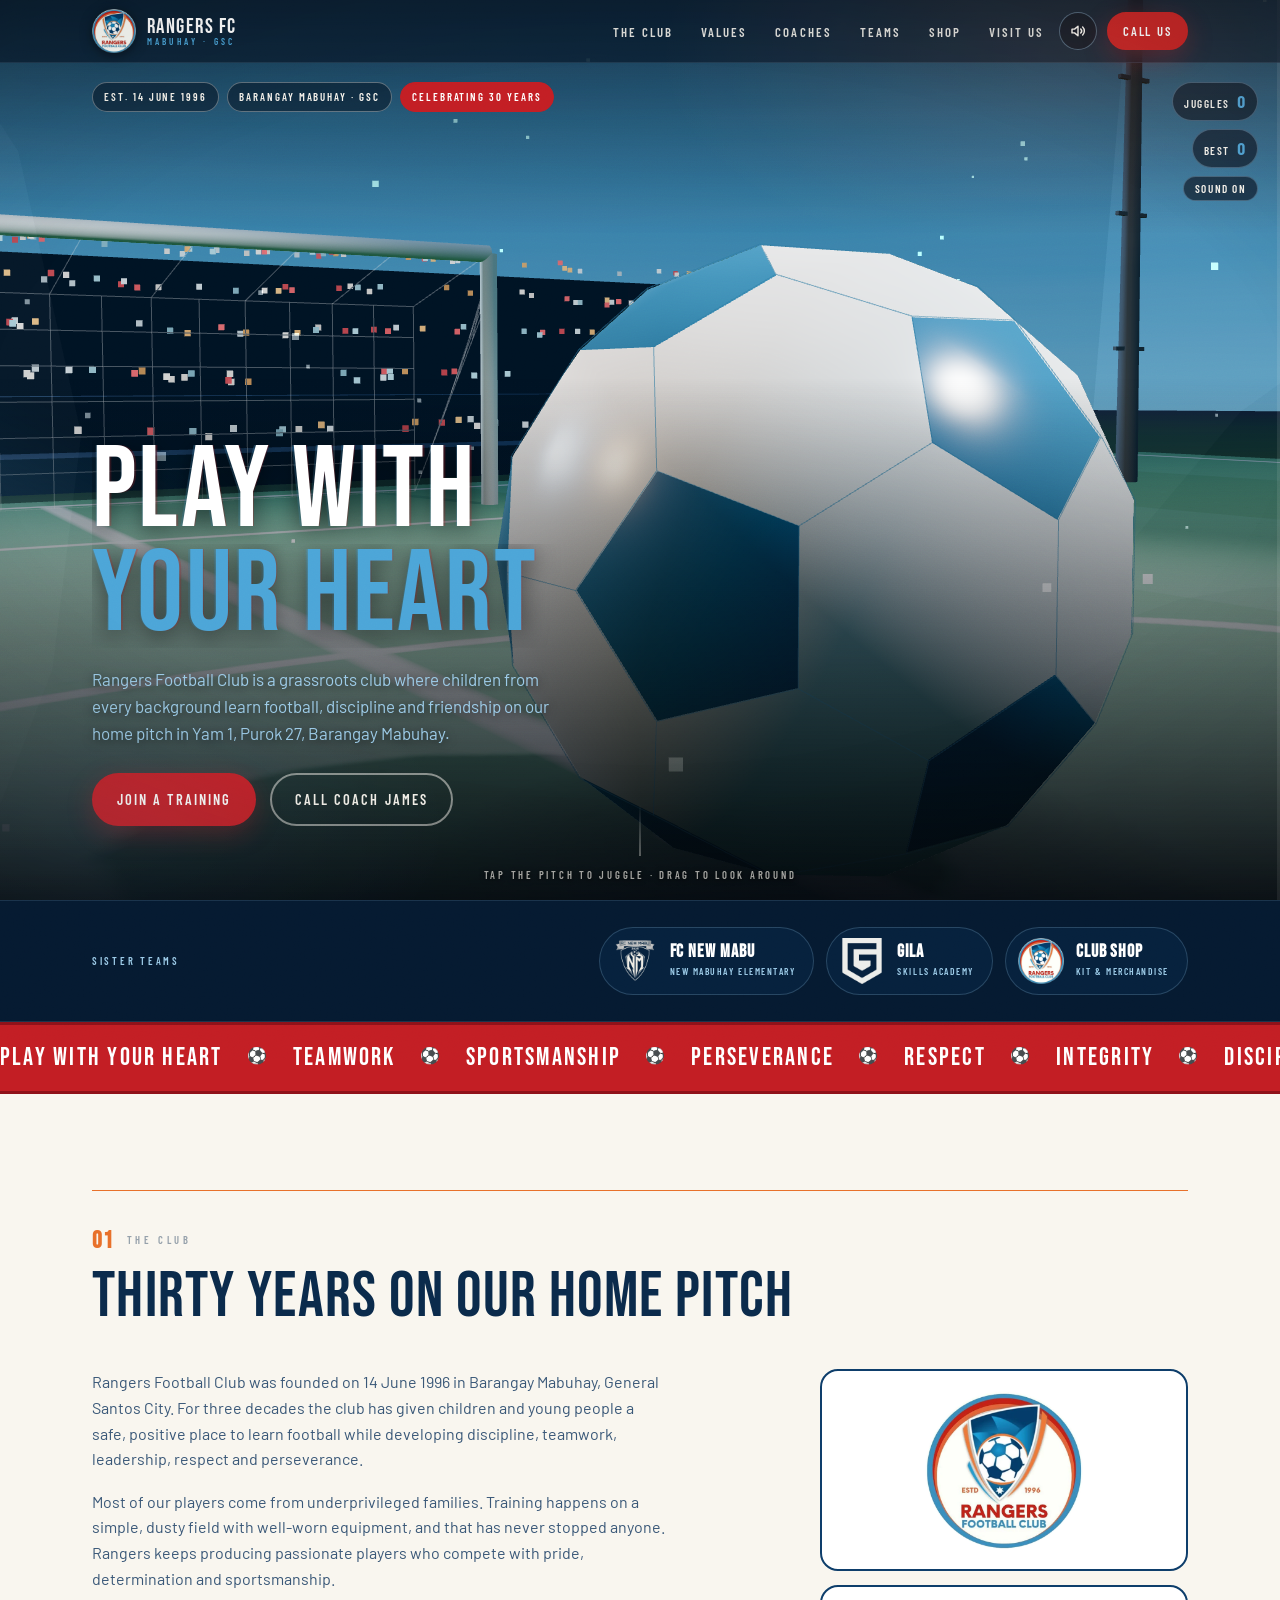
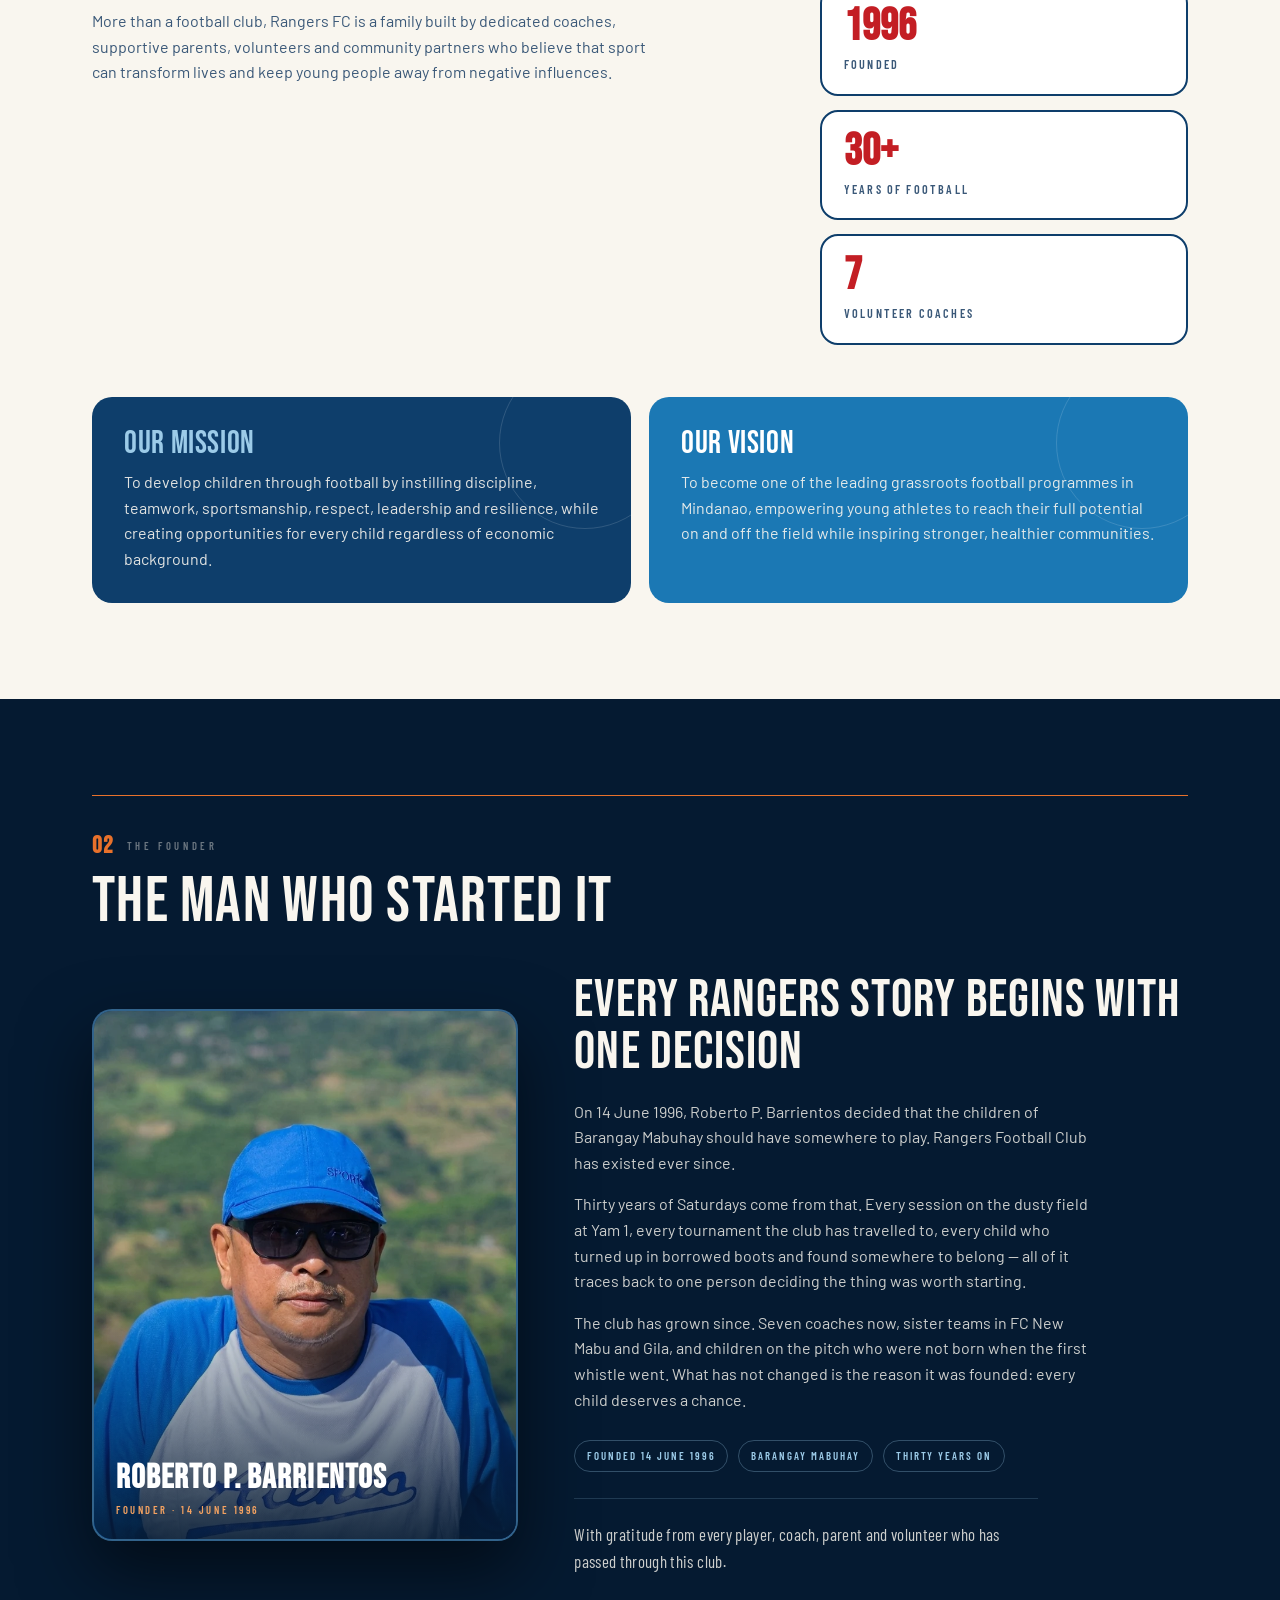
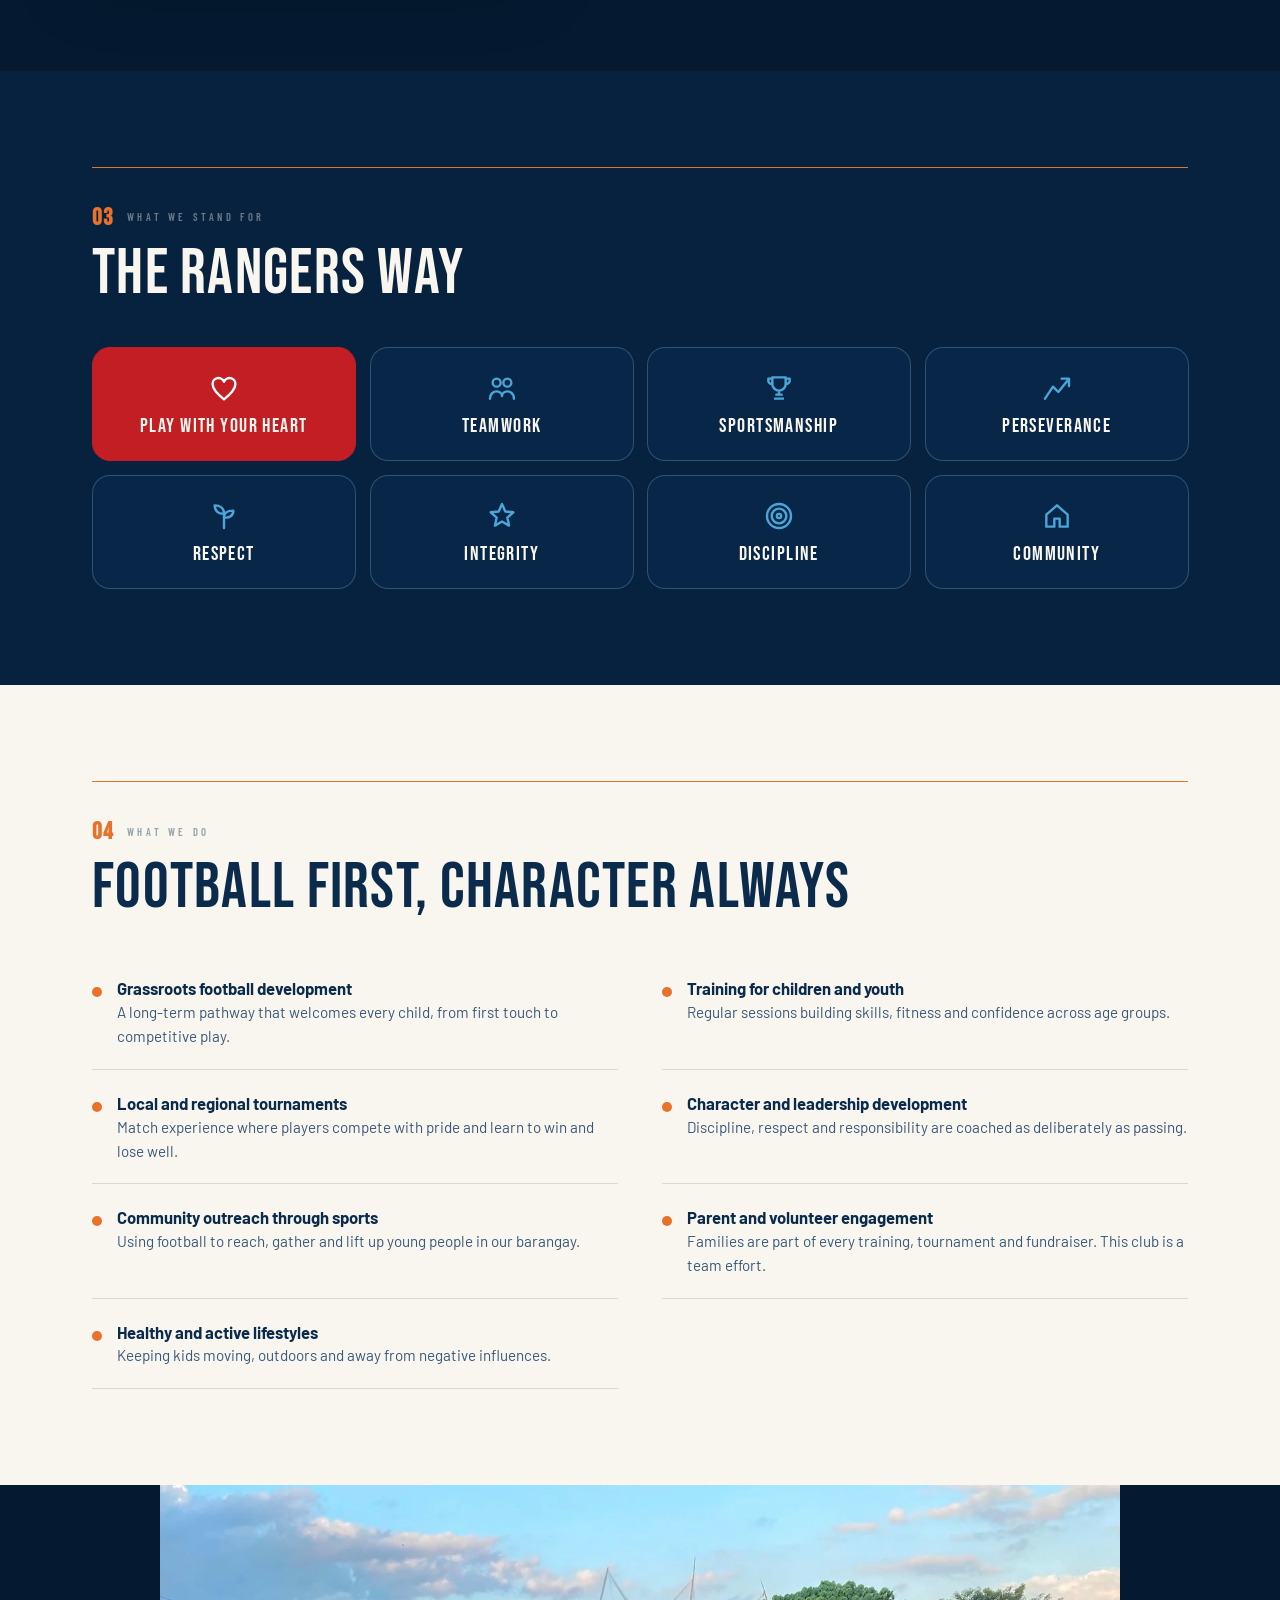
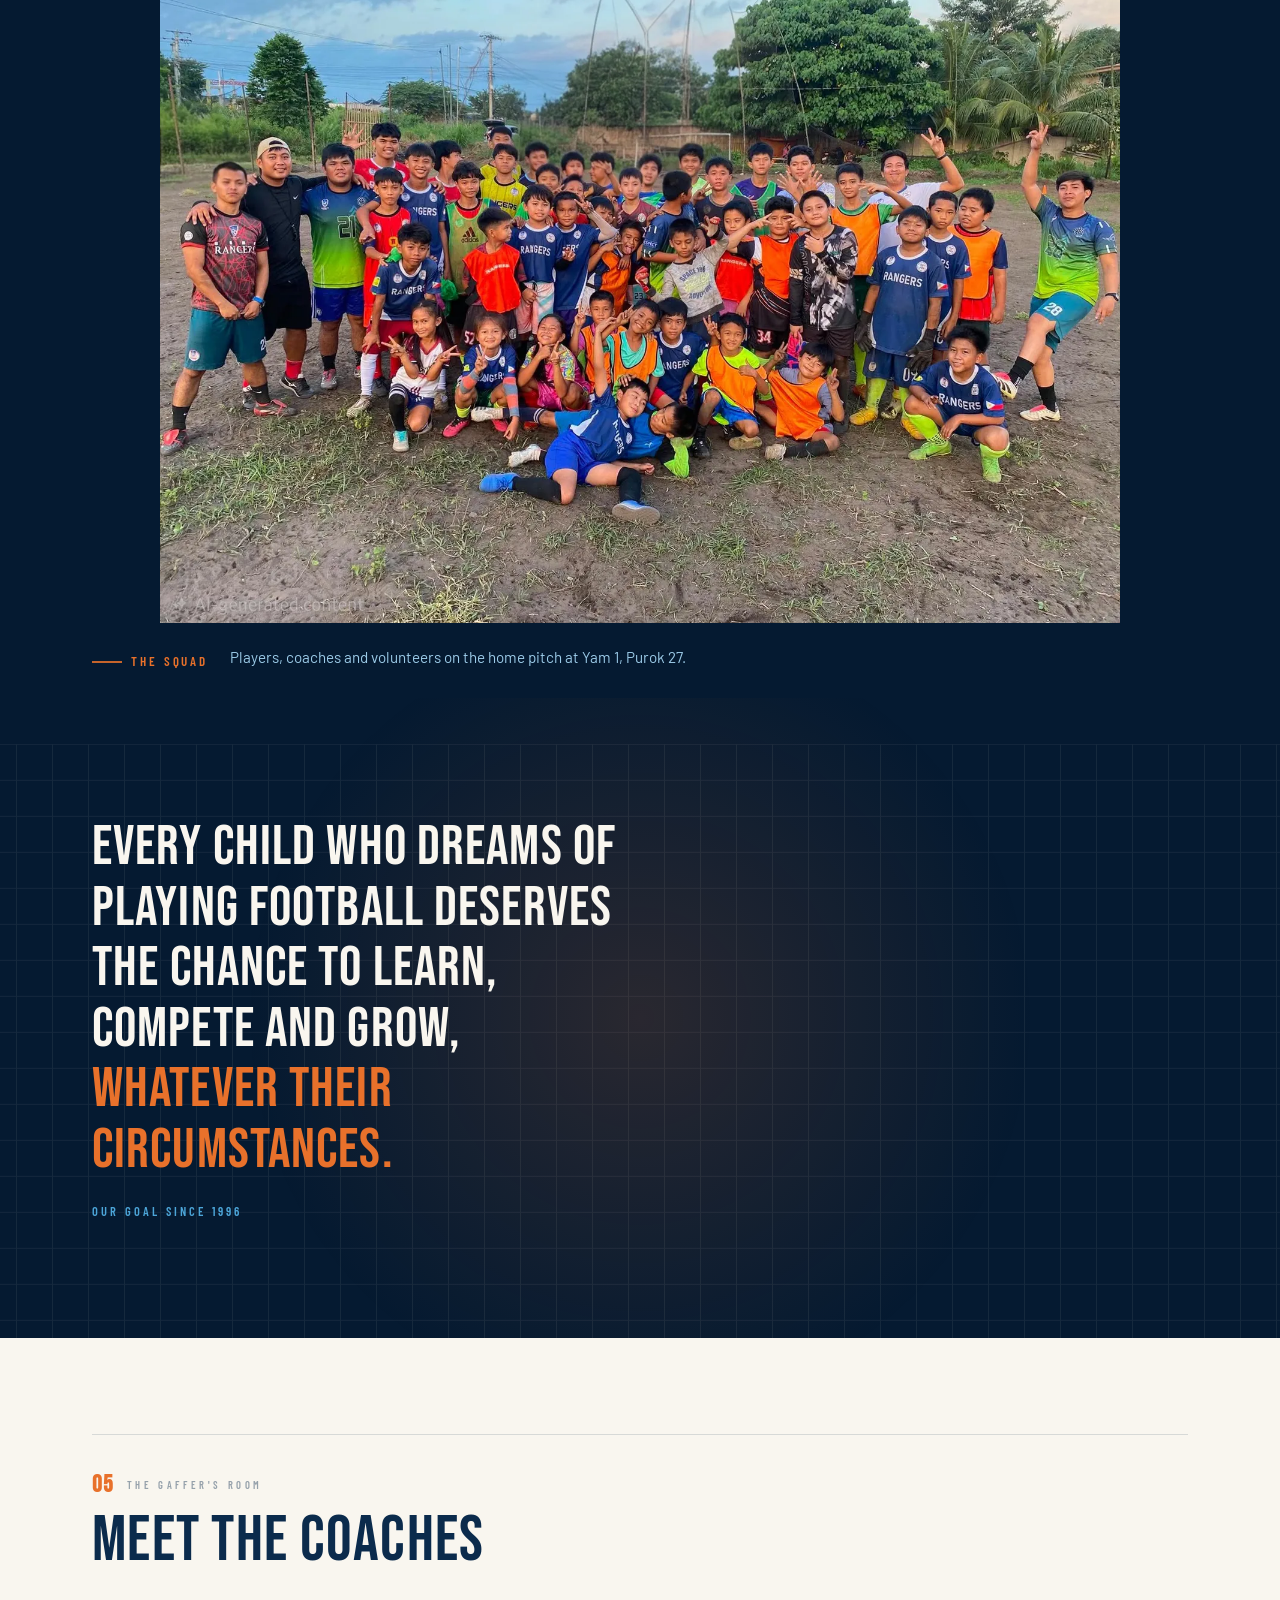
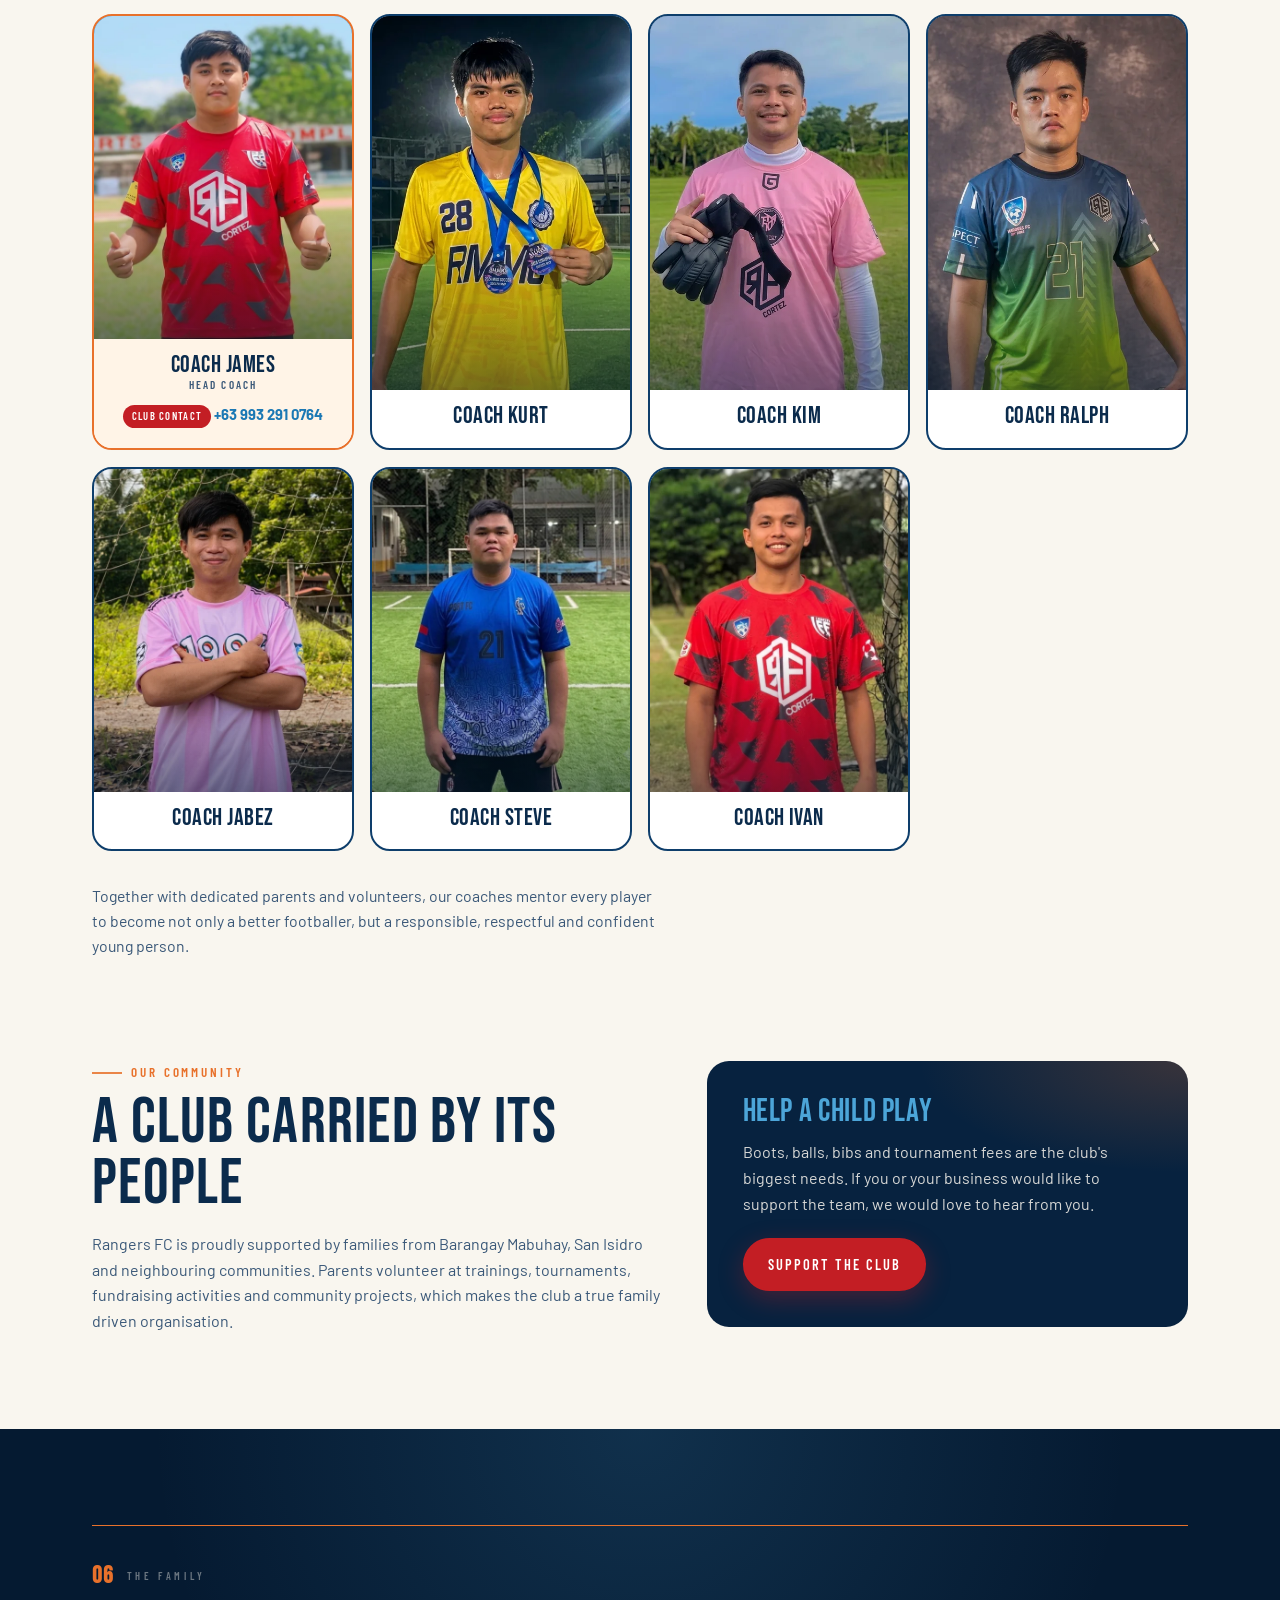
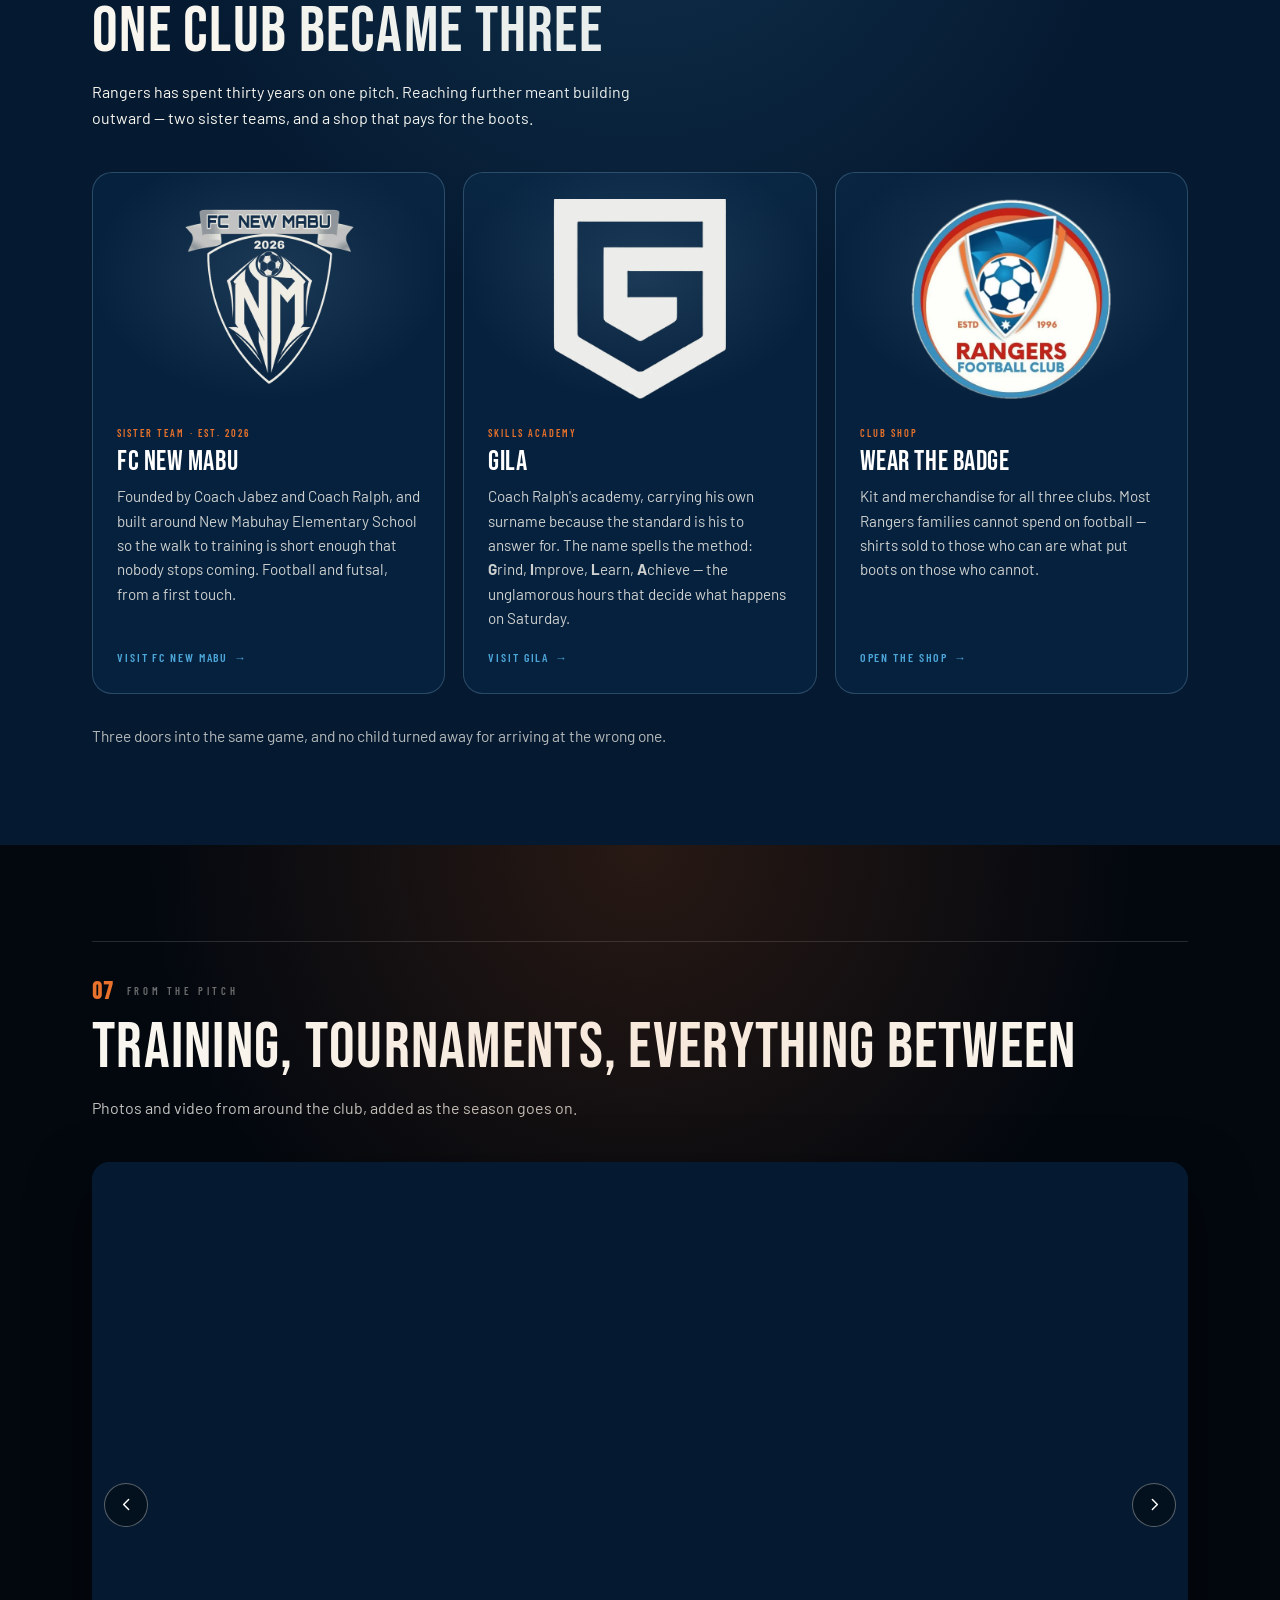
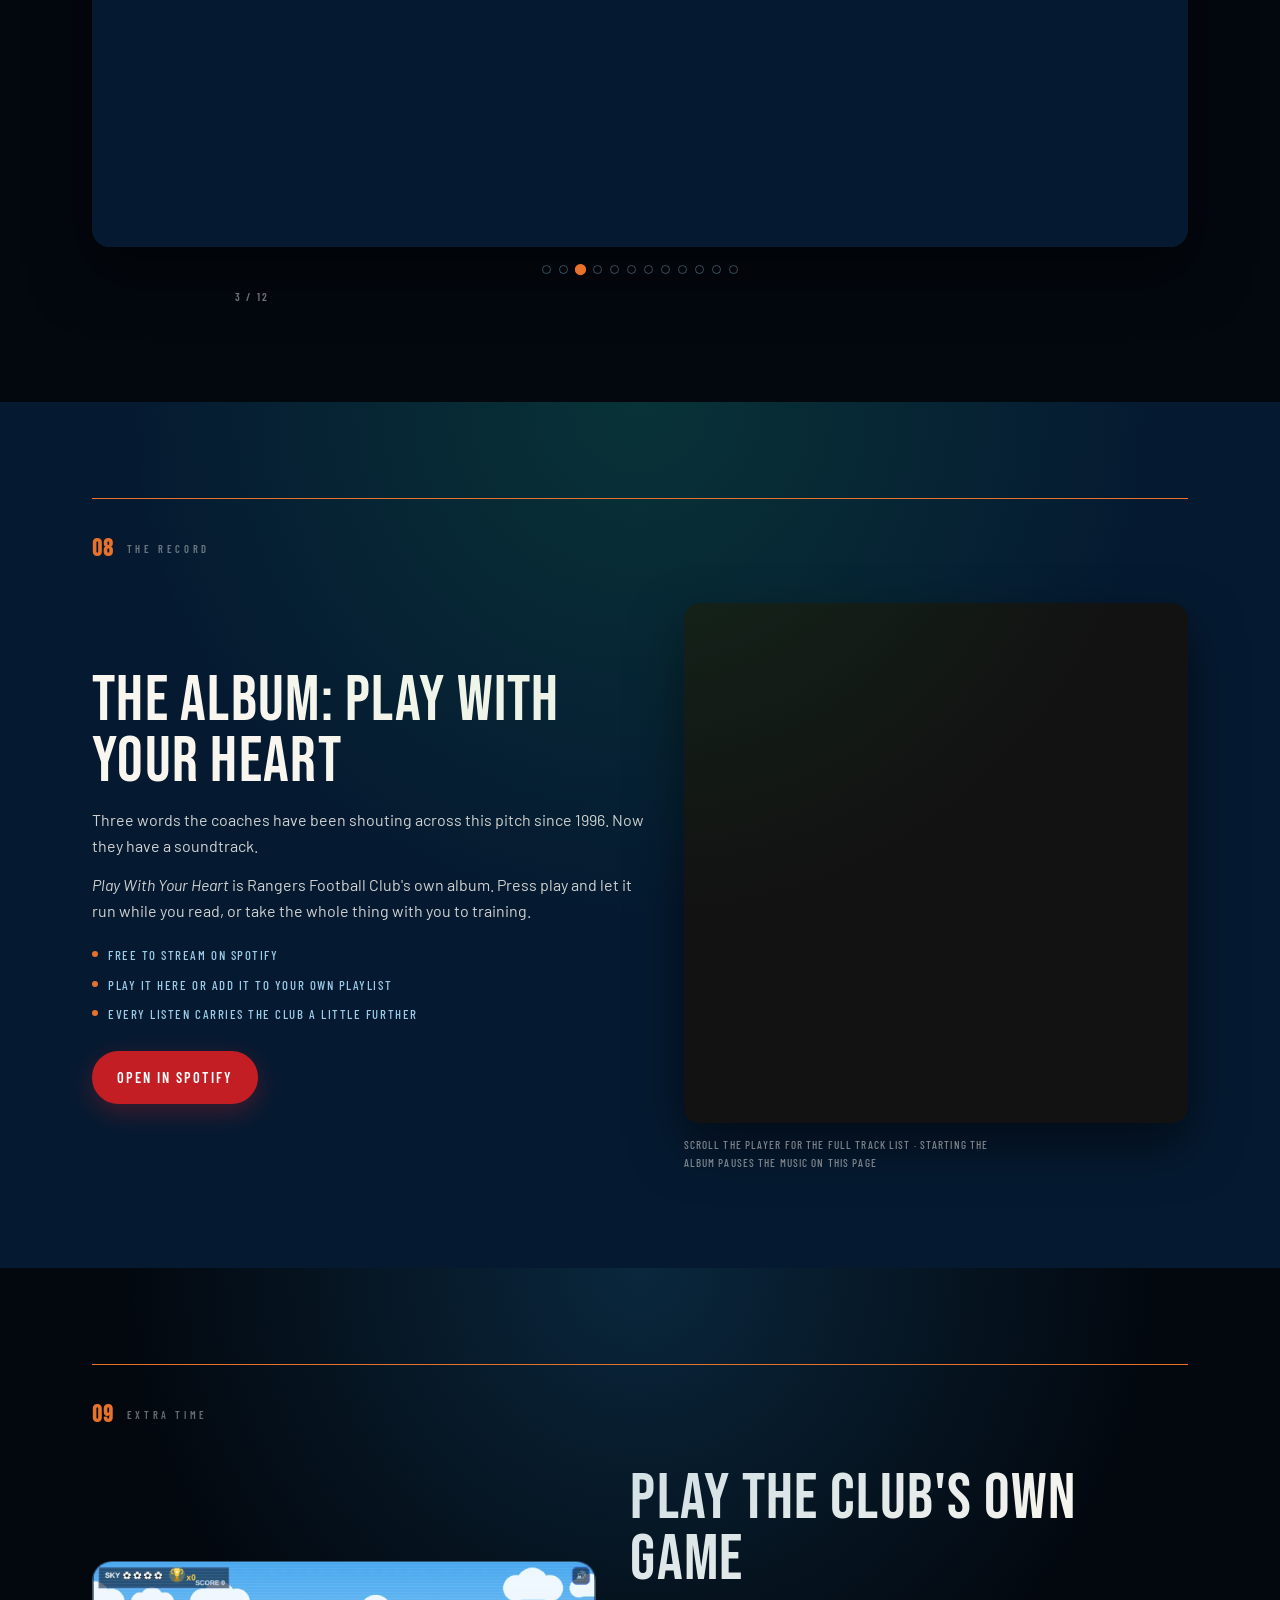
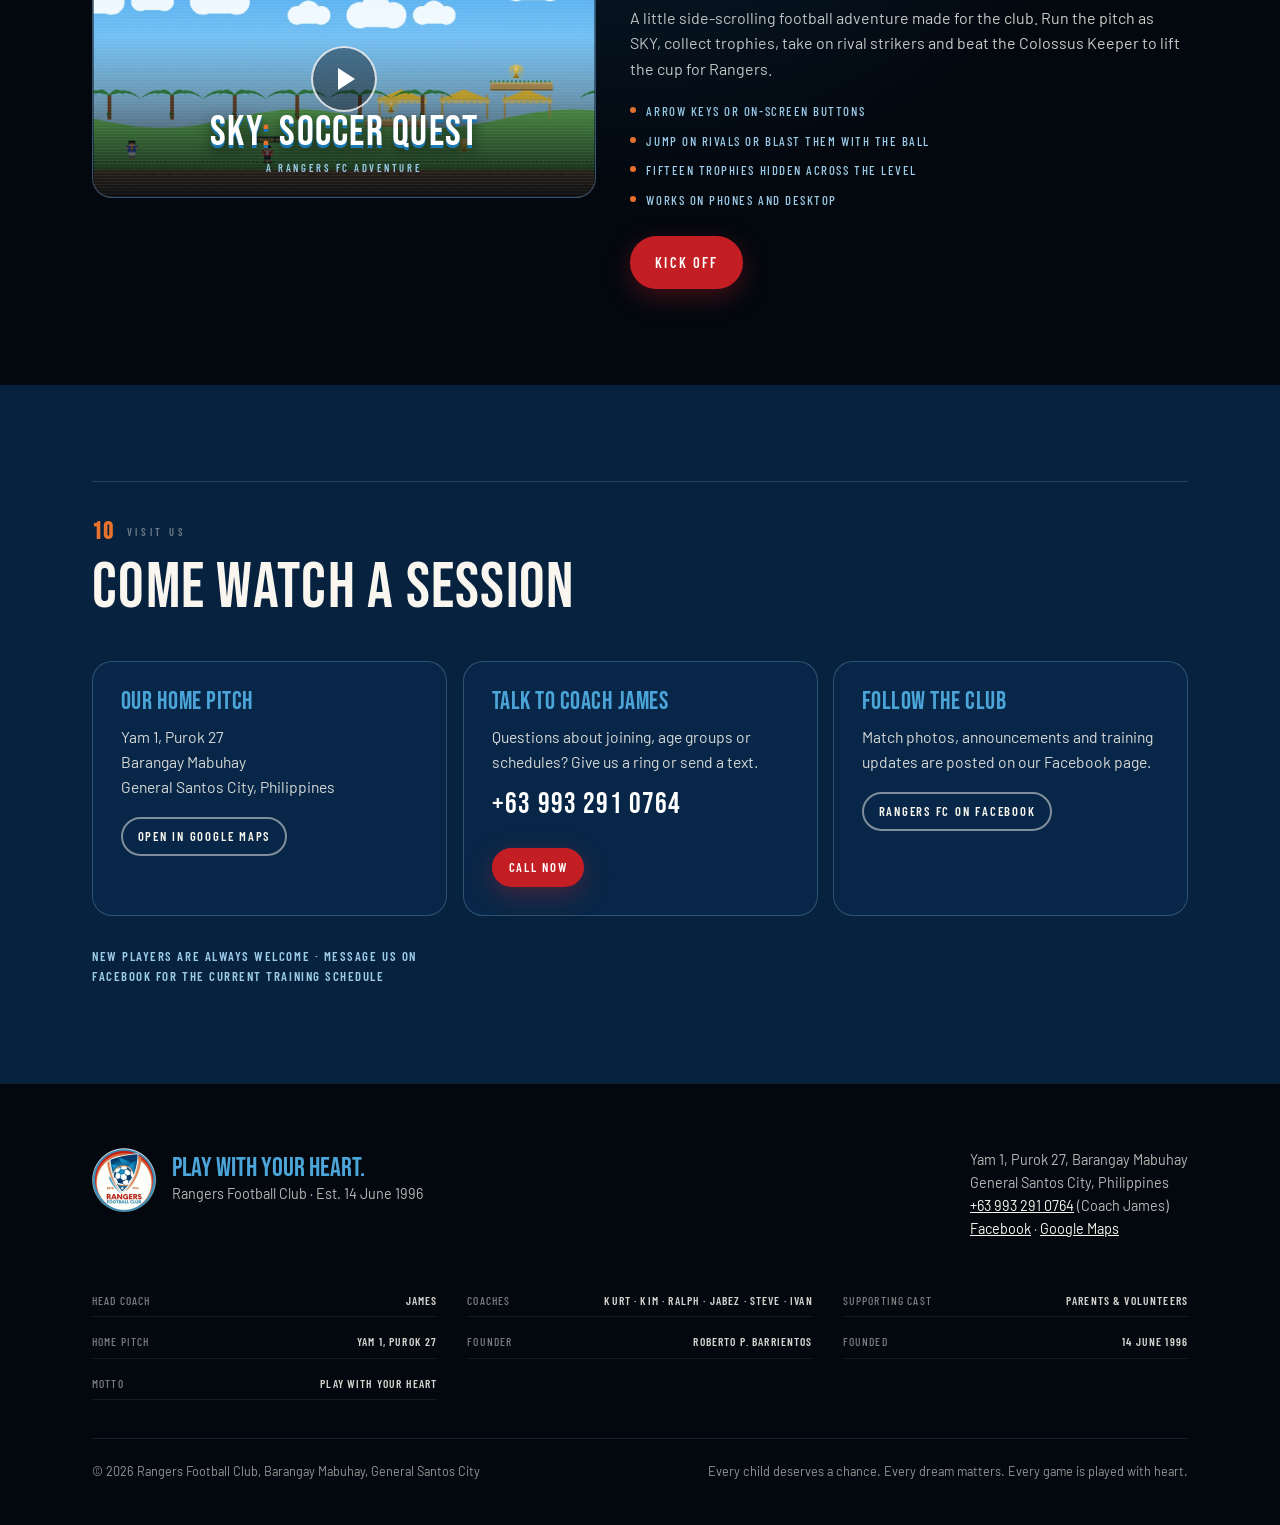
<file: index.html>
<!DOCTYPE html>
<html lang="en">
<head>
<meta charset="UTF-8" />
<meta name="viewport" content="width=device-width, initial-scale=1.0, viewport-fit=cover" />
<title>Rangers Football Club | Barangay Mabuhay, General Santos City</title>
<meta name="description" content="Rangers Football Club is a grassroots football club in Yam 1, Purok 27, Barangay Mabuhay, General Santos City. Founded 14 June 1996. Play with your heart." />
<meta name="theme-color" content="#05101F" />
<meta name="color-scheme" content="dark" />
<link rel="canonical" href="https://rangersfc.net/" />
<!-- Share cards. Facebook and Messenger need absolute URLs and a real
     1200x630 image, so these are deliberately not relative paths. -->
<meta property="og:type" content="website" />
<meta property="og:site_name" content="Rangers Football Club" />
<meta property="og:url" content="https://rangersfc.net/" />
<meta property="og:title" content="Rangers Football Club" />
<meta property="og:description" content="Grassroots football in Barangay Mabuhay, General Santos City since 1996. Play with your heart." />
<meta property="og:image" content="https://rangersfc.net/assets/og.png" />
<meta property="og:image:width" content="1200" />
<meta property="og:image:height" content="630" />
<meta property="og:image:alt" content="Rangers Football Club crest with the motto: play with your heart." />
<meta name="twitter:card" content="summary_large_image" />
<meta name="twitter:title" content="Rangers Football Club" />
<meta name="twitter:description" content="Grassroots football in Barangay Mabuhay, General Santos City since 1996. Play with your heart." />
<meta name="twitter:image" content="https://rangersfc.net/assets/og.png" />
<link rel="icon" type="image/png" href="assets/crest-icon.png" />
<link rel="apple-touch-icon" href="assets/crest-icon.png" />
<link rel="preload" as="image" href="assets/crest.webp" />
<link rel="preconnect" href="https://fonts.googleapis.com" />
<link rel="preconnect" href="https://fonts.gstatic.com" crossorigin />
<link href="https://fonts.googleapis.com/css2?family=Bebas+Neue&family=Barlow:wght@400;500;700&family=Barlow+Condensed:wght@500;600&display=swap" rel="stylesheet" />
<style>
/* ==========================================================================
   RANGERS FC — cinematic single page
   Palette and type carried from the club crest: navy, sky, red, orange, cream.
   ========================================================================== */
:root{
  --navy-deep:#07223F;
  --navy-ink:#051A31;
  --black:#03080F;
  --navy:#0E3E6B;
  --blue:#1B78B4;
  --sky:#4CA5D8;
  --sky-soft:#9CCBE8;
  --red:#C31E24;
  --red-bright:#E23037;
  --red-deep:#8F1119;
  --orange:#E8712B;
  --orange-soft:#F4A261;
  --cream:#F9F6EF;
  --cream-dim:#EFE8DA;
  --ink:#0B2B4C;
  --ink-soft:#3A5878;
  --display:'Bebas Neue','Arial Narrow',Impact,sans-serif;
  --body:'Barlow','Helvetica Neue',Arial,sans-serif;
  --cond:'Barlow Condensed','Arial Narrow',Arial,sans-serif;
  --bar:0px;                 /* letterbox bar height, animated by JS */
  --ease:cubic-bezier(.22,.61,.36,1);
  --ease-io:cubic-bezier(.65,.02,.28,1);
}
*{margin:0;padding:0;box-sizing:border-box}
html{scroll-behavior:smooth}
body{font-family:var(--body);background:var(--black);color:var(--cream);line-height:1.6;-webkit-font-smoothing:antialiased;overflow-x:hidden}
body.locked{overflow:hidden}
img,svg{display:block;max-width:100%}
a{color:inherit}
:focus-visible{outline:3px solid var(--orange);outline-offset:3px;border-radius:4px}
::selection{background:var(--sky);color:var(--navy-ink)}

.wrap{max-width:1140px;margin:0 auto;padding:0 22px}
.eyebrow{font-family:var(--cond);font-weight:600;letter-spacing:.22em;text-transform:uppercase;font-size:.82rem;display:inline-flex;align-items:center;gap:.7em;color:var(--orange)}
.eyebrow::before{content:"";width:30px;height:2px;background:currentColor;opacity:.85}
h1,h2,h3{font-family:var(--display);font-weight:400;letter-spacing:.02em;line-height:.95}
h2{font-size:clamp(2.5rem,6.4vw,4rem)}
p{max-width:64ch}

/* ==========================================================================
   1. FILM LAYER — grain, vignette, letterbox bars, light leak, flash
   These sit above everything and never take pointer events.
   ========================================================================== */
.film{position:fixed;inset:0;z-index:90;pointer-events:none}
#grain{
  position:fixed;inset:-160px;z-index:91;pointer-events:none;opacity:.055;
  mix-blend-mode:overlay;will-change:transform;
  background-image:url("data:image/svg+xml,%3Csvg xmlns='http://www.w3.org/2000/svg' width='220' height='220'%3E%3Cfilter id='n'%3E%3CfeTurbulence type='fractalNoise' baseFrequency='.82' numOctaves='3' stitchTiles='stitch'/%3E%3C/filter%3E%3Crect width='220' height='220' filter='url(%23n)' opacity='.9'/%3E%3C/svg%3E");
  animation:grainShift .7s steps(1) infinite;
}
@keyframes grainShift{
  0%{transform:translate(0,0)}      20%{transform:translate(-42px,26px)}
  40%{transform:translate(30px,-38px)} 60%{transform:translate(-26px,-22px)}
  80%{transform:translate(38px,34px)} 100%{transform:translate(0,0)}
}
#vig{position:fixed;inset:0;z-index:92;pointer-events:none;
  background:radial-gradient(120% 92% at 50% 46%,rgba(0,0,0,0) 42%,rgba(0,0,0,.2) 78%,rgba(0,0,0,.5) 100%)}
#leak{position:fixed;inset:0;z-index:91;pointer-events:none;mix-blend-mode:screen;opacity:.5;
  background:radial-gradient(46% 34% at 84% 6%,rgba(232,113,43,.24),rgba(232,113,43,0) 70%),
             radial-gradient(38% 30% at 8% 92%,rgba(76,165,216,.18),rgba(76,165,216,0) 70%);
  animation:leakDrift 19s ease-in-out infinite alternate}
@keyframes leakDrift{from{transform:translate3d(0,0,0) scale(1)}to{transform:translate3d(-3%,2%,0) scale(1.12)}}
.bars{position:fixed;left:0;right:0;height:var(--bar);background:#000;z-index:95;pointer-events:none;
  transition:height 1.1s var(--ease-io)}
.bars.top{top:0;box-shadow:0 6px 22px rgba(0,0,0,.6)}
.bars.bot{bottom:0;box-shadow:0 -6px 22px rgba(0,0,0,.6)}
#flash{position:fixed;inset:0;z-index:94;pointer-events:none;background:#fff;opacity:0;
  transition:opacity .5s ease}
#flash.on{opacity:.16;transition:opacity 0s}

/* Reticle — a soft focus ring that trails the pointer over the hero */
#reticle{position:fixed;top:0;left:0;width:46px;height:46px;margin:-23px 0 0 -23px;z-index:93;
  border:1px solid rgba(249,246,239,.55);border-radius:50%;pointer-events:none;opacity:0;
  transition:opacity .3s ease,width .2s var(--ease),height .2s var(--ease),border-color .2s}
#reticle::after{content:"";position:absolute;inset:48%;background:rgba(249,246,239,.8);border-radius:50%}
#reticle.on{opacity:.75}
#reticle.hot{width:70px;height:70px;border-color:var(--orange)}

/* Scroll progress — a thin reel of film down the right edge */
#reel{position:fixed;top:0;right:0;bottom:0;width:3px;z-index:70;background:rgba(249,246,239,.09);pointer-events:none}
#reel i{position:absolute;top:0;left:0;right:0;height:0;background:linear-gradient(180deg,var(--sky),var(--orange));
  box-shadow:0 0 12px rgba(232,113,43,.6)}

/* Chapter rail — a wide-screen HUD. Difference blending keeps it legible
   over both the cream and the navy chapters without recolouring per section. */
#rail{position:fixed;left:20px;top:50%;transform:translateY(-50%);z-index:70;display:none;
  pointer-events:none;mix-blend-mode:difference;opacity:0;transition:opacity .5s ease}
#rail.on{opacity:1}
#rail ol{list-style:none;display:flex;flex-direction:column;gap:15px;counter-reset:ch}
#rail li{display:flex;align-items:center;gap:9px;font-family:var(--cond);font-weight:600;
  letter-spacing:.2em;text-transform:uppercase;font-size:.64rem;color:rgba(255,255,255,.4);
  transition:color .35s ease}
#rail li::before{counter-increment:ch;content:"0" counter(ch);font-family:var(--display);
  font-size:.9rem;letter-spacing:.04em;line-height:1}
#rail li::after{content:"";width:12px;height:1px;background:currentColor;transition:width .4s var(--ease)}
#rail li.on{color:#fff}
#rail li.on::after{width:26px}
#rail li span{display:none;white-space:nowrap}
@media(min-width:1360px){#rail{display:block}}
@media(min-width:1560px){#rail li span{display:inline}}

/* ==========================================================================
   2. TITLE SEQUENCE — the opening shot
   ========================================================================== */
#intro{position:fixed;inset:0;z-index:120;background:var(--black);display:grid;place-items:center;
  overflow:hidden;transition:opacity .5s ease}
#intro .shutter{position:absolute;left:0;right:0;height:50.5%;background:var(--black);z-index:2;
  transition:transform 1.15s var(--ease-io)}
#intro .shutter.t{top:0}
#intro .shutter.b{bottom:0}
#intro.out .shutter.t{transform:translateY(-101%)}
#intro.out .shutter.b{transform:translateY(101%)}
#intro.out .seq,#intro.out .seq-skip{opacity:0;transition:opacity .35s ease}
#intro.gone{opacity:0;pointer-events:none}
.seq{position:relative;z-index:3;text-align:center;padding:24px}
.seq-crest{width:min(30vw,132px);margin:0 auto 26px;position:relative;border-radius:50%;overflow:hidden;
  opacity:0;transform:scale(.82);animation:crestIn 1.5s var(--ease) .25s forwards}
.seq-crest img{width:100%;filter:drop-shadow(0 14px 40px rgba(0,0,0,.8))}
.seq-crest::after{content:"";position:absolute;inset:0;
  background:linear-gradient(115deg,rgba(255,255,255,0) 40%,rgba(255,255,255,.5) 50%,rgba(255,255,255,0) 60%);
  mix-blend-mode:screen;transform:translateX(-140%);animation:sweep 1.4s ease 1.05s forwards}
@keyframes crestIn{to{opacity:1;transform:scale(1)}}
@keyframes sweep{to{transform:translateX(130%)}}
.seq-pres{font-family:var(--cond);font-weight:500;letter-spacing:.42em;text-transform:uppercase;
  font-size:.62rem;color:var(--sky);opacity:0;animation:fadeUp .9s var(--ease) .75s forwards}
.seq-title{font-family:var(--display);font-size:clamp(2.6rem,9vw,5.4rem);line-height:.92;color:#fff;
  margin:12px 0 8px;letter-spacing:.04em}
.seq-title span{display:block;overflow:hidden}
.seq-title span i{display:block;font-style:normal;transform:translateY(105%);
  animation:riseIn 1s var(--ease) forwards}
.seq-title span:nth-child(1) i{animation-delay:1.0s}
.seq-title span:nth-child(2) i{font-size:.38em;letter-spacing:.3em;color:var(--sky-soft);animation-delay:1.18s}
@keyframes riseIn{to{transform:translateY(0)}}
.seq-est{font-family:var(--cond);font-weight:500;letter-spacing:.3em;text-transform:uppercase;
  font-size:.68rem;color:rgba(249,246,239,.6);opacity:0;animation:fadeUp .9s var(--ease) 1.6s forwards}
@keyframes fadeUp{from{opacity:0;transform:translateY(10px)}to{opacity:1;transform:none}}
.seq-bar{width:min(240px,54vw);height:2px;background:rgba(249,246,239,.16);margin:30px auto 0;overflow:hidden}
.seq-bar i{display:block;height:100%;width:0;background:linear-gradient(90deg,var(--sky),var(--orange));
  animation:load 3.3s var(--ease-io) .2s forwards}
@keyframes load{to{width:100%}}
.seq-skip{position:absolute;bottom:26px;right:26px;z-index:4;background:none;border:1px solid rgba(249,246,239,.3);
  color:rgba(249,246,239,.75);font-family:var(--cond);font-weight:600;letter-spacing:.22em;text-transform:uppercase;
  font-size:.68rem;padding:.6em 1.2em;border-radius:999px;cursor:pointer;transition:.2s;
  opacity:0;animation:fadeUp .6s ease 1.2s forwards}
.seq-skip:hover{border-color:var(--orange);color:var(--orange)}

/* ==========================================================================
   3. NAV
   ========================================================================== */
.nav{position:fixed;top:var(--bar);left:0;right:0;z-index:80;background:rgba(5,16,31,.55);
  backdrop-filter:blur(12px);-webkit-backdrop-filter:blur(12px);
  border-bottom:1px solid rgba(156,203,232,.12);transition:background .35s,top 1.1s var(--ease-io),transform .45s var(--ease)}
.nav.scrolled{background:rgba(3,10,20,.94)}
.nav.hide{transform:translateY(-118%)}
.nav-inner{max-width:1140px;margin:0 auto;padding:9px 22px;display:flex;align-items:center;gap:14px}
.brand{display:flex;align-items:center;gap:11px;text-decoration:none}
.brand img{width:44px;height:44px;flex:none;filter:drop-shadow(0 2px 6px rgba(0,0,0,.5))}
.wordmark{font-family:var(--display);font-size:1.32rem;letter-spacing:.07em;line-height:1;color:#fff}
.wordmark small{display:block;font-family:var(--cond);font-size:.58rem;letter-spacing:.34em;color:var(--sky);font-weight:600}
.nav-links{display:none;gap:28px;margin-left:auto;list-style:none}
.nav-links a{text-decoration:none;font-family:var(--cond);font-weight:600;letter-spacing:.16em;
  text-transform:uppercase;font-size:.8rem;opacity:.88;position:relative;padding:2px 0}
.nav-links a::after{content:"";position:absolute;left:0;right:100%;bottom:-2px;height:1px;background:var(--orange);
  transition:right .3s var(--ease)}
.nav-links a:hover{opacity:1}
.nav-links a:hover::after{right:0}
.nav-end{display:flex;align-items:center;gap:10px;margin-left:auto}
.nav-call{white-space:nowrap}
@media(min-width:860px){.nav-links{display:flex}.nav-end{margin-left:0}}
/* the sound switch costs width, so tighten the bar on small phones */
@media(max-width:430px){
  .nav-inner{padding:8px 14px;gap:9px}
  .wordmark{font-size:1.16rem}
  .wordmark small{letter-spacing:.26em}
  .brand img{width:38px;height:38px}
  .nav-end{gap:8px}
  .nav-call{padding:.55em .9em;font-size:.72rem}
}
@media(max-width:360px){
  .nav-inner{padding:8px 10px;gap:7px}
  .brand{gap:8px}
  .brand img{width:34px;height:34px}
  .wordmark{font-size:1rem}
  .wordmark small{font-size:.52rem;letter-spacing:.2em}
  .nav-snd{width:32px;height:32px}
  .nav-snd svg{width:16px;height:16px}
  .nav-end{gap:6px}
  .nav-call{padding:.5em .72em;font-size:.66rem;letter-spacing:.08em}
}
/* always-reachable sound switch — the hero's own toggle scrolls away */
.nav-snd{flex:none;width:38px;height:38px;border-radius:50%;cursor:pointer;
  border:1px solid rgba(156,203,232,.4);background:rgba(3,12,26,.5);color:var(--cream);
  display:grid;place-items:center;transition:border-color .2s,color .2s,background .2s}
.nav-snd:hover{border-color:var(--sky);background:rgba(27,120,180,.22)}
.nav-snd svg{width:18px;height:18px;fill:none;stroke:currentColor;stroke-width:1.9;
  stroke-linecap:round;stroke-linejoin:round}
.nav-snd .wave{opacity:1;transition:opacity .2s}
.nav-snd .slash{opacity:0;transition:opacity .2s}
/* Browsers hold audio back until the page has been touched. When that
   happens, say so quietly rather than sitting there silently. */
.snd-cue{position:fixed;top:66px;right:14px;z-index:79;pointer-events:none;
  font-family:var(--cond);font-weight:600;letter-spacing:.14em;text-transform:uppercase;
  font-size:.62rem;color:#fff;background:var(--red);padding:.5em .9em;border-radius:999px;
  box-shadow:0 10px 28px rgba(0,0,0,.5);opacity:0;transform:translateY(-6px);
  transition:opacity .45s var(--ease),transform .45s var(--ease)}
.snd-cue.show{opacity:1;transform:none}
@media(max-width:430px){.snd-cue{top:60px;right:10px;font-size:.58rem}}
@media(prefers-reduced-motion:reduce){.snd-cue{transition:none}}
.nav-snd.off{color:rgba(249,246,239,.5)}
.nav-snd.off .wave{opacity:0}
.nav-snd.off .slash{opacity:1}

/* ==========================================================================
   4. BUTTONS
   ========================================================================== */
.btn{display:inline-flex;align-items:center;gap:.55em;font-family:var(--cond);font-weight:600;
  letter-spacing:.14em;text-transform:uppercase;font-size:.9rem;text-decoration:none;padding:.9em 1.6em;
  border-radius:999px;cursor:pointer;border:2px solid transparent;position:relative;overflow:hidden;
  transition:transform .25s var(--ease),background .25s,color .25s,border-color .25s,box-shadow .25s}
.btn span{position:relative;z-index:2}
.btn::before{content:"";position:absolute;inset:0;background:currentColor;opacity:0;transform:scaleX(0);
  transform-origin:left;transition:transform .35s var(--ease),opacity .35s}
.btn:hover{transform:translateY(-3px)}
.btn-red{background:var(--red);color:#fff;border-color:var(--red);box-shadow:0 8px 26px rgba(195,30,36,.32)}
.btn-red:hover{background:var(--red-bright);border-color:var(--red-bright);box-shadow:0 14px 34px rgba(226,48,55,.42)}
.btn-ghost{border-color:rgba(249,246,239,.5);color:var(--cream)}
.btn-ghost:hover{border-color:#fff;background:rgba(249,246,239,.1)}
.btn-navy{border-color:var(--navy);color:var(--navy)}
.btn-navy:hover{background:var(--navy);color:#fff}
.btn-sm{padding:.58em 1.15em;font-size:.79rem}

/* ==========================================================================
   5. HERO — the WebGL stage
   ========================================================================== */
.hero{position:relative;height:100svh;min-height:600px;max-height:1100px;overflow:hidden;
  background:linear-gradient(180deg,#03080f 0%,#0a2140 46%,#153f6e 70%,#a35427 100%)}
#stage{position:absolute;inset:0;touch-action:pan-y;cursor:pointer}
#stage canvas{position:absolute;inset:0;display:block}
.scrim{position:absolute;inset:0;pointer-events:none;
  background:linear-gradient(to top,rgba(3,8,15,.94) 0%,rgba(3,8,15,.45) 32%,rgba(3,8,15,0) 58%),
             linear-gradient(to bottom,rgba(3,8,15,.6) 0%,rgba(3,8,15,0) 26%)}
.hero-ui{position:absolute;inset:0;pointer-events:none;display:flex;flex-direction:column;justify-content:flex-end}
.hero-ui .wrap{width:100%;padding-bottom:74px}
.hero-pills{position:absolute;top:calc(var(--bar) + 82px);left:0;right:0;transition:top 1.1s var(--ease-io)}
.hero-pills .wrap{display:flex;flex-wrap:wrap;gap:8px}
.pill{font-family:var(--cond);font-weight:600;letter-spacing:.18em;text-transform:uppercase;font-size:.68rem;
  padding:.5em 1em;border-radius:999px;border:1px solid rgba(249,246,239,.34);background:rgba(3,12,26,.5);
  backdrop-filter:blur(5px);-webkit-backdrop-filter:blur(5px)}
.pill-red{background:var(--red);border-color:var(--red);color:#fff}
.hero h1{font-size:clamp(3.4rem,11vw,7.2rem);color:#fff;line-height:.9;
  text-shadow:0 4px 24px rgba(0,0,0,.6), 1.5px 0 0 rgba(226,48,55,.28), -1.5px 0 0 rgba(76,165,216,.28)}
.hero h1 .accent{color:var(--sky)}
.hero h1 .ln{display:block;overflow:hidden}
.hero h1 .ln i{display:block;font-style:normal;transform:translateY(106%);
  transition:transform 1.05s var(--ease)}
.hero.live h1 .ln i{transform:none}
.hero h1 .ln:nth-child(2) i{transition-delay:.12s}
.hero-sub{margin:18px 0 26px;font-size:1.06rem;color:var(--sky-soft);max-width:48ch;
  text-shadow:0 2px 10px rgba(0,0,0,.7);opacity:0;transform:translateY(14px);
  transition:opacity .9s var(--ease) .35s,transform .9s var(--ease) .35s}
.hero.live .hero-sub{opacity:1;transform:none}
.hero-cta{display:flex;flex-wrap:wrap;gap:14px;opacity:0;transform:translateY(14px);
  transition:opacity .9s var(--ease) .5s,transform .9s var(--ease) .5s}
.hero.live .hero-cta{opacity:1;transform:none}
.hero-cta .btn{pointer-events:auto}
.hud{position:absolute;top:calc(var(--bar) + 82px);right:0;pointer-events:none;transition:top 1.1s var(--ease-io)}
.hud .wrap{display:flex;flex-direction:column;align-items:flex-end;gap:8px}
.hud span,.hud button{font-family:var(--cond);font-weight:600;letter-spacing:.14em;text-transform:uppercase;
  font-size:.7rem;background:rgba(3,12,26,.62);border:1px solid rgba(156,203,232,.32);padding:.45em .95em;
  border-radius:999px;color:var(--cream)}
.hud b{color:var(--sky);font-size:1.06rem;margin-left:.4em;font-variant-numeric:tabular-nums}
.hud button{pointer-events:auto;cursor:pointer;transition:border-color .2s,color .2s}
.hud button:hover{border-color:var(--sky);color:#fff}
#hint{position:absolute;bottom:16px;left:0;right:0;text-align:center;font-family:var(--cond);font-weight:600;
  letter-spacing:.26em;text-transform:uppercase;font-size:.66rem;color:rgba(249,246,239,.7);
  pointer-events:none;text-shadow:0 1px 5px rgba(0,0,0,.9)}
#scrollcue{position:absolute;bottom:44px;left:50%;transform:translateX(-50%);width:1px;height:52px;
  background:linear-gradient(180deg,rgba(249,246,239,0),rgba(249,246,239,.7));pointer-events:none;
  animation:cue 2.4s ease-in-out infinite}
@keyframes cue{0%,100%{opacity:.25;transform:translateX(-50%) scaleY(.55)}50%{opacity:1;transform:translateX(-50%) scaleY(1)}}
#pop{position:absolute;top:36%;left:0;right:0;text-align:center;font-family:var(--display);
  font-size:clamp(2.2rem,7.5vw,4.4rem);color:var(--orange);opacity:0;transform:scale(.7);pointer-events:none;
  text-shadow:0 4px 26px rgba(0,0,0,.7)}
#pop.show{animation:pop 1.35s ease forwards}
@keyframes pop{0%{opacity:0;transform:scale(.6)}18%{opacity:1;transform:scale(1.09)}30%{transform:scale(1)}
  75%{opacity:1}100%{opacity:0;transform:scale(1.06) translateY(-16px)}}
/* Static stand-in for the stage when WebGL is unavailable or motion is reduced.
   Sits in the right third and stays behind the headline. */
.hero-fb{display:none;position:absolute;inset:0;align-items:center;justify-content:center;pointer-events:none}
.hero-fb img{width:min(56vw,320px);filter:drop-shadow(0 18px 46px rgba(0,0,0,.6));opacity:.3}
@media(min-width:900px){
  .hero-fb{justify-content:flex-end;padding-right:9%}
  .hero-fb img{width:min(34vw,380px);opacity:.5}
}
.hero.fb #stage,.hero.fb .hud,.hero.fb #hint,.hero.fb #pop{display:none}
.hero.fb .hero-fb{display:flex}
@media(max-width:640px){
  .hero-ui .wrap{padding-bottom:58px}
  .hud{top:calc(var(--bar) + 74px)}
  .hero-pills{top:calc(var(--bar) + 74px)}
  .hero-pills .wrap{padding-right:120px}
  .hero-pills .pill{font-size:.62rem;padding:.45em .8em}
  .hero-pills .pill:nth-child(2){display:none}   /* the location repeats in the copy below */
  .hero-sub{font-size:.98rem;margin:14px 0 22px}
  #scrollcue{display:none}
  .scrim{background:linear-gradient(to top,rgba(3,8,15,.96) 0%,rgba(3,8,15,.62) 40%,rgba(3,8,15,0) 66%),
                    linear-gradient(to bottom,rgba(3,8,15,.66) 0%,rgba(3,8,15,0) 24%)}
}

/* Sister teams — the two clubs Rangers grew into, sat directly under the hero */
.sisters{background:var(--navy-ink);border-top:1px solid rgba(156,203,232,.14);
  border-bottom:1px solid rgba(156,203,232,.14);padding:26px 0;position:relative;z-index:2}
.sisters .wrap{display:flex;flex-wrap:wrap;align-items:center;gap:18px 26px}
.sisters-lab{font-family:var(--cond);font-weight:600;letter-spacing:.26em;text-transform:uppercase;
  font-size:.66rem;color:var(--sky-soft);flex:none}
.sisters-links{display:flex;flex-wrap:wrap;gap:12px;margin-left:auto}
.sis{display:flex;align-items:center;gap:12px;text-decoration:none;padding:10px 18px 10px 12px;
  border:1px solid rgba(156,203,232,.22);border-radius:999px;background:rgba(14,62,107,.22);
  transition:border-color .3s,background .3s,transform .25s var(--ease)}
.sis:hover{border-color:var(--orange);background:rgba(232,113,43,.12);transform:translateY(-3px)}
.sis img{width:46px;height:46px;object-fit:contain;flex:none}
.sis b{display:block;font-family:var(--display);font-size:1.15rem;letter-spacing:.05em;
  line-height:1;color:#fff}
.sis span{display:block;font-family:var(--cond);font-weight:600;letter-spacing:.16em;
  text-transform:uppercase;font-size:.6rem;color:var(--sky-soft);margin-top:3px}
@media(max-width:700px){
  .sisters .wrap{flex-direction:column;align-items:stretch}
  .sisters-links{margin-left:0;flex-direction:column}
  .sis{justify-content:flex-start}
}

/* ==========================================================================
   6. TICKER
   ========================================================================== */
.ticker{background:var(--red);color:#fff;overflow:hidden;border-top:3px solid var(--red-deep);
  border-bottom:3px solid var(--red-deep);position:relative;z-index:2}
.ticker-track{display:flex;width:max-content;animation:tick 34s linear infinite;will-change:transform}
.ticker-track span{font-family:var(--display);font-size:1.55rem;letter-spacing:.09em;padding:13px 0;white-space:nowrap}
.ticker-track span::after{content:"⚽";font-size:1rem;margin:0 24px;vertical-align:middle}
@keyframes tick{to{transform:translateX(-50%)}}

/* ==========================================================================
   7. SECTIONS
   ========================================================================== */
section{padding:96px 0;position:relative}
.on-light{background:var(--cream);color:var(--ink)}
.on-light p{color:var(--ink-soft)}
.on-dark-nvy{background:var(--navy-deep)}
.on-black{background:var(--black)}
.section-head{margin-bottom:42px}
.section-head p{margin-top:16px}
/* chapter slate */
.slate{font-family:var(--cond);font-weight:600;letter-spacing:.34em;text-transform:uppercase;font-size:.66rem;
  color:rgba(249,246,239,.42);margin-bottom:14px;display:flex;align-items:center;gap:12px}
.on-light .slate{color:rgba(11,43,76,.42)}
.slate b{font-family:var(--display);font-size:1.5rem;letter-spacing:.06em;color:var(--orange);line-height:1}
/* a hairline that draws itself across the top of each chapter */
.rulewrap{height:1px;background:rgba(249,246,239,.14);overflow:hidden;margin-bottom:38px}
.on-light .rulewrap{background:rgba(11,43,76,.14)}
.rulewrap i{display:block;height:100%;width:100%;background:var(--orange);
  transform:scaleX(0);transform-origin:left;transition:transform 1.5s var(--ease-io)}
.rulewrap.in i{transform:scaleX(1)}

/* About */
.about-grid{display:grid;gap:44px}
@media(min-width:880px){.about-grid{grid-template-columns:1.3fr .7fr}}
.about-copy p+p{margin-top:17px}
.stats{display:grid;gap:14px;align-content:start}
.crest-card{border:2px solid var(--navy);border-radius:18px;background:#fff;padding:20px;display:flex;
  justify-content:center;position:relative;overflow:hidden}
.crest-card img{width:158px;height:158px;transition:transform .8s var(--ease)}
.crest-card:hover img{transform:scale(1.05) rotate(-2deg)}
.crest-card::after{content:"";position:absolute;top:0;bottom:0;width:40%;left:-60%;
  background:linear-gradient(100deg,rgba(255,255,255,0),rgba(255,255,255,.75),rgba(255,255,255,0));
  transition:left .9s var(--ease)}
.crest-card:hover::after{left:120%}
.stat{border:2px solid var(--navy);border-radius:18px;padding:18px 22px;background:#fff}
.stat b{display:block;font-family:var(--display);font-size:2.8rem;line-height:1;color:var(--red);
  font-variant-numeric:tabular-nums}
/* direct child only — the counter inside <b> must keep the display size */
.stat > span{font-family:var(--cond);font-weight:600;letter-spacing:.18em;text-transform:uppercase;
  font-size:.76rem;color:var(--ink-soft)}
/* ---------- the founder ---------- */
.founder-grid{display:grid;gap:34px;align-items:center}
@media(min-width:900px){.founder-grid{grid-template-columns:minmax(0,.82fr) minmax(0,1.18fr);gap:56px}}
.founder-shot{position:relative;border-radius:20px;overflow:hidden;border:2px solid rgba(156,203,232,.26);
  background:var(--navy);box-shadow:0 30px 70px rgba(0,0,0,.55)}
.founder-shot img{width:100%;height:auto;display:block}
.founder-shot::after{content:"";position:absolute;inset:0;pointer-events:none;
  background:linear-gradient(180deg,rgba(5,26,49,0) 52%,rgba(5,26,49,.9) 100%)}
.founder-plate{position:absolute;left:0;right:0;bottom:0;z-index:2;padding:24px 22px 20px}
.founder-plate b{display:block;font-family:var(--display);font-size:clamp(1.55rem,3.6vw,2.15rem);
  letter-spacing:.03em;color:#fff;line-height:1}
.founder-plate span{display:block;margin-top:7px;font-family:var(--cond);font-weight:600;
  letter-spacing:.24em;text-transform:uppercase;font-size:.66rem;color:var(--orange-soft)}
.founder-copy h3{font-family:var(--display);font-size:clamp(2.1rem,5.2vw,3.3rem);line-height:.98;
  color:var(--cream);margin-bottom:20px}
.founder-copy p{color:rgba(249,246,239,.82);max-width:58ch}
.founder-copy p+p{margin-top:16px}
.founder-chips{display:flex;flex-wrap:wrap;gap:10px;margin-top:28px}
.founder-chips span{font-family:var(--cond);font-weight:600;letter-spacing:.18em;text-transform:uppercase;
  font-size:.68rem;padding:.55em 1.1em;border-radius:999px;border:1px solid rgba(156,203,232,.3);
  color:var(--sky-soft)}
.founder-note{margin-top:26px;padding-top:22px;border-top:1px solid rgba(156,203,232,.18);
  font-family:var(--cond);font-size:1.06rem;letter-spacing:.02em;color:var(--sky-soft)}
.mv-grid{display:grid;gap:18px;margin-top:52px}
@media(min-width:720px){.mv-grid{grid-template-columns:1fr 1fr}}
.mv-card{border-radius:20px;padding:32px;background:var(--navy);color:var(--cream);position:relative;overflow:hidden}
.mv-card::before{content:"";position:absolute;right:-40px;top:-40px;width:170px;height:170px;border-radius:50%;
  border:1px solid rgba(255,255,255,.14)}
.mv-card.alt{background:var(--blue)}
.mv-card h3{font-size:2rem;margin-bottom:10px;color:var(--sky-soft)}
.mv-card.alt h3{color:#fff}
.mv-card p{color:rgba(249,246,239,.9);max-width:none}

/* Values */
.values-grid{display:grid;grid-template-columns:repeat(2,1fr);gap:14px}
@media(min-width:760px){.values-grid{grid-template-columns:repeat(4,1fr)}}
.value{border:1px solid rgba(156,203,232,.26);border-radius:18px;padding:24px 18px;text-align:center;
  background:rgba(14,62,107,.22);position:relative;overflow:hidden;
  transition:border-color .3s,background .3s,box-shadow .3s,transform .25s var(--ease)}
.value::after{content:"";position:absolute;inset:0;opacity:0;transition:opacity .35s;
  background:radial-gradient(70% 70% at 50% 0%,rgba(76,165,216,.28),transparent 72%)}
.value:hover{border-color:var(--sky);box-shadow:0 16px 34px rgba(0,0,0,.36)}
.value:hover::after{opacity:1}
.value svg{width:32px;height:32px;margin:0 auto 13px;stroke:var(--sky);fill:none;stroke-width:1.8;
  stroke-linecap:round;stroke-linejoin:round;position:relative;z-index:2;transition:transform .4s var(--ease)}
.value:hover svg{transform:translateY(-3px) scale(1.08)}
.value h3{font-size:1.28rem;letter-spacing:.07em;position:relative;z-index:2}
.value.lead{background:var(--red);border-color:var(--red)}
.value.lead svg{stroke:#fff}
.value.lead::after{background:radial-gradient(70% 70% at 50% 0%,rgba(255,255,255,.24),transparent 72%)}

/* Programmes */
.prog-grid{display:grid;gap:6px 44px}
@media(min-width:760px){.prog-grid{grid-template-columns:1fr 1fr}}
.prog{padding:20px 0;border-bottom:1px solid rgba(11,43,76,.14);display:flex;gap:15px;align-items:baseline;
  transition:padding-left .3s var(--ease)}
.prog:hover{padding-left:8px}
.prog::before{content:"";flex:none;width:10px;height:10px;border-radius:50%;background:var(--orange);
  position:relative;top:2px;transition:transform .3s var(--ease),box-shadow .3s}
.prog:hover::before{transform:scale(1.35);box-shadow:0 0 0 6px rgba(232,113,43,.16)}
.prog h3{font-family:var(--body);font-weight:700;font-size:1.04rem;letter-spacing:0}
.prog p{font-size:.95rem;margin-top:3px;max-width:none}

/* Squad band — an establishing shot between the programmes and the goal
   quote. The whole frame is shown: contain rather than cover, so nobody is
   cropped out, with the navy showing through as letterbox on wide screens.
   No text sits over the faces. */
.squad{position:relative;background:var(--navy-ink)}
.squad-img{position:relative;line-height:0;max-width:1400px;margin:0 auto}
.squad-img img{display:block;width:100%;height:auto;max-height:82vh;
  object-fit:contain;margin:0 auto}
.squad figcaption{padding:22px 0 26px}
.squad figcaption .wrap{display:flex;flex-wrap:wrap;gap:6px 22px;align-items:baseline}
.squad figcaption p{color:var(--sky-soft);font-size:.95rem;max-width:58ch;margin:0}

/* Goal quote — parallax slab */
.goal{background:var(--navy-ink);padding:120px 0;position:relative;overflow:hidden}
.goal .netline{position:absolute;inset:-10%;opacity:.07;will-change:transform;
  background-image:linear-gradient(var(--cream) 1px,transparent 1px),linear-gradient(90deg,var(--cream) 1px,transparent 1px);
  background-size:36px 36px}
.goal .halo{position:absolute;left:50%;top:50%;width:min(120vw,900px);height:min(120vw,900px);
  transform:translate(-50%,-50%);pointer-events:none;
  background:radial-gradient(circle,rgba(232,113,43,.16),transparent 62%)}
.goal blockquote{position:relative;font-family:var(--display);font-size:clamp(2rem,5.4vw,3.5rem);line-height:1.08;
  max-width:24ch;letter-spacing:.02em}
.goal blockquote .accent{color:var(--orange)}
.goal cite{display:block;margin-top:24px;font-family:var(--cond);font-style:normal;font-weight:600;
  letter-spacing:.24em;text-transform:uppercase;font-size:.78rem;color:var(--sky)}

/* Coaches */
.coach-grid{display:grid;grid-template-columns:repeat(2,1fr);gap:16px}
@media(min-width:640px){.coach-grid{grid-template-columns:repeat(3,1fr)}}
@media(min-width:1000px){.coach-grid{grid-template-columns:repeat(4,1fr)}}
.coach{border:2px solid var(--navy);border-radius:20px;background:#fff;overflow:hidden;text-align:center;
  display:flex;flex-direction:column;
  transition:box-shadow .3s,transform .25s var(--ease),border-color .3s}
.coach:hover{box-shadow:0 18px 38px rgba(11,43,76,.2)}
/* team photo, framed like a squad card. It grows to fill whatever height the
   row takes, so the cards without a phone number don't end in dead space. */
.coach .shot{position:relative;aspect-ratio:4/5;overflow:hidden;background:var(--navy);
  flex:1 1 auto;min-height:0}
.coach .shot img{width:100%;height:100%;object-fit:cover;object-position:center 18%;
  transition:transform .6s var(--ease)}
.coach:hover .shot img{transform:scale(1.05)}
.coach .shot::after{content:"";position:absolute;inset:0;
  background:linear-gradient(to top,rgba(5,26,49,.5),rgba(5,26,49,0) 42%)}
.coach .who{padding:15px 14px 20px}
/* scales down on narrow cards so names hold one line on most phones, and
   wrap rather than clip on the very narrowest */
.coach h3{font-size:clamp(1.15rem,4.4vw,1.5rem)}
@media(max-width:360px){.coach .who{padding:13px 8px 17px}}
.coach span{display:block;font-family:var(--cond);font-weight:600;letter-spacing:.18em;
  text-transform:uppercase;font-size:.7rem;color:var(--ink-soft)}
.coach.lead{border-color:var(--orange)}
.coach.lead .who{background:#FFF4E7}
.coach .tag{display:inline-block;margin-top:9px;background:var(--red);color:#fff;border-radius:999px;
  padding:.3em .8em;font-size:.66rem;letter-spacing:.12em}
.coach a.phone{display:inline-block;margin-top:9px;font-weight:700;color:var(--blue);
  text-decoration:none;font-size:.93rem}
.coach a.phone:hover{text-decoration:underline}
.coach-note{margin-top:32px;font-size:.99rem}

/* Community */
.comm-grid{display:grid;gap:26px}
@media(min-width:880px){.comm-grid{grid-template-columns:1.1fr .9fr;align-items:center}}
.support{border-radius:22px;background:var(--navy-deep);color:var(--cream);padding:36px;position:relative;overflow:hidden}
.support::before{content:"";position:absolute;inset:0;
  background:radial-gradient(80% 60% at 100% 0%,rgba(232,113,43,.22),transparent 70%)}
.support>*{position:relative}
.support h3{font-size:2rem;color:var(--sky);margin-bottom:12px}
.support p{color:rgba(249,246,239,.86);max-width:none;margin-bottom:22px}

/* The game — a cinema one-sheet */
.reel-sec{background:var(--black);position:relative;overflow:hidden}
.reel-sec .glow{position:absolute;left:50%;top:0;width:min(140vw,1100px);height:520px;transform:translateX(-50%);
  background:radial-gradient(circle at 50% 0,rgba(27,120,180,.28),transparent 68%);pointer-events:none}
.game-grid{display:grid;gap:34px;align-items:center}
@media(min-width:900px){.game-grid{grid-template-columns:.95fr 1.05fr}}
.poster{display:block;text-decoration:none;border-radius:20px;overflow:hidden;
  border:1px solid rgba(156,203,232,.26);position:relative;background:#0b2a4b;
  transition:transform .4s var(--ease),box-shadow .4s,border-color .3s}
.poster:hover{transform:translateY(-6px);box-shadow:0 26px 60px rgba(0,0,0,.6);border-color:var(--sky)}
.poster img{width:100%;height:auto;display:block;transition:transform .6s var(--ease)}
.poster:hover img{transform:scale(1.04)}
.poster .scan{position:absolute;inset:0;pointer-events:none;
  background:repeating-linear-gradient(180deg,rgba(255,255,255,.05) 0 1px,transparent 1px 3px),
             linear-gradient(to top,rgba(3,8,15,.94) 0%,rgba(3,8,15,.3) 42%,rgba(3,8,15,0) 68%)}
.poster .cap{position:absolute;left:0;right:0;bottom:0;padding:20px 22px;text-align:center}
.poster .pt{font-family:var(--display);font-size:clamp(1.7rem,4.4vw,2.6rem);line-height:.94;color:#fff;
  letter-spacing:.03em;text-shadow:0 3px 0 var(--blue),0 6px 14px rgba(0,0,0,.7)}
.poster .pt em{font-style:normal;color:var(--orange)}
.poster .ps{margin-top:8px;font-family:var(--cond);font-weight:600;letter-spacing:.24em;
  text-transform:uppercase;font-size:.66rem;color:var(--sky-soft)}
.poster .play{position:absolute;top:50%;left:50%;width:66px;height:66px;margin:-33px 0 0 -33px;
  border-radius:50%;border:2px solid rgba(255,255,255,.8);background:rgba(3,8,15,.42);
  display:grid;place-items:center;transition:transform .35s var(--ease),background .3s}
.poster .play::after{content:"";border-left:17px solid #fff;border-top:11px solid transparent;
  border-bottom:11px solid transparent;margin-left:5px}
.poster:hover .play{transform:scale(1.12);background:rgba(195,30,36,.75)}
.game-copy h2{margin-bottom:14px}
.game-copy p{color:rgba(249,246,239,.82)}
.game-list{list-style:none;margin:20px 0 26px;display:grid;gap:9px}
.game-list li{font-family:var(--cond);font-weight:500;letter-spacing:.12em;text-transform:uppercase;
  font-size:.8rem;color:var(--sky-soft);display:flex;gap:10px;align-items:flex-start}
.game-list li::before{content:"";width:6px;height:6px;border-radius:50%;background:var(--orange);
  flex:none;margin-top:.45em}

/* The family — the two sister teams and the shop, introduced properly */
.fam-sec{background:var(--navy-ink);position:relative;overflow:hidden}
.fam-sec .glow{position:absolute;left:50%;top:0;width:min(140vw,1100px);height:460px;
  transform:translateX(-50%);pointer-events:none;
  background:radial-gradient(circle at 50% 0,rgba(76,165,216,.16),transparent 68%)}
.fam-grid{display:grid;gap:18px}
@media(min-width:820px){.fam-grid{grid-template-columns:repeat(3,1fr)}}
.fam{display:flex;flex-direction:column;text-decoration:none;border-radius:20px;overflow:hidden;
  border:1px solid rgba(156,203,232,.24);background:rgba(14,62,107,.22);
  transition:border-color .3s,transform .3s var(--ease),box-shadow .3s,background .3s}
.fam:hover{border-color:var(--orange);transform:translateY(-6px);background:rgba(232,113,43,.1);
  box-shadow:0 22px 50px rgba(0,0,0,.45)}
/* the logo itself is the button */
.fam-badge{aspect-ratio:16/10;display:grid;place-items:center;padding:26px;position:relative;
  background:radial-gradient(70% 70% at 50% 40%,rgba(156,203,232,.14),transparent 72%)}
.fam-badge img{max-height:100%;max-width:74%;width:auto;object-fit:contain;
  transition:transform .5s var(--ease)}
.fam:hover .fam-badge img{transform:scale(1.07)}
.fam-body{padding:0 24px 26px;display:flex;flex-direction:column;flex:1}
.fam-role{font-family:var(--cond);font-weight:600;letter-spacing:.2em;text-transform:uppercase;
  font-size:.64rem;color:var(--orange);margin-bottom:7px}
.fam h3{font-size:1.75rem;color:#fff;margin-bottom:9px}
.fam p{font-size:.95rem;color:rgba(249,246,239,.82);max-width:none}
.fam-go{margin-top:auto;padding-top:18px;font-family:var(--cond);font-weight:600;letter-spacing:.16em;
  text-transform:uppercase;font-size:.74rem;color:var(--sky);display:flex;align-items:center;gap:.5em}
.fam-go::after{content:"→";transition:transform .3s var(--ease)}
.fam:hover .fam-go{color:var(--orange)}
.fam:hover .fam-go::after{transform:translateX(5px)}
.fam-note{margin-top:30px;font-size:.97rem;color:rgba(249,246,239,.72)}

/* Gallery — a slideshow of whatever is in assets/gallery/ */
.gal-sec{background:var(--black);position:relative;overflow:hidden}
.gal-sec .glow{position:absolute;left:50%;top:0;width:min(140vw,1100px);height:480px;
  transform:translateX(-50%);pointer-events:none;
  background:radial-gradient(circle at 50% 0,rgba(232,113,43,.16),transparent 68%)}
.gal-lede{color:rgba(249,246,239,.78)}
.gal-stage{position:relative;border-radius:18px;overflow:hidden;background:var(--navy-ink);
  aspect-ratio:16/10;box-shadow:0 24px 60px rgba(0,0,0,.55)}
@media(max-width:640px){.gal-stage{aspect-ratio:4/3}}
.gal-item{position:absolute;inset:0;opacity:0;transition:opacity .8s var(--ease);pointer-events:none}
.gal-item.on{opacity:1}
.gal-item img,.gal-item video{width:100%;height:100%;object-fit:contain;display:block;background:var(--navy-ink)}
.gal-cap{position:absolute;left:0;right:0;bottom:0;padding:44px 20px 16px;pointer-events:none;
  background:linear-gradient(to top,rgba(3,8,15,.9),rgba(3,8,15,0));
  display:flex;flex-wrap:wrap;gap:4px 14px;align-items:baseline}
.gal-cap b{font-family:var(--display);font-size:1.35rem;letter-spacing:.03em;color:#fff;font-weight:400}
.gal-cap span{font-family:var(--cond);font-weight:600;letter-spacing:.18em;text-transform:uppercase;
  font-size:.66rem;color:var(--orange)}
.gal-nav{position:absolute;top:50%;transform:translateY(-50%);width:44px;height:44px;border-radius:50%;
  border:1px solid rgba(249,246,239,.35);background:rgba(3,8,15,.5);color:#fff;cursor:pointer;
  display:grid;place-items:center;transition:background .2s,border-color .2s;z-index:2}
.gal-nav:hover{background:rgba(195,30,36,.7);border-color:transparent}
.gal-nav.prev{left:12px}
.gal-nav.next{right:12px}
.gal-nav svg{width:17px;height:17px;fill:none;stroke:currentColor;stroke-width:2.1;
  stroke-linecap:round;stroke-linejoin:round}
.gal-dots{display:flex;flex-wrap:wrap;gap:8px;justify-content:center;margin-top:18px}
.gal-dots button{width:9px;height:9px;padding:0;border-radius:50%;cursor:pointer;
  border:1px solid rgba(156,203,232,.5);background:transparent;transition:.25s}
.gal-dots button.on{background:var(--orange);border-color:var(--orange);transform:scale(1.25)}
.gal-count{margin-top:14px;text-align:center;font-family:var(--cond);font-weight:600;
  letter-spacing:.2em;text-transform:uppercase;font-size:.7rem;color:rgba(249,246,239,.5)}

/* Album */
.album-sec{background:var(--navy-ink);position:relative;overflow:hidden}
.album-sec .glow{position:absolute;left:50%;top:0;width:min(140vw,1100px);height:520px;
  transform:translateX(-50%);pointer-events:none;
  background:radial-gradient(circle at 50% 0,rgba(30,215,96,.13),transparent 68%)}
.album-grid{display:grid;gap:34px;align-items:center}
@media(min-width:900px){.album-grid{grid-template-columns:1.05fr .95fr}}
.album-copy h2{margin-bottom:14px}
.album-copy p{color:rgba(249,246,239,.84)}
.album-copy p+p{margin-top:14px}
.album-list{list-style:none;margin:22px 0 26px;display:grid;gap:9px}
.album-list li{font-family:var(--cond);font-weight:500;letter-spacing:.12em;text-transform:uppercase;
  font-size:.8rem;color:var(--sky-soft);display:flex;gap:10px;align-items:flex-start}
.album-list li::before{content:"";width:6px;height:6px;border-radius:50%;background:var(--orange);
  flex:none;margin-top:.45em}
.album-player{border-radius:16px;overflow:hidden;box-shadow:0 22px 52px rgba(0,0,0,.55);
  background:#121212;min-height:352px}
.album-player iframe{display:block;width:100%;height:clamp(352px,58vh,520px);border:0}
.album-note{margin-top:13px;font-family:var(--cond);font-weight:500;letter-spacing:.1em;
  text-transform:uppercase;font-size:.7rem;color:rgba(249,246,239,.5)}

/* Visit */
.visit-grid{display:grid;gap:16px}
@media(min-width:820px){.visit-grid{grid-template-columns:repeat(3,1fr)}}
.visit-card{border:1px solid rgba(156,203,232,.26);border-radius:20px;padding:28px;background:rgba(14,62,107,.22);
  transition:border-color .3s,background .3s,box-shadow .3s}
.visit-card:hover{border-color:var(--sky);box-shadow:0 16px 36px rgba(0,0,0,.34)}
.visit-card h3{font-size:1.55rem;color:var(--sky);margin-bottom:10px}
.visit-card p{color:rgba(249,246,239,.86);font-size:.98rem;max-width:none}
.visit-card .btn{margin-top:18px}
.visit-note{margin-top:30px;font-family:var(--cond);font-weight:600;letter-spacing:.12em;text-transform:uppercase;
  font-size:.8rem;color:var(--sky-soft)}
.tel-big{font-family:var(--display);font-size:1.8rem;letter-spacing:.04em;color:#fff;text-decoration:none;
  display:inline-block;margin:8px 0 2px;transition:color .2s}
.tel-big:hover{color:var(--orange)}

/* Footer — credits */
footer{background:var(--black);border-top:1px solid rgba(156,203,232,.12);padding:64px 0 44px}
.foot-grid{display:flex;flex-wrap:wrap;gap:34px;justify-content:space-between;align-items:flex-start}
.foot-brand{display:flex;gap:16px;align-items:center}
.foot-brand img{width:64px;height:64px}
.foot-motto{font-family:var(--display);font-size:1.7rem;line-height:1;color:var(--sky)}
.foot-meta{font-size:.9rem;color:rgba(249,246,239,.74)}
.foot-meta a{color:var(--cream)}
.credits{margin-top:44px;display:grid;gap:8px 30px;grid-template-columns:1fr}
@media(min-width:720px){.credits{grid-template-columns:repeat(3,1fr)}}
.credits div{display:flex;justify-content:space-between;gap:14px;padding:7px 0;
  border-bottom:1px solid rgba(249,246,239,.08);font-family:var(--cond);font-weight:500;
  letter-spacing:.1em;text-transform:uppercase;font-size:.72rem;color:rgba(249,246,239,.5)}
.credits div b{color:rgba(249,246,239,.86);font-weight:600}
.small{margin-top:38px;padding-top:22px;border-top:1px solid rgba(156,203,232,.12);font-size:.79rem;
  color:rgba(249,246,239,.6);display:flex;flex-wrap:wrap;gap:10px;justify-content:space-between}

/* ==========================================================================
   8. MOTION UTILITIES
   ========================================================================== */
.reveal{opacity:0;transform:translateY(28px);transition:opacity .9s var(--ease),transform .9s var(--ease)}
.reveal.in{opacity:1;transform:none}
.reveal[data-d="1"]{transition-delay:.1s}
.reveal[data-d="2"]{transition-delay:.2s}
.reveal[data-d="3"]{transition-delay:.3s}
/* word-by-word mask reveal */
.rt .w{display:inline-block;overflow:hidden;vertical-align:bottom}
.rt .w i{display:inline-block;font-style:normal;transform:translateY(108%);
  transition:transform .85s var(--ease)}
.rt.in .w i{transform:none}
[data-tilt]{will-change:transform;transition:transform .25s var(--ease),border-color .3s,background .3s,box-shadow .3s}
.par{will-change:transform}

@media(prefers-reduced-motion:reduce){
  html{scroll-behavior:auto}
  .ticker-track{animation:none}
  .reveal{opacity:1;transform:none;transition:none}
  .rt .w i{transform:none;transition:none}
  .hero h1 .ln i{transform:none}
  .hero-sub,.hero-cta{opacity:1;transform:none}
  .btn:hover{transform:none}
  #pop.show{animation:none}
  #grain,#leak,#scrollcue{display:none}
  .poster .ball{animation:none}
  .rulewrap i{transform:scaleX(1)}
}
</style>
<noscript><style>
  .hero #stage,.hero .hud,#hint,#pop,#scrollcue{display:none}
  .hero-fb{display:flex !important}
  #intro{display:none}
  .reveal,.rt .w i{opacity:1;transform:none}
  .hero h1 .ln i{transform:none}
  .hero-sub,.hero-cta{opacity:1;transform:none}
  .rulewrap i{transform:scaleX(1)}
</style></noscript>
<script src="assets/clarity.js" defer></script>
</head>
<body class="locked">

<!-- ============ TITLE SEQUENCE ============ -->
<div id="intro" role="presentation">
  <div class="shutter t"></div>
  <div class="shutter b"></div>
  <div class="seq">
    <div class="seq-crest"><img src="assets/crest.webp" alt="" width="132" height="132" /></div>
    <div class="seq-pres">Barangay Mabuhay · General Santos City</div>
    <div class="seq-title">
      <span><i>RANGERS</i></span>
      <span><i>FOOTBALL CLUB</i></span>
    </div>
    <div class="seq-est">Established 14 June 1996</div>
    <div class="seq-bar"><i></i></div>
  </div>
  <button class="seq-skip" id="skipIntro" type="button">Skip intro</button>
</div>

<!-- ============ FILM LAYER ============ -->
<div id="grain" aria-hidden="true"></div>
<div id="leak" aria-hidden="true"></div>
<div id="vig" aria-hidden="true"></div>
<div id="flash" aria-hidden="true"></div>
<div class="bars top" aria-hidden="true"></div>
<div class="bars bot" aria-hidden="true"></div>
<div id="reticle" aria-hidden="true"></div>
<div id="reel" aria-hidden="true"><i></i></div>
<nav id="rail" aria-hidden="true">
  <ol>
    <li data-for="about"><span>The Club</span></li>
    <li data-for="values"><span>Values</span></li>
    <li data-for="programs"><span>Programmes</span></li>
    <li data-for="coaches"><span>Coaches</span></li>
    <li data-for="family"><span>The Family</span></li>
    <li data-for="gallery"><span>Gallery</span></li>
    <li data-for="album"><span>The Album</span></li>
    <li data-for="game"><span>The Game</span></li>
    <li data-for="visit"><span>Visit</span></li>
  </ol>
</nav>

<!-- ============ NAV ============ -->
<nav class="nav" id="nav">
  <div class="nav-inner">
    <a class="brand" href="#top" aria-label="Rangers Football Club, back to top">
      <img src="assets/crest.webp" alt="Rangers Football Club crest" width="44" height="44" />
      <span class="wordmark">RANGERS FC<small>MABUHAY · GSC</small></span>
    </a>
    <ul class="nav-links">
      <li><a href="#about">The Club</a></li>
      <li><a href="#values">Values</a></li>
      <li><a href="#coaches">Coaches</a></li>
      <li><a href="#family">Teams</a></li>
      <li><a href="shop/">Shop</a></li>
      <li><a href="#visit">Visit Us</a></li>
    </ul>
    <div class="nav-end">
      <button class="nav-snd" id="sndBtn2" type="button" aria-pressed="true" aria-label="Turn sound off">
        <svg viewBox="0 0 24 24" aria-hidden="true">
          <path d="M4 9.5h3.4L12 5.6v12.8L7.4 14.5H4z" />
          <path class="wave" d="M15.6 9.2a4 4 0 0 1 0 5.6M18.2 6.6a7.6 7.6 0 0 1 0 10.8" />
          <path class="slash" d="M16 9l5 6M21 9l-5 6" />
        </svg>
      </button>
      <a class="btn btn-red btn-sm nav-call" href="tel:+639932910764" data-magnet><span>Call Us</span></a>
    </div>
  </div>
</nav>

<!-- Club anthem. preload="none" so it only downloads once playback starts. -->
<audio id="bgm" src="assets/music.mp3" loop preload="auto" playsinline></audio>

<!-- ============ HERO ============ -->
<header class="hero" id="top">
  <div id="stage" role="button" tabindex="0" aria-label="Interactive football pitch. Tap or press Enter to juggle the ball. Drag sideways to move the camera."></div>
  <div class="scrim"></div>

  <div class="hero-fb" aria-hidden="true">
    <img src="assets/crest.webp" alt="" />
  </div>

  <div class="hero-pills">
    <div class="wrap">
      <span class="pill">Est. 14 June 1996</span>
      <span class="pill">Barangay Mabuhay · GSC</span>
      <span class="pill pill-red">Celebrating 30 Years</span>
    </div>
  </div>

  <div class="hud">
    <div class="wrap">
      <span>Juggles<b id="score">0</b></span>
      <span>Best<b id="best">0</b></span>
      <button id="sndBtn" type="button" aria-pressed="true">Sound On</button>
    </div>
  </div>

  <div class="hero-ui">
    <div class="wrap">
      <h1><span class="ln"><i>PLAY WITH</i></span><span class="ln"><i class="accent">YOUR HEART</i></span></h1>
      <p class="hero-sub">Rangers Football Club is a grassroots club where children from every background learn football, discipline and friendship on our home pitch in Yam 1, Purok 27, Barangay Mabuhay.</p>
      <div class="hero-cta">
        <a class="btn btn-red" href="#visit" data-magnet><span>Join a Training</span></a>
        <a class="btn btn-ghost" href="tel:+639932910764" data-magnet><span>Call Coach James</span></a>
      </div>
    </div>
  </div>

  <div id="pop" aria-hidden="true"></div>
  <div id="scrollcue" aria-hidden="true"></div>
  <div id="hint">Tap the pitch to juggle · Drag to look around</div>
</header>

<!-- ============ TICKER ============ -->
<!-- ============ SISTER TEAMS ============ -->
<section class="sisters" aria-label="Sister teams">
  <div class="wrap">
    <span class="sisters-lab">Sister teams</span>
    <div class="sisters-links">
      <a class="sis" href="new-mabu/">
        <img src="assets/teams/new-mabu-mark.webp" alt="" width="46" height="46" />
        <span style="margin:0"><b>FC New Mabu</b><span>New Mabuhay Elementary</span></span>
      </a>
      <a class="sis" href="gila/">
        <img src="assets/teams/gila-mark.webp" alt="" width="46" height="46" />
        <span style="margin:0"><b>Gila</b><span>Skills academy</span></span>
      </a>
      <a class="sis" href="shop/">
        <img src="assets/crest.webp" alt="" width="46" height="46" />
        <span style="margin:0"><b>Club Shop</b><span>Kit &amp; merchandise</span></span>
      </a>
    </div>
  </div>
</section>

<div class="ticker" aria-hidden="true">
  <div class="ticker-track" id="tick">
    <span>Play With Your Heart</span><span>Teamwork</span><span>Sportsmanship</span><span>Perseverance</span><span>Respect</span><span>Integrity</span><span>Discipline</span><span>Community</span>
    <span>Play With Your Heart</span><span>Teamwork</span><span>Sportsmanship</span><span>Perseverance</span><span>Respect</span><span>Integrity</span><span>Discipline</span><span>Community</span>
  </div>
</div>

<main>

<!-- ============ ABOUT ============ -->
<section class="on-light" id="about">
  <div class="wrap">
    <div class="rulewrap"><i></i></div>
    <div class="section-head">
      <div class="slate reveal"><b>01</b> The Club</div>
      <h2 class="rt">Thirty years on our home pitch</h2>
    </div>
    <div class="about-grid">
      <div class="about-copy reveal">
        <p>Rangers Football Club was founded on 14 June 1996 in Barangay Mabuhay, General Santos City. For three decades the club has given children and young people a safe, positive place to learn football while developing discipline, teamwork, leadership, respect and perseverance.</p>
        <p>Most of our players come from underprivileged families. Training happens on a simple, dusty field with well-worn equipment, and that has never stopped anyone. Rangers keeps producing passionate players who compete with pride, determination and sportsmanship.</p>
        <p>More than a football club, Rangers FC is a family built by dedicated coaches, supportive parents, volunteers and community partners who believe that sport can transform lives and keep young people away from negative influences.</p>
      </div>
      <div class="stats reveal" data-d="1">
        <div class="crest-card"><img src="assets/crest.webp" alt="Rangers Football Club official crest" width="158" height="158" /></div>
        <div class="stat"><b class="count" data-target="1996">0</b><span>Founded</span></div>
        <div class="stat"><b><span class="count" data-target="30">0</span>+</b><span>Years of football</span></div>
        <div class="stat"><b class="count" data-target="7">0</b><span>Volunteer coaches</span></div>
      </div>
    </div>
    <div class="mv-grid">
      <div class="mv-card reveal">
        <h3>Our Mission</h3>
        <p>To develop children through football by instilling discipline, teamwork, sportsmanship, respect, leadership and resilience, while creating opportunities for every child regardless of economic background.</p>
      </div>
      <div class="mv-card alt reveal" data-d="1">
        <h3>Our Vision</h3>
        <p>To become one of the leading grassroots football programmes in Mindanao, empowering young athletes to reach their full potential on and off the field while inspiring stronger, healthier communities.</p>
      </div>
    </div>
  </div>
</section>

<!-- ============ THE FOUNDER ============ -->
<section id="founder" style="background:var(--navy-ink)">
  <div class="wrap">
    <div class="rulewrap"><i></i></div>
    <div class="section-head">
      <div class="slate reveal"><b>02</b> The Founder</div>
      <h2 class="rt">The man who started it</h2>
    </div>
    <div class="founder-grid">
      <figure class="founder-shot reveal" data-tilt>
        <img src="assets/founder.webp" alt="Roberto P. Barrientos, founder of Rangers Football Club"
             width="720" height="900" loading="lazy" />
        <figcaption class="founder-plate">
          <b>Roberto P. Barrientos</b>
          <span>Founder &middot; 14 June 1996</span>
        </figcaption>
      </figure>
      <div class="founder-copy reveal" data-d="1">
        <h3>Every Rangers story begins with one decision</h3>
        <p>On 14 June 1996, Roberto P. Barrientos decided that the children of Barangay Mabuhay should have somewhere to play. Rangers Football Club has existed ever since.</p>
        <p>Thirty years of Saturdays come from that. Every session on the dusty field at Yam 1, every tournament the club has travelled to, every child who turned up in borrowed boots and found somewhere to belong &mdash; all of it traces back to one person deciding the thing was worth starting.</p>
        <p>The club has grown since. Seven coaches now, sister teams in FC New Mabu and Gila, and children on the pitch who were not born when the first whistle went. What has not changed is the reason it was founded: every child deserves a chance.</p>
        <div class="founder-chips">
          <span>Founded 14 June 1996</span>
          <span>Barangay Mabuhay</span>
          <span>Thirty years on</span>
        </div>
        <p class="founder-note">With gratitude from every player, coach, parent and volunteer who has passed through this club.</p>
      </div>
    </div>
  </div>
</section>

<!-- ============ VALUES ============ -->
<section class="on-dark-nvy" id="values">
  <div class="wrap">
    <div class="rulewrap"><i></i></div>
    <div class="section-head">
      <div class="slate reveal"><b>03</b> What We Stand For</div>
      <h2 class="rt">The Rangers way</h2>
    </div>
    <div class="values-grid">
      <div class="value lead reveal" data-tilt>
        <svg viewBox="0 0 24 24" aria-hidden="true"><path d="M12 20.5 C7 16.5 3.5 13.2 3.5 9.4 A4.4 4.4 0 0 1 12 7.4 A4.4 4.4 0 0 1 20.5 9.4 C20.5 13.2 17 16.5 12 20.5 Z"/></svg>
        <h3>Play With Your Heart</h3>
      </div>
      <div class="value reveal" data-d="1" data-tilt>
        <svg viewBox="0 0 24 24" aria-hidden="true"><circle cx="8" cy="8" r="3"/><circle cx="16" cy="8" r="3"/><path d="M3 20 C3 16 6 14.5 8 14.5 C10 14.5 12 16 12 18 M12 18 C12 16 14 14.5 16 14.5 C18 14.5 21 16 21 20"/></svg>
        <h3>Teamwork</h3>
      </div>
      <div class="value reveal" data-d="2" data-tilt>
        <svg viewBox="0 0 24 24" aria-hidden="true"><path d="M7 4 H17 V9 A5 5 0 0 1 7 9 Z M7 5 H4 V7 A3 3 0 0 0 7 9 M17 5 H20 V7 A3 3 0 0 1 17 9 M12 14 V17 M9 20 H15 M10 17 H14"/></svg>
        <h3>Sportsmanship</h3>
      </div>
      <div class="value reveal" data-d="3" data-tilt>
        <svg viewBox="0 0 24 24" aria-hidden="true"><path d="M3 20 L9 11 L13 15 L21 5 M21 5 H15.5 M21 5 V10.5"/></svg>
        <h3>Perseverance</h3>
      </div>
      <div class="value reveal" data-tilt>
        <svg viewBox="0 0 24 24" aria-hidden="true"><path d="M12 21 V10 M12 10 C12 6 9 4 5 4 C5 8 8 11 12 10 Z M12 13 C12 9.5 15 8 19 8 C19 11.5 16 14 12 13 Z"/></svg>
        <h3>Respect</h3>
      </div>
      <div class="value reveal" data-d="1" data-tilt>
        <svg viewBox="0 0 24 24" aria-hidden="true"><path d="M12 3 L14.5 8.6 L20.5 9.2 L16 13.2 L17.3 19.2 L12 16.1 L6.7 19.2 L8 13.2 L3.5 9.2 L9.5 8.6 Z"/></svg>
        <h3>Integrity</h3>
      </div>
      <div class="value reveal" data-d="2" data-tilt>
        <svg viewBox="0 0 24 24" aria-hidden="true"><circle cx="12" cy="12" r="9"/><circle cx="12" cy="12" r="5.5"/><circle cx="12" cy="12" r="1.6"/></svg>
        <h3>Discipline</h3>
      </div>
      <div class="value reveal" data-d="3" data-tilt>
        <svg viewBox="0 0 24 24" aria-hidden="true"><path d="M4 20 V11 L12 4 L20 11 V20 H14 V14 H10 V20 Z"/></svg>
        <h3>Community</h3>
      </div>
    </div>
  </div>
</section>

<!-- ============ PROGRAMMES ============ -->
<section class="on-light" id="programs">
  <div class="wrap">
    <div class="rulewrap"><i></i></div>
    <div class="section-head">
      <div class="slate reveal"><b>04</b> What We Do</div>
      <h2 class="rt">Football first, character always</h2>
    </div>
    <div class="prog-grid">
      <div class="prog reveal"><div><h3>Grassroots football development</h3><p>A long-term pathway that welcomes every child, from first touch to competitive play.</p></div></div>
      <div class="prog reveal" data-d="1"><div><h3>Training for children and youth</h3><p>Regular sessions building skills, fitness and confidence across age groups.</p></div></div>
      <div class="prog reveal"><div><h3>Local and regional tournaments</h3><p>Match experience where players compete with pride and learn to win and lose well.</p></div></div>
      <div class="prog reveal" data-d="1"><div><h3>Character and leadership development</h3><p>Discipline, respect and responsibility are coached as deliberately as passing.</p></div></div>
      <div class="prog reveal"><div><h3>Community outreach through sports</h3><p>Using football to reach, gather and lift up young people in our barangay.</p></div></div>
      <div class="prog reveal" data-d="1"><div><h3>Parent and volunteer engagement</h3><p>Families are part of every training, tournament and fundraiser. This club is a team effort.</p></div></div>
      <div class="prog reveal"><div><h3>Healthy and active lifestyles</h3><p>Keeping kids moving, outdoors and away from negative influences.</p></div></div>
    </div>
  </div>
</section>

<!-- ============ SQUAD ============ -->
<figure class="squad">
  <div class="squad-img">
    <img src="assets/squad.webp"
         alt="The Rangers squad and coaches together on the club's home pitch in Barangay Mabuhay"
         width="1600" height="1231" loading="lazy" />
  </div>
  <figcaption>
    <div class="wrap">
      <span class="eyebrow">The Squad</span>
      <p>Players, coaches and volunteers on the home pitch at Yam 1, Purok 27.</p>
    </div>
  </figcaption>
</figure>

<!-- ============ GOAL QUOTE ============ -->
<div class="goal">
  <div class="netline par" data-speed="-0.12" aria-hidden="true"></div>
  <div class="halo" aria-hidden="true"></div>
  <div class="wrap">
    <blockquote class="rt">Every child who dreams of playing football deserves the chance to learn, compete and grow, <span class="accent">whatever their circumstances.</span>
      <cite class="reveal" data-d="2">Our goal since 1996</cite>
    </blockquote>
  </div>
</div>

<!-- ============ COACHES ============ -->
<section class="on-light" id="coaches">
  <div class="wrap">
    <div class="rulewrap"><i></i></div>
    <div class="section-head">
      <div class="slate reveal"><b>05</b> The Gaffer's Room</div>
      <h2 class="rt">Meet the coaches</h2>
    </div>
    <div class="coach-grid">
      <div class="coach lead reveal" data-tilt>
        <div class="shot"><img src="assets/coaches/james.webp" alt="Coach James" width="560" height="700" loading="lazy" /></div>
        <div class="who">
          <h3>Coach James</h3>
          <span>Head Coach</span>
          <span class="tag">Club Contact</span>
          <a class="phone" href="tel:+639932910764">+63 993 291 0764</a>
        </div>
      </div>
      <div class="coach reveal" data-d="1" data-tilt>
        <div class="shot"><img src="assets/coaches/kurt.webp" alt="Coach Kurt" width="560" height="700" loading="lazy" /></div>
        <div class="who"><h3>Coach Kurt</h3></div>
      </div>
      <div class="coach reveal" data-d="2" data-tilt>
        <div class="shot"><img src="assets/coaches/kim.webp" alt="Coach Kim" width="560" height="700" loading="lazy" /></div>
        <div class="who"><h3>Coach Kim</h3></div>
      </div>
      <div class="coach reveal" data-d="3" data-tilt>
        <div class="shot"><img src="assets/coaches/ralph.webp" alt="Coach Ralph" width="560" height="700" loading="lazy" /></div>
        <div class="who"><h3>Coach Ralph</h3></div>
      </div>
      <div class="coach reveal" data-tilt>
        <div class="shot"><img src="assets/coaches/jabez.webp" alt="Coach Jabez" width="560" height="700" loading="lazy" /></div>
        <div class="who"><h3>Coach Jabez</h3></div>
      </div>
      <div class="coach reveal" data-d="1" data-tilt>
        <div class="shot"><img src="assets/coaches/steve.webp" alt="Coach Steve" width="560" height="700" loading="lazy" /></div>
        <div class="who"><h3>Coach Steve</h3></div>
      </div>
      <div class="coach reveal" data-d="2" data-tilt>
        <div class="shot"><img src="assets/coaches/ivan.webp" alt="Coach Ivan" width="560" height="700" loading="lazy" /></div>
        <div class="who"><h3>Coach Ivan</h3></div>
      </div>
    </div>
    <p class="coach-note reveal">Together with dedicated parents and volunteers, our coaches mentor every player to become not only a better footballer, but a responsible, respectful and confident young person.</p>
  </div>
</section>

<!-- ============ COMMUNITY ============ -->
<section class="on-light" id="community" style="padding-top:0">
  <div class="wrap">
    <div class="comm-grid">
      <div class="reveal">
        <span class="eyebrow">Our Community</span>
        <h2 class="rt" style="margin-top:10px">A club carried by its people</h2>
        <p style="margin-top:16px">Rangers FC is proudly supported by families from Barangay Mabuhay, San Isidro and neighbouring communities. Parents volunteer at trainings, tournaments, fundraising activities and community projects, which makes the club a true family driven organisation.</p>
      </div>
      <div class="support reveal" data-d="1">
        <h3>Help a child play</h3>
        <p>Boots, balls, bibs and tournament fees are the club's biggest needs. If you or your business would like to support the team, we would love to hear from you.</p>
        <a class="btn btn-red" href="tel:+639932910764" data-magnet><span>Support the Club</span></a>
      </div>
    </div>
  </div>
</section>

<!-- ============ THE FAMILY ============ -->
<section class="fam-sec" id="family">
  <div class="glow" aria-hidden="true"></div>
  <div class="wrap">
    <div class="rulewrap"><i></i></div>
    <div class="section-head">
      <div class="slate reveal"><b>06</b> The Family</div>
      <h2 class="rt">One club became three</h2>
      <p class="reveal" data-d="1">Rangers has spent thirty years on one pitch. Reaching further meant building outward — two sister teams, and a shop that pays for the boots.</p>
    </div>
    <div class="fam-grid">
      <a class="fam reveal" href="new-mabu/">
        <span class="fam-badge"><img src="assets/teams/new-mabu-mark.webp" alt="FC New Mabu crest" width="200" height="200" loading="lazy" /></span>
        <span class="fam-body">
          <span class="fam-role">Sister team · Est. 2026</span>
          <h3>FC New Mabu</h3>
          <p>Founded by Coach Jabez and Coach Ralph, and built around New Mabuhay Elementary School so the walk to training is short enough that nobody stops coming. Football and futsal, from a first touch.</p>
          <span class="fam-go">Visit FC New Mabu</span>
        </span>
      </a>
      <a class="fam reveal" data-d="1" href="gila/">
        <span class="fam-badge"><img src="assets/teams/gila-mark.webp" alt="Gila Academy badge" width="200" height="200" loading="lazy" /></span>
        <span class="fam-body">
          <span class="fam-role">Skills academy</span>
          <h3>Gila</h3>
          <p>Coach Ralph's academy, carrying his own surname because the standard is his to answer for. The name spells the method: <strong>G</strong>rind, <strong>I</strong>mprove, <strong>L</strong>earn, <strong>A</strong>chieve — the unglamorous hours that decide what happens on Saturday.</p>
          <span class="fam-go">Visit Gila</span>
        </span>
      </a>
      <a class="fam reveal" data-d="2" href="shop/">
        <span class="fam-badge"><img src="assets/crest.webp" alt="Rangers Football Club crest" width="200" height="200" loading="lazy" /></span>
        <span class="fam-body">
          <span class="fam-role">Club shop</span>
          <h3>Wear the Badge</h3>
          <p>Kit and merchandise for all three clubs. Most Rangers families cannot spend on football — shirts sold to those who can are what put boots on those who cannot.</p>
          <span class="fam-go">Open the shop</span>
        </span>
      </a>
    </div>
    <p class="fam-note reveal" data-d="2">Three doors into the same game, and no child turned away for arriving at the wrong one.</p>
  </div>
</section>

<!-- ============ GALLERY ============ -->
<!-- Built from assets/gallery/. Hides itself when the folder is empty. -->
<section class="gal-sec" id="gallery" hidden data-gallery data-manifest="assets/gallery/gallery.json">
  <div class="glow" aria-hidden="true"></div>
  <div class="wrap">
    <div class="rulewrap"><i></i></div>
    <div class="section-head">
      <div class="slate reveal"><b>07</b> From the Pitch</div>
      <h2 class="rt">Training, tournaments, everything between</h2>
      <p class="gal-lede reveal" data-d="1">Photos and video from around the club, added as the season goes on.</p>
    </div>
    <div class="reveal" data-d="1">
      <div class="gal-stage" id="galStage" aria-live="polite">
        <button class="gal-nav prev" type="button" aria-label="Previous">
          <svg viewBox="0 0 24 24" aria-hidden="true"><path d="M15 5l-7 7 7 7"/></svg>
        </button>
        <button class="gal-nav next" type="button" aria-label="Next">
          <svg viewBox="0 0 24 24" aria-hidden="true"><path d="M9 5l7 7-7 7"/></svg>
        </button>
      </div>
      <div class="gal-dots" id="galDots"></div>
      <p class="gal-count" id="galCount"></p>
    </div>
  </div>
</section>

<!-- ============ ALBUM ============ -->
<section class="album-sec" id="album">
  <div class="glow" aria-hidden="true"></div>
  <div class="wrap">
    <div class="rulewrap"><i></i></div>
    <div class="section-head">
      <div class="slate reveal"><b>08</b> The Record</div>
    </div>
    <div class="album-grid">
      <div class="album-copy reveal">
        <h2 class="rt">The album: Play With Your Heart</h2>
        <p>Three words the coaches have been shouting across this pitch since 1996. Now they have a soundtrack.</p>
        <p><em>Play With Your Heart</em> is Rangers Football Club's own album. Press play and let it run while you read, or take the whole thing with you to training.</p>
        <ul class="album-list">
          <li>Free to stream on Spotify</li>
          <li>Play it here or add it to your own playlist</li>
          <li>Every listen carries the club a little further</li>
        </ul>
        <a class="btn btn-red" href="https://open.spotify.com/album/6qK04S9Tn1TtIlHN0f5Xh5"
           target="_blank" rel="noopener" data-magnet><span>Open in Spotify</span></a>
      </div>
      <div class="reveal" data-d="1">
        <div class="album-player">
          <iframe src="https://open.spotify.com/embed/album/6qK04S9Tn1TtIlHN0f5Xh5?utm_source=generator&amp;theme=0"
                  title="Play With Your Heart by Rangers Football Club, on Spotify"
                  loading="lazy" allowfullscreen
                  allow="autoplay; clipboard-write; encrypted-media; fullscreen; picture-in-picture"></iframe>
        </div>
        <p class="album-note">Scroll the player for the full track list · starting the album pauses the music on this page</p>
      </div>
    </div>
  </div>
</section>

<!-- ============ THE GAME ============ -->
<section class="reel-sec" id="game">
  <div class="glow" aria-hidden="true"></div>
  <div class="wrap">
    <div class="rulewrap"><i></i></div>
    <div class="section-head">
      <div class="slate reveal"><b>09</b> Extra Time</div>
    </div>
    <div class="game-grid">
      <a class="poster reveal" href="game/" aria-label="Play SKY: Soccer Quest">
        <img src="assets/game.webp" alt="Gameplay from SKY: Soccer Quest, showing the player on a grassy pitch with a trophy and a rival striker" width="1280" height="599" loading="lazy" />
        <div class="scan" aria-hidden="true"></div>
        <div class="play" aria-hidden="true"></div>
        <div class="cap">
          <div class="pt">SKY<em>:</em> SOCCER QUEST</div>
          <div class="ps">A Rangers FC adventure</div>
        </div>
      </a>
      <div class="game-copy reveal" data-d="1">
        <h2 class="rt">Play the club's own game</h2>
        <p>A little side-scrolling football adventure made for the club. Run the pitch as SKY, collect trophies, take on rival strikers and beat the Colossus Keeper to lift the cup for Rangers.</p>
        <ul class="game-list">
          <li>Arrow keys or on-screen buttons</li>
          <li>Jump on rivals or blast them with the ball</li>
          <li>Fifteen trophies hidden across the level</li>
          <li>Works on phones and desktop</li>
        </ul>
        <a class="btn btn-red" href="game/" data-magnet><span>Kick Off</span></a>
      </div>
    </div>
  </div>
</section>

<!-- ============ VISIT ============ -->
<section class="on-dark-nvy" id="visit">
  <div class="wrap">
    <div class="rulewrap"><i></i></div>
    <div class="section-head">
      <div class="slate reveal"><b>10</b> Visit Us</div>
      <h2 class="rt">Come watch a session</h2>
    </div>
    <div class="visit-grid">
      <div class="visit-card reveal" data-tilt>
        <h3>Our Home Pitch</h3>
        <p>Yam 1, Purok 27<br />Barangay Mabuhay<br />General Santos City, Philippines</p>
        <a class="btn btn-ghost btn-sm" href="https://share.google/nRfj0M8NLTZqJQiBK" target="_blank" rel="noopener"><span>Open in Google Maps</span></a>
      </div>
      <div class="visit-card reveal" data-d="1" data-tilt>
        <h3>Talk to Coach James</h3>
        <p>Questions about joining, age groups or schedules? Give us a ring or send a text.</p>
        <a class="tel-big" href="tel:+639932910764">+63 993 291 0764</a>
        <br /><a class="btn btn-red btn-sm" href="tel:+639932910764" data-magnet><span>Call Now</span></a>
      </div>
      <div class="visit-card reveal" data-d="2" data-tilt>
        <h3>Follow the Club</h3>
        <p>Match photos, announcements and training updates are posted on our Facebook page.</p>
        <a class="btn btn-ghost btn-sm" href="https://www.facebook.com/share/1F7K8LTuHT/" target="_blank" rel="noopener"><span>Rangers FC on Facebook</span></a>
      </div>
    </div>
    <p class="visit-note reveal">New players are always welcome · Message us on Facebook for the current training schedule</p>
  </div>
</section>

</main>

<!-- ============ FOOTER ============ -->
<footer>
  <div class="wrap">
    <div class="foot-grid">
      <div class="foot-brand">
        <img src="assets/crest.webp" alt="Rangers Football Club crest" width="64" height="64" />
        <div>
          <div class="foot-motto">Play with your heart.</div>
          <div class="foot-meta">Rangers Football Club · Est. 14 June 1996</div>
        </div>
      </div>
      <div class="foot-meta">
        Yam 1, Purok 27, Barangay Mabuhay<br />
        General Santos City, Philippines<br />
        <a href="tel:+639932910764">+63 993 291 0764</a> (Coach James)<br />
        <a href="https://www.facebook.com/share/1F7K8LTuHT/" target="_blank" rel="noopener">Facebook</a> ·
        <a href="https://share.google/nRfj0M8NLTZqJQiBK" target="_blank" rel="noopener">Google Maps</a>
      </div>
    </div>
    <div class="credits">
      <div><span>Head Coach</span><b>James</b></div>
      <div><span>Coaches</span><b>Kurt · Kim · Ralph · Jabez · Steve · Ivan</b></div>
      <div><span>Supporting Cast</span><b>Parents &amp; Volunteers</b></div>
      <div><span>Home Pitch</span><b>Yam 1, Purok 27</b></div>
      <div><span>Founder</span><b>Roberto P. Barrientos</b></div>
      <div><span>Founded</span><b>14 June 1996</b></div>
      <div><span>Motto</span><b>Play With Your Heart</b></div>
    </div>
    <div class="small">
      <span>© 2026 Rangers Football Club, Barangay Mabuhay, General Santos City</span>
      <span>Every child deserves a chance. Every dream matters. Every game is played with heart.</span>
    </div>
  </div>
</footer>

<!-- three.js r128, vendored (MIT — see vendor/three.LICENSE). Served from this
     origin so the hero never depends on a third-party CDN being reachable. -->
<script src="assets/gallery.js"></script>
<script src="vendor/three.min.js"></script>
<script>
(function(){
"use strict";

var reduced   = window.matchMedia('(prefers-reduced-motion: reduce)').matches;
var hoverCap  = window.matchMedia('(hover: hover)').matches;
var isSmall   = window.matchMedia('(max-width: 780px)').matches;
var doc       = document.documentElement;

var hero    = document.querySelector('.hero');
var stage   = document.getElementById('stage');
var scoreEl = document.getElementById('score');
var bestEl  = document.getElementById('best');
var hintEl  = document.getElementById('hint');
var popEl   = document.getElementById('pop');
var sndBtn  = document.getElementById('sndBtn');
var flashEl = document.getElementById('flash');
var introEl = document.getElementById('intro');

/* ==========================================================================
   TITLE SEQUENCE
   Plays once per browsing session. The WebGL scene boots behind it, so when
   the shutters open the pitch is already alive.
   ========================================================================== */
var LETTERBOX = '54px';
var introDone = false;
var onIntroEnd = [];

function setBars(px){ doc.style.setProperty('--bar', px); }

function endIntro(instant){
  if(introDone) return;
  introDone = true;
  introEl.classList.add('out');
  document.body.classList.remove('locked');
  hero.classList.add('live');
  /* letterbox bars snap in, then retract — the "frame" of the opening shot */
  setBars(LETTERBOX);
  setTimeout(function(){ setBars('0px'); }, instant ? 400 : 1500);
  setTimeout(function(){ introEl.classList.add('gone'); }, 1200);
  setTimeout(function(){ if(introEl.parentNode) introEl.parentNode.removeChild(introEl); }, 1900);
  onIntroEnd.forEach(function(fn){ try{ fn(); }catch(e){} });
}

var seenIntro = false;
try{ seenIntro = sessionStorage.getItem('rfc_intro') === '1'; }catch(e){}

if(reduced || seenIntro){
  introEl.classList.add('out','gone');
  if(introEl.parentNode) introEl.parentNode.removeChild(introEl);
  document.body.classList.remove('locked');
  hero.classList.add('live');
  introDone = true;
}else{
  try{ sessionStorage.setItem('rfc_intro','1'); }catch(e){}
  setTimeout(function(){ endIntro(false); }, 4300);
  document.getElementById('skipIntro').addEventListener('click', function(){ endIntro(true); });
  window.addEventListener('keydown', function(e){
    if(!introDone && (e.key === 'Escape' || e.key === 'Enter' || e.key === ' ')) endIntro(true);
  });
  window.addEventListener('wheel', function(){ endIntro(true); }, {passive:true, once:true});
  window.addEventListener('touchstart', function(){ endIntro(true); }, {passive:true, once:true});
}

/* ==========================================================================
   NAV / SCROLL CHROME
   ========================================================================== */
var nav = document.getElementById('nav');
var rail = document.getElementById('rail');
var retEl = document.getElementById('reticle');
var reelFill = document.querySelector('#reel i');
var lastY = 0, ticking = false;

function onScroll(){
  var y = window.scrollY || window.pageYOffset;
  nav.classList.toggle('scrolled', y > 10);
  /* hide the bar when diving down the page, bring it back on the way up */
  nav.classList.toggle('hide', y > 480 && y > lastY + 4);
  /* the chapter rail belongs to the chapters, not to the opening shot */
  var pastHero = y > (hero.offsetHeight || 600) * 0.75;
  rail.classList.toggle('on', pastHero);
  /* the focus ring lives on the stage only — don't leave it stranded mid-page */
  if(pastHero && retEl) retEl.classList.remove('on');
  var max = doc.scrollHeight - window.innerHeight;
  reelFill.style.height = (max > 0 ? (y / max) * 100 : 0) + '%';
  lastY = y;
  parallax(y);
}
function rafScroll(){
  if(ticking) return;
  ticking = true;
  requestAnimationFrame(function(){ onScroll(); ticking = false; });
}
window.addEventListener('scroll', rafScroll, {passive:true});

/* Parallax slabs */
var parEls = [].slice.call(document.querySelectorAll('.par'));
function parallax(y){
  if(reduced) return;
  for(var i = 0; i < parEls.length; i++){
    var el = parEls[i];
    var r  = el.getBoundingClientRect();
    if(r.bottom < -200 || r.top > window.innerHeight + 200) continue;
    var sp = parseFloat(el.getAttribute('data-speed')) || -0.1;
    var mid = r.top + r.height / 2 - window.innerHeight / 2;
    el.style.transform = 'translate3d(0,' + (mid * sp).toFixed(1) + 'px,0)';
  }
}

/* ==========================================================================
   REVEALS — blocks, hairlines and word-by-word headline masks
   ========================================================================== */
/* Wrap every word of a .rt element so it can rise out of a mask. */
[].slice.call(document.querySelectorAll('.rt')).forEach(function(el){
  var kids = [].slice.call(el.childNodes);
  kids.forEach(function(node){
    if(node.nodeType === 3){
      var frag = document.createDocumentFragment();
      node.nodeValue.split(/(\s+)/).forEach(function(part){
        if(!part) return;
        if(/^\s+$/.test(part)){ frag.appendChild(document.createTextNode(' ')); return; }
        var w = document.createElement('span'); w.className = 'w';
        var i = document.createElement('i'); i.textContent = part;
        w.appendChild(i); frag.appendChild(w);
      });
      el.replaceChild(frag, node);
    }else if(node.nodeType === 1 && !node.classList.contains('w') && node.tagName !== 'CITE'){
      /* nested inline spans (e.g. the accent phrase) get the same treatment */
      var inner = node.textContent;
      node.textContent = '';
      inner.split(/(\s+)/).forEach(function(part){
        if(!part) return;
        if(/^\s+$/.test(part)){ node.appendChild(document.createTextNode(' ')); return; }
        var w = document.createElement('span'); w.className = 'w';
        var i = document.createElement('i'); i.textContent = part;
        w.appendChild(i); node.appendChild(w);
      });
    }
  });
  /* stagger the rise */
  [].slice.call(el.querySelectorAll('.w i')).forEach(function(i, n){
    i.style.transitionDelay = Math.min(n * 0.045, 0.7) + 's';
  });
});

var revealEls = document.querySelectorAll('.reveal, .rt, .rulewrap');
if('IntersectionObserver' in window && !reduced){
  var io = new IntersectionObserver(function(entries){
    entries.forEach(function(e){
      if(e.isIntersecting){ e.target.classList.add('in'); io.unobserve(e.target); }
    });
  }, {threshold:.12, rootMargin:'0px 0px -8% 0px'});
  [].slice.call(revealEls).forEach(function(el){ io.observe(el); });
}else{
  [].slice.call(revealEls).forEach(function(el){ el.classList.add('in'); });
}

/* Chapter rail */
var railItems = [].slice.call(document.querySelectorAll('#rail li'));
if('IntersectionObserver' in window && railItems.length){
  var secIO = new IntersectionObserver(function(entries){
    entries.forEach(function(e){
      if(!e.isIntersecting) return;
      railItems.forEach(function(li){
        li.classList.toggle('on', li.getAttribute('data-for') === e.target.id);
      });
    });
  }, {rootMargin:'-45% 0px -45% 0px'});
  railItems.forEach(function(li){
    var s = document.getElementById(li.getAttribute('data-for'));
    if(s) secIO.observe(s);
  });
}

/* ==========================================================================
   COUNT-UP STATS
   ========================================================================== */
function countUp(el){
  var target = parseInt(el.getAttribute('data-target'), 10);
  var dur = 1600, start = null;
  function stepFn(t){
    if(start === null) start = t;
    var p = Math.min((t - start) / dur, 1);
    var eased = 1 - Math.pow(1 - p, 3);
    el.textContent = Math.round(target * eased);
    if(p < 1) requestAnimationFrame(stepFn);
  }
  requestAnimationFrame(stepFn);
}
var counts = document.querySelectorAll('.count');
if('IntersectionObserver' in window && !reduced){
  var cio = new IntersectionObserver(function(entries){
    entries.forEach(function(e){
      if(e.isIntersecting){ countUp(e.target); cio.unobserve(e.target); }
    });
  }, {threshold:.4});
  [].slice.call(counts).forEach(function(el){ cio.observe(el); });
}else{
  [].slice.call(counts).forEach(function(el){ el.textContent = el.getAttribute('data-target'); });
}

/* ==========================================================================
   POINTER FLOURISHES — card tilt, magnetic buttons, focus reticle
   ========================================================================== */
if(hoverCap && !reduced){
  [].slice.call(document.querySelectorAll('[data-tilt]')).forEach(function(card){
    card.addEventListener('pointermove', function(e){
      var r = card.getBoundingClientRect();
      var px = (e.clientX - r.left) / r.width - .5;
      var py = (e.clientY - r.top) / r.height - .5;
      card.style.transform = 'perspective(720px) rotateX(' + (-py*7).toFixed(2) + 'deg) rotateY(' + (px*8).toFixed(2) + 'deg) translateY(-5px)';
    });
    card.addEventListener('pointerleave', function(){ card.style.transform = ''; });
  });

  [].slice.call(document.querySelectorAll('[data-magnet]')).forEach(function(btn){
    btn.addEventListener('pointermove', function(e){
      var r = btn.getBoundingClientRect();
      var dx = (e.clientX - (r.left + r.width/2)) / r.width;
      var dy = (e.clientY - (r.top + r.height/2)) / r.height;
      btn.style.transform = 'translate(' + (dx*10).toFixed(1) + 'px,' + (dy*8 - 3).toFixed(1) + 'px)';
    });
    btn.addEventListener('pointerleave', function(){ btn.style.transform = ''; });
  });

  var rx = 0, ry = 0, tx = 0, ty = 0;
  window.addEventListener('pointermove', function(e){
    tx = e.clientX; ty = e.clientY;
    retEl.classList.toggle('on', e.target === stage || stage.contains(e.target));
    retEl.classList.toggle('hot', !!(e.target.closest && e.target.closest('a,button')));
  }, {passive:true});
  (function tick(){
    rx += (tx - rx) * 0.18; ry += (ty - ry) * 0.18;
    retEl.style.transform = 'translate3d(' + rx.toFixed(1) + 'px,' + ry.toFixed(1) + 'px,0)';
    requestAnimationFrame(tick);
  })();
}

/* ==========================================================================
   AUDIO — everything is synthesised, nothing is downloaded
   ========================================================================== */
var AC = null, master = null, muted = false;
function ensureAudio(){
  if(muted) return;
  if(!AC){
    try{
      AC = new (window.AudioContext || window.webkitAudioContext)();
      master = AC.createGain();
      master.gain.value = 1;
      master.connect(AC.destination);
      startCrowd();
    }catch(err){ AC = null; return; }
  }
  if(AC && AC.state === 'suspended') AC.resume();
}
function startCrowd(){
  var len = AC.sampleRate * 2;
  var buf = AC.createBuffer(1, len, AC.sampleRate);
  var d = buf.getChannelData(0);
  var lastV = 0;
  for(var i = 0; i < len; i++){
    var w = Math.random() * 2 - 1;
    lastV = (lastV + 0.02 * w) / 1.02;
    d[i] = lastV * 3.5;
  }
  var src = AC.createBufferSource();
  src.buffer = buf; src.loop = true;
  var f = AC.createBiquadFilter();
  f.type = 'lowpass'; f.frequency.value = 520;
  var g = AC.createGain();
  g.gain.setValueAtTime(0, AC.currentTime);
  g.gain.linearRampToValueAtTime(0.05, AC.currentTime + 2.5);
  var lfo = AC.createOscillator(); lfo.frequency.value = 0.07;
  var lg = AC.createGain(); lg.gain.value = 0.02;
  lfo.connect(lg); lg.connect(g.gain); lfo.start();
  src.connect(f); f.connect(g); g.connect(master);
  src.start();
}
function thump(freq, vol, dur){
  if(!AC || muted) return;
  var t = AC.currentTime;
  var o = AC.createOscillator();
  o.type = 'sine';
  o.frequency.setValueAtTime(freq, t);
  o.frequency.exponentialRampToValueAtTime(Math.max(30, freq * 0.4), t + dur);
  var g = AC.createGain();
  g.gain.setValueAtTime(vol, t);
  g.gain.exponentialRampToValueAtTime(0.001, t + dur);
  o.connect(g); g.connect(master);
  o.start(t); o.stop(t + dur + 0.02);
  var nlen = Math.floor(AC.sampleRate * 0.03);
  var nb = AC.createBuffer(1, nlen, AC.sampleRate);
  var nd = nb.getChannelData(0);
  for(var i = 0; i < nlen; i++) nd[i] = (Math.random() * 2 - 1) * (1 - i / nlen);
  var ns = AC.createBufferSource(); ns.buffer = nb;
  var nf = AC.createBiquadFilter(); nf.type = 'bandpass'; nf.frequency.value = 1700;
  var ng = AC.createGain(); ng.gain.value = vol * 0.5;
  ns.connect(nf); nf.connect(ng); ng.connect(master);
  ns.start(t);
}
function sKick(){ thump(130, 0.5, 0.15); }
function sBounce(impact){ thump(95, Math.min(0.32, 0.06 + impact * 0.03), 0.12); }
function peep(t0, dur){
  var o1 = AC.createOscillator(); o1.type = 'triangle'; o1.frequency.value = 3600;
  var o2 = AC.createOscillator(); o2.type = 'triangle'; o2.frequency.value = 3730;
  var bp = AC.createBiquadFilter(); bp.type = 'bandpass'; bp.frequency.value = 3650; bp.Q.value = 3;
  var g = AC.createGain();
  g.gain.setValueAtTime(0, t0);
  g.gain.linearRampToValueAtTime(0.11, t0 + 0.02);
  g.gain.setValueAtTime(0.11, t0 + dur - 0.04);
  g.gain.linearRampToValueAtTime(0.0001, t0 + dur);
  o1.connect(bp); o2.connect(bp); bp.connect(g); g.connect(master);
  o1.start(t0); o2.start(t0); o1.stop(t0 + dur); o2.stop(t0 + dur);
}
function sWhistle(){
  if(!AC || muted) return;
  var t = AC.currentTime;
  peep(t, 0.2);
  peep(t + 0.3, 0.32);
}
/* ==========================================================================
   BACKGROUND MUSIC
   Browsers refuse to start audio before the visitor has interacted with the
   page, so the first play() attempt is expected to fail. When it does we arm
   the next real gesture — a tap, click or key — and start on that instead.
   ========================================================================== */
var bgm = document.getElementById('bgm');
var sndBtn2 = document.getElementById('sndBtn2');
var MUSIC_VOL = 0.34, musicStarted = false;

/* a visitor who switched it off should stay switched off next visit */
try{ if(localStorage.getItem('rfc_sound') === 'off') muted = true; }catch(e){}

var silentRoll = false;      /* running, but muted, waiting to be let through */

var cueEl = null;
function paintCue(){
  /* only worth saying when the visitor wants sound and cannot have it yet */
  var want = silentRoll && !muted;
  if(want && !cueEl){
    cueEl = document.createElement('div');
    cueEl.className = 'snd-cue';
    cueEl.setAttribute('role', 'status');
    cueEl.textContent = 'Tap anywhere for sound';
    document.body.appendChild(cueEl);
    requestAnimationFrame(function(){ if(cueEl) cueEl.classList.add('show'); });
  }else if(!want && cueEl){
    var el = cueEl; cueEl = null;
    el.classList.remove('show');
    setTimeout(function(){ if(el.parentNode) el.parentNode.removeChild(el); }, 600);
  }
}

function paintSound(){
  var quiet = muted || silentRoll;
  sndBtn.textContent = quiet ? 'Sound Off' : 'Sound On';
  sndBtn.setAttribute('aria-pressed', String(!quiet));
  sndBtn2.classList.toggle('off', quiet);
  sndBtn2.setAttribute('aria-pressed', String(!quiet));
  sndBtn2.setAttribute('aria-label', quiet ? 'Turn sound on' : 'Turn sound off');
  paintCue();
}

/* No fade: the anthem comes in at full volume from its first note, and the
   very first play always starts at the top of the track rather than wherever
   a blocked attempt left the playhead.

   Every browser refuses to start audible sound until the visitor has touched
   the page. There is no way around that, but there is a way to be ready:
   muted playback is always allowed, so when we are refused we start the track
   muted and leave it running. Unmuting an element that is already playing
   costs nothing, so the visitor's first touch — a tap, a key, the start of a
   scroll — brings the sound in instantly, from the first note, with no button
   to find.

   The one rule that matters here: never unmute without a gesture. Doing so is
   a policy violation and the browser answers it by pausing the track, which
   is worse than the silence it was trying to fix. */
function hush(){ var p = bgm.play(); if(p && p['catch']) p['catch'](function(){}); }

/* out loud — only from a gesture, or from the sound switch */
function musicPlay(){
  if(!bgm || muted) return;
  bgm.volume = MUSIC_VOL;
  bgm.muted = false;
  if(!musicStarted || silentRoll) bgm.currentTime = 0;
  var p = bgm.play();
  if(p && p.then){
    p.then(function(){ musicStarted = true; silentRoll = false; paintSound(); })['catch'](rollSilently);
  }else{
    musicStarted = true; silentRoll = false; paintSound();
  }
}

/* refused: run it muted and wait to be let through */
function rollSilently(){
  if(!bgm || muted) return;
  bgm.muted = true;
  silentRoll = true;
  paintSound();
  if(bgm.paused) hush();
  armGesture();
}

/* safe to call at any time — it will not disturb a roll already going */
function musicEnsure(){
  if(!bgm || muted) return;
  if(silentRoll){ if(bgm.paused) hush(); return; }
  musicPlay();
}

/* A wide net on purpose: whichever of these the visitor does first, the
   sound is already cued up behind it. */
var GESTURES = ['pointerdown', 'pointerup', 'mousedown', 'click', 'keydown',
                'touchstart', 'touchend', 'touchmove', 'wheel', 'scroll'];
var armed = false;
function armGesture(){
  if(armed) return;
  armed = true;
  function go(){
    GESTURES.forEach(function(e){ window.removeEventListener(e, go, true); });
    armed = false;
    musicPlay();
  }
  GESTURES.forEach(function(e){ window.addEventListener(e, go, {capture:true, passive:true}); });
}

function toggleSound(){
  muted = !muted;
  paintSound();
  try{ localStorage.setItem('rfc_sound', muted ? 'off' : 'on'); }catch(e){}
  if(muted){
    if(bgm) bgm.pause();
    silentRoll = false;
  }else{
    ensureAudio();
    if(bgm && silentRoll){ bgm.currentTime = 0; silentRoll = false; }
    musicPlay();
  }
  if(AC && master) master.gain.setTargetAtTime(muted ? 0 : 1, AC.currentTime, 0.05);
}
sndBtn.addEventListener('click', toggleSound);
sndBtn2.addEventListener('click', toggleSound);

/* don't play to an empty room */
document.addEventListener('visibilitychange', function(){
  if(!bgm) return;
  if(document.hidden) bgm.pause();
  else if(!muted){ if(silentRoll){ silentRoll = false; rollSilently(); } else musicEnsure(); }
});

/* If the visitor starts the Spotify album, stand down — two pieces of music
   at once helps nobody. A cross-origin iframe gives us no events, but taking
   keyboard focus is a reliable tell that they clicked inside the player.
   This is a courtesy for the visit only, so it isn't written to storage. */
var spotify = document.querySelector('.album-player iframe');
if(spotify){
  window.addEventListener('blur', function(){
    if(document.activeElement !== spotify || muted) return;
    muted = true;
    paintSound();
    if(bgm) bgm.pause();
    if(AC && master) master.gain.setTargetAtTime(0, AC.currentTime, 0.05);
  });
}

/* The anthem belongs to the welcome, so try again the moment the title
   sequence lands — by then the visitor has usually tapped or hit skip,
   which is the gesture the browser was holding out for. */
onIntroEnd.push(function(){ musicEnsure(); });

paintSound();
if(bgm){ bgm.volume = MUSIC_VOL; musicEnsure(); }

/* ==========================================================================
   HUD HELPERS
   ========================================================================== */
var streak = 0, best = 0;
function updHud(){ scoreEl.textContent = streak; bestEl.textContent = best; }
var hintDefault = hintEl.textContent, hintTimer = null;
function flashHint(msg){
  hintEl.textContent = msg;
  clearTimeout(hintTimer);
  hintTimer = setTimeout(function(){ hintEl.textContent = hintDefault; }, 1500);
}
function popMsg(msg){
  popEl.textContent = msg;
  popEl.classList.remove('show');
  void popEl.offsetWidth;
  popEl.classList.add('show');
}
function dropStreak(){
  if(streak > 0){
    streak = 0;
    updHud();
    flashHint('Dropped · Tap to go again');
  }
}
function shutterFlash(){
  if(reduced) return;
  flashEl.classList.add('on');
  setTimeout(function(){ flashEl.classList.remove('on'); }, 40);
}

function fallbackHero(){ hero.classList.add('fb'); }

/* ==========================================================================
   THE STAGE — a floodlit pitch at dusk
   ========================================================================== */
if(reduced || typeof THREE === 'undefined' || !window.WebGLRenderingContext){
  fallbackHero();
  if(reduced){
    stage.addEventListener('pointerdown', function(){ streak++; if(streak > best) best = streak; updHud(); });
  }
}else{
try{
  var renderer = new THREE.WebGLRenderer({antialias:!isSmall, powerPreference:'high-performance'});
  renderer.setPixelRatio(Math.min(window.devicePixelRatio || 1, isSmall ? 1.5 : 1.75));
  renderer.shadowMap.enabled = true;
  renderer.shadowMap.type = THREE.PCFSoftShadowMap;
  renderer.outputEncoding = THREE.sRGBEncoding;
  renderer.toneMapping = THREE.ACESFilmicToneMapping;
  renderer.toneMappingExposure = 1.05;
  stage.appendChild(renderer.domElement);

  var scene = new THREE.Scene();
  scene.fog = new THREE.Fog(0x081a30, 22, 78);

  var camera = new THREE.PerspectiveCamera(38, 1, 0.1, 160);

  /* ---- Sky dome: dusk gradient in club navy and floodlight orange ---- */
  var skyC = document.createElement('canvas');
  skyC.width = 32; skyC.height = 256;
  var sctx = skyC.getContext('2d');
  var grd = sctx.createLinearGradient(0, 0, 0, 256);
  grd.addColorStop(0.00, '#01040b');
  grd.addColorStop(0.30, '#06152c');
  grd.addColorStop(0.46, '#0d2f55');
  grd.addColorStop(0.54, '#1d4d78');
  grd.addColorStop(0.575,'#b85a24');
  grd.addColorStop(0.62, '#ee9a52');
  grd.addColorStop(0.70, '#341f2e');
  grd.addColorStop(1.00, '#06050c');
  sctx.fillStyle = grd;
  sctx.fillRect(0, 0, 32, 256);
  var skyTex = new THREE.CanvasTexture(skyC);
  var sky = new THREE.Mesh(
    new THREE.SphereGeometry(78, 24, 14),
    new THREE.MeshBasicMaterial({map:skyTex, side:THREE.BackSide, fog:false})
  );
  scene.add(sky);

  /* ---- Stars ---- */
  var starPos = [];
  for(var si = 0; si < (isSmall ? 150 : 260); si++){
    var az = Math.random() * Math.PI * 2;
    var el = 0.25 + Math.random() * 1.2;
    var rr = 64;
    starPos.push(rr * Math.cos(el) * Math.sin(az), rr * Math.sin(el), rr * Math.cos(el) * Math.cos(az));
  }
  var starGeo = new THREE.BufferGeometry();
  starGeo.setAttribute('position', new THREE.Float32BufferAttribute(starPos, 3));
  var starMat = new THREE.PointsMaterial({color:0xdfeaff, size:0.55, transparent:true, opacity:0.85, fog:false});
  scene.add(new THREE.Points(starGeo, starMat));

  /* ---- Ground beyond the pitch ---- */
  var apron = new THREE.Mesh(
    new THREE.CircleGeometry(95, 40),
    new THREE.MeshStandardMaterial({color:0x081a10, roughness:1})
  );
  apron.rotation.x = -Math.PI / 2;
  apron.position.y = -0.02;
  scene.add(apron);

  /* ---- Pitch: procedural grass, mower stripes and chalk lines ---- */
  var pc = document.createElement('canvas');
  pc.width = 1024; pc.height = 1024;
  var pctx = pc.getContext('2d');
  pctx.fillStyle = '#2b6d3e';
  pctx.fillRect(0, 0, 1024, 1024);
  for(var b = 0; b < 8; b++){
    if(b % 2 === 0) continue;
    pctx.fillStyle = '#31794a';
    pctx.fillRect(b * 128, 0, 128, 1024);
  }
  var specks = ['#245f36', '#377f4e', '#2c7040', '#3b8653'];
  for(var sp = 0; sp < 6500; sp++){
    pctx.fillStyle = specks[(Math.random() * specks.length) | 0];
    pctx.globalAlpha = 0.28;
    pctx.fillRect(Math.random() * 1024, Math.random() * 1024, 2, 2);
  }
  pctx.globalAlpha = 1;
  pctx.strokeStyle = 'rgba(246,244,236,.85)';
  pctx.lineWidth = 5;
  pctx.strokeRect(26, 26, 972, 972);
  pctx.beginPath(); pctx.moveTo(512, 26); pctx.lineTo(512, 998); pctx.stroke();
  pctx.beginPath(); pctx.arc(512, 512, 120, 0, Math.PI * 2); pctx.stroke();
  pctx.fillStyle = 'rgba(246,244,236,.85)';
  pctx.beginPath(); pctx.arc(512, 512, 6, 0, Math.PI * 2); pctx.fill();
  pctx.strokeRect(312, 26, 400, 150);
  pctx.strokeRect(312, 848, 400, 150);
  var vg = pctx.createRadialGradient(512, 512, 300, 512, 512, 760);
  vg.addColorStop(0, 'rgba(0,0,0,0)');
  vg.addColorStop(1, 'rgba(0,0,0,.3)');
  pctx.fillStyle = vg;
  pctx.fillRect(0, 0, 1024, 1024);
  var pitchTex = new THREE.CanvasTexture(pc);
  pitchTex.anisotropy = renderer.capabilities.getMaxAnisotropy();
  var pitch = new THREE.Mesh(
    new THREE.PlaneGeometry(46, 30),
    new THREE.MeshStandardMaterial({map:pitchTex, roughness:0.95})
  );
  pitch.rotation.x = -Math.PI / 2;
  pitch.receiveShadow = true;
  scene.add(pitch);

  /* ---- Goal at the far end, with a wire net ---- */
  (function goal(){
    var GW = 9.6, GH = 3.2, GD = 2.4, z = -11.5;
    var white = new THREE.MeshStandardMaterial({color:0xf1efe6, roughness:0.55, metalness:0.05});
    function post(x){
      var m = new THREE.Mesh(new THREE.CylinderGeometry(0.11, 0.11, GH, 10), white);
      m.position.set(x, GH / 2, z);
      m.castShadow = true;
      scene.add(m);
    }
    post(-GW / 2); post(GW / 2);
    var bar = new THREE.Mesh(new THREE.CylinderGeometry(0.11, 0.11, GW, 10), white);
    bar.rotation.z = Math.PI / 2;
    bar.position.set(0, GH, z);
    bar.castShadow = true;
    scene.add(bar);

    var seg = [], i;
    /* back panel */
    for(i = 0; i <= 16; i++){
      var x = -GW/2 + (GW/16) * i;
      seg.push(x, 0, z - GD, x, GH - 0.55, z - GD);
    }
    for(i = 0; i <= 6; i++){
      var y = (GH - 0.55) / 6 * i;
      seg.push(-GW/2, y, z - GD, GW/2, y, z - GD);
    }
    /* side panels + roof rake */
    [-1, 1].forEach(function(s){
      for(i = 0; i <= 5; i++){
        var t = i / 5;
        seg.push(s*GW/2, GH * (1 - t*0.17), z, s*GW/2, (GH - 0.55) * (1 - t), z - GD*t);
      }
    });
    for(i = 0; i <= 8; i++){
      var xx = -GW/2 + (GW/8) * i;
      seg.push(xx, GH, z, xx, GH - 0.55, z - GD);
    }
    var ng = new THREE.BufferGeometry();
    ng.setAttribute('position', new THREE.Float32BufferAttribute(seg, 3));
    scene.add(new THREE.LineSegments(ng, new THREE.LineBasicMaterial({
      color:0xcfe0ee, transparent:true, opacity:0.32
    })));
  })();

  /* ---- Terraces and a crowd that breathes ---- */
  var crowdGeo = null, crowdBase = null;
  (function stands(){
    var deck = new THREE.MeshStandardMaterial({color:0x0b1b2c, roughness:0.9});
    var steps = 5, pts = [], cols = [];
    var palette = [[0.97,0.96,0.93],[0.30,0.65,0.85],[0.76,0.12,0.14],[0.91,0.44,0.17],[0.61,0.79,0.91]];
    for(var s = 0; s < steps; s++){
      var zz = -17 - s * 1.5;
      var yy = 0.5 + s * 0.85;
      var slab = new THREE.Mesh(new THREE.BoxGeometry(44, yy, 1.5), deck);
      slab.position.set(0, yy / 2, zz);
      scene.add(slab);
      var n = isSmall ? 46 : 96;
      for(var i = 0; i < n; i++){
        var px = (Math.random() * 2 - 1) * 20;
        pts.push(px, yy + 0.28 + Math.random() * 0.16, zz + (Math.random() * 0.8 - 0.4));
        var c = palette[(Math.random() * palette.length) | 0];
        var dim = 0.45 + Math.random() * 0.5;
        cols.push(c[0]*dim, c[1]*dim, c[2]*dim);
      }
    }
    crowdGeo = new THREE.BufferGeometry();
    crowdGeo.setAttribute('position', new THREE.Float32BufferAttribute(pts, 3));
    crowdGeo.setAttribute('color', new THREE.Float32BufferAttribute(cols, 3));
    crowdBase = Float32Array.from(pts);
    scene.add(new THREE.Points(crowdGeo, new THREE.PointsMaterial({
      size:0.32, vertexColors:true, sizeAttenuation:true, transparent:true, opacity:0.95
    })));
  })();

  /* ---- Corner flags ---- */
  function flag(x, z){
    var g = new THREE.Group();
    var pole = new THREE.Mesh(
      new THREE.CylinderGeometry(0.035, 0.035, 1.5, 6),
      new THREE.MeshStandardMaterial({color:0xe8e4d8, roughness:0.8})
    );
    pole.position.y = 0.75;
    g.add(pole);
    var cloth = new THREE.Mesh(
      new THREE.PlaneGeometry(0.55, 0.34),
      new THREE.MeshStandardMaterial({color:0xC31E24, roughness:0.9, side:THREE.DoubleSide})
    );
    cloth.position.set(0.28, 1.32, 0);
    g.add(cloth);
    g.position.set(x, 0, z);
    g.userData.cloth = cloth;
    scene.add(g);
    return g;
  }
  var flags = [flag(-11, -8.4), flag(11, -8.4)];

  /* ---- Floodlight towers, each with a volumetric cone ---- */
  function glowSprite(scale, color){
    var gc = document.createElement('canvas');
    gc.width = 128; gc.height = 128;
    var gx = gc.getContext('2d');
    var gg = gx.createRadialGradient(64, 64, 4, 64, 64, 62);
    gg.addColorStop(0, 'rgba(255,255,255,.95)');
    gg.addColorStop(0.35, 'rgba(210,235,255,.45)');
    gg.addColorStop(1, 'rgba(210,235,255,0)');
    gx.fillStyle = gg;
    gx.fillRect(0, 0, 128, 128);
    var sm = new THREE.SpriteMaterial({map:new THREE.CanvasTexture(gc), color:color,
      blending:THREE.AdditiveBlending, transparent:true, depthWrite:false, fog:false});
    var spr = new THREE.Sprite(sm);
    spr.scale.set(scale, scale, 1);
    return spr;
  }
  var beams = [];
  function beam(from, to, radius, opacity){
    var len = from.distanceTo(to);
    var geo = new THREE.ConeGeometry(radius, len, 22, 1, true);
    geo.translate(0, -len / 2, 0);          /* apex at the origin */
    var mat = new THREE.MeshBasicMaterial({
      color:0xbfe0ff, transparent:true, opacity:opacity, blending:THREE.AdditiveBlending,
      depthWrite:false, side:THREE.DoubleSide, fog:false
    });
    var m = new THREE.Mesh(geo, mat);
    m.position.copy(from);
    m.quaternion.setFromUnitVectors(
      new THREE.Vector3(0, -1, 0),
      to.clone().sub(from).normalize()
    );
    scene.add(m);
    beams.push(m);
    return m;
  }
  function tower(x, z, withBeam){
    var g = new THREE.Group();
    var pole = new THREE.Mesh(
      new THREE.CylinderGeometry(0.1, 0.17, 9.2, 8),
      new THREE.MeshStandardMaterial({color:0x16222f, roughness:0.7})
    );
    pole.position.y = 4.6;
    g.add(pole);
    /* lattice braces */
    for(var k = 1; k <= 3; k++){
      var br = new THREE.Mesh(
        new THREE.BoxGeometry(0.7, 0.06, 0.06),
        new THREE.MeshStandardMaterial({color:0x16222f, roughness:0.8})
      );
      br.position.y = k * 2.1;
      g.add(br);
    }
    var head = new THREE.Mesh(
      new THREE.BoxGeometry(1.9, 0.55, 0.32),
      new THREE.MeshStandardMaterial({color:0x131e2a, roughness:0.7})
    );
    head.position.y = 9.3;
    g.add(head);
    for(var li = -1; li <= 1; li++){
      var lamp = new THREE.Mesh(
        new THREE.PlaneGeometry(0.44, 0.26),
        new THREE.MeshBasicMaterial({color:0xe4f3ff, fog:false})
      );
      lamp.position.set(li * 0.56, 9.3, 0.18);
      g.add(lamp);
    }
    var gl = glowSprite(3.8, 0xbfe2ff);
    gl.position.set(0, 9.3, 0.34);
    g.add(gl);
    g.position.set(x, 0, z);
    scene.add(g);
    if(withBeam){
      /* kept narrow and faint — a hint of haze, not a wash over the frame */
      beam(new THREE.Vector3(x, 9.2, z), new THREE.Vector3(x * 0.3, 0, 1.5), 2.9, 0.026);
    }
    return g;
  }
  tower(-15, -9.5, true);
  tower( 15, -9.5, true);
  if(!isSmall){ tower(-21, 7, false); tower(21, 7, false); }

  /* ---- Lights ---- */
  scene.add(new THREE.HemisphereLight(0x35608f, 0x0c2b18, 0.62));
  var key = new THREE.SpotLight(0xeaf4ff, 1.2, 0, 0.55, 0.55, 1);
  key.position.set(9, 15, 9);
  key.target.position.set(0, 0.5, 0);
  key.castShadow = true;
  key.shadow.mapSize.set(isSmall ? 512 : 1024, isSmall ? 512 : 1024);
  key.shadow.camera.near = 4;
  key.shadow.camera.far = 40;
  key.shadow.bias = -0.0004;
  scene.add(key); scene.add(key.target);
  var warm = new THREE.SpotLight(0xf08a3e, 0.6, 0, 0.8, 0.9, 1);
  warm.position.set(-13, 8, -7);
  warm.target.position.set(0, 1, 0);
  scene.add(warm); scene.add(warm.target);
  var rim = new THREE.DirectionalLight(0x8fc7ff, 0.5);
  rim.position.set(-6, 4, -12);
  scene.add(rim);

  /* ---- Dust motes drifting through the floodlight ---- */
  var dustN = isSmall ? 70 : 150;
  var dustArr = new Float32Array(dustN * 3);
  for(var di = 0; di < dustN; di++){
    dustArr[di * 3]     = (Math.random() * 2 - 1) * 6.5;
    dustArr[di * 3 + 1] = Math.random() * 5;
    dustArr[di * 3 + 2] = (Math.random() * 2 - 1) * 4.5;
  }
  var dustGeo = new THREE.BufferGeometry();
  dustGeo.setAttribute('position', new THREE.BufferAttribute(dustArr, 3));
  var dust = new THREE.Points(dustGeo, new THREE.PointsMaterial({
    color:0xffd9a0, size:0.06, transparent:true, opacity:0.55,
    blending:THREE.AdditiveBlending, depthWrite:false
  }));
  scene.add(dust);

  /* ---- The football: a true truncated icosahedron ---- */
  function buildBall(R){
    var tt = (1 + Math.sqrt(5)) / 2;
    var V = [[-1,tt,0],[1,tt,0],[-1,-tt,0],[1,-tt,0],[0,-1,tt],[0,1,tt],[0,-1,-tt],[0,1,-tt],[tt,0,-1],[tt,0,1],[-tt,0,-1],[-tt,0,1]];
    var F = [[0,11,5],[0,5,1],[0,1,7],[0,7,10],[0,10,11],[1,5,9],[5,11,4],[11,10,2],[10,7,6],[7,1,8],[3,9,4],[3,4,2],[3,2,6],[3,6,8],[3,8,9],[4,9,5],[2,4,11],[6,2,10],[8,6,7],[9,8,1]];
    var verts = [], tp = {};
    function getTP(a2, b2){
      var k = a2 + '>' + b2;
      if(tp[k] !== undefined) return tp[k];
      var A = V[a2], B = V[b2];
      verts.push(new THREE.Vector3(A[0] + (B[0]-A[0])/3, A[1] + (B[1]-A[1])/3, A[2] + (B[2]-A[2])/3));
      tp[k] = verts.length - 1;
      return tp[k];
    }
    var nbrs = [];
    for(var ni = 0; ni < 12; ni++) nbrs.push({});
    F.forEach(function(f){
      nbrs[f[0]][f[1]] = 1; nbrs[f[0]][f[2]] = 1;
      nbrs[f[1]][f[0]] = 1; nbrs[f[1]][f[2]] = 1;
      nbrs[f[2]][f[0]] = 1; nbrs[f[2]][f[1]] = 1;
    });
    var pent = [], hex = [];
    for(var vv = 0; vv < 12; vv++){
      var list = Object.keys(nbrs[vv]).map(Number);
      var P = new THREE.Vector3(V[vv][0], V[vv][1], V[vv][2]);
      var Pn = P.clone().normalize();
      var e0 = new THREE.Vector3(V[list[0]][0], V[list[0]][1], V[list[0]][2]).sub(P);
      e0.addScaledVector(Pn, -e0.dot(Pn)).normalize();
      var e1 = new THREE.Vector3().crossVectors(Pn, e0);
      list.sort(function(a2, b2){
        var da = new THREE.Vector3(V[a2][0], V[a2][1], V[a2][2]).sub(P);
        var db = new THREE.Vector3(V[b2][0], V[b2][1], V[b2][2]).sub(P);
        return Math.atan2(da.dot(e1), da.dot(e0)) - Math.atan2(db.dot(e1), db.dot(e0));
      });
      pent.push(list.map(function(n){ return getTP(vv, n); }));
    }
    F.forEach(function(f){
      var a2 = f[0], b2 = f[1], c2 = f[2];
      hex.push([getTP(a2,b2), getTP(b2,a2), getTP(b2,c2), getTP(c2,b2), getTP(c2,a2), getTP(a2,c2)]);
    });
    var pv = verts.map(function(p){ return p.clone().normalize().multiplyScalar(R); });
    function geomFor(polys){
      var pos = [], nrm = [];
      polys.forEach(function(poly){
        var c = new THREE.Vector3();
        poly.forEach(function(i){ c.add(pv[i]); });
        c.multiplyScalar(1 / poly.length).normalize().multiplyScalar(R);
        for(var i = 0; i < poly.length; i++){
          var p1 = pv[poly[i]], p2 = pv[poly[(i + 1) % poly.length]];
          [c, p1, p2].forEach(function(p){
            pos.push(p.x, p.y, p.z);
            var n = p.clone().normalize();
            nrm.push(n.x, n.y, n.z);
          });
        }
      });
      var g = new THREE.BufferGeometry();
      g.setAttribute('position', new THREE.Float32BufferAttribute(pos, 3));
      g.setAttribute('normal', new THREE.Float32BufferAttribute(nrm, 3));
      return g;
    }
    var group = new THREE.Group();
    var matW = new THREE.MeshPhysicalMaterial({color:0xf4f1e8, roughness:0.3, metalness:0,
      clearcoat:0.65, clearcoatRoughness:0.3, side:THREE.DoubleSide});
    var matN = new THREE.MeshPhysicalMaterial({color:0x0d3a66, roughness:0.26, metalness:0,
      clearcoat:0.75, clearcoatRoughness:0.25, side:THREE.DoubleSide});
    var mHex = new THREE.Mesh(geomFor(hex), matW);
    var mPent = new THREE.Mesh(geomFor(pent), matN);
    mHex.castShadow = true; mPent.castShadow = true;
    group.add(mHex); group.add(mPent);
    var spArr = [];
    hex.concat(pent).forEach(function(poly){
      for(var i = 0; i < poly.length; i++){
        var p1 = pv[poly[i]].clone().multiplyScalar(1.004);
        var p2 = pv[poly[(i + 1) % poly.length]].clone().multiplyScalar(1.004);
        spArr.push(p1.x, p1.y, p1.z, p2.x, p2.y, p2.z);
      }
    });
    var sg = new THREE.BufferGeometry();
    sg.setAttribute('position', new THREE.Float32BufferAttribute(spArr, 3));
    group.add(new THREE.LineSegments(sg, new THREE.LineBasicMaterial({
      color:0x0a2a4a, transparent:true, opacity:0.35
    })));
    return group;
  }
  var Rb = 1;
  var ball = buildBall(Rb);
  ball.position.set(0, Rb, 0.4);
  scene.add(ball);

  /* ---- Soft blob shadow under the ball ---- */
  var bc = document.createElement('canvas');
  bc.width = 128; bc.height = 128;
  var bx = bc.getContext('2d');
  var bg2 = bx.createRadialGradient(64, 64, 6, 64, 64, 62);
  bg2.addColorStop(0, 'rgba(0,0,0,.8)');
  bg2.addColorStop(1, 'rgba(0,0,0,0)');
  bx.fillStyle = bg2;
  bx.fillRect(0, 0, 128, 128);
  var blob = new THREE.Mesh(
    new THREE.CircleGeometry(1.15, 24),
    new THREE.MeshBasicMaterial({map:new THREE.CanvasTexture(bc), transparent:true, opacity:0.5, depthWrite:false})
  );
  blob.rotation.x = -Math.PI / 2;
  blob.position.y = 0.02;
  scene.add(blob);

  /* ---- Motion trail behind the ball ---- */
  var TRAIL = 26;
  var trailArr = new Float32Array(TRAIL * 3);
  var trailCol = new Float32Array(TRAIL * 3);
  for(var ti = 0; ti < TRAIL; ti++){
    trailArr[ti*3] = 0; trailArr[ti*3+1] = Rb; trailArr[ti*3+2] = 0.4;
  }
  var trailGeo = new THREE.BufferGeometry();
  trailGeo.setAttribute('position', new THREE.BufferAttribute(trailArr, 3));
  trailGeo.setAttribute('color', new THREE.BufferAttribute(trailCol, 3));
  scene.add(new THREE.Line(trailGeo, new THREE.LineBasicMaterial({
    vertexColors:true, transparent:true, opacity:0.85,
    blending:THREE.AdditiveBlending, depthWrite:false
  })));

  /* ---- Shockwave rings when the ball is struck ---- */
  var rings = [];
  for(var ri = 0; ri < 4; ri++){
    var rg = new THREE.Mesh(
      new THREE.RingGeometry(0.9, 1.02, 40),
      new THREE.MeshBasicMaterial({color:0xffd9a0, transparent:true, opacity:0,
        blending:THREE.AdditiveBlending, depthWrite:false, side:THREE.DoubleSide})
    );
    rg.rotation.x = -Math.PI / 2;
    rg.visible = false;
    scene.add(rg);
    rings.push({m:rg, t:1});
  }
  function ping(x, z){
    for(var i = 0; i < rings.length; i++){
      if(rings[i].t >= 1){
        rings[i].t = 0;
        rings[i].m.position.set(x, 0.04, z);
        rings[i].m.visible = true;
        return;
      }
    }
  }

  /* ==========================================================================
     PHYSICS
     ========================================================================== */
  var pos = new THREE.Vector3(0, Rb, 0.4);
  var vel = new THREE.Vector3();
  var wAxis = new THREE.Vector3(1, 0, 0), wMag = 0;
  var rollAxis = new THREE.Vector3();
  var grav = 24, airborne = false, squash = 1;
  var shake = 0;

  function kick(){
    ensureAudio();
    vel.y = 9.5 + Math.random() * 3;
    vel.x += (0 - pos.x) * 0.4 + (Math.random() * 2 - 1) * 1.6;
    vel.z += (0.4 - pos.z) * 0.4 + (Math.random() * 2 - 1) * 1.2;
    vel.x = THREE.MathUtils.clamp(vel.x, -4, 4);
    vel.z = THREE.MathUtils.clamp(vel.z, -3.5, 3.5);
    wAxis.set(Math.random() * 2 - 1, Math.random() * 0.6 - 0.3, Math.random() * 2 - 1).normalize();
    wMag = 4 + Math.random() * 5;
    airborne = true;
    squash = 0.8;
    shake = Math.min(1, shake + 0.55);
    ping(pos.x, pos.z);
    shutterFlash();
    streak++;
    if(streak > best) best = streak;
    updHud();
    sKick();
    if(streak % 10 === 0){ sWhistle(); popMsg(streak + ' JUGGLES!'); }
  }

  function stepPhysics(dt){
    vel.y -= grav * dt;
    pos.addScaledVector(vel, dt);
    if(pos.x >  5.2){ pos.x =  5.2; vel.x *= -0.55; }
    if(pos.x < -5.2){ pos.x = -5.2; vel.x *= -0.55; }
    if(pos.z >  3.4){ pos.z =  3.4; vel.z *= -0.55; }
    if(pos.z < -2.6){ pos.z = -2.6; vel.z *= -0.55; }
    if(pos.y >  6.4){ pos.y =  6.4; if(vel.y > 0) vel.y *= 0.2; }
    if(pos.y <= Rb){
      var impact = -vel.y;
      pos.y = Rb;
      if(impact > 1.5){
        vel.y = impact * 0.55;
        vel.x *= 0.8; vel.z *= 0.8; wMag *= 0.7;
        squash = 0.78;
        sBounce(impact);
        ping(pos.x, pos.z);
        shake = Math.min(1, shake + impact * 0.035);
        if(airborne){ dropStreak(); airborne = false; }
      }else{
        vel.y = 0;
        if(airborne){ dropStreak(); airborne = false; }
        var fr = Math.pow(0.32, dt);
        vel.x *= fr; vel.z *= fr;
        if(vel.x * vel.x + vel.z * vel.z < 0.004){ vel.x = 0; vel.z = 0; }
      }
    }
    if(pos.y > Rb + 0.02){
      if(wMag > 0.01){
        ball.rotateOnWorldAxis(wAxis, wMag * dt);
        wMag *= Math.pow(0.55, dt);
      }
    }else{
      var hs = Math.sqrt(vel.x * vel.x + vel.z * vel.z);
      if(hs > 0.02){
        rollAxis.set(vel.z, 0, -vel.x).normalize();
        ball.rotateOnWorldAxis(rollAxis, hs * dt / Rb);
      }
    }
    squash += (1 - squash) * Math.min(1, dt * 9);
    ball.position.copy(pos);
    ball.scale.set(1 + (1 - squash) * 0.5, squash, 1 + (1 - squash) * 0.5);
    blob.position.set(pos.x, 0.02, pos.z);
    var h = pos.y - Rb;
    var bs = THREE.MathUtils.clamp(1.12 - h * 0.09, 0.4, 1.12);
    blob.scale.set(bs, bs, 1);
    blob.material.opacity = 0.5 * bs;

    /* trail: shift the buffer down one slot and write the head */
    for(var i = TRAIL - 1; i > 0; i--){
      trailArr[i*3]   = trailArr[(i-1)*3];
      trailArr[i*3+1] = trailArr[(i-1)*3+1];
      trailArr[i*3+2] = trailArr[(i-1)*3+2];
    }
    trailArr[0] = pos.x; trailArr[1] = pos.y; trailArr[2] = pos.z;
    var speed = THREE.MathUtils.clamp(vel.length() / 11, 0, 1);
    for(var j = 0; j < TRAIL; j++){
      var f = (1 - j / TRAIL) * speed * 0.75;
      trailCol[j*3] = f * 1.0; trailCol[j*3+1] = f * 0.72; trailCol[j*3+2] = f * 0.42;
    }
    trailGeo.attributes.position.needsUpdate = true;
    trailGeo.attributes.color.needsUpdate = true;

    /* shockwave rings */
    for(var k = 0; k < rings.length; k++){
      var R2 = rings[k];
      if(R2.t >= 1){ R2.m.visible = false; continue; }
      R2.t = Math.min(1, R2.t + dt * 1.5);
      var s2 = 0.4 + R2.t * 4.2;
      R2.m.scale.set(s2, s2, 1);
      R2.m.material.opacity = 0.5 * (1 - R2.t) * (1 - R2.t);
    }
  }

  /* ==========================================================================
     CAMERA — a scripted opening crane, then free look
     ========================================================================== */
  var camTarget = new THREE.Vector3(0, 1.35, 0);
  var yaw = -0.62, pitchA = 0.045, radius = 4.3;      /* opening frame: low and close */
  var yawT = -0.62, pitchT = 0.045, radiusT = 4.3;
  var craneT = 0, craning = false;
  var scrollLift = 0, camFit = 1;

  function startCrane(){
    if(craning) return;
    craning = true;
    craneT = 0;
  }
  onIntroEnd.push(startCrane);
  if(introDone) startCrane();

  function easeIO(x){ return x < 0.5 ? 4*x*x*x : 1 - Math.pow(-2*x + 2, 3) / 2; }

  function updCam(t, dt){
    if(craning){
      craneT = Math.min(1, craneT + dt / 2.6);
      var e = easeIO(craneT);
      yawT    = -0.62 + e * 0.62;
      pitchT  =  0.045 + e * 0.255;
      radiusT =  4.3  + e * 6.3;
      if(craneT >= 1) craning = false;
    }
    var kf = Math.min(1, dt * (craning ? 14 : 5));
    yaw    += (yawT - yaw) * kf;
    pitchA += (pitchT - pitchA) * kf;
    radius += (radiusT - radius) * kf;

    /* handheld float + kick shake keep the frame alive */
    shake *= Math.pow(0.06, dt);
    var hx = Math.sin(t * 0.53) * 0.035 + Math.sin(t * 1.7) * 0.012;
    var hy = Math.cos(t * 0.41) * 0.03  + Math.sin(t * 2.3) * 0.010;
    var sh = shake * 0.09;
    var r = (radius + Math.sin(t * 0.4) * 0.07) * camFit + scrollLift * 5.5;
    var p = pitchA + scrollLift * 0.28;

    camera.position.set(
      camTarget.x + r * Math.sin(yaw + hx) * Math.cos(p),
      camTarget.y + r * Math.sin(p) + hy + (Math.random() - 0.5) * sh,
      camTarget.z + r * Math.cos(yaw + hx) * Math.cos(p)
    );
    /* aim left of the ball on wide screens so it settles into the right third
       and leaves the headline its own space */
    var off = camera.aspect > 1.1 ? 1.9 * Math.min(1, craneT) : 0;
    camera.lookAt(
      camTarget.x - off + (Math.random() - 0.5) * sh,
      camTarget.y + hy * 0.5 + (Math.random() - 0.5) * sh,
      camTarget.z
    );
  }

  /* ==========================================================================
     INPUT — tap kicks, drag orbits
     ========================================================================== */
  var pDown = false, dragging = false, sx = 0, sy2 = 0, st = 0, startYaw = 0, startPitch = 0;
  stage.addEventListener('pointerdown', function(e){
    pDown = true; dragging = false;
    sx = e.clientX; sy2 = e.clientY; st = performance.now();
    startYaw = yawT; startPitch = pitchT;
    if(stage.setPointerCapture){ try{ stage.setPointerCapture(e.pointerId); }catch(err){} }
  });
  stage.addEventListener('pointermove', function(e){
    if(craning) return;
    if(pDown){
      var dx = e.clientX - sx, dy = e.clientY - sy2;
      if(!dragging && (Math.abs(dx) > 10 || Math.abs(dy) > 10)) dragging = true;
      if(dragging){
        yawT   = THREE.MathUtils.clamp(startYaw - dx * 0.005, -0.6, 0.6);
        pitchT = THREE.MathUtils.clamp(startPitch + dy * 0.003, 0.16, 0.5);
      }
    }else if(hoverCap){
      var r2 = stage.getBoundingClientRect();
      yawT   = ((e.clientX - r2.left) / r2.width  - 0.5) * 0.34;
      pitchT = 0.30 + ((e.clientY - r2.top) / r2.height - 0.5) * 0.1;
    }
  });
  function endPointer(){
    if(!pDown) return;
    pDown = false;
    if(!dragging && performance.now() - st < 400) kick();
    dragging = false;
  }
  stage.addEventListener('pointerup', endPointer);
  stage.addEventListener('pointercancel', function(){ pDown = false; dragging = false; });
  stage.addEventListener('keydown', function(e){
    if(e.key === ' ' || e.key === 'Enter'){ e.preventDefault(); kick(); }
  });
  stage.addEventListener('contextmenu', function(e){ e.preventDefault(); });

  /* ==========================================================================
     RESIZE / VISIBILITY / LOOP
     ========================================================================== */
  function resize(){
    var w = stage.clientWidth, h2 = stage.clientHeight;
    if(!w || !h2) return;
    renderer.setSize(w, h2);
    camera.aspect = w / h2;
    /* portrait screens get a wider lens and a longer lens-to-ball distance,
       otherwise the ball swallows the whole frame on a phone */
    camera.fov = camera.aspect < 0.85 ? 48 : 38;
    camFit = camera.aspect < 0.85 ? 1.22 : 1;
    camera.updateProjectionMatrix();
  }
  window.addEventListener('resize', resize);
  resize();

  var running = true;
  if('IntersectionObserver' in window){
    new IntersectionObserver(function(entries){
      running = entries[0].isIntersecting;
    }, {threshold:0.02}).observe(hero);
  }

  /* the camera pulls back and rises as the hero scrolls away */
  window.addEventListener('scroll', function(){
    var h3 = hero.offsetHeight || 1;
    scrollLift = THREE.MathUtils.clamp((window.scrollY || 0) / h3, 0, 1);
  }, {passive:true});

  var clock = new THREE.Clock();
  function loop(){
    requestAnimationFrame(loop);
    var dt = Math.min(clock.getDelta(), 0.033);
    if(!running || document.hidden) return;
    var t = clock.elapsedTime;

    stepPhysics(dt);
    updCam(t, dt);

    starMat.opacity = 0.7 + 0.2 * Math.sin(t * 0.6);

    /* floodlight beams shimmer very slightly */
    for(var bi = 0; bi < beams.length; bi++){
      beams[bi].material.opacity = 0.024 + 0.007 * Math.sin(t * 1.3 + bi);
    }

    /* dust rises through the beam */
    var dp = dustGeo.attributes.position.array;
    for(var i2 = 0; i2 < dustN; i2++){
      dp[i2 * 3 + 1] += 0.14 * dt;
      dp[i2 * 3]     += Math.sin(t * 0.4 + i2) * 0.0016;
      if(dp[i2 * 3 + 1] > 5.2) dp[i2 * 3 + 1] = 0;
    }
    dustGeo.attributes.position.needsUpdate = true;

    /* the crowd breathes, and a wave rolls along the terrace */
    if(crowdGeo){
      var cp2 = crowdGeo.attributes.position.array;
      for(var ci = 0; ci < cp2.length; ci += 3){
        cp2[ci + 1] = crowdBase[ci + 1] + Math.sin(t * 2.2 + crowdBase[ci] * 0.55) * 0.055;
      }
      crowdGeo.attributes.position.needsUpdate = true;
    }

    /* corner flags flutter */
    for(var fi = 0; fi < flags.length; fi++){
      flags[fi].userData.cloth.rotation.y = Math.sin(t * 2.6 + fi) * 0.4;
    }

    renderer.render(scene, camera);
  }
  loop();
}catch(err){
  fallbackHero();
}
}

/* first paint of the HUD + scroll chrome */
updHud();
onScroll();
})();
</script>
</body>
</html>
</file>
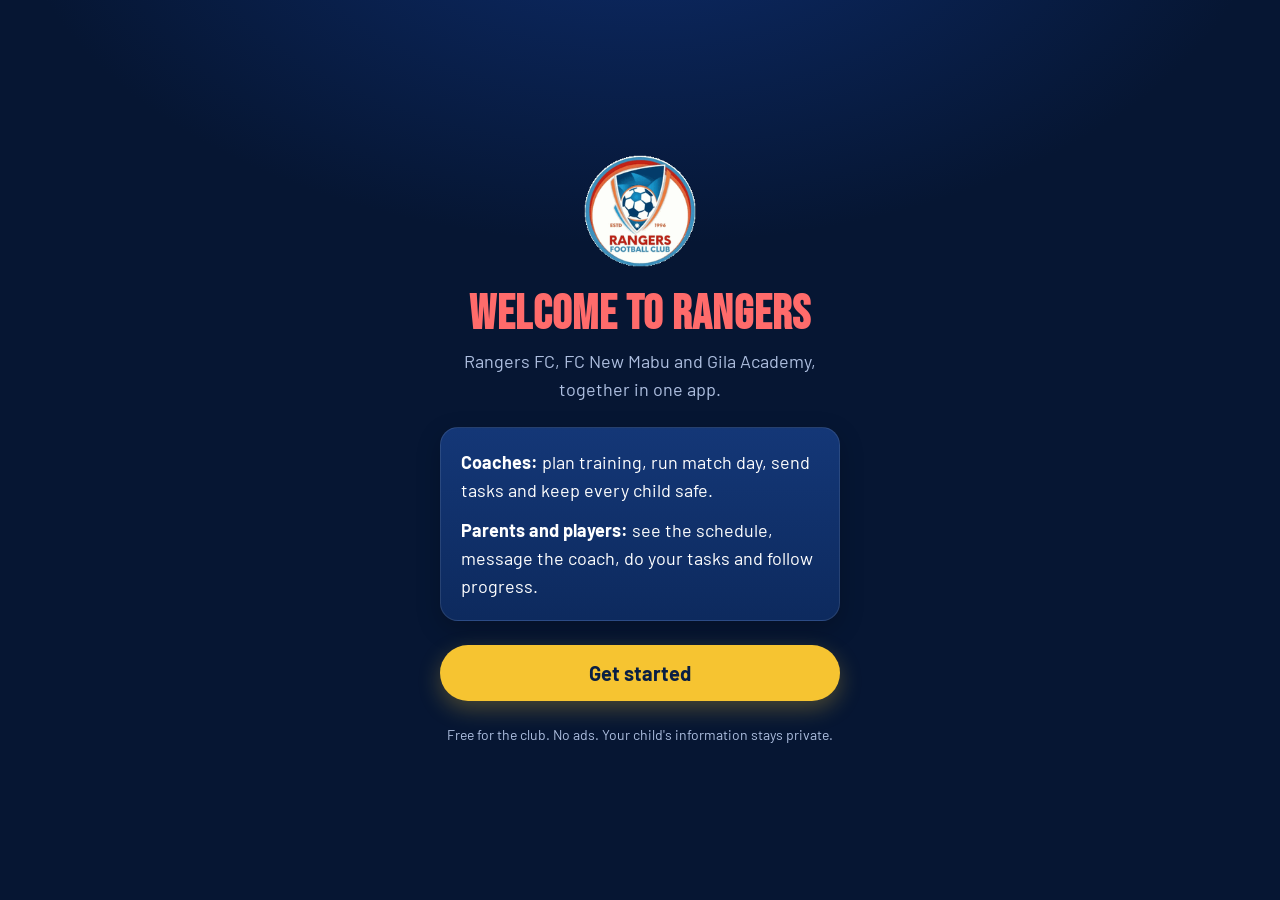
<file: app/index.html>
<!doctype html>
<html lang="en">
<head>
<meta charset="UTF-8" />
<meta name="viewport" content="width=device-width, initial-scale=1, viewport-fit=cover" />
<meta name="theme-color" content="#061633" />
<meta name="robots" content="noindex" />
<meta http-equiv="Content-Security-Policy" content="default-src 'self'; script-src 'self' https://accounts.google.com/gsi/; style-src 'self' 'unsafe-inline' https://accounts.google.com/gsi/; img-src 'self' data: blob: https://oyctjxuvthufqekracjr.supabase.co; media-src 'self' blob: https://oyctjxuvthufqekracjr.supabase.co; connect-src 'self' https://api.open-meteo.com https://script.google.com https://script.googleusercontent.com https://oyctjxuvthufqekracjr.supabase.co wss://oyctjxuvthufqekracjr.supabase.co https://accounts.google.com/gsi/; frame-src https://www.youtube-nocookie.com https://drive.google.com https://accounts.google.com/gsi/; font-src 'self'; worker-src 'self'; manifest-src 'self'; object-src 'none'; base-uri 'self'" />
<link rel="icon" href="icons/icon-192.png" />
<link rel="apple-touch-icon" href="icons/apple-touch-icon.png" />
<meta name="apple-mobile-web-app-capable" content="yes" />
<title>Rangers FC</title>
  <script type="module" crossorigin src="/app/assets/index-5JumBHbL.js"></script>
  <link rel="stylesheet" crossorigin href="/app/assets/index-BR--RsqG.css">
<link rel="manifest" href="/app/manifest.webmanifest"><script id="vite-plugin-pwa:register-sw" src="/app/registerSW.js"></script></head>
<body><div id="root"></div></body>
</html>
</file>
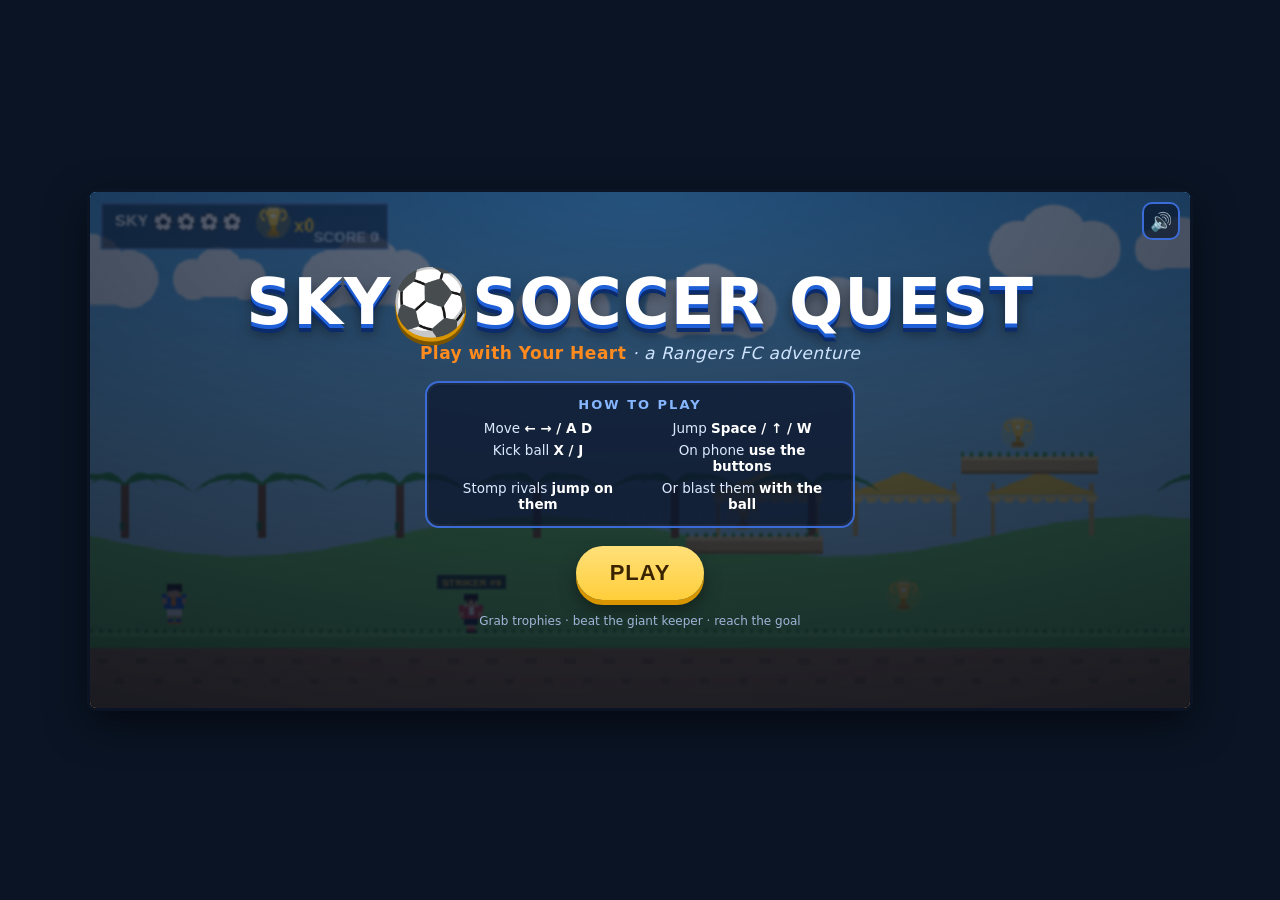
<file: game/index.html>
<!DOCTYPE html>
<html lang="en">
<head>
<meta charset="UTF-8">
<meta name="viewport" content="width=device-width, initial-scale=1.0, maximum-scale=1.0, user-scalable=no, viewport-fit=cover">
<title>SKY: Soccer Quest</title>
<style>
  :root{
    --grass:#4caf3f; --grass-dk:#2f7d2a; --sky1:#5db7f6; --sky2:#bfe9ff;
    --ink:#15233a; --gold:#ffce3a; --gold-dk:#d99500; --blue:#1e5fd8; --orange:#ff8a1e;
    --panel:#11203b; --panel-line:#3a6bd6;
  }
  *{box-sizing:border-box; -webkit-tap-highlight-color:transparent;}
  html,body{height:100%;}
  body{margin:0; min-height:100dvh; background:#0a1424; overflow:hidden;
    display:flex; flex-direction:column; align-items:center; justify-content:center; gap:10px;
    padding:6px 6px calc(6px + env(safe-area-inset-bottom));
    font-family:"Trebuchet MS","Segoe UI",system-ui,sans-serif; color:#fff;
    user-select:none; -webkit-user-select:none; touch-action:none;}
  #wrap{position:relative; width:100%;
    /* cap width so game height (= width*450/960) plus the control bar fits the screen */
    max-width:min(1100px, calc((100vh - 140px) * 2.1333));
    max-width:min(1100px, calc((100dvh - 140px) * 2.1333));
    margin:0; aspect-ratio:960/450;
    background:#000; overflow:hidden; border-radius:6px;
    box-shadow:0 0 0 3px #0a1424, 0 14px 40px rgba(0,0,0,.55);}
  canvas{position:absolute; inset:0; width:100%; height:100%; display:block;
    image-rendering:pixelated; image-rendering:crisp-edges;}

  /* Overlays */
  .overlay{position:absolute; inset:0; display:flex; flex-direction:column;
    align-items:center; justify-content:center; text-align:center; padding:18px;
    background:radial-gradient(120% 120% at 50% 0%, rgba(13,28,54,.62), rgba(7,14,28,.9));
    backdrop-filter:blur(1px); z-index:5;}
  .hidden{display:none !important;}
  .title{font-weight:900; letter-spacing:1px; line-height:.95;
    font-size:clamp(30px,8vw,64px);
    color:#fff; text-shadow:0 4px 0 var(--blue), 0 8px 0 #0c2b6b, 0 9px 14px rgba(0,0,0,.5);}
  .title .ball{color:var(--gold); text-shadow:0 4px 0 var(--gold-dk), 0 8px 0 #7a5300;}
  .tag{margin-top:10px; font-size:clamp(12px,3vw,17px); font-style:italic;
    color:#cfe4ff; letter-spacing:.5px;}
  .tag b{color:var(--orange); font-style:normal;}
  .card{margin-top:18px; background:rgba(10,22,44,.72); border:2px solid var(--panel-line);
    border-radius:14px; padding:14px 16px; max-width:430px; width:100%;
    box-shadow:inset 0 0 0 2px rgba(255,255,255,.04);}
  .card h3{margin:0 0 8px; font-size:13px; letter-spacing:2px; color:#86b6ff; text-transform:uppercase;}
  .keys{display:grid; grid-template-columns:1fr 1fr; gap:6px 14px; font-size:13.5px; color:#dce9ff;}
  .keys b{color:#fff;}
  .btn{margin-top:18px; cursor:pointer; border:none; font-weight:900;
    font-size:clamp(17px,4.4vw,22px); letter-spacing:1px; color:#3a2400;
    padding:14px 34px; border-radius:40px;
    background:linear-gradient(#ffe07a,var(--gold)); 
    box-shadow:0 5px 0 var(--gold-dk), 0 10px 18px rgba(0,0,0,.4);
    transition:transform .06s, box-shadow .06s;}
  .btn:active{transform:translateY(4px); box-shadow:0 1px 0 var(--gold-dk), 0 6px 12px rgba(0,0,0,.4);}
  .big{font-size:clamp(26px,7vw,52px); font-weight:900; text-shadow:0 4px 0 #0c2b6b;}
  .win .big{color:var(--gold); text-shadow:0 4px 0 var(--gold-dk);}
  .stat{margin-top:10px; font-size:clamp(15px,4vw,20px); color:#dbe9ff;}
  .stat b{color:var(--gold);}
  .small{margin-top:14px; font-size:12px; color:#9fb6d8;}

  /* Control bar BELOW the game so it never covers the play area */
  #controls{width:100%; max-width:1100px; box-sizing:border-box;
    display:flex; align-items:center; justify-content:space-between;
    gap:10px; padding:10px 16px;
    background:linear-gradient(#0e1d36,#0a1526);
    border:2px solid #24406e; border-radius:14px;}
  #controls.hidden{display:none !important;}
  .cgroup{display:flex; align-items:center; gap:16px;}
  .ctl{flex:0 0 auto; touch-action:none; cursor:pointer;
    width:70px; height:70px; border-radius:50%;
    background:rgba(255,255,255,.10); border:2px solid rgba(160,190,255,.55);
    display:flex; align-items:center; justify-content:center;
    color:#fff; font-weight:900; font-size:26px;
    box-shadow:0 4px 0 rgba(0,0,0,.35);}
  .ctl:active, .ctl.on{background:rgba(255,255,255,.30); transform:translateY(3px); box-shadow:0 1px 0 rgba(0,0,0,.35);}
  #bKick{background:rgba(255,138,30,.30); border-color:rgba(255,170,80,.85);}
  #bJump{width:84px; height:84px; font-size:14px; letter-spacing:.5px;
    background:rgba(30,95,216,.34); border-color:rgba(120,170,255,.9);}
  @media (max-width:380px){
    .ctl{width:62px;height:62px;font-size:23px;} #bJump{width:74px;height:74px;}
    .cgroup{gap:12px;} #controls{padding:8px 10px;}
  }

  #mute{position:absolute; top:10px; right:10px; z-index:6; pointer-events:auto;
    width:38px; height:38px; border-radius:10px; cursor:pointer;
    background:rgba(10,22,44,.65); border:2px solid var(--panel-line);
    color:#cfe4ff; font-size:18px; display:flex; align-items:center; justify-content:center;}
</style>
<script src="../assets/clarity.js" defer></script>
</head>
<body>
<div id="wrap">
  <canvas id="game" width="960" height="450"></canvas>

  <div id="mute" title="Sound on/off">🔊</div>

  <!-- Start screen -->
  <div class="overlay" id="startScreen">
    <div class="title">SKY<span class="ball">⚽</span>SOCCER QUEST</div>
    <div class="tag"><b>Play with Your Heart</b> · a Rangers FC adventure</div>
    <div class="card">
      <h3>How to play</h3>
      <div class="keys">
        <div>Move <b>← → / A D</b></div>
        <div>Jump <b>Space / ↑ / W</b></div>
        <div>Kick ball <b>X / J</b></div>
        <div>On phone <b>use the buttons</b></div>
        <div>Stomp rivals <b>jump on them</b></div>
        <div>Or blast them <b>with the ball</b></div>
      </div>
    </div>
    <button class="btn" id="startBtn">PLAY</button>
    <div class="small">Grab trophies · beat the giant keeper · reach the goal</div>
  </div>

  <!-- Game over -->
  <div class="overlay hidden" id="overScreen">
    <div class="big">GAME OVER</div>
    <div class="stat">Score <b id="overScore">0</b> · Trophies <b id="overTrophies">0</b></div>
    <button class="btn" id="retryBtn">TRY AGAIN</button>
    <div class="small">Tip: a ball kick takes down rivals from a safe distance.</div>
  </div>

  <!-- Win -->
  <div class="overlay win hidden" id="winScreen">
    <div class="big">⭐ CHAMPION! ⭐</div>
    <div class="stat">Final score <b id="winScore">0</b></div>
    <div class="stat">Trophies collected <b id="winTrophies">0</b></div>
    <button class="btn" id="againBtn">PLAY AGAIN</button>
    <div class="small">SKY lifts the cup for Rangers FC.</div>
  </div>
</div>

<!-- Controls live BELOW the game so they never block the view -->
<div id="controls" class="hidden">
  <div class="cgroup">
    <div class="ctl" id="bLeft">◀</div>
    <div class="ctl" id="bRight">▶</div>
  </div>
  <div class="cgroup">
    <div class="ctl" id="bKick">⚽</div>
    <div class="ctl" id="bJump">JUMP</div>
  </div>
</div>

<script>
(function(){
"use strict";

/* ============================== SETUP ============================== */
const cv = document.getElementById("game");
const ctx = cv.getContext("2d");
ctx.imageSmoothingEnabled = false;
const VW = cv.width, VH = cv.height;     // virtual resolution 800x450
const GROUND_Y = 384;                    // top of ground
const WORLD_W = 6600;
const DEATH_Y = 540;

let state = "menu";   // menu | playing | dead | won
let camx = 0;

/* ============================== AUDIO ============================== */
let AC = null, muted = false;
function ensureAudio(){
  if(AC) return;
  try{ AC = new (window.AudioContext||window.webkitAudioContext)(); }catch(e){ AC=null; }
}
function beep(freq,dur,type,vol,slideTo){
  if(muted||!AC) return;
  try{
    const t=AC.currentTime, o=AC.createOscillator(), g=AC.createGain();
    o.type=type||"square"; o.frequency.setValueAtTime(freq,t);
    if(slideTo) o.frequency.exponentialRampToValueAtTime(slideTo,t+dur);
    g.gain.setValueAtTime(vol||0.07,t);
    g.gain.exponentialRampToValueAtTime(0.0001,t+dur);
    o.connect(g).connect(AC.destination); o.start(t); o.stop(t+dur);
  }catch(e){}
}
const sJump =()=>beep(440,0.15,"square",0.06,760);
const sKick =()=>beep(220,0.10,"sawtooth",0.08,110);
const sStomp=()=>beep(320,0.12,"square",0.08,150);
const sCoin =()=>{ beep(988,0.07,"square",0.06,1319); };
const sHurt =()=>beep(240,0.30,"sawtooth",0.09,80);
const sBossHit=()=>beep(170,0.16,"square",0.10,90);
function sWin(){
  if(muted||!AC) return;
  const f=[523,659,784,1047];
  f.forEach((fr,i)=>{ try{
    const t=AC.currentTime+i*0.13, o=AC.createOscillator(), g=AC.createGain();
    o.type="square"; o.frequency.value=fr;
    g.gain.setValueAtTime(0.08,t); g.gain.exponentialRampToValueAtTime(0.0001,t+0.22);
    o.connect(g).connect(AC.destination); o.start(t); o.stop(t+0.22);
  }catch(e){} });
}

/* ============================== INPUT ============================== */
const kb = {left:false,right:false}, tb = {left:false,right:false};
let jumpHeld = false;
function held(side){ return kb[side] || tb[side]; }

function tryJump(){
  if(state!=="playing") return;
  if(player.onGround || player.coyote>0){ doJump(); }
  else { player.jumpBuffer = 0.12; }
}
function doJump(){
  player.vy = JUMP_V; player.onGround=false; player.coyote=0; player.jumpBuffer=0;
  sJump();
}
function releaseJump(){ if(player.vy < -4) player.vy = -4; }
function tryKick(){
  if(state!=="playing") return;
  if(player.kickCD<=0 && balls.length<4){
    const bx = player.facing>0 ? player.x+player.w-2 : player.x-12;
    balls.push({ x:bx, y:player.y+player.h*0.42, r:8,
                 vx: player.facing*7 + player.vx*0.4, vy:-2.2, life:2.6, dead:false });
    player.kickCD = 0.34; player.kickAnim = 0.20; sKick();
  }
}

window.addEventListener("keydown",(e)=>{
  switch(e.code){
    case "ArrowLeft": case "KeyA": kb.left=true; break;
    case "ArrowRight": case "KeyD": kb.right=true; break;
    case "ArrowUp": case "KeyW": case "Space":
      if(!jumpHeld){ jumpHeld=true; tryJump(); } break;
    case "KeyX": case "KeyJ": case "KeyK": case "KeyF": tryKick(); break;
  }
  if(["ArrowLeft","ArrowRight","ArrowUp","ArrowDown","Space"].includes(e.code)) e.preventDefault();
},{passive:false});
window.addEventListener("keyup",(e)=>{
  switch(e.code){
    case "ArrowLeft": case "KeyA": kb.left=false; break;
    case "ArrowRight": case "KeyD": kb.right=false; break;
    case "ArrowUp": case "KeyW": case "Space": jumpHeld=false; releaseJump(); break;
  }
});

function bindBtn(id,onDown,onUp){
  const el=document.getElementById(id);
  const down=(e)=>{ e.preventDefault(); el.classList.add("on"); onDown&&onDown(); };
  const up  =(e)=>{ e.preventDefault(); el.classList.remove("on"); onUp&&onUp(); };
  el.addEventListener("pointerdown",down);
  el.addEventListener("pointerup",up);
  el.addEventListener("pointercancel",up);
  el.addEventListener("pointerleave",up);
}
bindBtn("bLeft", ()=>tb.left=true,  ()=>tb.left=false);
bindBtn("bRight",()=>tb.right=true, ()=>tb.right=false);
bindBtn("bJump", ()=>tryJump(),     ()=>releaseJump());
bindBtn("bKick", ()=>tryKick());

document.getElementById("mute").addEventListener("click",function(){
  muted=!muted; this.textContent = muted ? "🔇" : "🔊"; ensureAudio();
});

/* ============================== LEVEL DATA ============================== */
const PLAT = [
  // ground segments (gaps between them are pits)
  {x:0,    w:980,  ground:true},
  {x:1100, w:820,  ground:true},
  {x:2040, w:1180, ground:true},
  {x:3340, w:980,  ground:true},
  {x:4440, w:920,  ground:true},
  {x:5360, w:1240, ground:true},   // boss arena (flat, no pits)
  // floating platforms {x,y,w}
  {x:520,  y:300, w:120},
  {x:760,  y:230, w:120},
  {x:1180, y:300, w:140},
  {x:1460, y:240, w:120},
  {x:2200, y:300, w:140},
  {x:2480, y:235, w:120},
  {x:2760, y:300, w:140},
  {x:3460, y:300, w:130},
  {x:3720, y:235, w:120},
  {x:4560, y:300, w:130},
  {x:4840, y:235, w:120},
].map(p=>{
  if(p.ground){ return {x:p.x, y:GROUND_Y, w:p.w, h:DEATH_Y-GROUND_Y+80, ground:true}; }
  return {x:p.x, y:p.y, w:p.w, h:16, ground:false};
});

const ENEMY_DEFS = [
  {x:320, type:"striker",   min:120,  max:560},
  {x:1300,type:"winger",    min:1140, max:1760},
  {x:2300,type:"defender",  min:2090, max:2520},
  {x:2900,type:"striker",   min:2760, max:3160},
  {x:3650,type:"winger",    min:3380, max:3960},
  {x:4060,type:"playmaker", min:3900, max:4280},
  {x:4720,type:"striker",   min:4520, max:5000},
  {x:5180,type:"defender",  min:5000, max:5320},
];
const TYPE = {
  striker:   {w:26,h:34,spd:1.2, jersey:"#d23b3b", trim:"#ffffff", num:"9",  label:"STRIKER #9"},
  winger:    {w:24,h:33,spd:2.2, jersey:"#7a2fc4", trim:"#ffd54a", num:"7",  label:"THE WINGER #7"},
  defender:  {w:34,h:38,spd:0.8, jersey:"#2b2f3a", trim:"#9aa3b2", num:"4",  label:"THE WALL #4"},
  playmaker: {w:26,h:34,spd:1.5, jersey:"#0f9d58", trim:"#ffffff", num:"10", label:"EL MAESTRO #10"},
};

const TROPHY_DEFS = [
  {x:560,y:268},{x:800,y:198},{x:700,y:340},{x:1235,y:268},{x:1505,y:208},
  {x:1700,y:340},{x:2245,y:268},{x:2520,y:203},{x:2800,y:268},{x:3010,y:340},
  {x:3510,y:268},{x:3760,y:203},{x:4600,y:268},{x:4885,y:203},{x:5180,y:340},
];

const CHECKPOINT = {x:3360, y:GROUND_Y-40};
const GOAL = {x:6420, y:GROUND_Y-120, w:120, h:120};
const BOSS_HOME = {min:5560, max:6300};

/* ============================== STATE OBJECTS ============================== */
let player, enemies, trophies, balls, bossBalls, particles, boss, cp, hud;

function buildLevel(){
  player = {
    x:60, y:GROUND_Y-44, w:26, h:38, vx:0, vy:0,
    onGround:false, facing:1, coyote:0, jumpBuffer:0,
    kickCD:0, kickAnim:0, runAnim:0, invuln:0
  };
  hud = { lives:4, score:0, trophies:0 };
  cp = {x:60, y:GROUND_Y-44};
  enemies = ENEMY_DEFS.map(d=>{
    const t = TYPE[d.type];
    return {x:d.x, y:GROUND_Y-t.h, w:t.w, h:t.h, dir:Math.random()<.5?-1:1,
            spd:t.spd, type:d.type, min:d.min, max:d.max, alive:true,
            jersey:t.jersey, trim:t.trim, num:t.num, label:t.label, anim:Math.random()*6};
  });
  trophies = TROPHY_DEFS.map(d=>({x:d.x, y:d.y, taken:false, t:Math.random()*6}));
  balls = []; bossBalls = []; particles = [];
  boss = {x:5900, y:GROUND_Y-86, w:64, h:86, dir:-1, spd:1.6, hp:3, maxhp:3,
          flash:0, throwCD:1.4, defeated:false, cheer:0};
  cpReached = false;
}
let cpReached = false;

/* ============================== PHYSICS CONSTANTS ============================== */
const GRAV=0.62, MAXFALL=15, ACC=0.8, AIR=0.55, FRICT=0.80, MAXRUN=4.0, JUMP_V=-11.7;

/* ============================== HELPERS ============================== */
function aabb(a,b){ return a.x<b.x+b.w && a.x+a.w>b.x && a.y<b.y+b.h && a.y+a.h>b.y; }
function burst(x,y,color,n){
  for(let i=0;i<(n||8);i++){
    particles.push({x,y,vx:(Math.random()-.5)*5,vy:-Math.random()*5-1,
      life:0.6+Math.random()*0.3, color});
  }
}
function loseLife(){
  hud.lives--; sHurt();
  if(hud.lives<=0){ gameOver(); return; }
  // respawn at checkpoint
  player.x=cp.x; player.y=cp.y; player.vx=0; player.vy=0;
  player.invuln=1.4; player.onGround=false;
}

/* ============================== UPDATE ============================== */
function update(dt){
  const s = dt*60;                          // frame-scale (≈1 at 60fps)

  /* ---- player horizontal ---- */
  const prevBottom = player.y + player.h;
  const a = player.onGround ? ACC : AIR;
  if(held("left") && !held("right")){ player.vx -= a*s; player.facing=-1; }
  else if(held("right") && !held("left")){ player.vx += a*s; player.facing=1; }
  else if(player.onGround){ player.vx *= Math.pow(FRICT, s); if(Math.abs(player.vx)<0.05) player.vx=0; }
  player.vx = Math.max(-MAXRUN, Math.min(MAXRUN, player.vx));

  player.x += player.vx*s;
  // horizontal collisions
  for(const p of PLAT){
    if(aabb(player,p)){
      if(player.vx>0) player.x = p.x - player.w;
      else if(player.vx<0) player.x = p.x + p.w;
      player.vx = 0;
    }
  }
  if(player.x<0) player.x=0;
  if(player.x>WORLD_W-player.w) player.x=WORLD_W-player.w;

  /* ---- player vertical ---- */
  player.vy += GRAV*s; if(player.vy>MAXFALL) player.vy=MAXFALL;
  player.y += player.vy*s;
  let landed=false;
  for(const p of PLAT){
    if(aabb(player,p)){
      if(player.vy>0){ player.y = p.y - player.h; landed=true; }
      else if(player.vy<0){ player.y = p.y + p.h; }
      player.vy=0;
    }
  }
  if(landed){ player.onGround=true; player.coyote=0.1; }
  else { player.onGround=false; player.coyote=Math.max(0,player.coyote-dt); }

  // buffered jump
  if(player.jumpBuffer>0){
    player.jumpBuffer-=dt;
    if(player.onGround||player.coyote>0) doJump();
  }

  // timers / anim
  player.kickCD=Math.max(0,player.kickCD-dt);
  player.kickAnim=Math.max(0,player.kickAnim-dt);
  player.invuln=Math.max(0,player.invuln-dt);
  if(player.onGround && Math.abs(player.vx)>0.4) player.runAnim+=dt*Math.abs(player.vx)*1.4;
  else player.runAnim=0;

  // fell in a pit
  if(player.y>DEATH_Y){ loseLife(); if(state!=="playing") return; }

  // checkpoint
  if(!cpReached && player.x>CHECKPOINT.x){
    cpReached=true; cp={x:CHECKPOINT.x-20, y:GROUND_Y-44}; burst(CHECKPOINT.x,GROUND_Y-50,"#ffce3a",10);
  }

  /* ---- enemies ---- */
  for(const e of enemies){
    if(!e.alive) continue;
    e.x += e.spd*e.dir*s;
    if(e.x<e.min){ e.x=e.min; e.dir=1; }
    if(e.x+e.w>e.max){ e.x=e.max-e.w; e.dir=-1; }
    e.anim += dt*e.spd*2;
    if(player.invuln<=0 && aabb(player,e)){
      const stomp = player.vy>0 && prevBottom <= e.y+8;
      if(stomp){
        e.alive=false; player.vy=-8; player.coyote=0;
        hud.score+=150; sStomp(); burst(e.x+e.w/2,e.y+6,e.jersey,10);
      } else {
        loseLife();
        if(state!=="playing") return;
        player.vx = (player.x < e.x?-1:1)*4;
      }
    }
  }

  /* ---- player balls ---- */
  for(const b of balls){
    b.vy += 0.12*s; b.x += b.vx*s; b.y += b.vy*s; b.life-=dt;
    if(b.life<=0 || b.x<camx-40 || b.x>camx+VW+60) b.dead=true;
    for(const p of PLAT){ if(b.x+b.r>p.x && b.x-b.r<p.x+p.w && b.y+b.r>p.y && b.y-b.r<p.y+p.h){ b.dead=true; break; } }
    if(b.dead) continue;
    for(const e of enemies){
      if(e.alive && b.x+b.r>e.x && b.x-b.r<e.x+e.w && b.y+b.r>e.y && b.y-b.r<e.y+e.h){
        e.alive=false; b.dead=true; hud.score+=150; sStomp(); burst(e.x+e.w/2,e.y+e.h/2,e.jersey,12); break;
      }
    }
    // ball vs boss
    if(!b.dead && !boss.defeated && aabbBall(b,boss)){
      b.dead=true; boss.hp--; boss.flash=0.25; hud.score+=200; sBossHit();
      burst(boss.x+boss.w/2, boss.y+20, "#ffd54a", 14);
      if(boss.hp<=0){ boss.defeated=true; boss.cheer=2; hud.score+=1000; burst(boss.x+boss.w/2,boss.y+30,"#fff",26); }
    }
  }
  balls = balls.filter(b=>!b.dead);

  /* ---- boss ---- */
  if(!boss.defeated){
    boss.x += boss.spd*boss.dir*s;
    if(boss.x<BOSS_HOME.min){ boss.x=BOSS_HOME.min; boss.dir=1; }
    if(boss.x+boss.w>BOSS_HOME.max){ boss.x=BOSS_HOME.max-boss.w; boss.dir=-1; }
    boss.flash=Math.max(0,boss.flash-dt);
    // throw balls when player is near the arena
    if(player.x>5200){
      boss.throwCD-=dt;
      if(boss.throwCD<=0){
        boss.throwCD=1.5;
        const dir = player.x < boss.x ? -1 : 1;
        bossBalls.push({x:boss.x+boss.w/2, y:boss.y+24, r:9,
          vx:dir*4.4, vy:-3, life:3.0, dead:false});
      }
    }
    if(player.invuln<=0 && aabb(player,boss)){
      loseLife(); if(state!=="playing") return;
      player.vx=(player.x<boss.x?-1:1)*5; player.vy=-5;
    }
  } else { boss.cheer=Math.max(0,boss.cheer-dt); }

  for(const b of bossBalls){
    b.vy += 0.16*s; b.x += b.vx*s; b.y += b.vy*s; b.life-=dt;
    if(b.life<=0 || b.y>DEATH_Y) b.dead=true;
    for(const p of PLAT){ if(b.x+b.r>p.x && b.x-b.r<p.x+p.w && b.y+b.r>p.y && b.y-b.r<p.y+p.h){ b.dead=true; break; } }
    if(!b.dead && player.invuln<=0 &&
       b.x+b.r>player.x && b.x-b.r<player.x+player.w &&
       b.y+b.r>player.y && b.y-b.r<player.y+player.h){
      b.dead=true; loseLife(); if(state!=="playing") return;
    }
  }
  bossBalls = bossBalls.filter(b=>!b.dead);

  /* ---- trophies ---- */
  for(const tr of trophies){
    if(tr.taken) continue;
    tr.t+=dt;
    if(player.x<tr.x+22 && player.x+player.w>tr.x-2 && player.y<tr.y+26 && player.y+player.h>tr.y-2){
      tr.taken=true; hud.trophies++; hud.score+=200; sCoin(); burst(tr.x+10,tr.y+10,"#ffce3a",10);
    }
  }

  /* ---- particles ---- */
  for(const pt of particles){ pt.vy+=0.3*s; pt.x+=pt.vx*s; pt.y+=pt.vy*s; pt.life-=dt; }
  particles = particles.filter(p=>p.life>0);

  /* ---- win check ---- */
  if(boss.defeated && player.x+player.w>GOAL.x+8 && player.y+player.h>GOAL.y){
    win();
  }

  /* ---- camera ---- */
  camx = Math.max(0, Math.min(WORLD_W-VW, player.x+player.w/2 - VW/2));
}
function aabbBall(b,r){ return b.x+b.r>r.x && b.x-b.r<r.x+r.w && b.y+b.r>r.y && b.y-b.r<r.y+r.h; }

/* ============================== DRAWING ============================== */
function rect(x,y,w,h,c){ ctx.fillStyle=c; ctx.fillRect(Math.round(x),Math.round(y),Math.ceil(w),Math.ceil(h)); }

function drawBackground(){
  // sky gradient (fixed)
  const g=ctx.createLinearGradient(0,0,0,VH);
  g.addColorStop(0,"#4aa8ef"); g.addColorStop(0.55,"#8fd0f7"); g.addColorStop(1,"#cdeeff");
  ctx.fillStyle=g; ctx.fillRect(0,0,VW,VH);

  // far clouds (parallax 0.25)
  const cx = -camx*0.25;
  ctx.fillStyle="rgba(255,255,255,0.9)";
  for(let i=0;i<10;i++){
    const bx=((i*420 + cx)%(VW+420))-210;
    cloud(bx, 50+ (i%3)*26, 1+(i%2)*0.4);
  }

  // mid scenery: grass hills + palms + a yellow event tent (parallax 0.5)
  const mx=-camx*0.5;
  ctx.fillStyle="#6fce5d";
  ctx.beginPath();
  ctx.moveTo(0,VH);
  for(let x=0;x<=VW;x+=40){ ctx.lineTo(x, 300 + Math.sin((x-mx)*0.012)*18); }
  ctx.lineTo(VW,VH); ctx.closePath(); ctx.fill();

  for(let i=0;i<14;i++){
    const px=((i*360 + mx)%(VW+360))-180;
    if(i%4===2) tent(px, 250);
    else palm(px+90, 300);
  }
}
function cloud(x,y,sc){
  ctx.beginPath();
  ctx.arc(x,y,18*sc,0,7); ctx.arc(x+22*sc,y-6*sc,22*sc,0,7);
  ctx.arc(x+46*sc,y,18*sc,0,7); ctx.rect(x-2,y,50*sc,16*sc);
  ctx.fill();
}
function palm(x,y){
  rect(x-3,y-46,7,48,"#7a4a23");
  ctx.fillStyle="#2f8f3a";
  for(let a=-2;a<=2;a++){
    ctx.beginPath();
    ctx.moveTo(x,y-46);
    ctx.quadraticCurveTo(x+a*16, y-66, x+a*30, y-50+Math.abs(a)*6);
    ctx.quadraticCurveTo(x+a*16, y-58, x, y-44);
    ctx.fill();
  }
  // little bananas
  rect(x-4,y-12,4,7,"#2a6e2e");
}
function tent(x,y){
  // posts
  rect(x+6,y+4,4,46,"#cfae5a"); rect(x+92,y+4,4,46,"#cfae5a");
  // canopy
  ctx.fillStyle="#ffcf33";
  ctx.beginPath(); ctx.moveTo(x,y+14); ctx.lineTo(x+50,y-6); ctx.lineTo(x+100,y+14); ctx.closePath(); ctx.fill();
  // scalloped edge
  ctx.fillStyle="#ffe07a";
  for(let i=0;i<8;i++){ const sx=x+4+i*12; ctx.beginPath(); ctx.arc(sx+6,y+15,6,0,Math.PI); ctx.fill(); }
}

function drawGround(p){
  // grass top
  rect(p.x,p.y,p.w,14,"#5fc44a");
  rect(p.x,p.y,p.w,4,"#7ee06a");
  // dirt body
  rect(p.x,p.y+14,p.w,p.h-14,"#a9743f");
  ctx.fillStyle="#8a5c30";
  for(let gx=p.x+6; gx<p.x+p.w-6; gx+=34){ rect(gx,p.y+22,10,6,"#8a5c30"); rect(gx+16,p.y+40,8,5,"#8a5c30"); }
  // grass blades on edge
  ctx.fillStyle="#3f9a33";
  for(let gx=p.x; gx<p.x+p.w; gx+=8){ rect(gx,p.y-3,3,4,"#3f9a33"); }
}
function drawFloat(p){
  rect(p.x,p.y,p.w,p.h,"#caa15a");
  rect(p.x,p.y,p.w,4,"#e8c884");
  rect(p.x,p.y+p.h-3,p.w,3,"#9a7536");
  ctx.fillStyle="#3f9a33";
  for(let gx=p.x; gx<p.x+p.w; gx+=8){ rect(gx,p.y-3,3,4,"#3f9a33"); }
}

// soccer ball
function drawSoccer(x,y,r){
  ctx.save();
  ctx.fillStyle="#fff"; ctx.beginPath(); ctx.arc(x,y,r,0,7); ctx.fill();
  ctx.lineWidth=Math.max(1,r*0.12); ctx.strokeStyle="#1b2a3d"; ctx.stroke();
  // center pentagon
  ctx.fillStyle="#1b2a3d";
  ctx.beginPath();
  for(let i=0;i<5;i++){ const ang=-Math.PI/2 + i*2*Math.PI/5; const rr=r*0.42;
    const px=x+Math.cos(ang)*rr, py=y+Math.sin(ang)*rr; if(i===0)ctx.moveTo(px,py); else ctx.lineTo(px,py);}
  ctx.closePath(); ctx.fill();
  // edge patches
  for(let i=0;i<5;i++){ const ang=-Math.PI/2 + i*2*Math.PI/5 + Math.PI/5;
    const px=x+Math.cos(ang)*r*0.82, py=y+Math.sin(ang)*r*0.82;
    ctx.beginPath(); ctx.arc(px,py,r*0.16,0,7); ctx.fill(); }
  ctx.restore();
}

// trophy
function drawTrophy(x,y,bob){
  const by=y+Math.sin(bob*3)*3;
  // glow
  ctx.fillStyle="rgba(255,210,60,0.25)"; ctx.beginPath(); ctx.arc(x+10,by+10,15,0,7); ctx.fill();
  rect(x+5,by+18,10,4,"#b9810f");      // base
  rect(x+8,by+13,4,6,"#d99500");       // stem
  // cup
  ctx.fillStyle="#ffce3a";
  ctx.beginPath(); ctx.moveTo(x+3,by); ctx.lineTo(x+17,by);
  ctx.lineTo(x+13,by+13); ctx.lineTo(x+7,by+13); ctx.closePath(); ctx.fill();
  rect(x+5,by-2,10,3,"#ffe07a");
  // handles
  ctx.strokeStyle="#ffce3a"; ctx.lineWidth=2;
  ctx.beginPath(); ctx.arc(x+3,by+4,4,Math.PI*0.5,Math.PI*1.5); ctx.stroke();
  ctx.beginPath(); ctx.arc(x+17,by+4,4,-Math.PI*0.5,Math.PI*0.5); ctx.stroke();
  rect(x+8,by+3,4,4,"#fff6cf");        // shine
}

/* --- character renderer (pixel-ish footballer) --- */
function drawCharacter(px,py,W,H,opt){
  // opt: {jersey,trim,shorts,sock,shoe,skin,hair,pose,facing,glove,cap,angry}
  ctx.save();
  ctx.translate(Math.round(px),Math.round(py));
  if(opt.facing<0){ ctx.translate(W,0); ctx.scale(-1,1); }
  const sx=W/16, sy=H/24;
  const R=(x,y,w,h,c)=>rect(x*sx,y*sy,w*sx,h*sy,c);
  const skin=opt.skin||"#e8b27d", shorts=opt.shorts||"#ffffff",
        sock=opt.sock||opt.jersey, shoe=opt.shoe||"#222", hair=opt.hair||"#241a12";
  const pose=opt.pose||"idle";

  // legs/feet vary by pose
  let lLeg=[5,18,2,3], rLeg=[9,18,2,3], lSock=[5,21,2,2], rSock=[9,21,2,2],
      lShoe=[4,23,4,1], rShoe=[8,23,4,1];
  if(pose==="run0"){ lLeg=[4,18,2,3]; rLeg=[10,18,2,3]; lSock=[4,21,2,2]; rSock=[10,21,2,2]; lShoe=[3,23,4,1]; rShoe=[9,23,4,1]; }
  else if(pose==="run1"){ lLeg=[6,18,2,3]; rLeg=[8,18,2,3]; lSock=[6,21,2,2]; rSock=[8,21,2,2]; lShoe=[5,23,4,1]; rShoe=[7,23,4,1]; }
  else if(pose==="jump"){ lLeg=[5,18,2,2]; rLeg=[9,18,2,2]; lSock=[5,20,2,2]; rSock=[9,20,2,2]; lShoe=[4,22,4,1]; rShoe=[8,22,4,1]; }
  // legs
  R(lLeg[0],lLeg[1],lLeg[2],lLeg[3],skin); R(rLeg[0],rLeg[1],rLeg[2],rLeg[3],skin);
  R(lSock[0],lSock[1],lSock[2],lSock[3],sock); R(rSock[0],rSock[1],rSock[2],rSock[3],sock);
  R(lShoe[0],lShoe[1],lShoe[2],lShoe[3],shoe); R(rShoe[0],rShoe[1],rShoe[2],rShoe[3],shoe);

  // shorts
  R(4,14,8,5,shorts); R(4,14,8,1,"#dddddd");
  // jersey body
  R(3,7,10,8,opt.jersey);
  R(3,7,10,1,opt.trim);                 // collar trim
  R(7,8,2,5,opt.trim);                  // center stripe accent
  // sleeves + arms
  let armY=10;
  if(pose==="jump"){ armY=8; }
  R(2,7,2,4,opt.jersey); R(12,7,2,4,opt.jersey);     // sleeves
  if(opt.glove){ R(1,armY,3,3,"#fff"); R(12,armY,3,3,"#fff"); }   // keeper gloves
  else { R(2,armY+1,2,3,skin); R(12,armY+1,2,3,skin); }
  // kicking leg (front)
  if(pose==="kick"){
    R(11,17,4,2,skin); R(14,17,2,2,shoe);
    R(5,18,2,4,skin); R(5,22,3,1,shoe);
  }
  // head
  R(5,2,6,6,skin);
  R(4,1,8,3,hair);                      // hair
  R(4,3,1,2,hair); R(11,3,1,2,hair);    // side hair
  if(opt.cap){ R(4,1,8,2,opt.jersey); R(11,2,3,1,opt.jersey); }
  // eyes
  R(6,4,1,1,"#10243a"); R(9,4,1,1,"#10243a");
  if(opt.angry){ R(6,3,2,1,"#3a1414"); R(8,3,2,1,"#3a1414"); }
  ctx.restore();
}

function drawPlayer(){
  const blink = player.invuln>0 && Math.floor(player.invuln*12)%2===0;
  if(blink) return;
  let pose="idle";
  if(player.kickAnim>0) pose="kick";
  else if(!player.onGround) pose="jump";
  else if(Math.abs(player.vx)>0.4) pose = (Math.floor(player.runAnim*5)%2===0)?"run0":"run1";
  drawCharacter(player.x-camx, player.y, player.w, player.h, {
    jersey:"#1e5fd8", trim:"#ff8a1e", shorts:"#ffffff", sock:"#1e5fd8",
    shoe:"#ff8a1e", skin:"#e3a878", hair:"#1c130c", facing:player.facing, pose
  });
}

function drawEnemy(e){
  const sxp=e.x-camx;
  const pose = (Math.floor(e.anim*4)%2===0)?"run0":"run1";
  drawCharacter(sxp, e.y, e.w, e.h, {
    jersey:e.jersey, trim:e.trim, shorts:"#15233a", sock:e.jersey,
    shoe:"#111", skin:"#d99e6a", hair:"#1a1a1a", facing:e.dir, pose, angry:true
  });
  // nameplate
  ctx.font="bold 9px 'Trebuchet MS',sans-serif";
  ctx.textAlign="center";
  const tw=ctx.measureText(e.label).width;
  ctx.fillStyle="rgba(10,18,32,0.78)";
  ctx.fillRect(sxp+e.w/2-tw/2-4, e.y-16, tw+8, 12);
  ctx.fillStyle="#ffd34a"; ctx.fillText(e.label, sxp+e.w/2, e.y-6.5);
  ctx.textAlign="left";
}

function drawBoss(){
  const sxp=boss.x-camx;
  if(boss.flash>0 && Math.floor(boss.flash*20)%2===0){
    ctx.globalAlpha=0.6;
  }
  drawCharacter(sxp, boss.y, boss.w, boss.h, {
    jersey:"#0f9d58", trim:"#ffd54a", shorts:"#0b6e3f", sock:"#0f9d58",
    shoe:"#111", skin:"#d99e6a", hair:"#15110a", facing:boss.dir,
    pose: boss.defeated?"idle":"run0", glove:true, cap:true, angry:!boss.defeated
  });
  ctx.globalAlpha=1;
  // nameplate
  ctx.font="bold 12px 'Trebuchet MS',sans-serif"; ctx.textAlign="center";
  const lbl = boss.defeated ? "BEATEN!" : "THE COLOSSUS KEEPER";
  const tw=ctx.measureText(lbl).width;
  ctx.fillStyle="rgba(10,18,32,0.82)"; ctx.fillRect(sxp+boss.w/2-tw/2-6, boss.y-22, tw+12, 16);
  ctx.fillStyle= boss.defeated?"#9ff5a0":"#ffd34a"; ctx.fillText(lbl, sxp+boss.w/2, boss.y-9);
  ctx.textAlign="left";
}

function drawGoal(){
  const gx=GOAL.x-camx, gy=GOAL.y;
  // net
  ctx.strokeStyle="rgba(255,255,255,0.6)"; ctx.lineWidth=1;
  for(let i=0;i<=GOAL.w;i+=10){ ctx.beginPath(); ctx.moveTo(gx+i,gy+8); ctx.lineTo(gx+i,gy+GOAL.h); ctx.stroke(); }
  for(let j=8;j<=GOAL.h;j+=10){ ctx.beginPath(); ctx.moveTo(gx,gy+j); ctx.lineTo(gx+GOAL.w,gy+j); ctx.stroke(); }
  // posts
  rect(gx-4,gy,8,GOAL.h,"#f3f6ff"); rect(gx+GOAL.w-4,gy,8,GOAL.h,"#f3f6ff");
  rect(gx-4,gy,GOAL.w+8,8,"#f3f6ff");
  rect(gx-4,gy,8,GOAL.h,"#cfd9ef"); // shade
  // flag on top
  rect(gx+GOAL.w/2-1, gy-40, 2, 40, "#7a4a23");
  ctx.fillStyle="#ff8a1e";
  ctx.beginPath(); ctx.moveTo(gx+GOAL.w/2+1,gy-40); ctx.lineTo(gx+GOAL.w/2+26,gy-32); ctx.lineTo(gx+GOAL.w/2+1,gy-24); ctx.fill();
  // "GOAL" sign
  ctx.font="bold 10px 'Trebuchet MS',sans-serif"; ctx.fillStyle="#1e5fd8"; ctx.textAlign="center";
  ctx.fillText("GOAL!", gx+GOAL.w/2, gy+GOAL.h/2);
  ctx.textAlign="left";
}

function drawCheckpoint(){
  const fx=CHECKPOINT.x-camx;
  rect(fx,GROUND_Y-58,2,58,"#888");
  ctx.fillStyle = cpReached ? "#41d65a" : "#cfd9ef";
  if(cpReached){
    ctx.beginPath(); ctx.moveTo(fx+2,GROUND_Y-58); ctx.lineTo(fx+24,GROUND_Y-51); ctx.lineTo(fx+2,GROUND_Y-44); ctx.fill();
  } else {
    ctx.beginPath(); ctx.moveTo(fx+2,GROUND_Y-30); ctx.lineTo(fx+22,GROUND_Y-24); ctx.lineTo(fx+2,GROUND_Y-18); ctx.fill();
  }
}

function drawHUD(){
  // panel
  ctx.fillStyle="rgba(10,20,40,0.6)";
  ctx.fillRect(10,10,250,40);
  ctx.strokeStyle="rgba(120,170,255,0.5)"; ctx.lineWidth=2; ctx.strokeRect(10,10,250,40);
  // lives
  ctx.font="bold 14px 'Trebuchet MS',sans-serif"; ctx.fillStyle="#fff";
  ctx.fillText("SKY", 22, 30);
  for(let i=0;i<hud.lives;i++){ drawSoccer(64+i*20, 26, 8); }
  // trophies
  drawTrophy(150,14,performance.now()*0.002);
  ctx.fillStyle="#ffce3a"; ctx.font="bold 16px 'Trebuchet MS',sans-serif";
  ctx.fillText("x"+hud.trophies, 178, 35);
  // score
  ctx.fillStyle="#cfe4ff"; ctx.font="bold 13px 'Trebuchet MS',sans-serif"; ctx.textAlign="right";
  ctx.fillText("SCORE "+hud.score, 252, 44);
  ctx.textAlign="left";

  // boss HP bar
  if(player.x>5150 && !boss.defeated){
    const bw=220, bx=(VW-bw)/2, by=18;
    ctx.fillStyle="rgba(10,20,40,0.7)"; ctx.fillRect(bx-4,by-4,bw+8,26);
    ctx.fillStyle="#fff"; ctx.font="bold 11px 'Trebuchet MS',sans-serif"; ctx.textAlign="center";
    ctx.fillText("THE COLOSSUS KEEPER", VW/2, by-7);
    ctx.fillStyle="#3a1414"; ctx.fillRect(bx,by,bw,12);
    ctx.fillStyle="#ff4d4d"; ctx.fillRect(bx,by,bw*(boss.hp/boss.maxhp),12);
    ctx.strokeStyle="#fff"; ctx.lineWidth=1; ctx.strokeRect(bx,by,bw,12);
    ctx.textAlign="left";
    // hint
    ctx.fillStyle="#ffe07a"; ctx.font="bold 12px 'Trebuchet MS',sans-serif"; ctx.textAlign="center";
    ctx.fillText("Kick the ball to beat the keeper!", VW/2, by+34);
    ctx.textAlign="left";
  }
}

function render(){
  drawBackground();

  ctx.save();
  ctx.translate(-camx,0);

  // platforms
  for(const p of PLAT){ if(p.x+p.w<camx-10||p.x>camx+VW+10) continue; if(p.ground) drawGround(p); else drawFloat(p); }

  // trophies
  for(const tr of trophies){ if(tr.taken) continue; if(tr.x<camx-30||tr.x>camx+VW+30) continue; drawTrophy(tr.x,tr.y,tr.t); }

  ctx.restore(); // back to screen space for sprites that subtract camx internally

  // checkpoint + goal (these subtract camx themselves)
  drawCheckpoint();
  drawGoal();

  // entities (drawn in screen space, subtracting camx internally)
  drawBoss();
  for(const e of enemies){ if(!e.alive) continue; if(e.x<camx-40||e.x>camx+VW+40) continue; drawEnemy(e); }
  drawPlayer();

  // balls
  for(const b of balls){ drawSoccer(b.x-camx, b.y, b.r); }
  for(const b of bossBalls){
    // boss balls = orange menace balls
    ctx.fillStyle="#ff7a1e"; ctx.beginPath(); ctx.arc(b.x-camx,b.y,b.r,0,7); ctx.fill();
    ctx.strokeStyle="#7a2e00"; ctx.lineWidth=1.5; ctx.stroke();
    ctx.fillStyle="#ffd0a0"; ctx.fillRect(b.x-camx-2,b.y-4,3,3);
  }

  // particles
  for(const pt of particles){
    ctx.globalAlpha=Math.max(0,pt.life/0.9);
    rect(pt.x-camx, pt.y, 3, 3, pt.color);
  }
  ctx.globalAlpha=1;

  drawHUD();
}

/* ============================== STATE FLOW ============================== */
function show(id){ document.getElementById(id).classList.remove("hidden"); }
function hide(id){ document.getElementById(id).classList.add("hidden"); }

function startGame(){
  ensureAudio(); if(AC && AC.state==="suspended") AC.resume();
  buildLevel(); camx=0; state="playing";
  hide("startScreen"); hide("overScreen"); hide("winScreen");
  show("controls");
}
function gameOver(){
  state="dead";
  hide("controls");
  document.getElementById("overScore").textContent=hud.score;
  document.getElementById("overTrophies").textContent=hud.trophies;
  show("overScreen");
}
function win(){
  state="won";
  hide("controls");
  hud.score += hud.lives*250;
  document.getElementById("winScore").textContent=hud.score;
  document.getElementById("winTrophies").textContent=hud.trophies;
  show("winScreen"); sWin();
}

document.getElementById("startBtn").addEventListener("click",startGame);
document.getElementById("retryBtn").addEventListener("click",startGame);
document.getElementById("againBtn").addEventListener("click",startGame);

/* ============================== LOOP ============================== */
buildLevel();   // build so the menu shows a live scene behind it
let last=performance.now();
function loop(now){
  let dt=(now-last)/1000; last=now;
  if(dt>1/20) dt=1/20;
  if(state==="playing") update(dt);
  render();
  requestAnimationFrame(loop);
}
requestAnimationFrame(loop);

})();
</script>
</body>
</html>
</file>
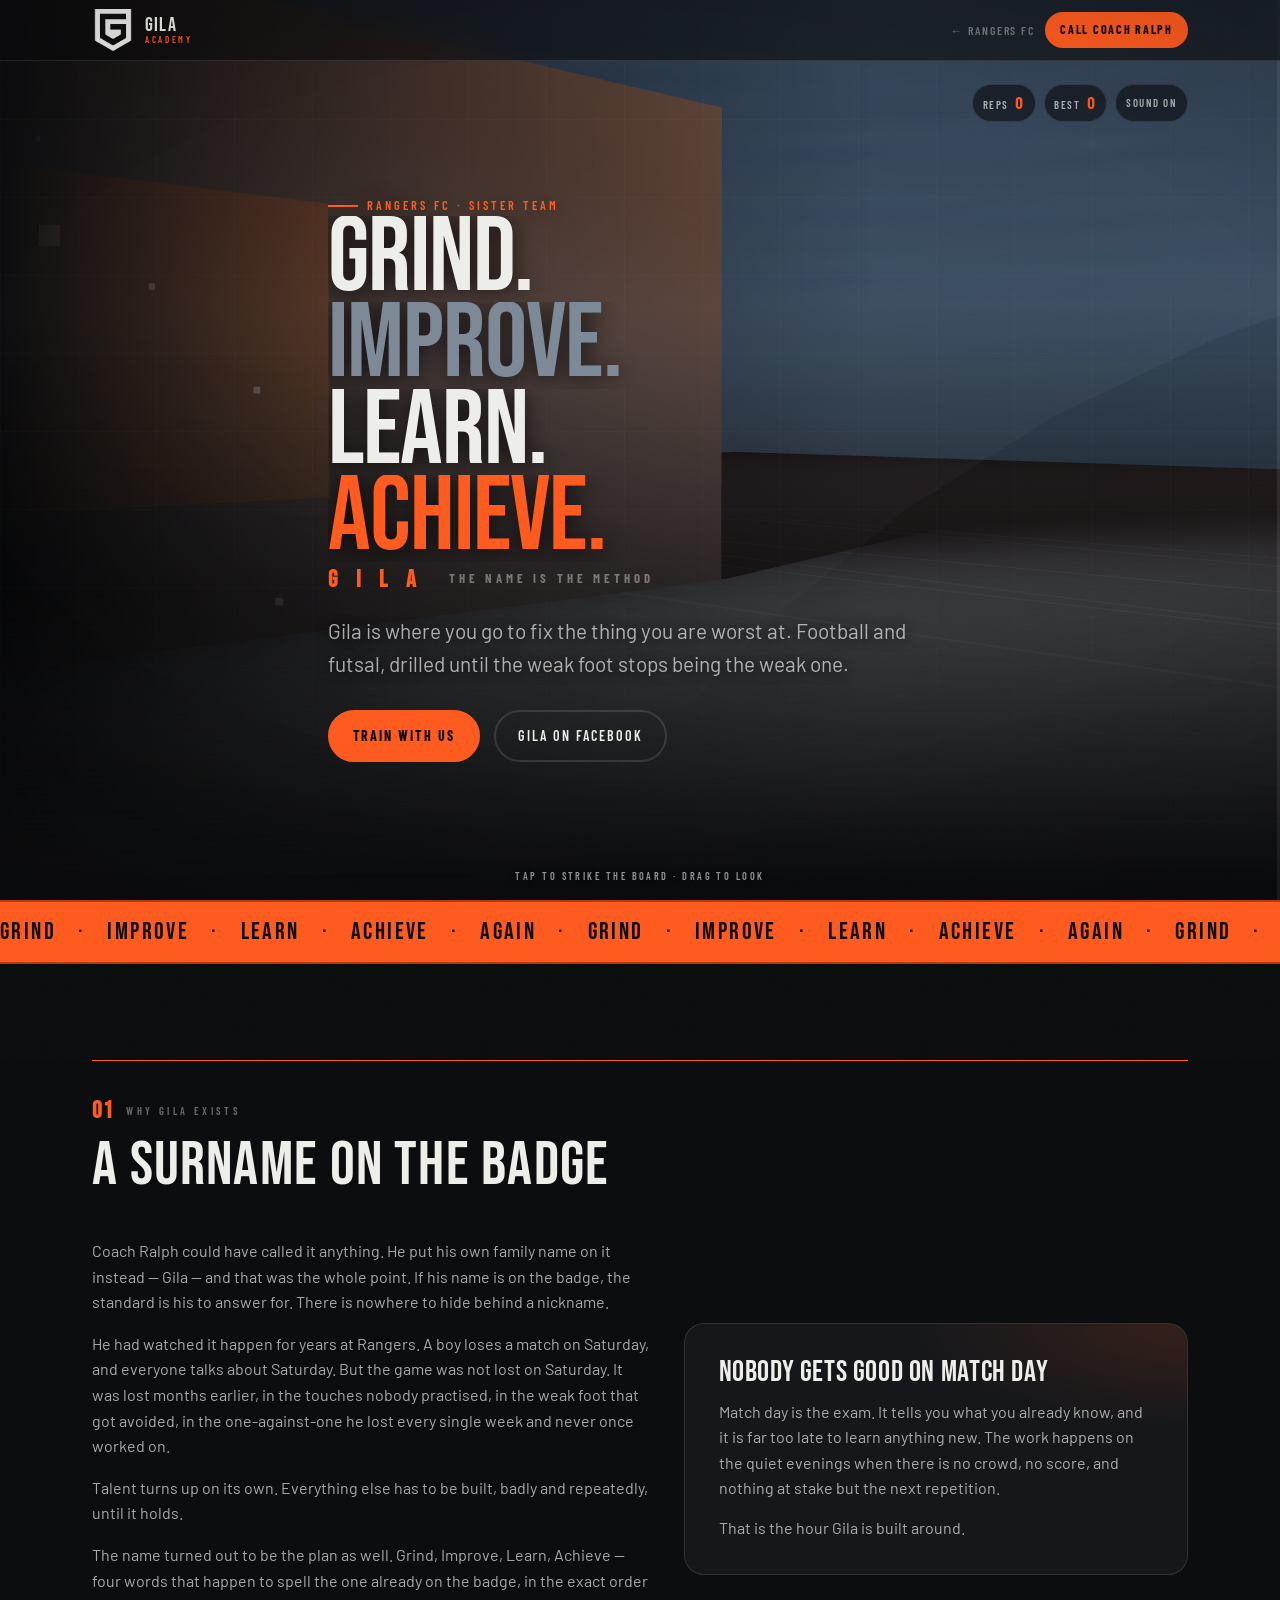
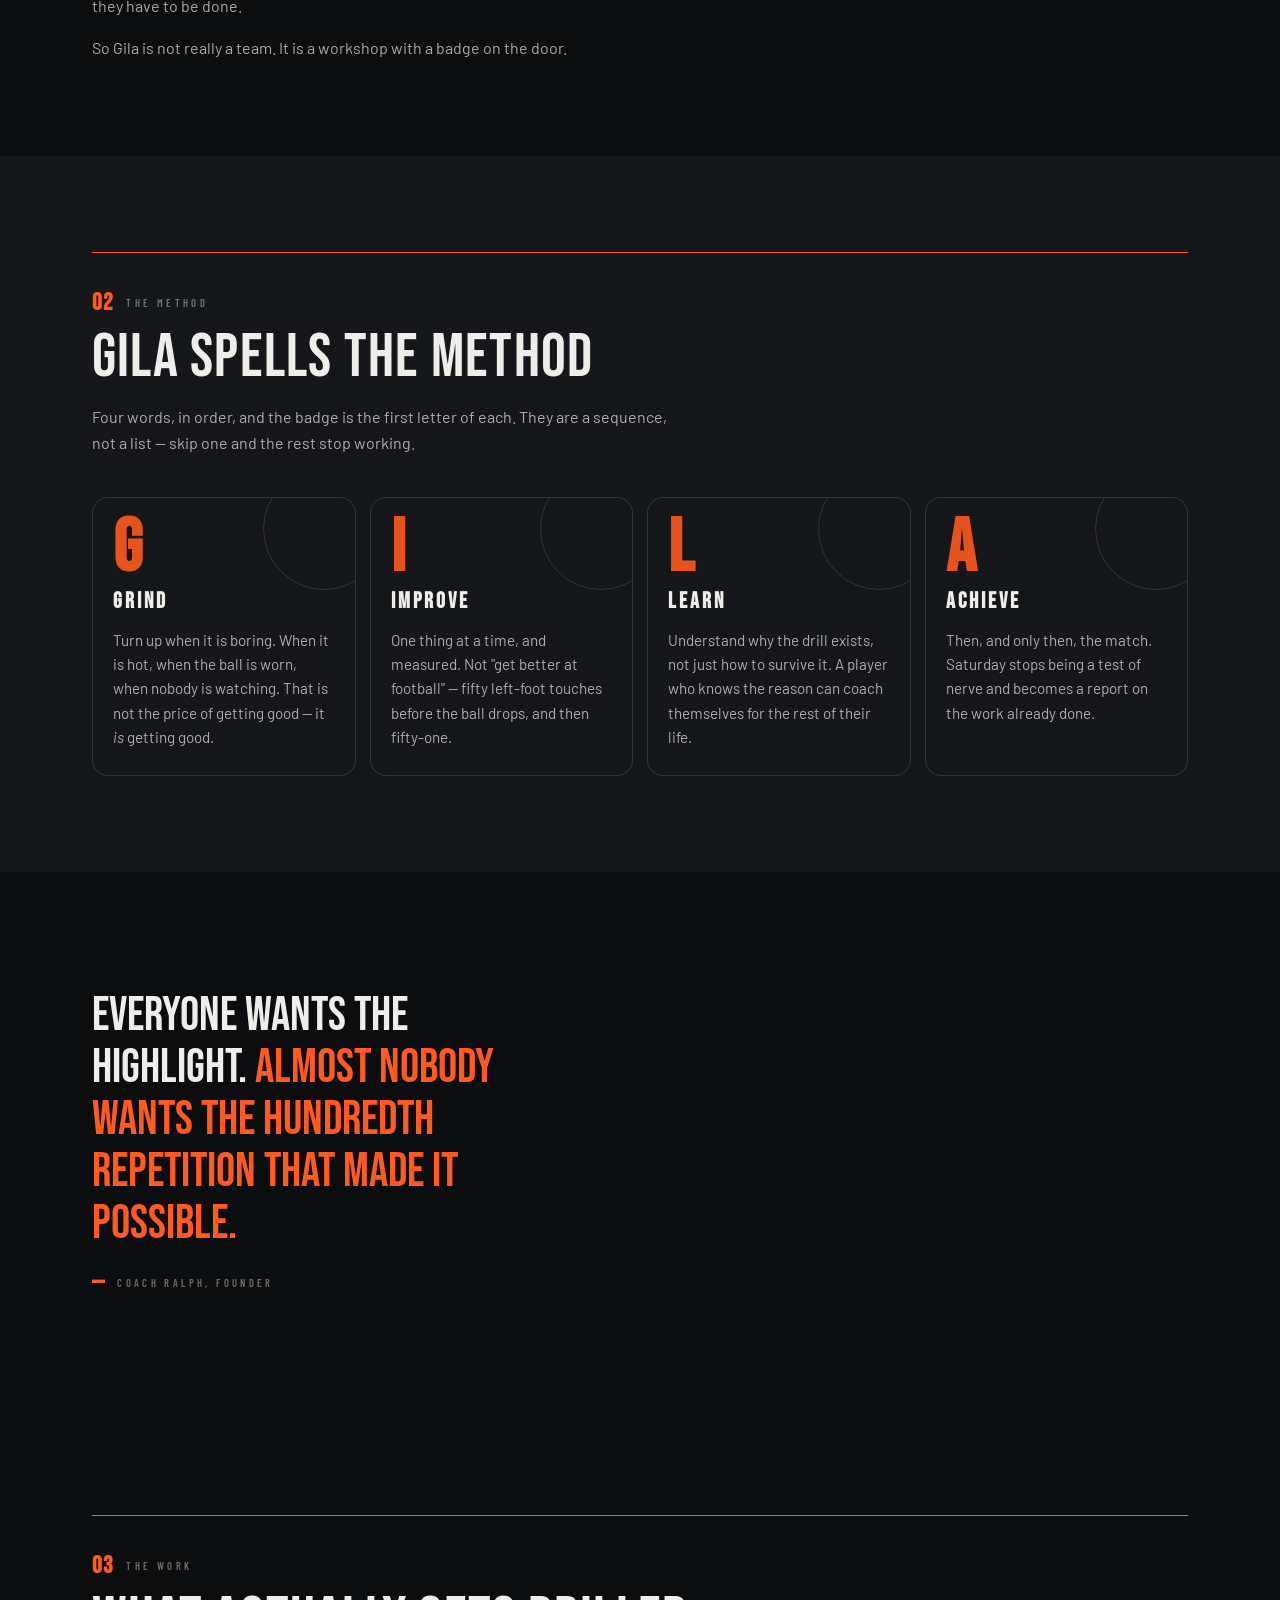
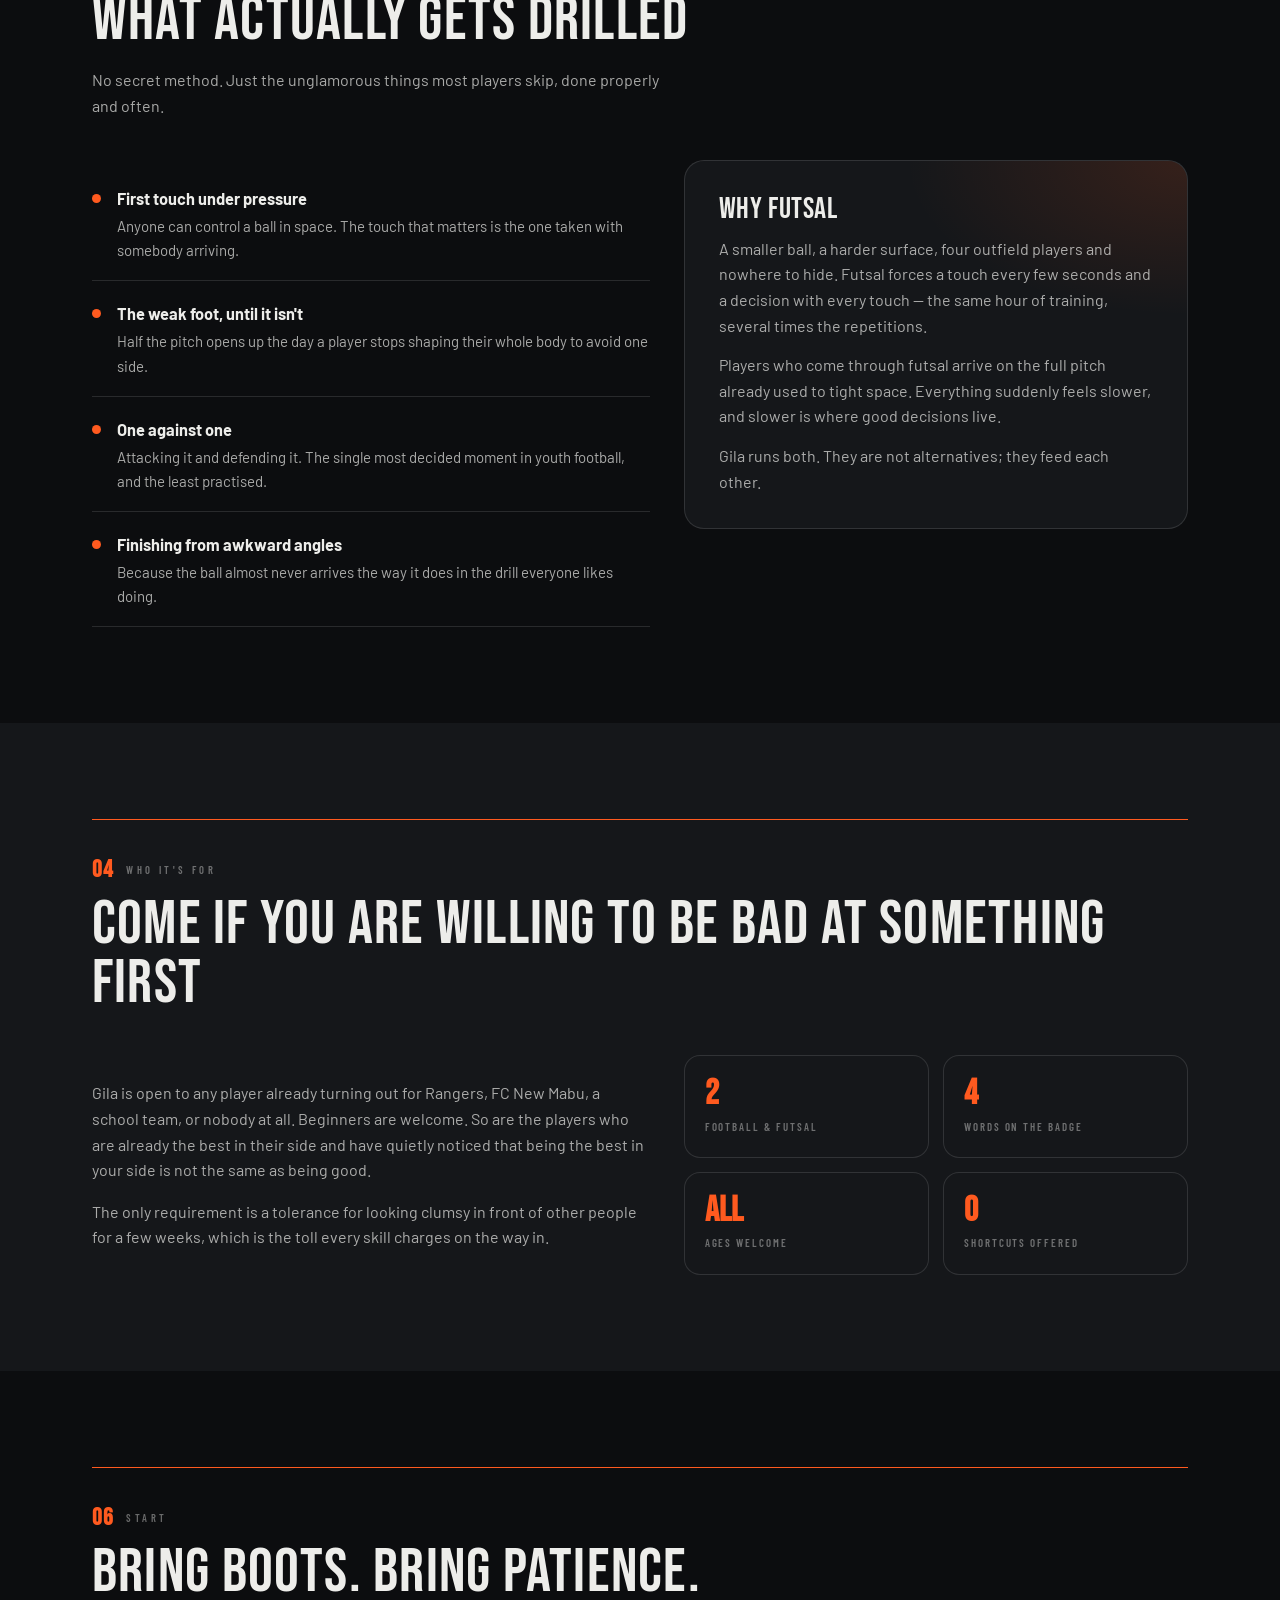
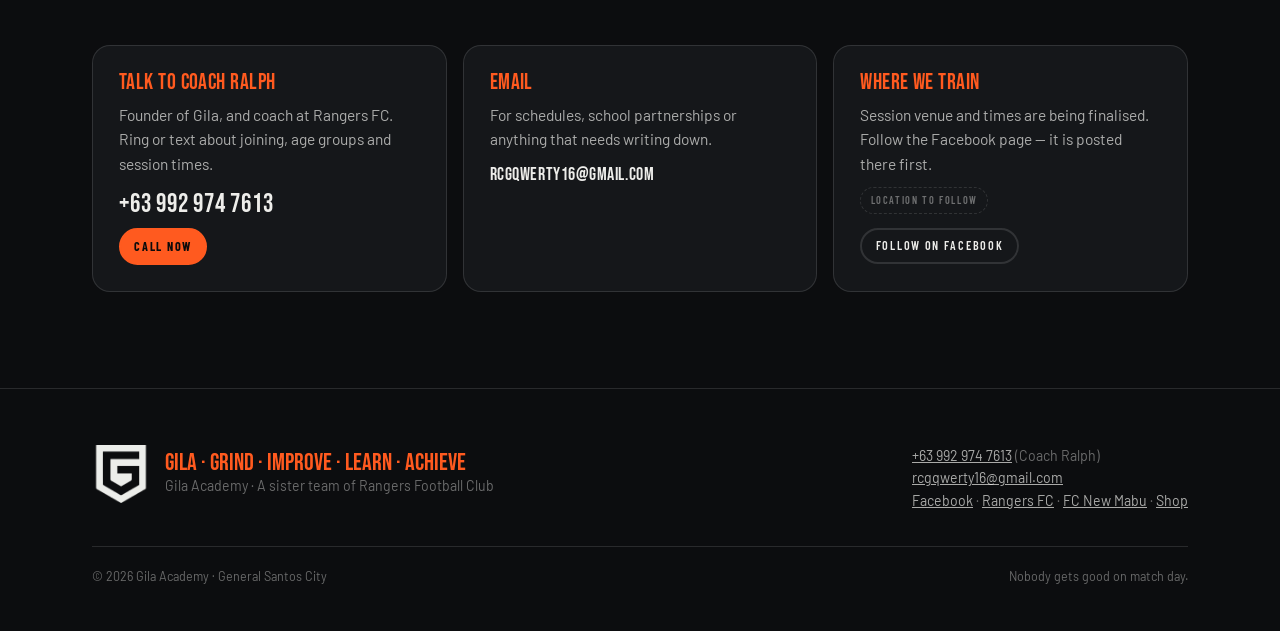
<file: gila/index.html>
<!DOCTYPE html>
<html lang="en">
<head>
<meta charset="UTF-8" />
<meta name="viewport" content="width=device-width, initial-scale=1.0, viewport-fit=cover" />
<title>Gila Academy | Football &amp; Futsal Skills Training · A Rangers FC sister team</title>
<meta name="description" content="Gila Academy — Grind. Improve. Learn. Achieve. The skills academy of Rangers Football Club in General Santos City. Football and futsal training built on the four words the name spells." />
<meta name="theme-color" content="#0B0B0C" />
<meta name="color-scheme" content="dark" />
<link rel="canonical" href="https://rangersfc.net/gila/" />
<meta property="og:type" content="website" />
<meta property="og:site_name" content="Gila Academy" />
<meta property="og:url" content="https://rangersfc.net/gila/" />
<meta property="og:title" content="Gila Academy — Grind. Improve. Learn. Achieve." />
<meta property="og:description" content="Gila Academy — Grind. Improve. Learn. Achieve. The skills academy of Rangers FC. Football and futsal training in General Santos City." />
<meta property="og:image" content="https://rangersfc.net/assets/teams/gila.webp" />
<link rel="icon" type="image/png" href="../assets/crest-icon.png" />
<link rel="preconnect" href="https://fonts.googleapis.com" />
<link rel="preconnect" href="https://fonts.gstatic.com" crossorigin />
<link href="https://fonts.googleapis.com/css2?family=Bebas+Neue&family=Barlow:wght@400;500;700&family=Barlow+Condensed:wght@500;600;700&display=swap" rel="stylesheet" />
<link rel="stylesheet" href="../assets/team.css" />
<style>
  /* Gila's own palette: graphite, ash and an ember that only shows on the
     things that matter. */
  :root{
    --bg:#0C0D0F;
    --bg-2:#15171A;
    --ink:#EDEDEA;
    --ink-dim:rgba(237,237,234,.7);
    --ink-faint:rgba(237,237,234,.42);
    --accent:#FF5A1F;
    --accent-2:#7C8896;
    --line:rgba(237,237,234,.13);
  }
  /* a faint machined grid — the workshop floor */
  .hero-bg{background:
    linear-gradient(180deg,rgba(12,13,15,0) 40%,rgba(12,13,15,.9) 100%),
    repeating-linear-gradient(90deg,rgba(237,237,234,.045) 0 1px,transparent 1px 78px),
    repeating-linear-gradient(0deg,rgba(237,237,234,.045) 0 1px,transparent 1px 78px)}
  /* four words, four lines — the name spelt out down the page */
  .hero h1{font-size:clamp(2.7rem,9.4vw,6.6rem);letter-spacing:-.01em}
  .hero h1 .dim{color:var(--accent-2)}
  .hero h1 .hit{color:var(--accent)}
  .hero h1 .ln:nth-child(4) i{transition-delay:.3s}
  /* the acronym, spelt small */
  .initials{display:flex;gap:.5em;align-items:center;font-family:var(--display);font-size:1.5rem;
    line-height:1;letter-spacing:.28em;color:var(--accent)}
  .initials i{font-style:normal}
  /* the four words, marching */
  .creed{display:flex;flex-wrap:wrap;gap:10px 26px;margin-top:6px;font-family:var(--cond);
    font-weight:700;letter-spacing:.3em;text-transform:uppercase;font-size:.8rem;color:var(--ink-faint)}
  .creed b{color:var(--accent);font-weight:700}
  /* the ticker of repetitions */
  .rep{background:var(--accent);color:#0C0D0F;overflow:hidden;border-top:2px solid #B33A0F;
    border-bottom:2px solid #B33A0F}
  .rep-track{display:flex;width:max-content;animation:rep 26s linear infinite}
  .rep-track span{font-family:var(--display);font-size:1.5rem;letter-spacing:.1em;padding:11px 0;white-space:nowrap}
  .rep-track span::after{content:"·";margin:0 22px}
  @keyframes rep{to{transform:translateX(-50%)}}
  @media(prefers-reduced-motion:reduce){.rep-track{animation:none}}
  /* G, I, L, A — one to a card */
  .letters .pillar{padding-top:22px}
  .letters .letter{font-family:var(--display);font-size:4.6rem;line-height:.8;color:var(--accent);
    display:block;margin-bottom:6px;opacity:.9;letter-spacing:0}
  .letters .pillar b{font-size:1.35rem;letter-spacing:.14em}
  .letters .pillar::after{content:"";position:absolute;right:-30px;top:-30px;width:120px;height:120px;
    border-radius:50%;border:1px solid var(--line)}
  /* the title card's second line is the whole tagline */
  .seq-title span:nth-child(2) i{font-size:.28em;letter-spacing:.18em}
</style>
<noscript><style>
  /* nothing here needs JavaScript to be readable */
  #intro{display:none}
  body.locked{overflow:auto}
  .hero h1 .ln i{transform:none}
  .hero-sub,.hero-cta,.reveal{opacity:1;transform:none}
</style></noscript>
<script src="../assets/clarity.js" defer></script>
</head>
<body class="locked">

<!-- ============ TITLE SEQUENCE ============ -->
<div id="intro" role="presentation">
  <div class="shutter t"></div>
  <div class="shutter b"></div>
  <div class="seq">
    <div class="seq-crest"><img src="../assets/teams/gila-mark.webp" alt="" width="124" height="124" /></div>
    <div class="seq-pres">A Rangers FC Sister Team</div>
    <div class="seq-title">
      <span><i>GILA</i></span>
      <span><i>GRIND · IMPROVE · LEARN · ACHIEVE</i></span>
    </div>
    <div class="seq-bar"><i></i></div>
  </div>
  <button class="seq-skip" id="skipIntro" type="button">Skip intro</button>
</div>

<div id="grain" aria-hidden="true"></div>
<div id="vig" aria-hidden="true"></div>
<div id="reel" aria-hidden="true"><i></i></div>

<nav class="nav">
  <div class="nav-inner">
    <a class="brand" href="#top">
      <img src="../assets/teams/gila-mark.webp" alt="Gila Academy badge" width="42" height="42" />
      <span class="wordmark">GILA<small>ACADEMY</small></span>
    </a>
    <div class="nav-end">
      <a class="nav-back" href="../">← Rangers FC</a>
      <a class="btn btn-solid btn-sm" href="tel:+639929747613" data-magnet><span>Call Coach Ralph</span></a>
    </div>
  </div>
</nav>

<!-- ============ HERO ============ -->
<header class="hero" id="top">
  <div id="stage" data-stage="gila" role="button" tabindex="0"
       aria-label="Interactive training ground at night. Tap, or press Enter, to strike the ball at the rebound board. Drag to look around."></div>
  <div class="stage-scrim" aria-hidden="true"></div>
  <div class="hero-bg" aria-hidden="true"></div>
  <img class="hero-crest" src="../assets/teams/gila.webp" alt="" aria-hidden="true" />

  <div class="hud">
    <div class="wrap">
      <span>Reps<b id="statA">0</b></span>
      <span>Best<b id="statB">0</b></span>
      <button id="sndBtn" type="button" aria-pressed="true">Sound On</button>
    </div>
  </div>

  <div class="wrap">
    <span class="eyebrow">Rangers FC · Sister Team</span>
    <h1>
      <span class="ln"><i>GRIND.</i></span>
      <span class="ln"><i class="dim">IMPROVE.</i></span>
      <span class="ln"><i>LEARN.</i></span>
      <span class="ln"><i class="hit">ACHIEVE.</i></span>
    </h1>
    <div class="creed">
      <span class="initials" aria-hidden="true"><i>G</i><i>I</i><i>L</i><i>A</i></span>
      <span>The name is the method</span>
    </div>
    <p class="hero-sub lede">Gila is where you go to fix the thing you are worst at. Football and futsal, drilled until the weak foot stops being the weak one.</p>
    <div class="hero-cta">
      <a class="btn btn-solid" href="#join" data-magnet><span>Train With Us</span></a>
      <a class="btn btn-ghost" href="https://www.facebook.com/share/1EqG8JyniS/" target="_blank" rel="noopener"><span>Gila on Facebook</span></a>
    </div>
  </div>

  <div id="pop" aria-hidden="true"></div>
  <div id="hint">Tap to strike the board · drag to look</div>
</header>

<div class="rep" aria-hidden="true">
  <div class="rep-track">
    <span>Grind</span><span>Improve</span><span>Learn</span><span>Achieve</span><span>Again</span><span>Grind</span><span>Improve</span><span>Learn</span><span>Achieve</span><span>Again</span>
    <span>Grind</span><span>Improve</span><span>Learn</span><span>Achieve</span><span>Again</span><span>Grind</span><span>Improve</span><span>Learn</span><span>Achieve</span><span>Again</span>
  </div>
</div>

<main>

<!-- ============ THE STORY ============ -->
<section id="story">
  <div class="wrap">
    <div class="rulewrap"><i></i></div>
    <div class="section-head">
      <div class="slate reveal"><b>01</b> Why Gila Exists</div>
      <h2 class="rt">A surname on the badge</h2>
    </div>
    <div class="split">
      <div class="prose reveal">
        <p>Coach Ralph could have called it anything. He put his own family name on it instead — Gila — and that was the whole point. If his name is on the badge, the standard is his to answer for. There is nowhere to hide behind a nickname.</p>
        <p>He had watched it happen for years at Rangers. A boy loses a match on Saturday, and everyone talks about Saturday. But the game was not lost on Saturday. It was lost months earlier, in the touches nobody practised, in the weak foot that got avoided, in the one-against-one he lost every single week and never once worked on.</p>
        <p>Talent turns up on its own. Everything else has to be built, badly and repeatedly, until it holds.</p>
        <p>The name turned out to be the plan as well. Grind, Improve, Learn, Achieve — four words that happen to spell the one already on the badge, in the exact order they have to be done.</p>
        <p>So Gila is not really a team. It is a workshop with a badge on the door.</p>
      </div>
      <div class="plate reveal" data-d="1" data-tilt>
        <h3>Nobody gets good on match day</h3>
        <p>Match day is the exam. It tells you what you already know, and it is far too late to learn anything new. The work happens on the quiet evenings when there is no crowd, no score, and nothing at stake but the next repetition.</p>
        <p style="margin-top:14px">That is the hour Gila is built around.</p>
      </div>
    </div>
  </div>
</section>

<!-- ============ THE CREED ============ -->
<section id="method" style="background:var(--bg-2)">
  <div class="wrap">
    <div class="rulewrap"><i></i></div>
    <div class="section-head">
      <div class="slate reveal"><b>02</b> The Method</div>
      <h2 class="rt">GILA spells the method</h2>
      <p class="reveal" data-d="1">Four words, in order, and the badge is the first letter of each. They are a sequence, not a list — skip one and the rest stop working.</p>
    </div>
    <div class="pillars letters">
      <div class="pillar reveal" data-tilt>
        <span class="letter">G</span><b>GRIND</b>
        <p>Turn up when it is boring. When it is hot, when the ball is worn, when nobody is watching. That is not the price of getting good — it <em>is</em> getting good.</p>
      </div>
      <div class="pillar reveal" data-d="1" data-tilt>
        <span class="letter">I</span><b>IMPROVE</b>
        <p>One thing at a time, and measured. Not "get better at football" — fifty left-foot touches before the ball drops, and then fifty-one.</p>
      </div>
      <div class="pillar reveal" data-d="2" data-tilt>
        <span class="letter">L</span><b>LEARN</b>
        <p>Understand why the drill exists, not just how to survive it. A player who knows the reason can coach themselves for the rest of their life.</p>
      </div>
      <div class="pillar reveal" data-d="3" data-tilt>
        <span class="letter">A</span><b>ACHIEVE</b>
        <p>Then, and only then, the match. Saturday stops being a test of nerve and becomes a report on the work already done.</p>
      </div>
    </div>
  </div>
</section>

<!-- ============ PULL QUOTE ============ -->
<section style="padding:110px 0;overflow:hidden">
  <div class="wrap">
    <blockquote class="pull rt">Everyone wants the highlight. <em>Almost nobody wants the hundredth repetition that made it possible.</em></blockquote>
    <div class="slate reveal" data-d="2" style="margin-top:22px"><b>—</b> Coach Ralph, founder</div>
  </div>
</section>

<!-- ============ DRILLS ============ -->
<section id="work">
  <div class="wrap">
    <div class="rulewrap"><i></i></div>
    <div class="section-head">
      <div class="slate reveal"><b>03</b> The Work</div>
      <h2 class="rt">What actually gets drilled</h2>
      <p class="reveal" data-d="1">No secret method. Just the unglamorous things most players skip, done properly and often.</p>
    </div>
    <div class="split" style="align-items:start">
      <ul class="drills reveal">
        <li><div><b>First touch under pressure</b><p>Anyone can control a ball in space. The touch that matters is the one taken with somebody arriving.</p></div></li>
        <li><div><b>The weak foot, until it isn't</b><p>Half the pitch opens up the day a player stops shaping their whole body to avoid one side.</p></div></li>
        <li><div><b>One against one</b><p>Attacking it and defending it. The single most decided moment in youth football, and the least practised.</p></div></li>
        <li><div><b>Finishing from awkward angles</b><p>Because the ball almost never arrives the way it does in the drill everyone likes doing.</p></div></li>
      </ul>
      <div class="plate reveal" data-d="1">
        <h3>Why futsal</h3>
        <p>A smaller ball, a harder surface, four outfield players and nowhere to hide. Futsal forces a touch every few seconds and a decision with every touch — the same hour of training, several times the repetitions.</p>
        <p style="margin-top:14px">Players who come through futsal arrive on the full pitch already used to tight space. Everything suddenly feels slower, and slower is where good decisions live.</p>
        <p style="margin-top:14px">Gila runs both. They are not alternatives; they feed each other.</p>
      </div>
    </div>
  </div>
</section>

<!-- ============ WHO IT'S FOR ============ -->
<section id="who" style="background:var(--bg-2)">
  <div class="wrap">
    <div class="rulewrap"><i></i></div>
    <div class="section-head">
      <div class="slate reveal"><b>04</b> Who It's For</div>
      <h2 class="rt">Come if you are willing to be bad at something first</h2>
    </div>
    <div class="split">
      <div class="prose reveal">
        <p>Gila is open to any player already turning out for Rangers, FC New Mabu, a school team, or nobody at all. Beginners are welcome. So are the players who are already the best in their side and have quietly noticed that being the best in your side is not the same as being good.</p>
        <p>The only requirement is a tolerance for looking clumsy in front of other people for a few weeks, which is the toll every skill charges on the way in.</p>
      </div>
      <div class="facts reveal" data-d="1" style="grid-template-columns:repeat(2,1fr)">
        <div class="fact"><b>2</b><span>Football &amp; futsal</span></div>
        <div class="fact"><b class="count" data-target="4">0</b><span>Words on the badge</span></div>
        <div class="fact"><b>All</b><span>Ages welcome</span></div>
        <div class="fact"><b>0</b><span>Shortcuts offered</span></div>
      </div>
    </div>
  </div>
</section>

<!-- ============ GALLERY ============ -->
<!-- Fed by assets/gallery/gila/. Hides itself while that folder is empty. -->
<section class="gal-sec" id="gallery" hidden data-gallery
         data-manifest="../assets/gallery/gila/gallery.json" data-base="../"
         style="background:var(--bg);position:relative;overflow:hidden">
  <div class="glow" aria-hidden="true"></div>
  <div class="wrap">
    <div class="rulewrap"><i></i></div>
    <div class="section-head">
      <div class="slate reveal"><b>05</b> The Album</div>
      <h2 class="rt">The work, photographed</h2>
      <p class="reveal" data-d="1">Sessions, drills and the occasional match. Added as they happen.</p>
    </div>
    <div class="reveal" data-d="1">
      <div class="gal-stage" aria-live="polite">
        <button class="gal-nav prev" type="button" aria-label="Previous">
          <svg viewBox="0 0 24 24" aria-hidden="true"><path d="M15 5l-7 7 7 7"/></svg>
        </button>
        <button class="gal-nav next" type="button" aria-label="Next">
          <svg viewBox="0 0 24 24" aria-hidden="true"><path d="M9 5l7 7-7 7"/></svg>
        </button>
      </div>
      <div class="gal-dots"></div>
      <p class="gal-count"></p>
    </div>
  </div>
</section>

<!-- ============ JOIN ============ -->
<section id="join">
  <div class="wrap">
    <div class="rulewrap"><i></i></div>
    <div class="section-head">
      <div class="slate reveal"><b>06</b> Start</div>
      <h2 class="rt">Bring boots. Bring patience.</h2>
    </div>
    <div class="contact-grid">
      <div class="card reveal" data-tilt>
        <h3>Talk to Coach Ralph</h3>
        <p>Founder of Gila, and coach at Rangers FC. Ring or text about joining, age groups and session times.</p>
        <a class="big" href="tel:+639929747613">+63 992 974 7613</a><br />
        <a class="btn btn-solid btn-sm" href="tel:+639929747613" data-magnet><span>Call Now</span></a>
      </div>
      <div class="card reveal" data-d="1" data-tilt>
        <h3>Email</h3>
        <p>For schedules, school partnerships or anything that needs writing down.</p>
        <a class="big" href="mailto:rcgqwerty16@gmail.com" style="font-size:1.15rem">rcgqwerty16@gmail.com</a>
      </div>
      <div class="card reveal" data-d="2" data-tilt>
        <h3>Where we train</h3>
        <p>Session venue and times are being finalised. Follow the Facebook page — it is posted there first.</p>
        <span class="tba">Location to follow</span><br />
        <a class="btn btn-ghost btn-sm" href="https://www.facebook.com/share/1EqG8JyniS/" target="_blank" rel="noopener" style="margin-top:14px"><span>Follow on Facebook</span></a>
      </div>
    </div>
  </div>
</section>

</main>

<footer>
  <div class="wrap">
    <div class="foot-grid">
      <div class="foot-brand">
        <img src="../assets/teams/gila-mark.webp" alt="Gila Academy badge" width="58" height="58" />
        <div>
          <div class="foot-motto">GILA · Grind · Improve · Learn · Achieve</div>
          <div class="foot-meta">Gila Academy · A sister team of Rangers Football Club</div>
        </div>
      </div>
      <div class="foot-meta">
        <a href="tel:+639929747613">+63 992 974 7613</a> (Coach Ralph)<br />
        <a href="mailto:rcgqwerty16@gmail.com">rcgqwerty16@gmail.com</a><br />
        <a href="https://www.facebook.com/share/1EqG8JyniS/" target="_blank" rel="noopener">Facebook</a> ·
        <a href="../">Rangers FC</a> · <a href="../new-mabu/">FC New Mabu</a> · <a href="../shop/">Shop</a>
      </div>
    </div>
    <div class="small">
      <span>© 2026 Gila Academy · General Santos City</span>
      <span>Nobody gets good on match day.</span>
    </div>
  </div>
</footer>

<script src="../assets/gallery.js"></script>
<script src="../assets/team.js"></script>
<script src="../vendor/three.min.js"></script>
<script src="../assets/stage.js"></script>
</body>
</html>
</file>
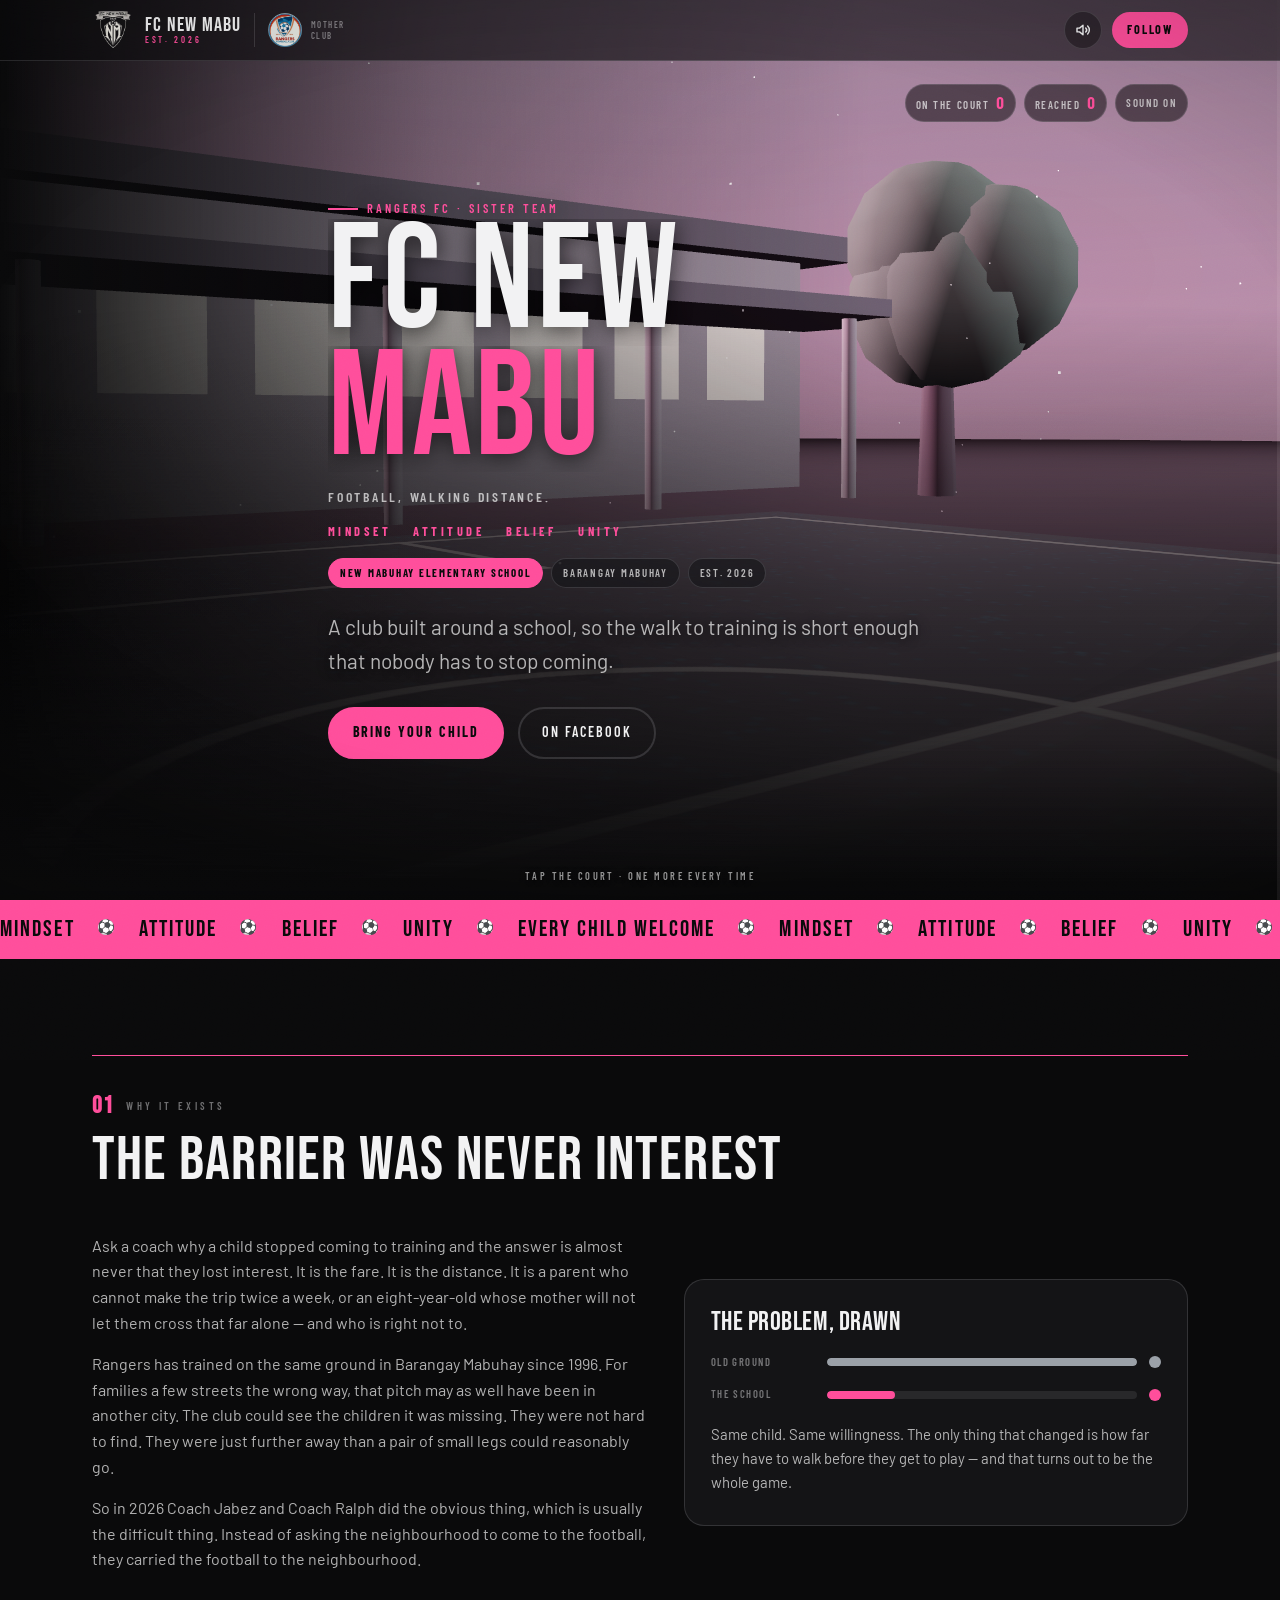
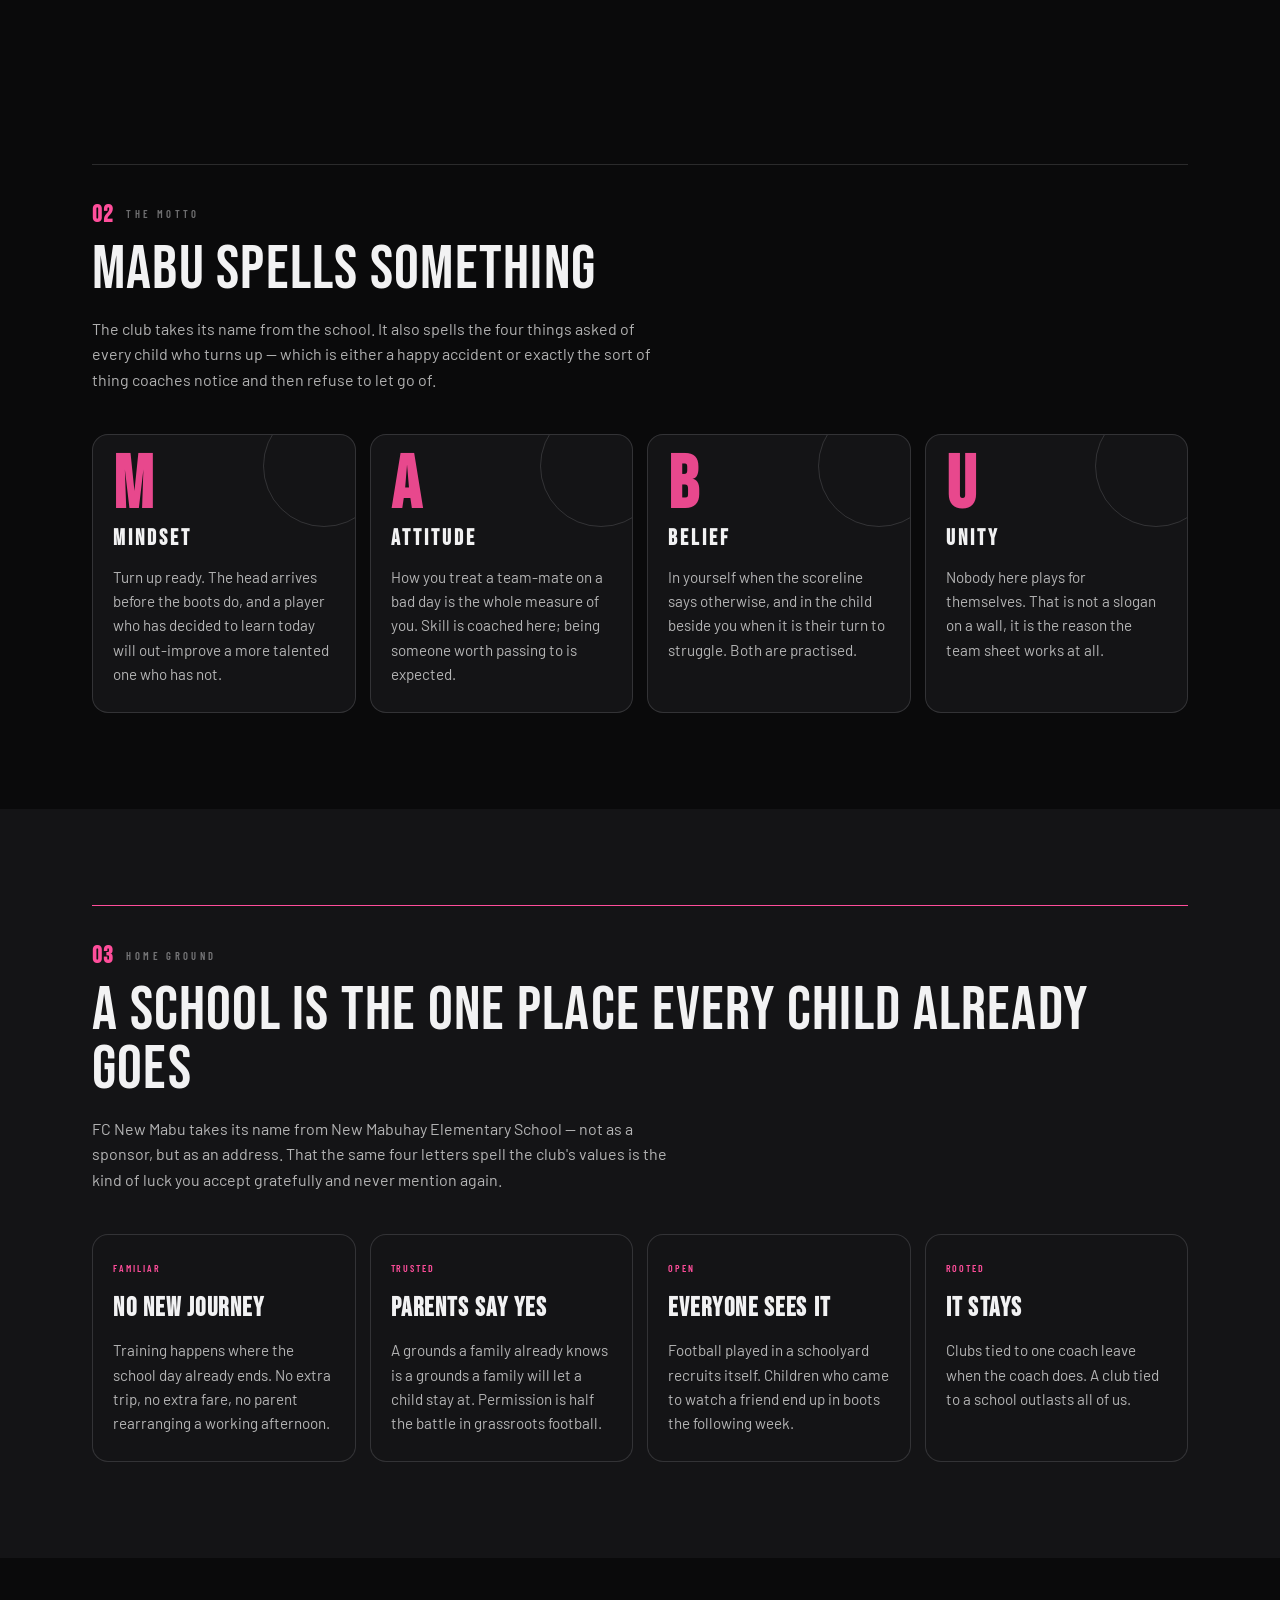
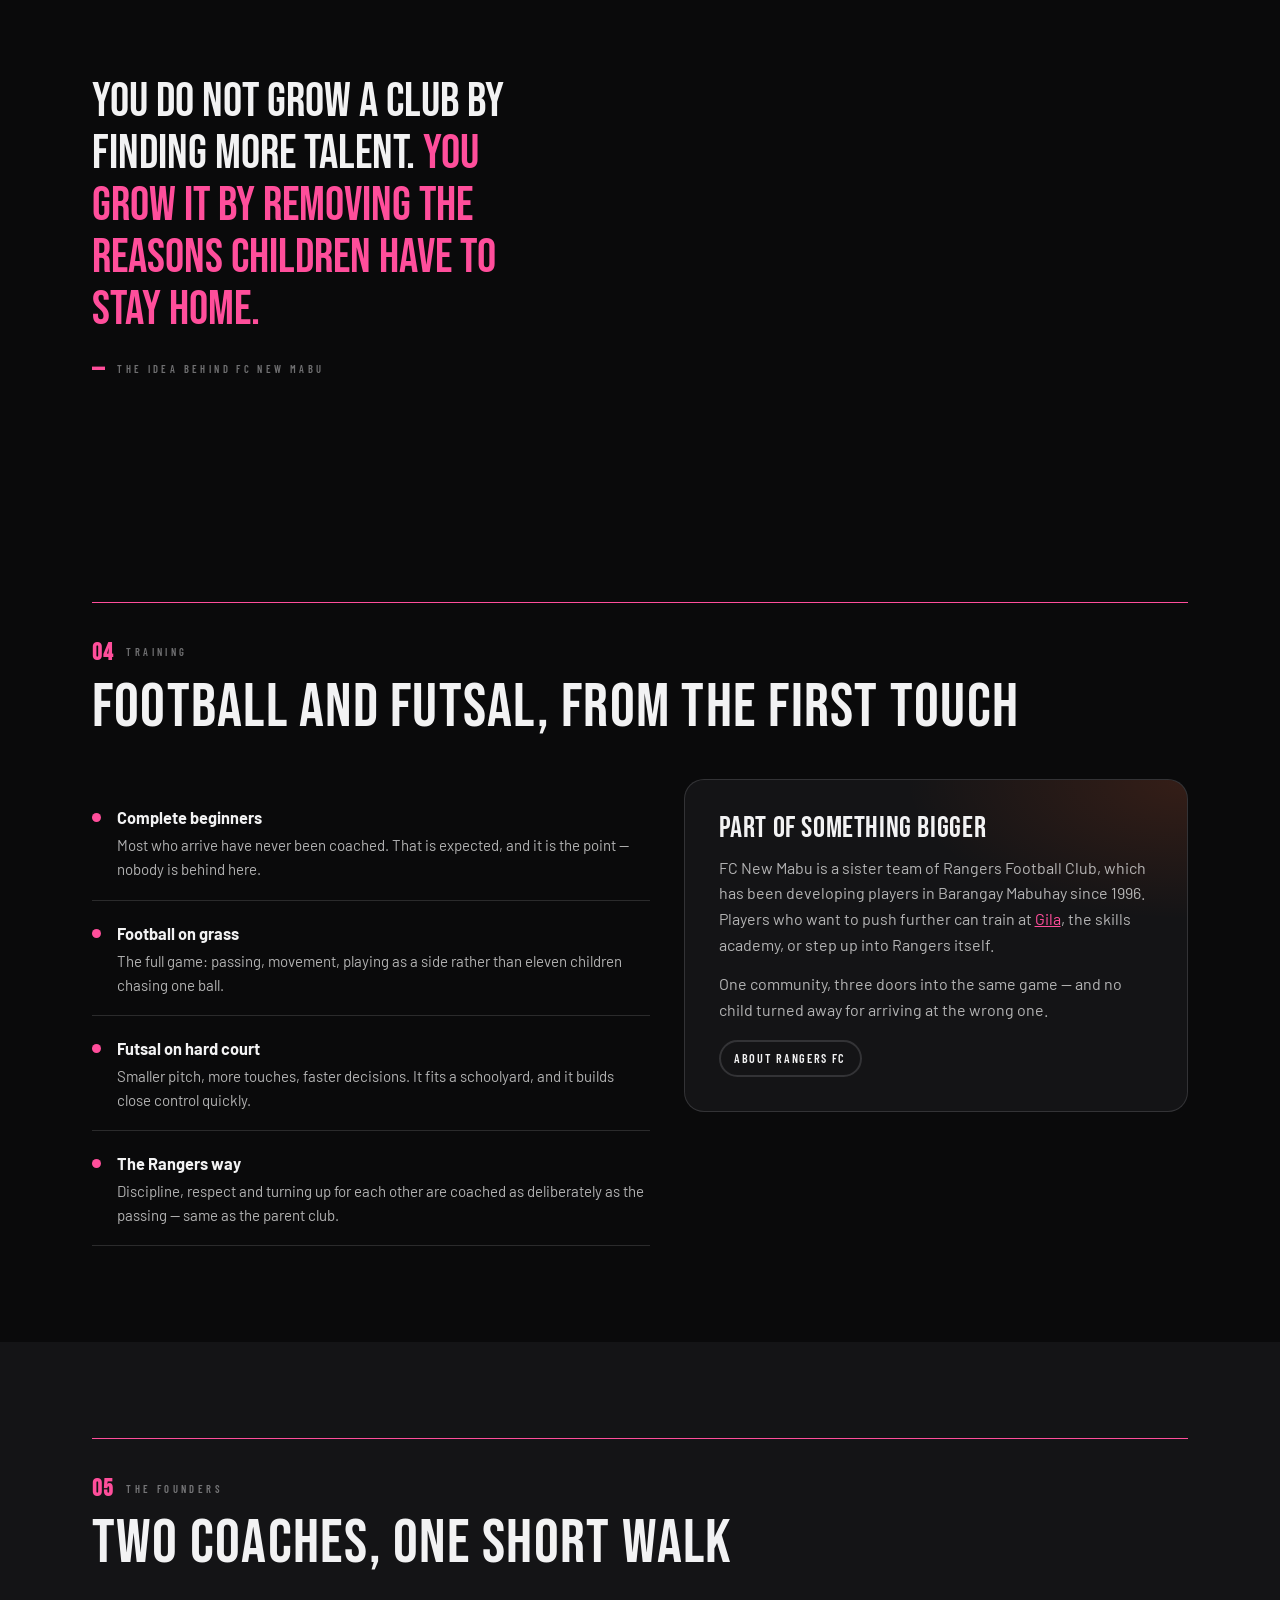
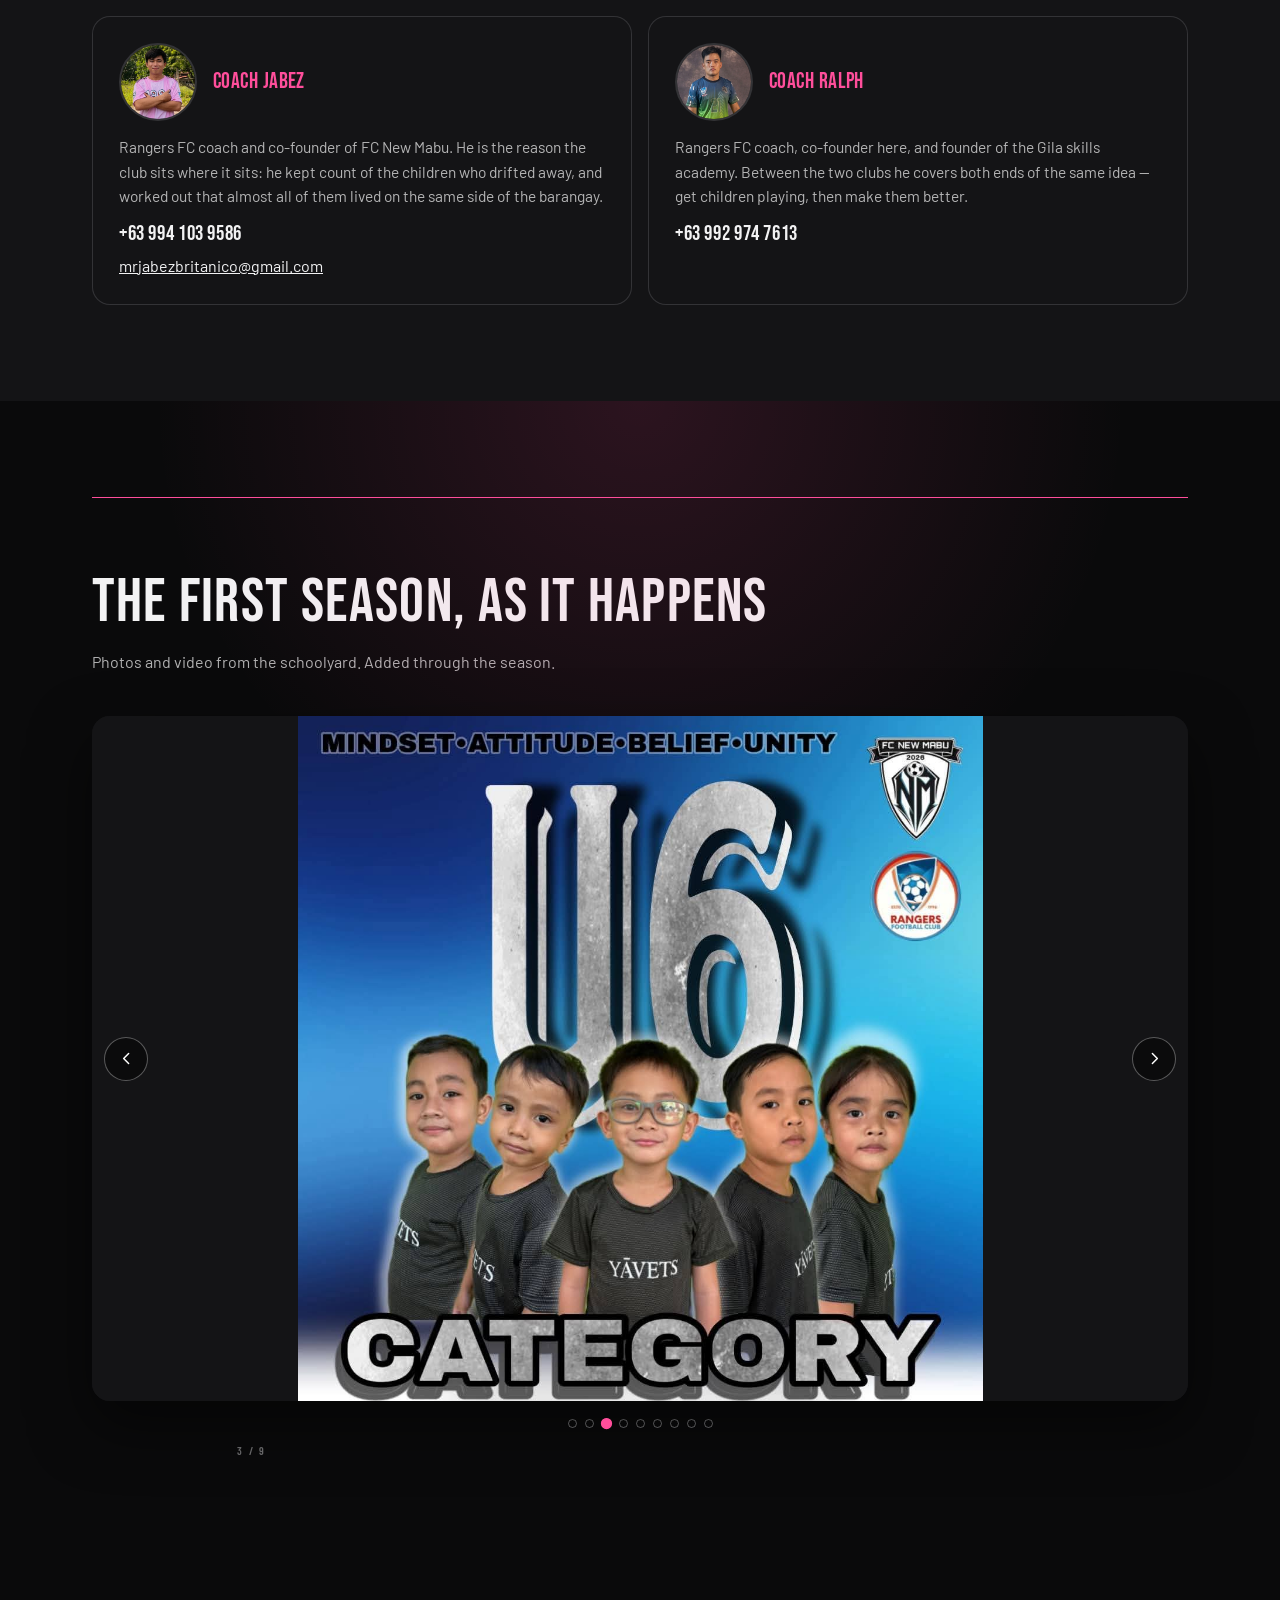
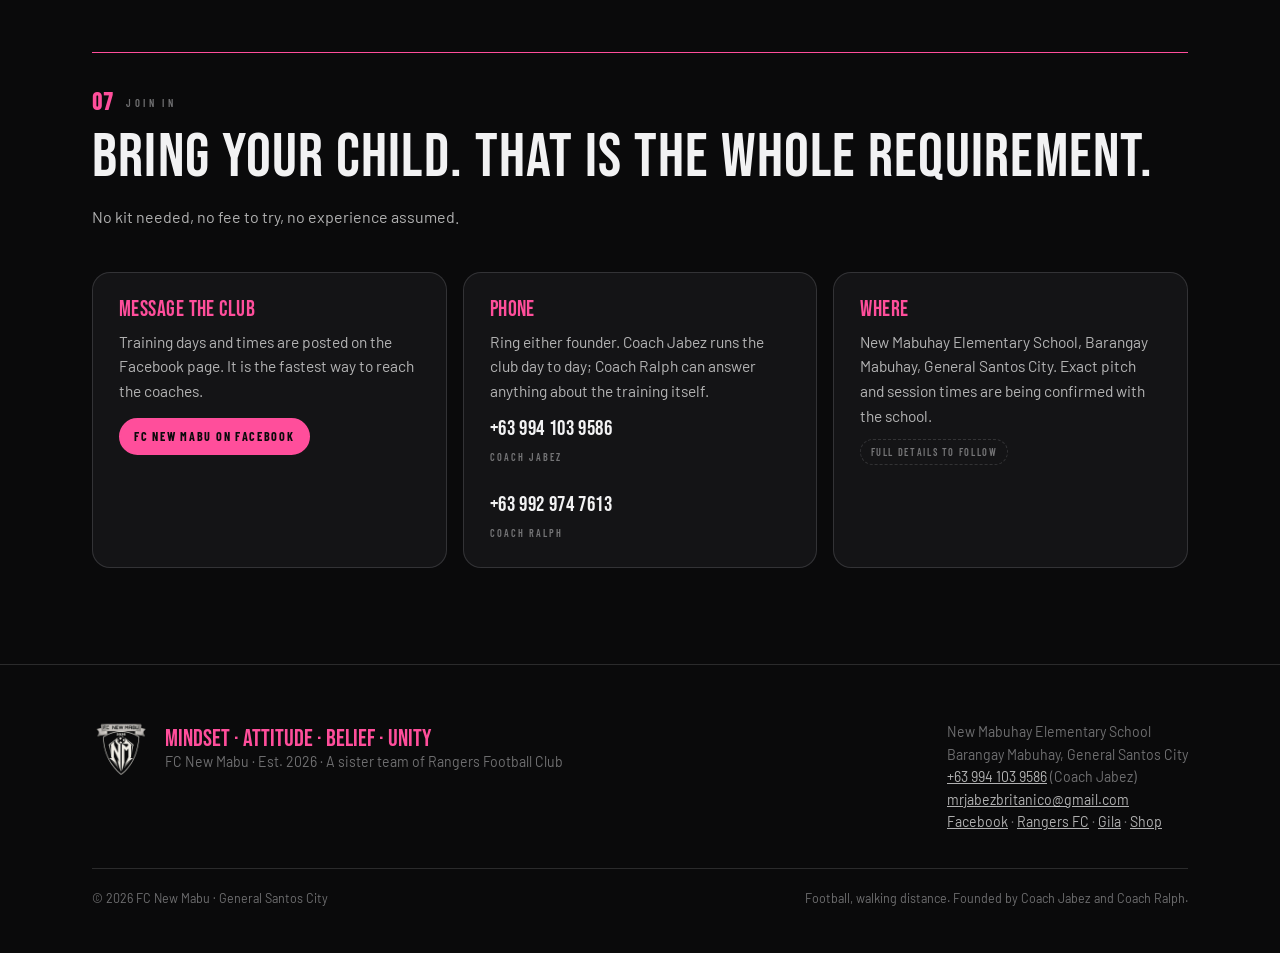
<file: new-mabu/index.html>
<!DOCTYPE html>
<html lang="en">
<head>
<meta charset="UTF-8" />
<meta name="viewport" content="width=device-width, initial-scale=1.0, viewport-fit=cover" />
<title>FC New Mabu | Football &amp; Futsal at New Mabuhay Elementary · A Rangers FC sister team</title>
<meta name="description" content="FC New Mabu — Mindset, Attitude, Belief, Unity. Football and futsal at New Mabuhay Elementary School, Barangay Mabuhay, General Santos City. Founded 2026 by Coach Jabez and Coach Ralph. A sister team of Rangers FC. Call +63 994 103 9586." />
<meta name="theme-color" content="#0A0A0B" />
<meta name="color-scheme" content="dark" />
<link rel="canonical" href="https://rangersfc.net/new-mabu/" />
<meta property="og:type" content="website" />
<meta property="og:site_name" content="FC New Mabu" />
<meta property="og:url" content="https://rangersfc.net/new-mabu/" />
<meta property="og:title" content="FC New Mabu — Mindset · Attitude · Belief · Unity" />
<meta property="og:description" content="A football club built around New Mabuhay Elementary School, so the walk to training is short enough that nobody stops coming." />
<meta property="og:image" content="https://rangersfc.net/assets/teams/new-mabu.webp" />
<link rel="icon" type="image/png" href="../assets/crest-icon.png" />
<link rel="preconnect" href="https://fonts.googleapis.com" />
<link rel="preconnect" href="https://fonts.gstatic.com" crossorigin />
<link href="https://fonts.googleapis.com/css2?family=Bebas+Neue&family=Barlow:wght@400;500;700&family=Barlow+Condensed:wght@500;600;700&display=swap" rel="stylesheet" />
<link rel="stylesheet" href="../assets/team.css" />
<style>
  /* The club's colours: pink, grey and black. Black holds the page, grey
     does the quiet work, and the pink is spent only where it counts. */
  :root{
    --bg:#0A0A0B;
    --bg-2:#141416;
    --ink:#F2F2F3;
    --ink-dim:rgba(242,242,243,.72);
    --ink-faint:rgba(242,242,243,.44);
    --accent:#FF4E9B;
    --accent-2:#9BA1A8;
    --line:rgba(242,242,243,.14);
  }
  .btn-solid{color:#0A0A0B}
  /* chalk lines on a blackboard — the school, not the stadium */
  .hero-bg{background:
    radial-gradient(70% 55% at 78% 30%,rgba(255,78,155,.10),transparent 70%),
    linear-gradient(180deg,rgba(10,10,11,0) 45%,rgba(10,10,11,.92) 100%)}
  .hero h1{font-size:clamp(3.4rem,15vw,9.4rem);line-height:.84}
  .hero h1 .pink{color:var(--accent)}
  /* what the club is, in four words, under the name */
  .tag{font-family:var(--cond);font-weight:600;letter-spacing:.2em;text-transform:uppercase;
    font-size:.86rem;color:var(--ink-dim);margin-top:14px}
  /* the distance strip */
  .steps{display:flex;flex-wrap:wrap;gap:8px;margin-top:8px}
  .step{font-family:var(--cond);font-weight:600;letter-spacing:.16em;text-transform:uppercase;
    font-size:.68rem;padding:.5em 1em;border-radius:999px;border:1px solid var(--line);
    background:rgba(19,19,22,.6);color:var(--ink-dim)}
  .step.on{background:var(--accent);border-color:var(--accent);color:#0A0A0B;font-weight:700}
  /* the walk — a small animated diagram of the point of the whole club */
  .walk{border:1px solid var(--line);border-radius:20px;background:var(--bg-2);padding:30px 26px;
    position:relative;overflow:hidden}
  .walk h3{font-size:1.7rem;margin-bottom:18px}
  .walk-row{display:flex;align-items:center;gap:12px;margin-bottom:16px}
  .walk-row:last-child{margin-bottom:0}
  .walk-dot{width:12px;height:12px;border-radius:50%;flex:none;background:var(--accent-2)}
  .walk-row.near .walk-dot{background:var(--accent)}
  .walk-bar{flex:1;height:8px;border-radius:99px;background:rgba(242,242,243,.09);overflow:hidden}
  .walk-bar i{display:block;height:100%;width:0;border-radius:99px;background:var(--accent-2);
    transition:width 1.6s var(--ease-io)}
  .walk-row.near .walk-bar i{background:var(--accent)}
  .walk.in .walk-bar i{width:var(--w)}
  .walk-lab{font-family:var(--cond);font-weight:600;letter-spacing:.14em;text-transform:uppercase;
    font-size:.66rem;color:var(--ink-faint);width:104px;flex:none}
  .walk-note{margin-top:20px;font-size:.93rem;color:var(--ink-dim)}
  /* the four words the club's own name spells */
  .creed{display:flex;flex-wrap:wrap;gap:8px 22px;margin-top:14px;font-family:var(--cond);
    font-weight:700;letter-spacing:.28em;text-transform:uppercase;font-size:.78rem;color:var(--accent)}
  .creed span{color:var(--ink-faint)}
  .mabu{display:grid;grid-template-columns:repeat(2,1fr);gap:14px}
  @media(min-width:860px){.mabu{grid-template-columns:repeat(4,1fr)}}
  .mabu .pillar{padding-top:22px}
  .mabu .letter{font-family:var(--display);font-size:4.6rem;line-height:.8;color:var(--accent);
    display:block;margin-bottom:6px;opacity:.9}
  .mabu .pillar b{font-size:1.35rem;letter-spacing:.14em}
  .mabu .pillar::after{content:"";position:absolute;right:-30px;top:-30px;width:120px;height:120px;
    border-radius:50%;border:1px solid var(--line)}
  .ribbon{background:var(--accent);color:#0A0A0B;overflow:hidden}
  .ribbon-track{display:flex;width:max-content;animation:rib 30s linear infinite}
  .ribbon-track span{font-family:var(--display);font-size:1.45rem;letter-spacing:.09em;padding:11px 0;white-space:nowrap}
  .ribbon-track span::after{content:"⚽";font-size:.9rem;margin:0 22px;vertical-align:middle}
  @keyframes rib{to{transform:translateX(-50%)}}
  /* the two founders, with faces on */
  .founder{display:flex;align-items:center;gap:16px;margin-bottom:14px}
  .founder img{width:78px;height:78px;flex:none;border-radius:50%;object-fit:cover;
    object-position:center 14%;border:2px solid var(--line);transition:border-color .3s}
  .founder h3{margin:0}
  /* the mother club's crest, beside our own — Rangers started all of this */
  .mother{display:flex;align-items:center;gap:9px;text-decoration:none;flex:none;
    padding-left:13px;border-left:1px solid var(--line)}
  .mother img{width:34px;height:34px;object-fit:contain;opacity:.88;
    transition:opacity .25s,transform .35s var(--ease)}
  .mother:hover img{opacity:1;transform:scale(1.07)}
  .mother span{font-family:var(--cond);font-weight:600;letter-spacing:.17em;text-transform:uppercase;
    font-size:.55rem;line-height:1.3;color:var(--ink-faint);white-space:nowrap;transition:color .25s}
  .mother:hover span{color:var(--ink-dim)}
  /* whose number is whose */
  .who{display:block;margin:2px 0 14px;font-family:var(--cond);font-weight:600;
    letter-spacing:.2em;text-transform:uppercase;font-size:.64rem;color:var(--ink-faint)}
  .who:last-child{margin-bottom:0}
  @media(max-width:660px){.mother span{display:none}}
  @media(max-width:430px){.mother{padding-left:10px;gap:0}.mother img{width:28px;height:28px}}
  #founders .card:hover .founder img{border-color:var(--accent)}
  /* the motto is a long second title card — let it breathe on a phone */
  .seq-title span:nth-child(2) i{font-size:.26em;letter-spacing:.14em}
  @media(prefers-reduced-motion:reduce){
    .ribbon-track{animation:none}
    .walk .walk-bar i{width:var(--w);transition:none}
  }
</style>
<noscript><style>
  /* nothing here needs JavaScript to be readable */
  #intro{display:none}
  body.locked{overflow:auto}
  .hero h1 .ln i{transform:none}
  .hero-sub,.hero-cta,.reveal{opacity:1;transform:none}
  .walk .walk-bar i{width:var(--w)}
</style></noscript>
<script src="../assets/clarity.js" defer></script>
</head>
<body class="locked">

<!-- ============ TITLE SEQUENCE ============ -->
<div id="intro" role="presentation">
  <div class="shutter t"></div>
  <div class="shutter b"></div>
  <div class="seq">
    <div class="seq-crest"><img src="../assets/teams/new-mabu-mark.webp" alt="" width="124" height="124" /></div>
    <div class="seq-pres">A Rangers FC Sister Team</div>
    <div class="seq-title">
      <span><i>FC NEW MABU</i></span>
      <span><i>MINDSET · ATTITUDE · BELIEF · UNITY</i></span>
    </div>
    <div class="seq-bar"><i></i></div>
  </div>
  <button class="seq-skip" id="skipIntro" type="button">Skip intro</button>
</div>

<audio id="bgm" src="../assets/mabu-music.mp3" loop preload="auto" playsinline></audio>

<div id="grain" aria-hidden="true"></div>
<div id="vig" aria-hidden="true"></div>
<div id="reel" aria-hidden="true"><i></i></div>

<nav class="nav">
  <div class="nav-inner">
    <a class="brand" href="#top">
      <img src="../assets/teams/new-mabu-mark.webp" alt="FC New Mabu crest" width="42" height="42" />
      <span class="wordmark">FC NEW MABU<small>EST. 2026</small></span>
    </a>
    <a class="mother" href="../" title="Rangers Football Club — our mother club">
      <img src="../assets/crest.webp" alt="Rangers Football Club crest" width="34" height="34" />
      <span>Mother<br />Club</span>
    </a>
    <div class="nav-end">
      <button class="nav-snd" id="sndBtn2" type="button" aria-pressed="true" aria-label="Turn sound off">
        <svg viewBox="0 0 24 24" aria-hidden="true">
          <path d="M4 9.5h3.4L12 5.6v12.8L7.4 14.5H4z" />
          <path class="wave" d="M15.6 9.2a4 4 0 0 1 0 5.6M18.2 6.6a7.6 7.6 0 0 1 0 10.8" />
          <path class="slash" d="M16 9l5 6M21 9l-5 6" />
        </svg>
      </button>
      <a class="btn btn-solid btn-sm" href="https://www.facebook.com/share/1Hj5tFeLkW/" target="_blank" rel="noopener" data-magnet><span>Follow</span></a>
    </div>
  </div>
</nav>

<!-- ============ HERO ============ -->
<header class="hero" id="top">
  <div id="stage" data-stage="mabu" role="button" tabindex="0"
       aria-label="Interactive schoolyard court. Tap, or press Enter, to send another ball onto the court. Drag to look around."></div>
  <div class="stage-scrim" aria-hidden="true"></div>
  <div class="hero-bg" aria-hidden="true"></div>
  <img class="hero-crest" src="../assets/teams/new-mabu.webp" alt="" aria-hidden="true" />

  <div class="hud">
    <div class="wrap">
      <span>On the court<b id="statA">0</b></span>
      <span>Reached<b id="statB">0</b></span>
      <button id="sndBtn" type="button" aria-pressed="true">Sound On</button>
    </div>
  </div>

  <div class="wrap">
    <span class="eyebrow">Rangers FC · Sister Team</span>
    <h1>
      <span class="ln"><i>FC NEW</i></span>
      <span class="ln"><i class="pink">MABU</i></span>
    </h1>
    <p class="tag">Football, walking distance.</p>
    <div class="creed">
      <b>Mindset</b><b>Attitude</b><b>Belief</b><b>Unity</b>
    </div>
    <div class="steps" style="margin-top:16px">
      <span class="step on">New Mabuhay Elementary School</span>
      <span class="step">Barangay Mabuhay</span>
      <span class="step">Est. 2026</span>
    </div>
    <p class="hero-sub lede">A club built around a school, so the walk to training is short enough that nobody has to stop coming.</p>
    <div class="hero-cta">
      <a class="btn btn-solid" href="#join" data-magnet><span>Bring Your Child</span></a>
      <a class="btn btn-ghost" href="https://www.facebook.com/share/1Hj5tFeLkW/" target="_blank" rel="noopener"><span>On Facebook</span></a>
    </div>
  </div>

  <div id="pop" aria-hidden="true"></div>
  <div id="hint">Tap the court · one more every time</div>
</header>

<div class="ribbon" aria-hidden="true">
  <div class="ribbon-track">
    <span>Mindset</span><span>Attitude</span><span>Belief</span><span>Unity</span><span>Every child welcome</span>
    <span>Mindset</span><span>Attitude</span><span>Belief</span><span>Unity</span><span>Every child welcome</span>
  </div>
</div>

<main>

<!-- ============ THE STORY ============ -->
<section id="story">
  <div class="wrap">
    <div class="rulewrap"><i></i></div>
    <div class="section-head">
      <div class="slate reveal"><b>01</b> Why It Exists</div>
      <h2 class="rt">The barrier was never interest</h2>
    </div>
    <div class="split">
      <div class="prose reveal">
        <p>Ask a coach why a child stopped coming to training and the answer is almost never that they lost interest. It is the fare. It is the distance. It is a parent who cannot make the trip twice a week, or an eight-year-old whose mother will not let them cross that far alone — and who is right not to.</p>
        <p>Rangers has trained on the same ground in Barangay Mabuhay since 1996. For families a few streets the wrong way, that pitch may as well have been in another city. The club could see the children it was missing. They were not hard to find. They were just further away than a pair of small legs could reasonably go.</p>
        <p>So in 2026 Coach Jabez and Coach Ralph did the obvious thing, which is usually the difficult thing. Instead of asking the neighbourhood to come to the football, they carried the football to the neighbourhood.</p>
      </div>
      <div class="walk reveal" data-d="1" id="walk">
        <h3>The problem, drawn</h3>
        <div class="walk-row">
          <span class="walk-lab">Old ground</span>
          <div class="walk-bar" style="--w:100%"><i></i></div>
          <span class="walk-dot"></span>
        </div>
        <div class="walk-row near">
          <span class="walk-lab">The school</span>
          <div class="walk-bar" style="--w:22%"><i></i></div>
          <span class="walk-dot"></span>
        </div>
        <p class="walk-note">Same child. Same willingness. The only thing that changed is how far they have to walk before they get to play — and that turns out to be the whole game.</p>
      </div>
    </div>
  </div>
</section>

<!-- ============ THE FOUR WORDS ============ -->
<section id="creed">
  <div class="wrap">
    <div class="rulewrap"><i></i></div>
    <div class="section-head">
      <div class="slate reveal"><b>02</b> The Motto</div>
      <h2 class="rt">MABU spells something</h2>
      <p class="reveal" data-d="1">The club takes its name from the school. It also spells the four things asked of every child who turns up — which is either a happy accident or exactly the sort of thing coaches notice and then refuse to let go of.</p>
    </div>
    <div class="mabu">
      <div class="pillar reveal" data-tilt>
        <span class="letter">M</span>
        <b>MINDSET</b>
        <p>Turn up ready. The head arrives before the boots do, and a player who has decided to learn today will out-improve a more talented one who has not.</p>
      </div>
      <div class="pillar reveal" data-d="1" data-tilt>
        <span class="letter">A</span>
        <b>ATTITUDE</b>
        <p>How you treat a team-mate on a bad day is the whole measure of you. Skill is coached here; being someone worth passing to is expected.</p>
      </div>
      <div class="pillar reveal" data-d="2" data-tilt>
        <span class="letter">B</span>
        <b>BELIEF</b>
        <p>In yourself when the scoreline says otherwise, and in the child beside you when it is their turn to struggle. Both are practised.</p>
      </div>
      <div class="pillar reveal" data-d="3" data-tilt>
        <span class="letter">U</span>
        <b>UNITY</b>
        <p>Nobody here plays for themselves. That is not a slogan on a wall, it is the reason the team sheet works at all.</p>
      </div>
    </div>
  </div>
</section>

<!-- ============ THE SCHOOL ============ -->
<section id="school" style="background:var(--bg-2)">
  <div class="wrap">
    <div class="rulewrap"><i></i></div>
    <div class="section-head">
      <div class="slate reveal"><b>03</b> Home Ground</div>
      <h2 class="rt">A school is the one place every child already goes</h2>
      <p class="reveal" data-d="1">FC New Mabu takes its name from New Mabuhay Elementary School — not as a sponsor, but as an address. That the same four letters spell the club's values is the kind of luck you accept gratefully and never mention again.</p>
    </div>
    <div class="pillars">
      <div class="pillar reveal" data-tilt>
        <span>Familiar</span><b>NO NEW JOURNEY</b>
        <p>Training happens where the school day already ends. No extra trip, no extra fare, no parent rearranging a working afternoon.</p>
      </div>
      <div class="pillar reveal" data-d="1" data-tilt>
        <span>Trusted</span><b>PARENTS SAY YES</b>
        <p>A grounds a family already knows is a grounds a family will let a child stay at. Permission is half the battle in grassroots football.</p>
      </div>
      <div class="pillar reveal" data-d="2" data-tilt>
        <span>Open</span><b>EVERYONE SEES IT</b>
        <p>Football played in a schoolyard recruits itself. Children who came to watch a friend end up in boots the following week.</p>
      </div>
      <div class="pillar reveal" data-d="3" data-tilt>
        <span>Rooted</span><b>IT STAYS</b>
        <p>Clubs tied to one coach leave when the coach does. A club tied to a school outlasts all of us.</p>
      </div>
    </div>
  </div>
</section>

<!-- ============ PULL QUOTE ============ -->
<section style="padding:110px 0">
  <div class="wrap">
    <blockquote class="pull rt">You do not grow a club by finding more talent. <em>You grow it by removing the reasons children have to stay home.</em></blockquote>
    <div class="slate reveal" data-d="2" style="margin-top:22px"><b>—</b> The idea behind FC New Mabu</div>
  </div>
</section>

<!-- ============ WHAT WE DO ============ -->
<section id="training">
  <div class="wrap">
    <div class="rulewrap"><i></i></div>
    <div class="section-head">
      <div class="slate reveal"><b>04</b> Training</div>
      <h2 class="rt">Football and futsal, from the first touch</h2>
    </div>
    <div class="split" style="align-items:start">
      <ul class="drills reveal">
        <li><div><b>Complete beginners</b><p>Most who arrive have never been coached. That is expected, and it is the point — nobody is behind here.</p></div></li>
        <li><div><b>Football on grass</b><p>The full game: passing, movement, playing as a side rather than eleven children chasing one ball.</p></div></li>
        <li><div><b>Futsal on hard court</b><p>Smaller pitch, more touches, faster decisions. It fits a schoolyard, and it builds close control quickly.</p></div></li>
        <li><div><b>The Rangers way</b><p>Discipline, respect and turning up for each other are coached as deliberately as the passing — same as the parent club.</p></div></li>
      </ul>
      <div class="plate reveal" data-d="1">
        <h3>Part of something bigger</h3>
        <p>FC New Mabu is a sister team of Rangers Football Club, which has been developing players in Barangay Mabuhay since 1996. Players who want to push further can train at <a href="../gila/" style="color:var(--accent)">Gila</a>, the skills academy, or step up into Rangers itself.</p>
        <p style="margin-top:14px">One community, three doors into the same game — and no child turned away for arriving at the wrong one.</p>
        <a class="btn btn-ghost btn-sm" href="../" style="margin-top:18px"><span>About Rangers FC</span></a>
      </div>
    </div>
  </div>
</section>

<!-- ============ THE FOUNDERS ============ -->
<section id="founders" style="background:var(--bg-2)">
  <div class="wrap">
    <div class="rulewrap"><i></i></div>
    <div class="section-head">
      <div class="slate reveal"><b>05</b> The Founders</div>
      <h2 class="rt">Two coaches, one short walk</h2>
    </div>
    <div class="contact-grid" style="grid-template-columns:repeat(auto-fit,minmax(260px,1fr))">
      <div class="card reveal" data-tilt>
        <div class="founder">
          <img src="../assets/coaches/jabez.webp" alt="Coach Jabez" width="78" height="78" loading="lazy" />
          <h3>Coach Jabez</h3>
        </div>
        <p>Rangers FC coach and co-founder of FC New Mabu. He is the reason the club sits where it sits: he kept count of the children who drifted away, and worked out that almost all of them lived on the same side of the barangay.</p>
        <a class="big" href="tel:+639941039586" style="font-size:1.3rem">+63 994 103 9586</a><br />
        <a href="mailto:mrjabezbritanico@gmail.com">mrjabezbritanico@gmail.com</a>
      </div>
      <div class="card reveal" data-d="1" data-tilt>
        <div class="founder">
          <img src="../assets/coaches/ralph.webp" alt="Coach Ralph" width="78" height="78" loading="lazy" />
          <h3>Coach Ralph</h3>
        </div>
        <p>Rangers FC coach, co-founder here, and founder of the Gila skills academy. Between the two clubs he covers both ends of the same idea — get children playing, then make them better.</p>
        <a class="big" href="tel:+639929747613" style="font-size:1.3rem">+63 992 974 7613</a>
      </div>
    </div>
  </div>
</section>

<!-- ============ GALLERY ============ -->
<!-- Fed by assets/gallery/new-mabu/. Hides itself while that folder is empty. -->
<section class="gal-sec" id="gallery" hidden data-gallery
         data-manifest="../assets/gallery/new-mabu/gallery.json" data-base="../"
         style="background:var(--bg);position:relative;overflow:hidden">
  <div class="glow" aria-hidden="true"></div>
  <div class="wrap">
    <div class="rulewrap"><i></i></div>
    <div class="section-head">
      <div class="slate reveal"><b>06</b> The Album</div>
      <h2 class="rt">The first season, as it happens</h2>
      <p class="reveal" data-d="1">Photos and video from the schoolyard. Added through the season.</p>
    </div>
    <div class="reveal" data-d="1">
      <div class="gal-stage" aria-live="polite">
        <button class="gal-nav prev" type="button" aria-label="Previous">
          <svg viewBox="0 0 24 24" aria-hidden="true"><path d="M15 5l-7 7 7 7"/></svg>
        </button>
        <button class="gal-nav next" type="button" aria-label="Next">
          <svg viewBox="0 0 24 24" aria-hidden="true"><path d="M9 5l7 7-7 7"/></svg>
        </button>
      </div>
      <div class="gal-dots"></div>
      <p class="gal-count"></p>
    </div>
  </div>
</section>

<!-- ============ JOIN ============ -->
<section id="join">
  <div class="wrap">
    <div class="rulewrap"><i></i></div>
    <div class="section-head">
      <div class="slate reveal"><b>07</b> Join In</div>
      <h2 class="rt">Bring your child. That is the whole requirement.</h2>
      <p class="reveal" data-d="1">No kit needed, no fee to try, no experience assumed.</p>
    </div>
    <div class="contact-grid">
      <div class="card reveal" data-tilt>
        <h3>Message the club</h3>
        <p>Training days and times are posted on the Facebook page. It is the fastest way to reach the coaches.</p>
        <a class="btn btn-solid btn-sm" href="https://www.facebook.com/share/1Hj5tFeLkW/" target="_blank" rel="noopener" style="margin-top:14px" data-magnet><span>FC New Mabu on Facebook</span></a>
      </div>
      <div class="card reveal" data-d="1" data-tilt>
        <h3>Phone</h3>
        <p>Ring either founder. Coach Jabez runs the club day to day; Coach Ralph can answer anything about the training itself.</p>
        <a class="big" href="tel:+639941039586" style="font-size:1.3rem">+63 994 103 9586</a>
        <span class="who">Coach Jabez</span>
        <a class="big" href="tel:+639929747613" style="font-size:1.3rem">+63 992 974 7613</a>
        <span class="who">Coach Ralph</span>
      </div>
      <div class="card reveal" data-d="2" data-tilt>
        <h3>Where</h3>
        <p>New Mabuhay Elementary School, Barangay Mabuhay, General Santos City. Exact pitch and session times are being confirmed with the school.</p>
        <span class="tba">Full details to follow</span>
      </div>
    </div>
  </div>
</section>

</main>

<footer>
  <div class="wrap">
    <div class="foot-grid">
      <div class="foot-brand">
        <img src="../assets/teams/new-mabu-mark.webp" alt="FC New Mabu crest" width="58" height="58" />
        <div>
          <div class="foot-motto">Mindset · Attitude · Belief · Unity</div>
          <div class="foot-meta">FC New Mabu · Est. 2026 · A sister team of Rangers Football Club</div>
        </div>
      </div>
      <div class="foot-meta">
        New Mabuhay Elementary School<br />
        Barangay Mabuhay, General Santos City<br />
        <a href="tel:+639941039586">+63 994 103 9586</a> (Coach Jabez)<br />
        <a href="mailto:mrjabezbritanico@gmail.com">mrjabezbritanico@gmail.com</a><br />
        <a href="https://www.facebook.com/share/1Hj5tFeLkW/" target="_blank" rel="noopener">Facebook</a> ·
        <a href="../">Rangers FC</a> · <a href="../gila/">Gila</a> · <a href="../shop/">Shop</a>
      </div>
    </div>
    <div class="small">
      <span>© 2026 FC New Mabu · General Santos City</span>
      <span>Football, walking distance. Founded by Coach Jabez and Coach Ralph.</span>
    </div>
  </div>
</footer>

<script src="../assets/gallery.js"></script>
<script src="../assets/team.js"></script>
<script src="../vendor/three.min.js"></script>
<script src="../assets/stage.js"></script>
<script>
  /* The club's anthem, in from the top of the track.

     Every browser refuses to start audible sound until the visitor has
     touched the page. There is no way around that, but there is a way to be
     ready: muted playback is always allowed, so when we are refused we start
     the track muted and leave it running. Unmuting an element that is already
     playing costs nothing, so the visitor's first touch — a tap, a key, the
     start of a scroll — brings the sound in instantly, from the first note,
     with no button to find.

     The one rule that matters here: never unmute without a gesture. Doing so
     is a policy violation and the browser answers it by pausing the track,
     which is worse than the silence it was trying to fix. */
  (function(){
    var bgm = document.getElementById('bgm'), stage = window.RFCStage;
    if(!bgm || !stage) return;
    var VOL = 0.3, started = false, armed = false, silentRoll = false;
    /* a wide net on purpose: whichever the visitor does first, the sound is
       already cued up behind it */
    var GESTURES = ['pointerdown', 'pointerup', 'mousedown', 'click', 'keydown',
                    'touchstart', 'touchend', 'touchmove', 'wheel', 'scroll'];

    function hush(){ var p = bgm.play(); if(p && p['catch']) p['catch'](function(){}); }

    /* out loud — only from a gesture, or from the sound switch */
    function goAudible(){
      if(stage.muted) return;
      bgm.volume = VOL;
      bgm.muted = false;
      if(!started || silentRoll) bgm.currentTime = 0;
      var p = bgm.play();
      if(p && p.then){
        p.then(function(){ started = true; silentRoll = false; stage.pending(false); })
         ['catch'](rollSilently);
      }else{
        started = true; silentRoll = false; stage.pending(false);
      }
    }

    /* refused: run it muted and wait to be let through */
    function rollSilently(){
      if(stage.muted) return;
      bgm.muted = true;
      silentRoll = true;
      stage.pending(true);
      if(bgm.paused) hush();
      arm();
    }

    /* safe to call at any time — it will not disturb a roll already going */
    function ensureRolling(){
      if(stage.muted) return;
      if(silentRoll){ if(bgm.paused) hush(); return; }
      goAudible();
    }

    function arm(){
      if(armed) return;
      armed = true;
      function go(){
        GESTURES.forEach(function(e){ window.removeEventListener(e, go, true); });
        armed = false;
        goAudible();
      }
      GESTURES.forEach(function(e){ window.addEventListener(e, go, {capture:true, passive:true}); });
    }

    ensureRolling();                 /* start trying before the titles are over */
    stage.onIntroEnd(ensureRolling);
    stage.onSound(function(muted){
      if(muted){ bgm.pause(); silentRoll = false; }
      else { goAudible(); }
    });
    document.addEventListener('visibilitychange', function(){
      if(document.hidden){ bgm.pause(); }
      else if(!stage.muted){ if(silentRoll){ silentRoll = false; rollSilently(); } else ensureRolling(); }
    });
  })();
</script>
<script>
  /* the distance bars fill once the diagram is actually looked at */
  (function(){
    var w = document.getElementById('walk');
    if(!w) return;
    if(!('IntersectionObserver' in window)){ w.classList.add('in'); return; }
    new IntersectionObserver(function(en, obs){
      if(en[0].isIntersecting){ w.classList.add('in'); obs.disconnect(); }
    }, {threshold:.35}).observe(w);
  })();
</script>
</body>
</html>
</file>
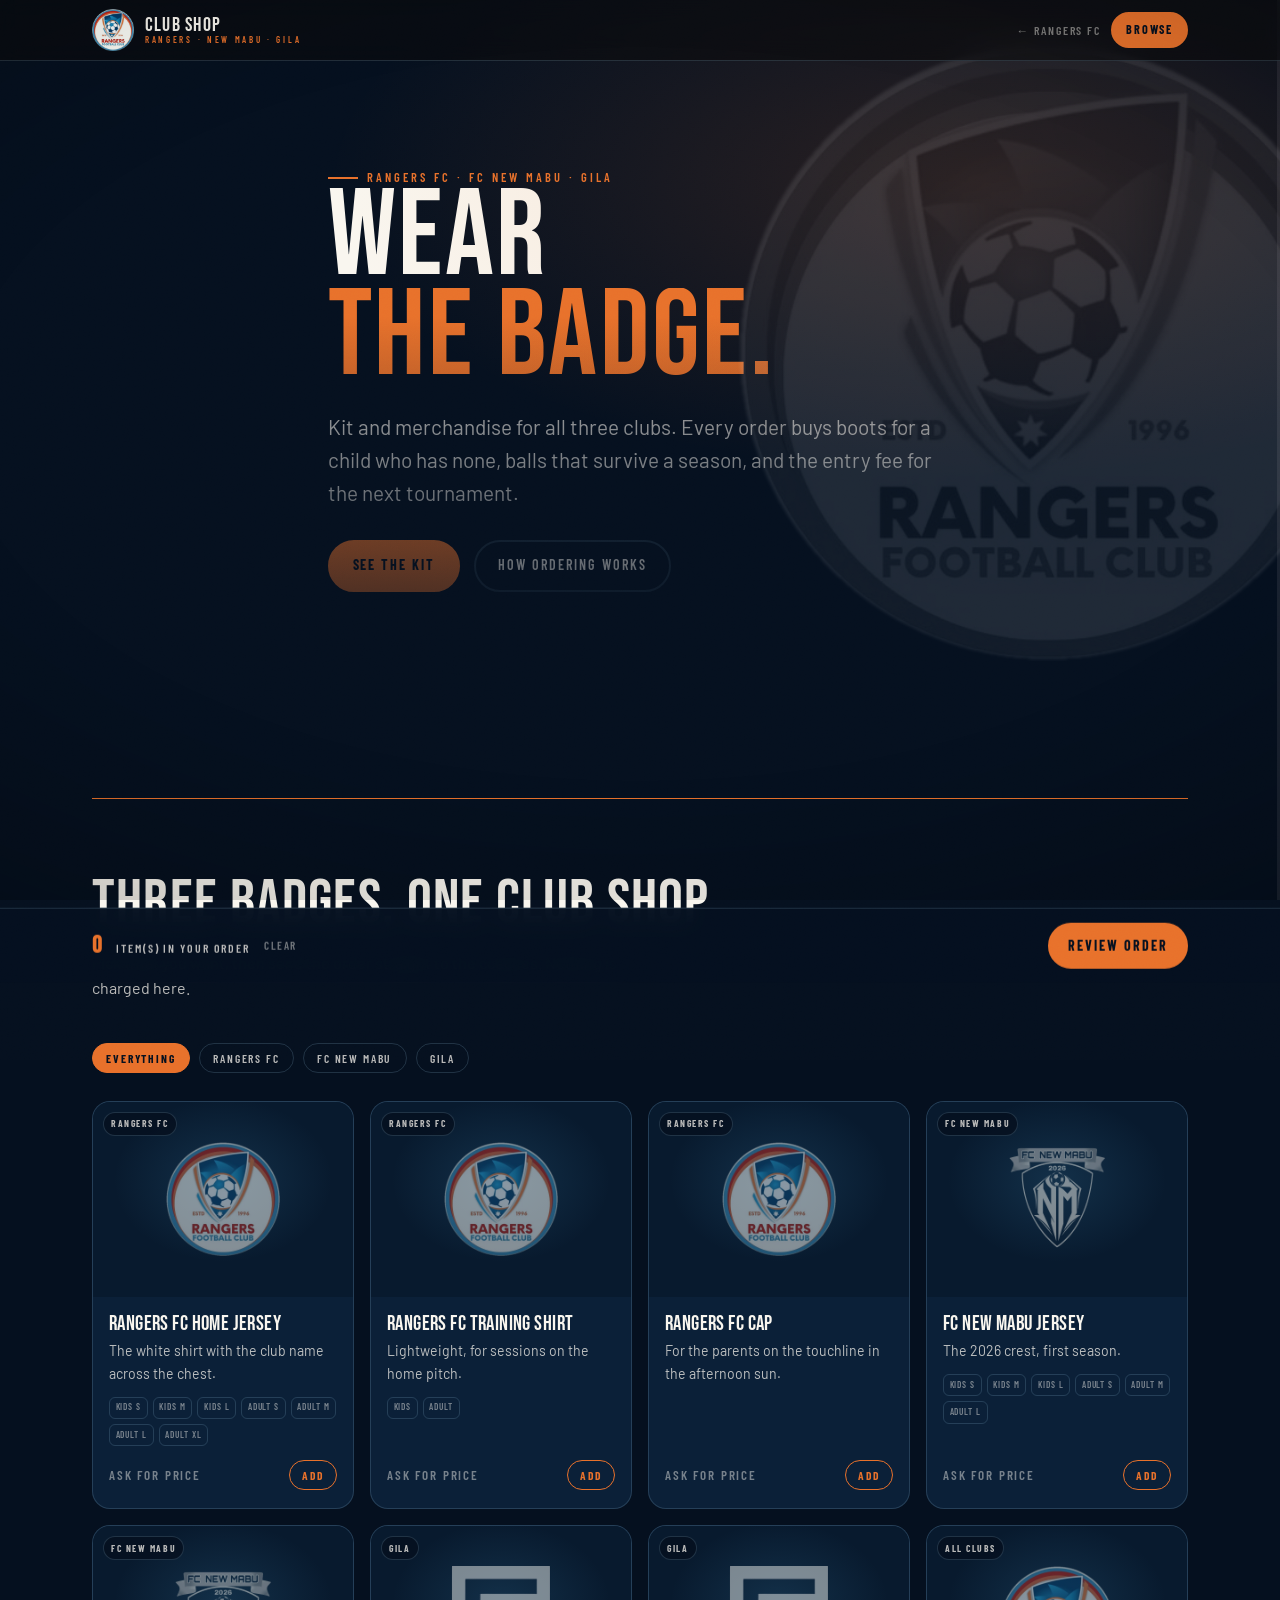
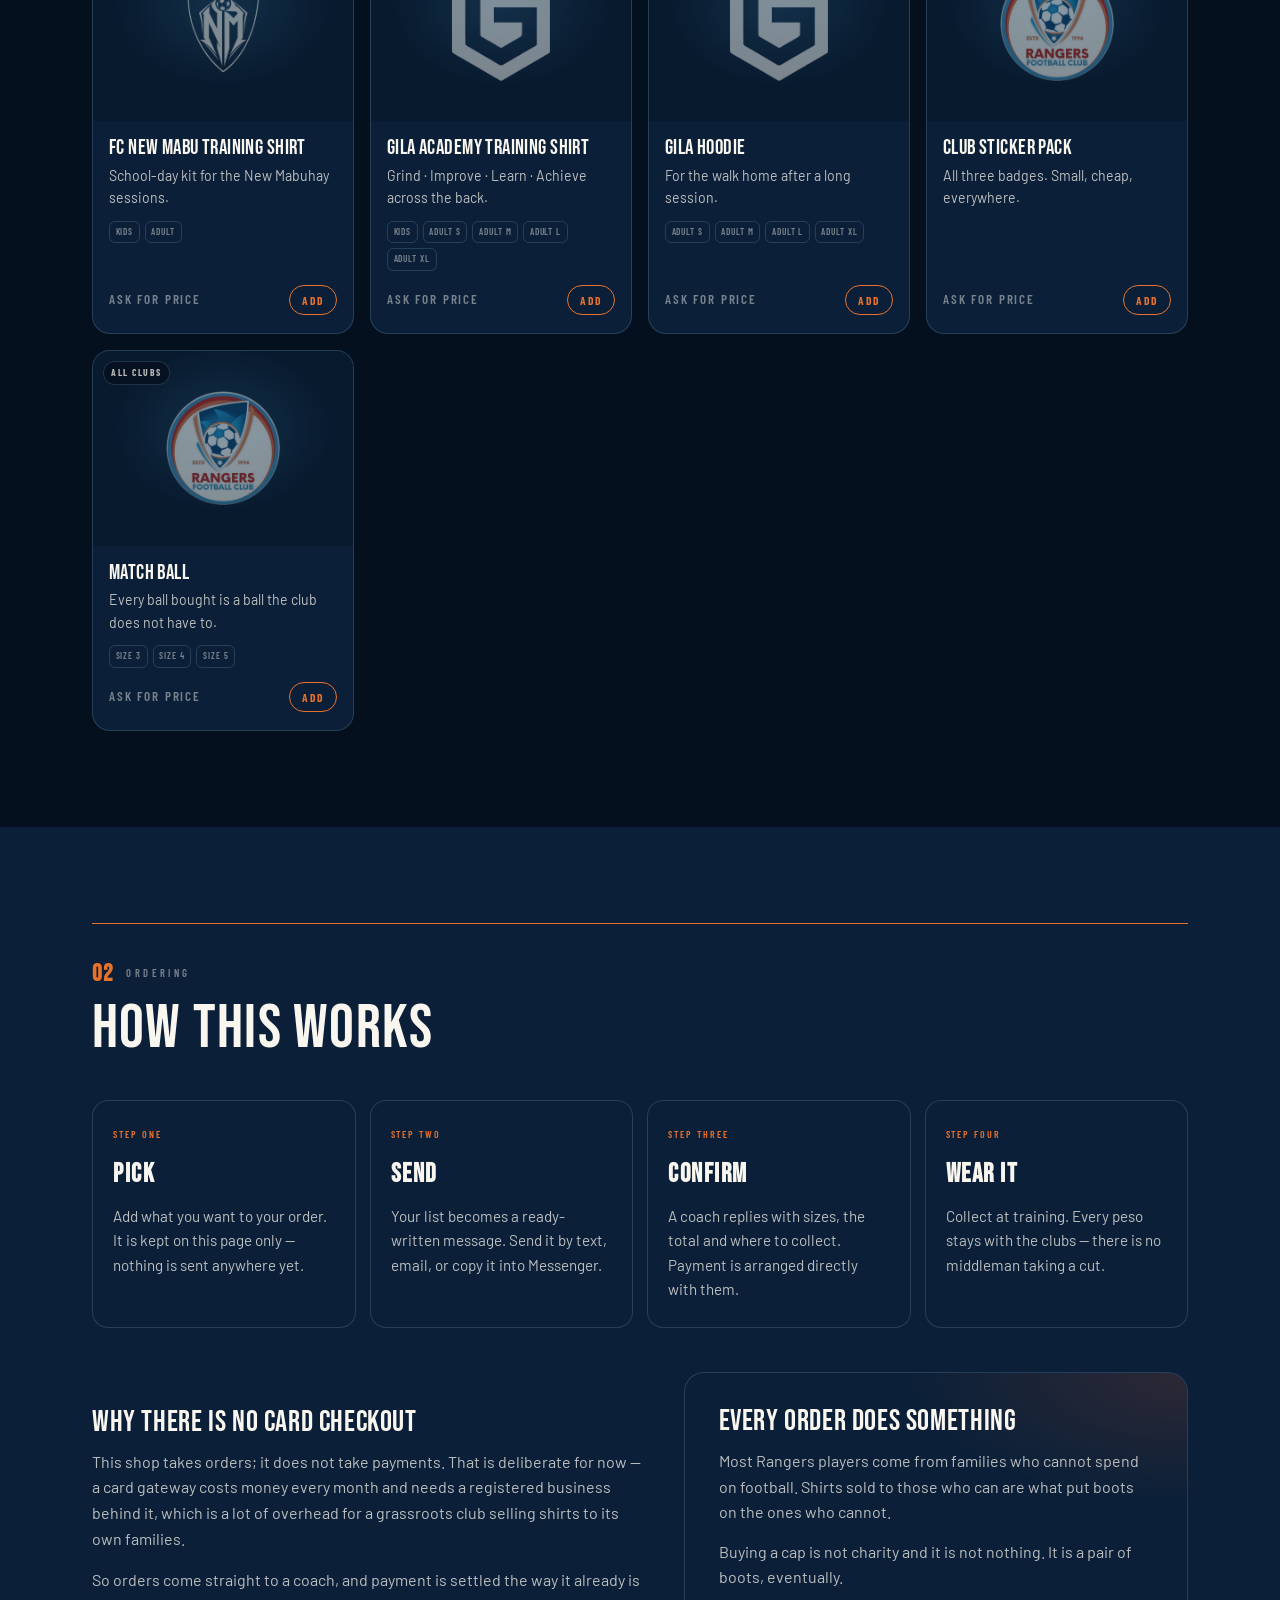
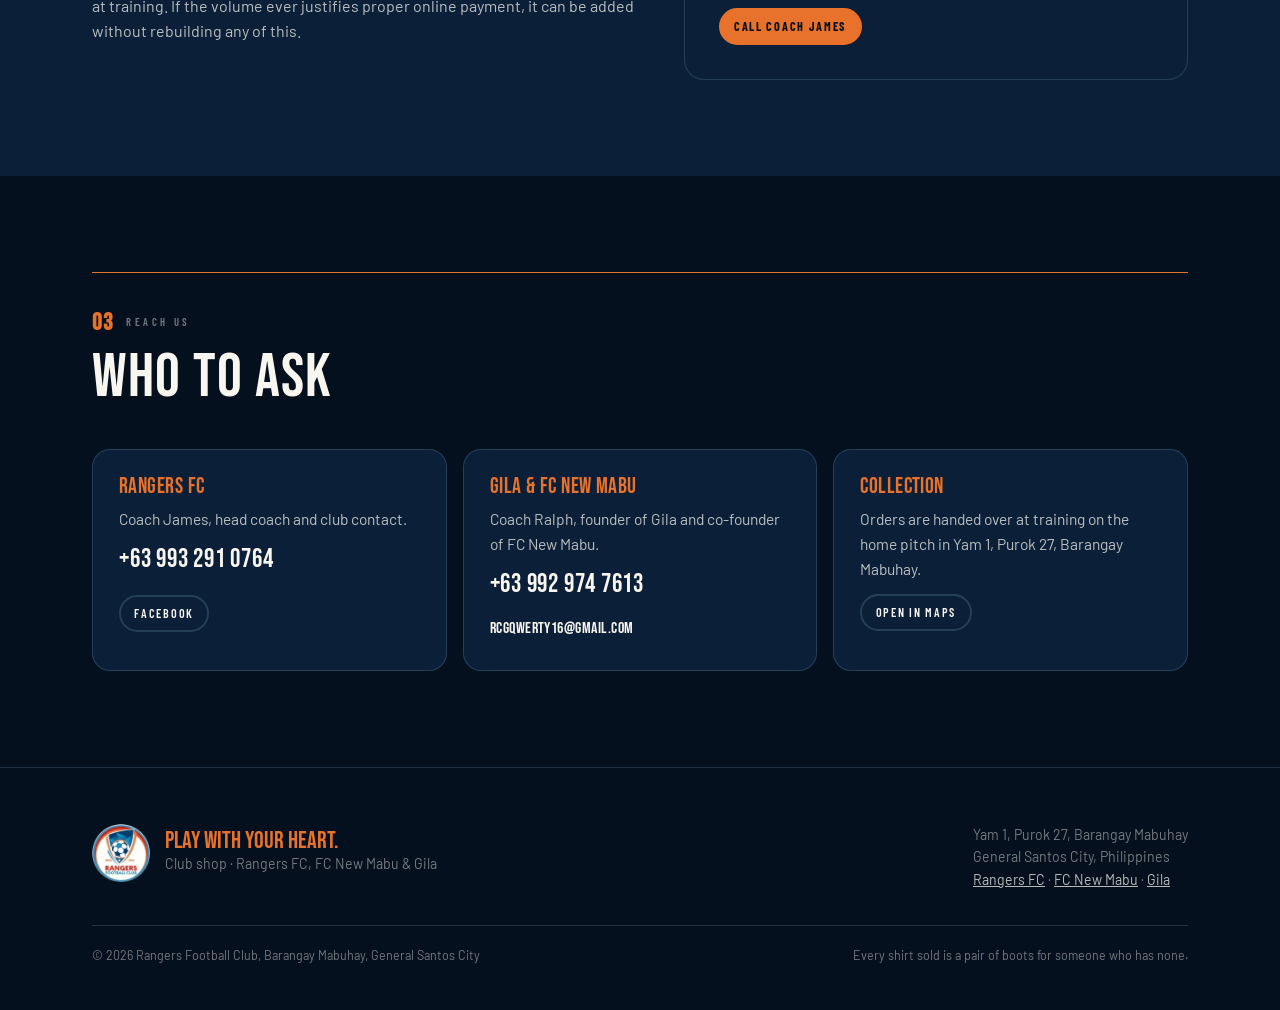
<file: shop/index.html>
<!DOCTYPE html>
<html lang="en">
<head>
<meta charset="UTF-8" />
<meta name="viewport" content="width=device-width, initial-scale=1.0, viewport-fit=cover" />
<title>Club Shop | Rangers FC · FC New Mabu · Gila</title>
<meta name="description" content="Kit and merchandise for Rangers Football Club, FC New Mabu and Gila Academy, General Santos City. Every order puts boots, balls and tournament fees on the pitch." />
<meta name="theme-color" content="#07223F" />
<meta name="color-scheme" content="dark" />
<link rel="canonical" href="https://rangersfc.net/shop/" />
<meta property="og:type" content="website" />
<meta property="og:site_name" content="Rangers FC Club Shop" />
<meta property="og:url" content="https://rangersfc.net/shop/" />
<meta property="og:title" content="Club Shop — wear the badge" />
<meta property="og:description" content="Kit for Rangers FC, FC New Mabu and Gila. Every order supports the children who play." />
<meta property="og:image" content="https://rangersfc.net/assets/og.png" />
<link rel="icon" type="image/png" href="../assets/crest-icon.png" />
<link rel="preconnect" href="https://fonts.googleapis.com" />
<link rel="preconnect" href="https://fonts.gstatic.com" crossorigin />
<link href="https://fonts.googleapis.com/css2?family=Bebas+Neue&family=Barlow:wght@400;500;700&family=Barlow+Condensed:wght@500;600;700&display=swap" rel="stylesheet" />
<link rel="stylesheet" href="../assets/team.css" />
<style>
  /* The shop wears the parent club's colours. */
  :root{
    --bg:#05101F;
    --bg-2:#0B2038;
    --ink:#F9F6EF;
    --ink-dim:rgba(249,246,239,.74);
    --ink-faint:rgba(249,246,239,.46);
    --accent:#E8712B;
    --accent-2:#4CA5D8;
    --line:rgba(156,203,232,.18);
    --red:#C31E24;
  }
  .btn-solid{color:#05101F}
  .hero{min-height:78svh}
  .hero-bg{background:
    radial-gradient(72% 60% at 76% 26%,rgba(232,113,43,.16),transparent 70%),
    linear-gradient(180deg,rgba(5,16,31,0) 45%,rgba(5,16,31,.94) 100%)}
  .hero h1{font-size:clamp(3rem,11vw,7.6rem)}
  .hero h1 .warm{color:var(--accent)}

  /* filters */
  .filters{display:flex;flex-wrap:wrap;gap:9px;margin-bottom:28px}
  .filters button{font-family:var(--cond);font-weight:600;letter-spacing:.16em;text-transform:uppercase;
    font-size:.72rem;padding:.6em 1.15em;border-radius:999px;cursor:pointer;color:var(--ink-dim);
    border:1px solid var(--line);background:transparent;transition:.22s}
  .filters button:hover{color:var(--ink);border-color:var(--ink-faint)}
  .filters button.on{background:var(--accent);border-color:var(--accent);color:#05101F;font-weight:700}

  /* product grid */
  .goods{display:grid;grid-template-columns:repeat(auto-fill,minmax(240px,1fr));gap:16px}
  .good{border:1px solid var(--line);border-radius:18px;background:var(--bg-2);overflow:hidden;
    display:flex;flex-direction:column;transition:border-color .3s,transform .3s var(--ease),box-shadow .3s}
  .good:hover{border-color:var(--accent);transform:translateY(-4px);box-shadow:0 18px 40px rgba(0,0,0,.45)}
  .good .shot{position:relative;aspect-ratio:4/3;background:
    radial-gradient(60% 60% at 50% 40%,rgba(76,165,216,.16),transparent 70%),#081a2e;
    display:grid;place-items:center;overflow:hidden}
  .good .shot img{width:100%;height:100%;object-fit:cover}
  .good .shot .crest{width:44%;max-width:130px;opacity:.5;object-fit:contain;height:auto}
  .good .tag{position:absolute;top:10px;left:10px;font-family:var(--cond);font-weight:700;
    letter-spacing:.16em;text-transform:uppercase;font-size:.6rem;padding:.35em .75em;border-radius:999px;
    background:rgba(5,16,31,.8);border:1px solid var(--line);color:var(--ink-dim)}
  .good .body{padding:16px 16px 18px;display:flex;flex-direction:column;flex:1}
  .good h3{font-size:1.3rem;line-height:1.05;margin-bottom:6px}
  .good .note{font-size:.88rem;color:var(--ink-dim);max-width:none}
  .good .sizes{display:flex;flex-wrap:wrap;gap:5px;margin-top:11px}
  .good .sizes span{font-family:var(--cond);font-weight:600;letter-spacing:.1em;text-transform:uppercase;
    font-size:.58rem;padding:.3em .6em;border-radius:6px;border:1px solid var(--line);color:var(--ink-faint)}
  .good .foot{margin-top:auto;padding-top:14px;display:flex;align-items:center;gap:10px;justify-content:space-between}
  .good .price{font-family:var(--display);font-size:1.5rem;letter-spacing:.03em;color:var(--accent);line-height:1}
  .good .price.ask{font-size:.82rem;font-family:var(--cond);font-weight:600;letter-spacing:.14em;
    text-transform:uppercase;color:var(--ink-faint)}
  .add{font-family:var(--cond);font-weight:700;letter-spacing:.14em;text-transform:uppercase;font-size:.72rem;
    padding:.6em 1.1em;border-radius:999px;cursor:pointer;border:1px solid var(--accent);
    background:transparent;color:var(--accent);transition:.2s;white-space:nowrap}
  .add:hover{background:var(--accent);color:#05101F}
  .add.in{background:var(--accent);color:#05101F}
  .good.out{opacity:.5}
  .good.out .add{pointer-events:none;border-color:var(--line);color:var(--ink-faint)}

  /* order tray */
  .tray{position:fixed;left:0;right:0;bottom:0;z-index:85;transform:translateY(110%);
    transition:transform .45s var(--ease);background:rgba(5,16,31,.97);border-top:1px solid var(--line);
    backdrop-filter:blur(12px);-webkit-backdrop-filter:blur(12px)}
  .tray.up{transform:none}
  .tray-inner{max-width:1140px;margin:0 auto;padding:14px 22px;display:flex;align-items:center;
    gap:14px;flex-wrap:wrap}
  .tray-count{font-family:var(--cond);font-weight:600;letter-spacing:.16em;text-transform:uppercase;
    font-size:.74rem;color:var(--ink-dim)}
  .tray-count b{font-family:var(--display);font-size:1.5rem;color:var(--accent);margin-right:.35em}
  .tray .btn{padding:.7em 1.3em}
  .tray-clear{background:none;border:none;color:var(--ink-faint);cursor:pointer;font-family:var(--cond);
    font-weight:600;letter-spacing:.14em;text-transform:uppercase;font-size:.7rem}
  .tray-clear:hover{color:var(--ink)}

  /* order sheet */
  .sheet{position:fixed;inset:0;z-index:100;display:none;place-items:center;padding:20px;
    background:rgba(3,8,15,.82);backdrop-filter:blur(6px)}
  .sheet.open{display:grid}
  .sheet-box{width:min(560px,100%);max-height:86svh;overflow:auto;background:var(--bg-2);
    border:1px solid var(--line);border-radius:20px;padding:28px}
  .sheet-box h3{font-size:1.9rem;margin-bottom:6px}
  .sheet-box .lede{font-size:.95rem;margin-bottom:18px}
  .sheet-list{list-style:none;margin:0 0 18px}
  .sheet-list li{display:flex;align-items:center;gap:12px;padding:11px 0;border-bottom:1px solid var(--line)}
  .sheet-list .nm{flex:1;font-size:.95rem}
  .sheet-list .qty{display:flex;align-items:center;gap:8px}
  .sheet-list .qty button{width:28px;height:28px;border-radius:50%;border:1px solid var(--line);
    background:transparent;color:var(--ink);cursor:pointer;font-size:1rem;line-height:1}
  .sheet-list .qty button:hover{border-color:var(--accent);color:var(--accent)}
  .sheet-list .qty b{min-width:22px;text-align:center;font-family:var(--display);font-size:1.2rem}
  .sheet-actions{display:flex;flex-wrap:wrap;gap:10px;margin-top:6px}
  .sheet-note{margin-top:16px;font-size:.85rem;color:var(--ink-faint)}
  .sheet-close{background:none;border:none;color:var(--ink-faint);cursor:pointer;font-size:1.6rem;
    line-height:1;float:right;margin:-6px -6px 0 0}
  .copied{font-family:var(--cond);font-weight:600;letter-spacing:.14em;text-transform:uppercase;
    font-size:.7rem;color:var(--accent);margin-left:8px}
  .empty{padding:40px 0;color:var(--ink-faint);text-align:center;font-family:var(--cond);
    letter-spacing:.16em;text-transform:uppercase;font-size:.78rem}
</style>
<script src="../assets/clarity.js" defer></script>
</head>
<body>

<div id="grain" aria-hidden="true"></div>
<div id="vig" aria-hidden="true"></div>
<div id="reel" aria-hidden="true"><i></i></div>

<nav class="nav">
  <div class="nav-inner">
    <a class="brand" href="../">
      <img src="../assets/crest.webp" alt="Rangers Football Club crest" width="42" height="42" />
      <span class="wordmark">CLUB SHOP<small>RANGERS · NEW MABU · GILA</small></span>
    </a>
    <div class="nav-end">
      <a class="nav-back" href="../">← Rangers FC</a>
      <a class="btn btn-solid btn-sm" href="#goods" data-magnet><span>Browse</span></a>
    </div>
  </div>
</nav>

<!-- ============ HERO ============ -->
<header class="hero" id="top">
  <div class="hero-bg" aria-hidden="true"></div>
  <img class="hero-crest" src="../assets/crest.webp" alt="" aria-hidden="true" />
  <div class="wrap">
    <span class="eyebrow">Rangers FC · FC New Mabu · Gila</span>
    <h1>
      <span class="ln"><i>WEAR</i></span>
      <span class="ln"><i class="warm">THE BADGE.</i></span>
    </h1>
    <p class="hero-sub lede">Kit and merchandise for all three clubs. Every order buys boots for a child who has none, balls that survive a season, and the entry fee for the next tournament.</p>
    <div class="hero-cta">
      <a class="btn btn-solid" href="#goods" data-magnet><span>See the Kit</span></a>
      <a class="btn btn-ghost" href="#how"><span>How Ordering Works</span></a>
    </div>
  </div>
</header>

<main>

<!-- ============ GOODS ============ -->
<section id="goods">
  <div class="wrap">
    <div class="rulewrap"><i></i></div>
    <div class="section-head">
      <div class="slate reveal"><b>01</b> The Kit</div>
      <h2 class="rt">Three badges, one club shop</h2>
      <p class="reveal" data-d="1">Pick what you want, then send the order straight to the coaches. Nothing is charged here.</p>
    </div>
    <div class="filters reveal" id="filters" role="group" aria-label="Filter by team"></div>
    <div class="goods" id="goodsGrid"></div>
    <p class="empty" id="empty" hidden>Nothing here yet — check back shortly.</p>
  </div>
</section>

<!-- ============ HOW ============ -->
<section id="how" style="background:var(--bg-2)">
  <div class="wrap">
    <div class="rulewrap"><i></i></div>
    <div class="section-head">
      <div class="slate reveal"><b>02</b> Ordering</div>
      <h2 class="rt">How this works</h2>
    </div>
    <div class="pillars">
      <div class="pillar reveal" data-tilt>
        <span>Step one</span><b>PICK</b>
        <p>Add what you want to your order. It is kept on this page only — nothing is sent anywhere yet.</p>
      </div>
      <div class="pillar reveal" data-d="1" data-tilt>
        <span>Step two</span><b>SEND</b>
        <p>Your list becomes a ready-written message. Send it by text, email, or copy it into Messenger.</p>
      </div>
      <div class="pillar reveal" data-d="2" data-tilt>
        <span>Step three</span><b>CONFIRM</b>
        <p>A coach replies with sizes, the total and where to collect. Payment is arranged directly with them.</p>
      </div>
      <div class="pillar reveal" data-d="3" data-tilt>
        <span>Step four</span><b>WEAR IT</b>
        <p>Collect at training. Every peso stays with the clubs — there is no middleman taking a cut.</p>
      </div>
    </div>
    <div class="split" style="margin-top:44px">
      <div class="prose reveal">
        <h3 style="font-family:var(--display);font-size:1.9rem;margin-bottom:12px">Why there is no card checkout</h3>
        <p>This shop takes orders; it does not take payments. That is deliberate for now — a card gateway costs money every month and needs a registered business behind it, which is a lot of overhead for a grassroots club selling shirts to its own families.</p>
        <p>So orders come straight to a coach, and payment is settled the way it already is at training. If the volume ever justifies proper online payment, it can be added without rebuilding any of this.</p>
      </div>
      <div class="plate reveal" data-d="1">
        <h3>Every order does something</h3>
        <p>Most Rangers players come from families who cannot spend on football. Shirts sold to those who can are what put boots on the ones who cannot.</p>
        <p style="margin-top:14px">Buying a cap is not charity and it is not nothing. It is a pair of boots, eventually.</p>
        <a class="btn btn-solid btn-sm" href="tel:+639932910764" style="margin-top:18px" data-magnet><span>Call Coach James</span></a>
      </div>
    </div>
  </div>
</section>

<!-- ============ CONTACT ============ -->
<section id="contact">
  <div class="wrap">
    <div class="rulewrap"><i></i></div>
    <div class="section-head">
      <div class="slate reveal"><b>03</b> Reach Us</div>
      <h2 class="rt">Who to ask</h2>
    </div>
    <div class="contact-grid">
      <div class="card reveal" data-tilt>
        <h3>Rangers FC</h3>
        <p>Coach James, head coach and club contact.</p>
        <a class="big" href="tel:+639932910764">+63 993 291 0764</a><br />
        <a class="btn btn-ghost btn-sm" href="https://www.facebook.com/share/1F7K8LTuHT/" target="_blank" rel="noopener" style="margin-top:12px"><span>Facebook</span></a>
      </div>
      <div class="card reveal" data-d="1" data-tilt>
        <h3>Gila &amp; FC New Mabu</h3>
        <p>Coach Ralph, founder of Gila and co-founder of FC New Mabu.</p>
        <a class="big" href="tel:+639929747613">+63 992 974 7613</a><br />
        <a class="big" href="mailto:rcgqwerty16@gmail.com" style="font-size:1rem">rcgqwerty16@gmail.com</a>
      </div>
      <div class="card reveal" data-d="2" data-tilt>
        <h3>Collection</h3>
        <p>Orders are handed over at training on the home pitch in Yam 1, Purok 27, Barangay Mabuhay.</p>
        <a class="btn btn-ghost btn-sm" href="https://share.google/nRfj0M8NLTZqJQiBK" target="_blank" rel="noopener" style="margin-top:12px"><span>Open in Maps</span></a>
      </div>
    </div>
  </div>
</section>

</main>

<footer>
  <div class="wrap">
    <div class="foot-grid">
      <div class="foot-brand">
        <img src="../assets/crest.webp" alt="Rangers Football Club crest" width="58" height="58" />
        <div>
          <div class="foot-motto">Play with your heart.</div>
          <div class="foot-meta">Club shop · Rangers FC, FC New Mabu &amp; Gila</div>
        </div>
      </div>
      <div class="foot-meta">
        Yam 1, Purok 27, Barangay Mabuhay<br />
        General Santos City, Philippines<br />
        <a href="../">Rangers FC</a> · <a href="../new-mabu/">FC New Mabu</a> · <a href="../gila/">Gila</a>
      </div>
    </div>
    <div class="small">
      <span>© 2026 Rangers Football Club, Barangay Mabuhay, General Santos City</span>
      <span>Every shirt sold is a pair of boots for someone who has none.</span>
    </div>
  </div>
</footer>

<!-- order tray -->
<div class="tray" id="tray" aria-live="polite">
  <div class="tray-inner">
    <span class="tray-count"><b id="trayN">0</b> item(s) in your order</span>
    <button class="tray-clear" id="trayClear" type="button">Clear</button>
    <a class="btn btn-solid" id="trayReview" href="#" style="margin-left:auto"><span>Review Order</span></a>
  </div>
</div>

<!-- order sheet -->
<div class="sheet" id="sheet" role="dialog" aria-modal="true" aria-label="Your order">
  <div class="sheet-box">
    <button class="sheet-close" id="sheetClose" type="button" aria-label="Close">×</button>
    <h3>Your order</h3>
    <p class="lede">Send this to a coach and they will confirm sizes, the total and collection.</p>
    <ul class="sheet-list" id="sheetList"></ul>
    <div class="sheet-actions">
      <a class="btn btn-solid" id="sendSms"><span>Send by Text</span></a>
      <a class="btn btn-ghost" id="sendMail"><span>Send by Email</span></a>
      <button class="btn btn-ghost" id="copyBtn" type="button"><span>Copy List</span><span class="copied" id="copied" hidden>Copied</span></button>
    </div>
    <p class="sheet-note">Nothing is charged on this website. A coach replies to agree sizes and payment.</p>
  </div>
</div>

<script src="../assets/team.js"></script>
<script>
(function(){
"use strict";
var TEAMS = {rangers:'Rangers FC', newmabu:'FC New Mabu', gila:'Gila', all:'All clubs'};
var CRESTS = {rangers:'../assets/crest.webp', newmabu:'../assets/teams/new-mabu-mark.webp',
              gila:'../assets/teams/gila-mark.webp', all:'../assets/crest.webp'};
var ORDER_TO = '+639932910764';
var goodsEl = document.getElementById('goodsGrid'),
    filtersEl = document.getElementById('filters'),
    emptyEl = document.getElementById('empty'),
    tray = document.getElementById('tray'), trayN = document.getElementById('trayN'),
    sheet = document.getElementById('sheet'), sheetList = document.getElementById('sheetList');
var items = [], cur = 'all', order = {}, currency = '₱';

fetch('../assets/shop/shop.json', {cache:'no-cache'})
  .then(function(r){ return r.ok ? r.json() : null; })
  .then(function(d){
    if(!d || !d.items || !d.items.length){ emptyEl.hidden = false; return; }
    currency = d.currency || '₱';
    items = d.items;
    buildFilters();
    render();
  })['catch'](function(){ emptyEl.hidden = false; });

function buildFilters(){
  var present = ['all'].concat(Object.keys(TEAMS).filter(function(k){
    return k !== 'all' && items.some(function(i){ return i.team === k; });
  }));
  present.forEach(function(k){
    var b = document.createElement('button');
    b.type = 'button';
    b.textContent = k === 'all' ? 'Everything' : TEAMS[k];
    b.className = k === cur ? 'on' : '';
    b.addEventListener('click', function(){
      cur = k;
      [].slice.call(filtersEl.children).forEach(function(c){ c.classList.toggle('on', c === b); });
      render();
    });
    filtersEl.appendChild(b);
  });
}

function key(i){ return i.name; }

function render(){
  goodsEl.textContent = '';
  var list = items.filter(function(i){ return cur === 'all' || i.team === cur || i.team === 'all'; });
  list.forEach(function(i){
    var card = document.createElement('article');
    card.className = 'good' + (i.sold_out ? ' out' : '');

    var shot = document.createElement('div');
    shot.className = 'shot';
    var img = document.createElement('img');
    if(i.image){ img.src = '../' + i.image.replace(/^\.?\//, ''); img.alt = i.name; }
    else { img.src = CRESTS[i.team] || CRESTS.all; img.alt = ''; img.className = 'crest'; }
    img.loading = 'lazy';
    shot.appendChild(img);
    var tag = document.createElement('span');
    tag.className = 'tag';
    tag.textContent = i.sold_out ? 'Sold out' : (TEAMS[i.team] || '');
    shot.appendChild(tag);
    card.appendChild(shot);

    var body = document.createElement('div');
    body.className = 'body';
    var h = document.createElement('h3'); h.textContent = i.name; body.appendChild(h);
    if(i.note){ var n = document.createElement('p'); n.className = 'note'; n.textContent = i.note; body.appendChild(n); }
    if(i.sizes && i.sizes.length){
      var sz = document.createElement('div'); sz.className = 'sizes';
      i.sizes.forEach(function(s){ var e = document.createElement('span'); e.textContent = s; sz.appendChild(e); });
      body.appendChild(sz);
    }
    var foot = document.createElement('div'); foot.className = 'foot';
    var pr = document.createElement('span');
    if(typeof i.price === 'number'){ pr.className = 'price'; pr.textContent = currency + i.price.toLocaleString(); }
    else { pr.className = 'price ask'; pr.textContent = 'Ask for price'; }
    foot.appendChild(pr);
    var add = document.createElement('button');
    add.type = 'button'; add.className = 'add';
    add.textContent = order[key(i)] ? 'Added ×' + order[key(i)].n : 'Add';
    if(order[key(i)]) add.classList.add('in');
    add.addEventListener('click', function(){
      var k = key(i);
      order[k] = order[k] || {item:i, n:0};
      order[k].n++;
      add.textContent = 'Added ×' + order[k].n;
      add.classList.add('in');
      syncTray();
    });
    foot.appendChild(add);
    body.appendChild(foot);
    card.appendChild(body);
    goodsEl.appendChild(card);
  });
  emptyEl.hidden = list.length > 0;
}

function count(){
  return Object.keys(order).reduce(function(a, k){ return a + order[k].n; }, 0);
}
function syncTray(){
  var c = count();
  trayN.textContent = c;
  tray.classList.toggle('up', c > 0);
}
function orderText(){
  var lines = ['Hi! I would like to order from the club shop:', ''];
  Object.keys(order).forEach(function(k){
    lines.push('• ' + order[k].item.name + ' ×' + order[k].n +
               (order[k].item.team && TEAMS[order[k].item.team] ? ' (' + TEAMS[order[k].item.team] + ')' : ''));
  });
  lines.push('', 'Please let me know sizes, the total and where to collect. Thank you!');
  return lines.join('\n');
}
function fillSheet(){
  sheetList.textContent = '';
  Object.keys(order).forEach(function(k){
    var row = document.createElement('li');
    var nm = document.createElement('span'); nm.className = 'nm'; nm.textContent = order[k].item.name;
    var qty = document.createElement('span'); qty.className = 'qty';
    var minus = document.createElement('button'); minus.type = 'button'; minus.textContent = '−';
    minus.setAttribute('aria-label', 'One fewer ' + order[k].item.name);
    var n = document.createElement('b'); n.textContent = order[k].n;
    var plus = document.createElement('button'); plus.type = 'button'; plus.textContent = '+';
    plus.setAttribute('aria-label', 'One more ' + order[k].item.name);
    minus.addEventListener('click', function(){
      order[k].n--;
      if(order[k].n <= 0) delete order[k];
      syncTray(); render(); fillSheet();
      if(!count()) closeSheet();
    });
    plus.addEventListener('click', function(){ order[k].n++; syncTray(); render(); fillSheet(); });
    qty.appendChild(minus); qty.appendChild(n); qty.appendChild(plus);
    row.appendChild(nm); row.appendChild(qty);
    sheetList.appendChild(row);
  });
  var txt = orderText();
  document.getElementById('sendSms').href = 'sms:' + ORDER_TO + '?&body=' + encodeURIComponent(txt);
  document.getElementById('sendMail').href = 'mailto:rcgqwerty16@gmail.com?subject=' +
    encodeURIComponent('Club shop order') + '&body=' + encodeURIComponent(txt);
}
function openSheet(){ fillSheet(); sheet.classList.add('open'); }
function closeSheet(){ sheet.classList.remove('open'); }

document.getElementById('trayReview').addEventListener('click', function(e){ e.preventDefault(); openSheet(); });
document.getElementById('sheetClose').addEventListener('click', closeSheet);
sheet.addEventListener('click', function(e){ if(e.target === sheet) closeSheet(); });
window.addEventListener('keydown', function(e){ if(e.key === 'Escape') closeSheet(); });
document.getElementById('trayClear').addEventListener('click', function(){
  order = {}; syncTray(); render(); closeSheet();
});
document.getElementById('copyBtn').addEventListener('click', function(){
  var done = document.getElementById('copied');
  function flash(){ done.hidden = false; setTimeout(function(){ done.hidden = true; }, 1800); }
  if(navigator.clipboard && navigator.clipboard.writeText){
    navigator.clipboard.writeText(orderText()).then(flash, flash);
  }else{
    var ta = document.createElement('textarea');
    ta.value = orderText(); document.body.appendChild(ta); ta.select();
    try{ document.execCommand('copy'); }catch(err){}
    document.body.removeChild(ta); flash();
  }
});
})();
</script>
</body>
</html>
</file>
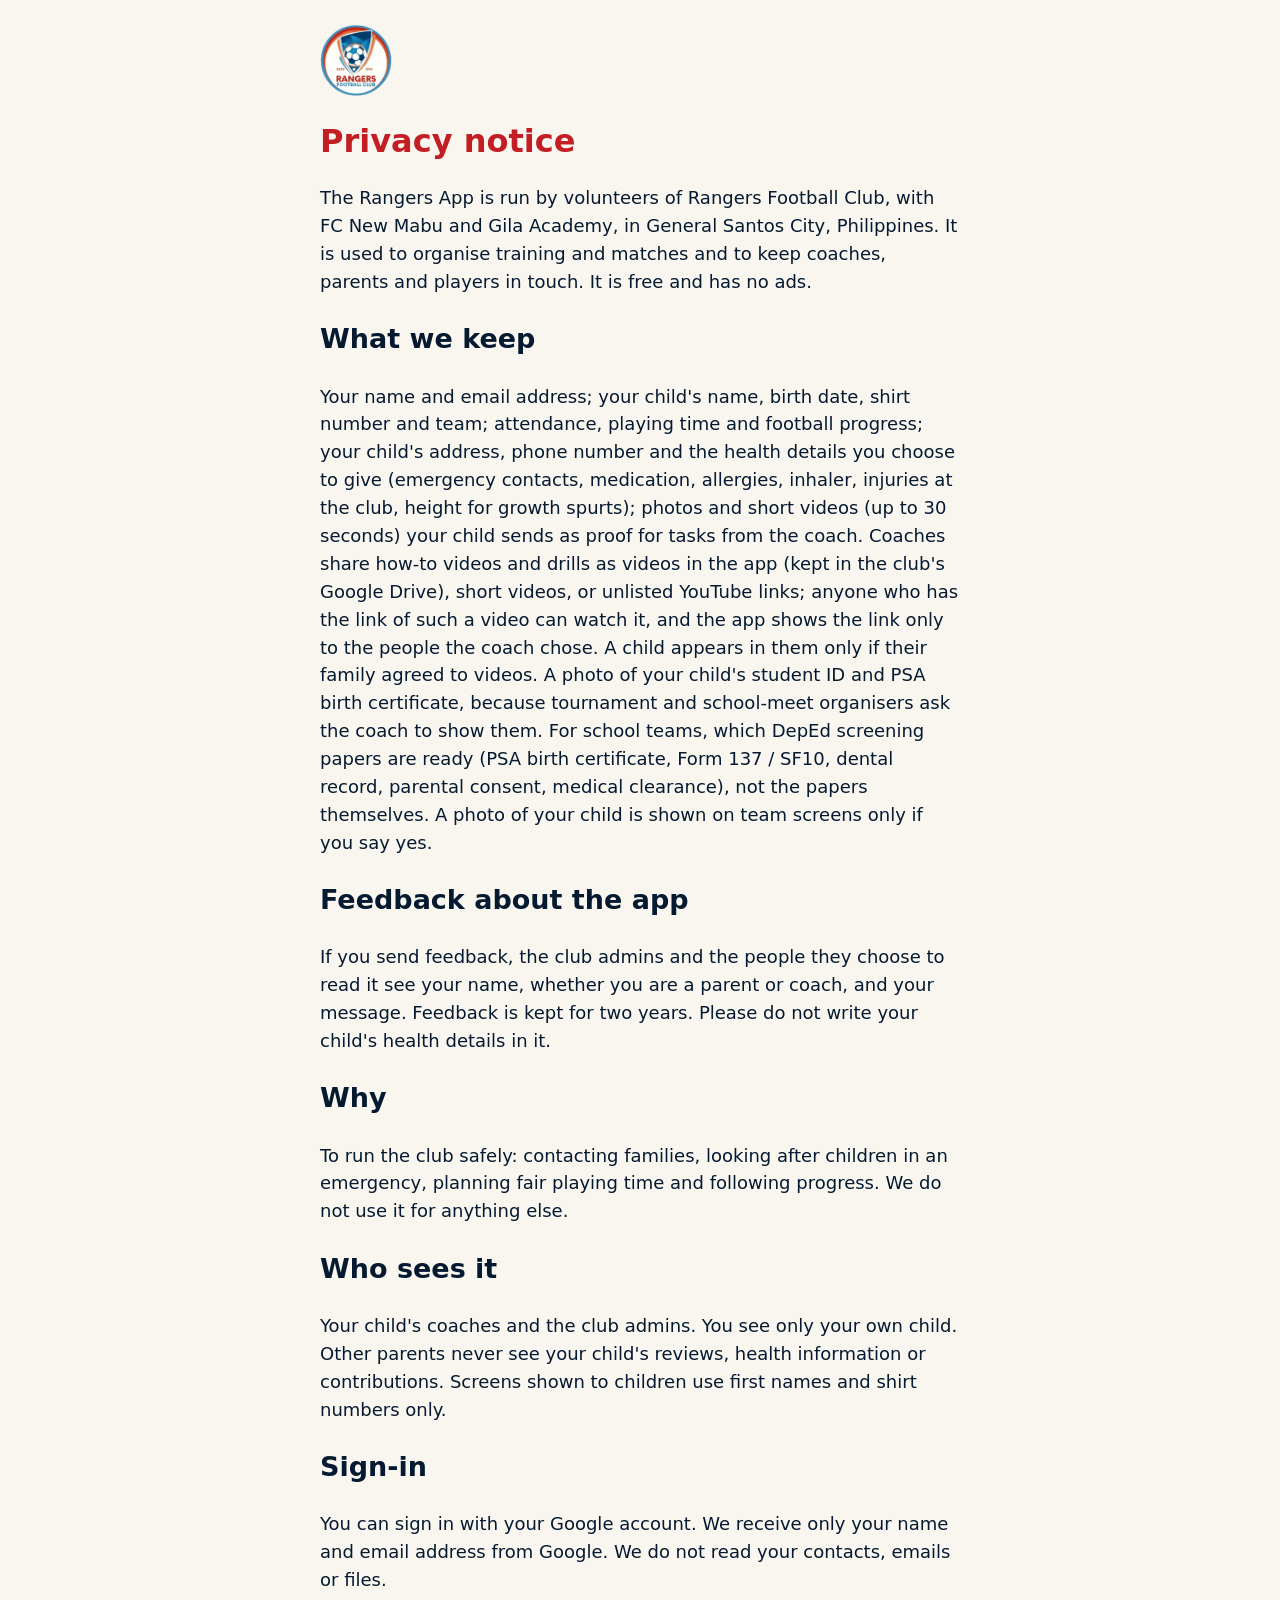
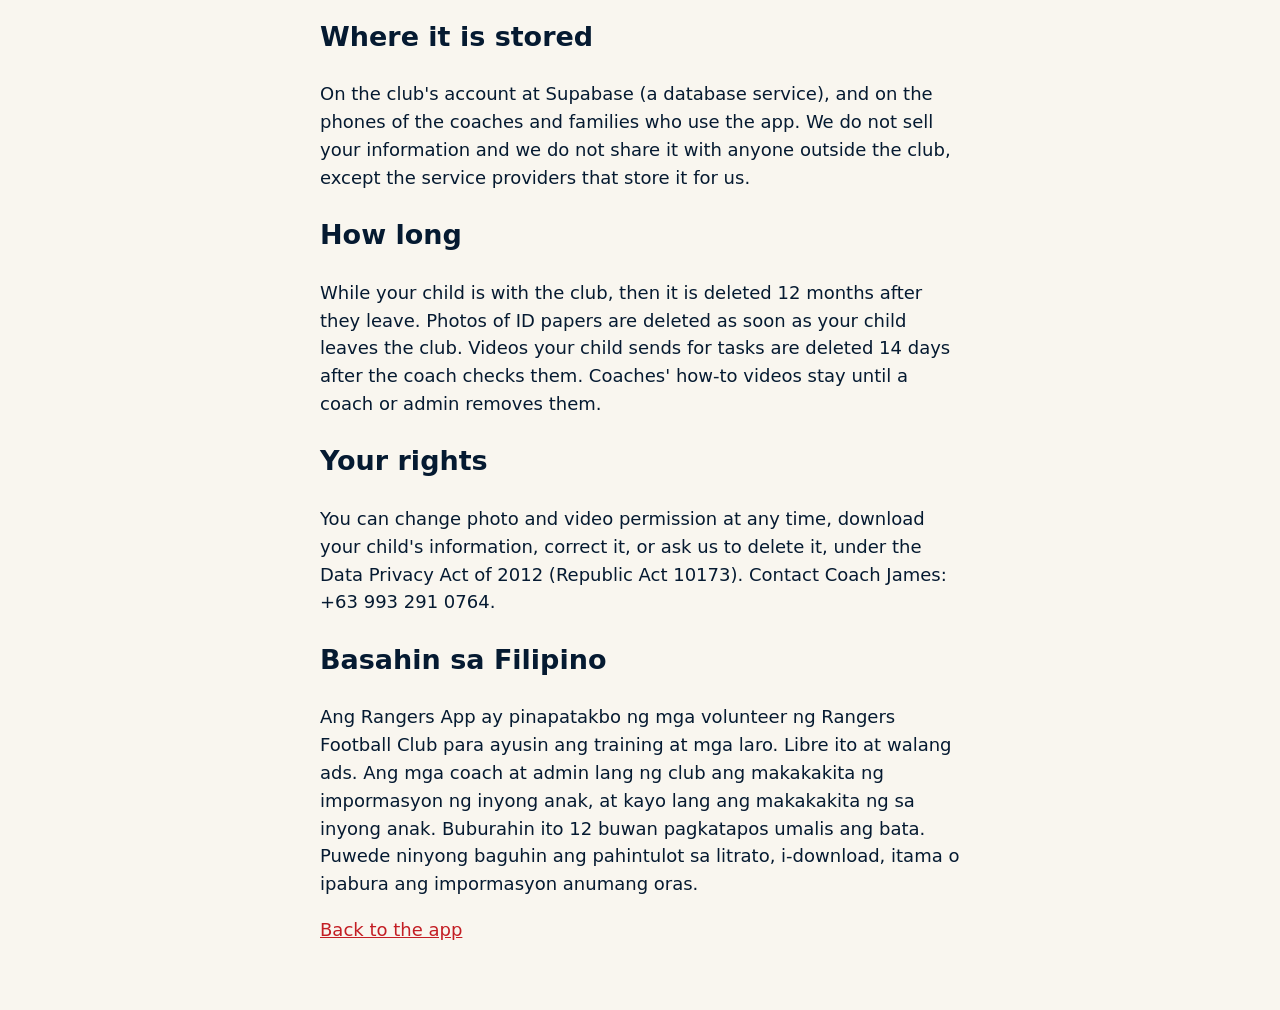
<file: app/privacy.html>
<!doctype html>
<html lang="en"><head><meta charset="utf-8"><meta name="viewport" content="width=device-width,initial-scale=1">
<title>Privacy notice | Rangers FC App</title>
<style>body{font:18px/1.55 system-ui,sans-serif;max-width:40rem;margin:0 auto;padding:24px 16px 48px;color:#051A31;background:#F9F6EF}h1{font-size:2rem;color:#C31E24;margin:.4em 0}a{color:#C31E24}</style></head>
<body><img src="crest.png" alt="Rangers FC crest" width="72" height="72"><h1>Privacy notice</h1>
<p>The Rangers App is run by volunteers of Rangers Football Club, with FC New Mabu and Gila Academy, in General Santos City, Philippines. It is used to organise training and matches and to keep coaches, parents and players in touch. It is free and has no ads.</p>
<h2>What we keep</h2><p>Your name and email address; your child's name, birth date, shirt number and team; attendance, playing time and football progress; your child's address, phone number and the health details you choose to give (emergency contacts, medication, allergies, inhaler, injuries at the club, height for growth spurts); photos and short videos (up to 30 seconds) your child sends as proof for tasks from the coach. Coaches share how-to videos and drills as videos in the app (kept in the club's Google Drive), short videos, or unlisted YouTube links; anyone who has the link of such a video can watch it, and the app shows the link only to the people the coach chose. A child appears in them only if their family agreed to videos. A photo of your child's student ID and PSA birth certificate, because tournament and school-meet organisers ask the coach to show them. For school teams, which DepEd screening papers are ready (PSA birth certificate, Form 137 / SF10, dental record, parental consent, medical clearance), not the papers themselves. A photo of your child is shown on team screens only if you say yes.</p>
<h2>Feedback about the app</h2><p>If you send feedback, the club admins and the people they choose to read it see your name, whether you are a parent or coach, and your message. Feedback is kept for two years. Please do not write your child's health details in it.</p>
<h2>Why</h2><p>To run the club safely: contacting families, looking after children in an emergency, planning fair playing time and following progress. We do not use it for anything else.</p>
<h2>Who sees it</h2><p>Your child's coaches and the club admins. You see only your own child. Other parents never see your child's reviews, health information or contributions. Screens shown to children use first names and shirt numbers only.</p>
<h2>Sign-in</h2><p>You can sign in with your Google account. We receive only your name and email address from Google. We do not read your contacts, emails or files.</p>
<h2>Where it is stored</h2><p>On the club's account at Supabase (a database service), and on the phones of the coaches and families who use the app. We do not sell your information and we do not share it with anyone outside the club, except the service providers that store it for us.</p>
<h2>How long</h2><p>While your child is with the club, then it is deleted 12 months after they leave. Photos of ID papers are deleted as soon as your child leaves the club. Videos your child sends for tasks are deleted 14 days after the coach checks them. Coaches' how-to videos stay until a coach or admin removes them.</p>
<h2>Your rights</h2><p>You can change photo and video permission at any time, download your child's information, correct it, or ask us to delete it, under the Data Privacy Act of 2012 (Republic Act 10173). Contact Coach James: +63 993 291 0764.</p>
<h2>Basahin sa Filipino</h2><p>Ang Rangers App ay pinapatakbo ng mga volunteer ng Rangers Football Club para ayusin ang training at mga laro. Libre ito at walang ads. Ang mga coach at admin lang ng club ang makakakita ng impormasyon ng inyong anak, at kayo lang ang makakakita ng sa inyong anak. Buburahin ito 12 buwan pagkatapos umalis ang bata. Puwede ninyong baguhin ang pahintulot sa litrato, i-download, itama o ipabura ang impormasyon anumang oras.</p>
<p><a href="./">Back to the app</a></p></body></html>
</file>
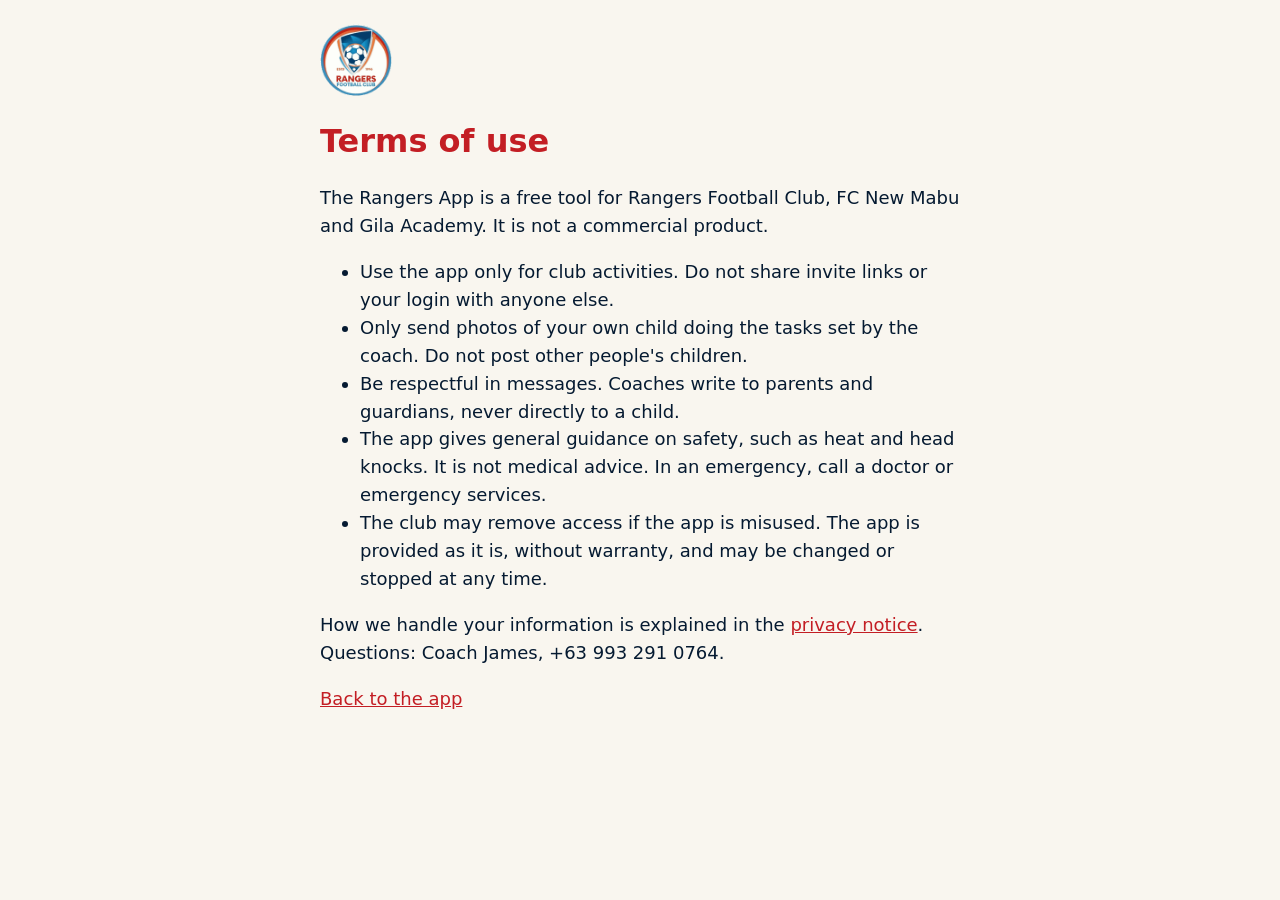
<file: app/terms.html>
<!doctype html>
<html lang="en"><head><meta charset="utf-8"><meta name="viewport" content="width=device-width,initial-scale=1">
<title>Terms of use | Rangers FC App</title>
<style>body{font:18px/1.55 system-ui,sans-serif;max-width:40rem;margin:0 auto;padding:24px 16px 48px;color:#051A31;background:#F9F6EF}h1{font-size:2rem;color:#C31E24;margin:.4em 0}a{color:#C31E24}</style></head>
<body><img src="crest.png" alt="Rangers FC crest" width="72" height="72"><h1>Terms of use</h1>
<p>The Rangers App is a free tool for Rangers Football Club, FC New Mabu and Gila Academy. It is not a commercial product.</p>
<ul><li>Use the app only for club activities. Do not share invite links or your login with anyone else.</li>
<li>Only send photos of your own child doing the tasks set by the coach. Do not post other people's children.</li>
<li>Be respectful in messages. Coaches write to parents and guardians, never directly to a child.</li>
<li>The app gives general guidance on safety, such as heat and head knocks. It is not medical advice. In an emergency, call a doctor or emergency services.</li>
<li>The club may remove access if the app is misused. The app is provided as it is, without warranty, and may be changed or stopped at any time.</li></ul>
<p>How we handle your information is explained in the <a href="privacy.html">privacy notice</a>. Questions: Coach James, +63 993 291 0764.</p>
<p><a href="./">Back to the app</a></p></body></html>
</file>
<file: app/assets/index-BR--RsqG.css>
@font-face{font-family:Bebas Neue;font-style:normal;font-display:swap;font-weight:400;src:url(/app/assets/bebas-neue-latin-ext-400-normal-CH8jWPQC.woff2) format("woff2"),url(/app/assets/bebas-neue-latin-ext-400-normal-DZC-Wzbs.woff) format("woff");unicode-range:U+0100-02AF,U+0304,U+0308,U+0329,U+1E00-1E9F,U+1EF2-1EFF,U+2020,U+20A0-20AB,U+20AD-20C0,U+2113,U+2C60-2C7F,U+A720-A7FF}@font-face{font-family:Bebas Neue;font-style:normal;font-display:swap;font-weight:400;src:url(/app/assets/bebas-neue-latin-400-normal-5LZebNIn.woff2) format("woff2"),url(/app/assets/bebas-neue-latin-400-normal-Bv0c_J_s.woff) format("woff");unicode-range:U+0000-00FF,U+0131,U+0152-0153,U+02BB-02BC,U+02C6,U+02DA,U+02DC,U+0304,U+0308,U+0329,U+2000-206F,U+2074,U+20AC,U+2122,U+2191,U+2193,U+2212,U+2215,U+FEFF,U+FFFD}@font-face{font-family:Barlow;font-style:normal;font-display:swap;font-weight:400;src:url(/app/assets/barlow-vietnamese-400-normal-B8B3d_DU.woff2) format("woff2"),url(/app/assets/barlow-vietnamese-400-normal-Dcxa7Lg7.woff) format("woff");unicode-range:U+0102-0103,U+0110-0111,U+0128-0129,U+0168-0169,U+01A0-01A1,U+01AF-01B0,U+0300-0301,U+0303-0304,U+0308-0309,U+0323,U+0329,U+1EA0-1EF9,U+20AB}@font-face{font-family:Barlow;font-style:normal;font-display:swap;font-weight:400;src:url(/app/assets/barlow-latin-ext-400-normal-DsA6LmuC.woff2) format("woff2"),url(/app/assets/barlow-latin-ext-400-normal-DGsTVCL_.woff) format("woff");unicode-range:U+0100-02AF,U+0304,U+0308,U+0329,U+1E00-1E9F,U+1EF2-1EFF,U+2020,U+20A0-20AB,U+20AD-20C0,U+2113,U+2C60-2C7F,U+A720-A7FF}@font-face{font-family:Barlow;font-style:normal;font-display:swap;font-weight:400;src:url(/app/assets/barlow-latin-400-normal-CtwdMZP0.woff2) format("woff2"),url(/app/assets/barlow-latin-400-normal-Gqj0RTbC.woff) format("woff");unicode-range:U+0000-00FF,U+0131,U+0152-0153,U+02BB-02BC,U+02C6,U+02DA,U+02DC,U+0304,U+0308,U+0329,U+2000-206F,U+2074,U+20AC,U+2122,U+2191,U+2193,U+2212,U+2215,U+FEFF,U+FFFD}@font-face{font-family:Barlow;font-style:normal;font-display:swap;font-weight:600;src:url(/app/assets/barlow-vietnamese-600-normal-gKnznvH6.woff2) format("woff2"),url(/app/assets/barlow-vietnamese-600-normal--rM-LJkj.woff) format("woff");unicode-range:U+0102-0103,U+0110-0111,U+0128-0129,U+0168-0169,U+01A0-01A1,U+01AF-01B0,U+0300-0301,U+0303-0304,U+0308-0309,U+0323,U+0329,U+1EA0-1EF9,U+20AB}@font-face{font-family:Barlow;font-style:normal;font-display:swap;font-weight:600;src:url(/app/assets/barlow-latin-ext-600-normal-Brs4HSvV.woff2) format("woff2"),url(/app/assets/barlow-latin-ext-600-normal-DxfNEZIW.woff) format("woff");unicode-range:U+0100-02AF,U+0304,U+0308,U+0329,U+1E00-1E9F,U+1EF2-1EFF,U+2020,U+20A0-20AB,U+20AD-20C0,U+2113,U+2C60-2C7F,U+A720-A7FF}@font-face{font-family:Barlow;font-style:normal;font-display:swap;font-weight:600;src:url(/app/assets/barlow-latin-600-normal-DMnFtVx9.woff2) format("woff2"),url(/app/assets/barlow-latin-600-normal-DznpAvW9.woff) format("woff");unicode-range:U+0000-00FF,U+0131,U+0152-0153,U+02BB-02BC,U+02C6,U+02DA,U+02DC,U+0304,U+0308,U+0329,U+2000-206F,U+2074,U+20AC,U+2122,U+2191,U+2193,U+2212,U+2215,U+FEFF,U+FFFD}@font-face{font-family:Barlow;font-style:normal;font-display:swap;font-weight:700;src:url(/app/assets/barlow-vietnamese-700-normal-DQ6dlXpV.woff2) format("woff2"),url(/app/assets/barlow-vietnamese-700-normal-CtEmPuX0.woff) format("woff");unicode-range:U+0102-0103,U+0110-0111,U+0128-0129,U+0168-0169,U+01A0-01A1,U+01AF-01B0,U+0300-0301,U+0303-0304,U+0308-0309,U+0323,U+0329,U+1EA0-1EF9,U+20AB}@font-face{font-family:Barlow;font-style:normal;font-display:swap;font-weight:700;src:url(/app/assets/barlow-latin-ext-700-normal-sk8_kpF-.woff2) format("woff2"),url(/app/assets/barlow-latin-ext-700-normal-BgGd7r2K.woff) format("woff");unicode-range:U+0100-02AF,U+0304,U+0308,U+0329,U+1E00-1E9F,U+1EF2-1EFF,U+2020,U+20A0-20AB,U+20AD-20C0,U+2113,U+2C60-2C7F,U+A720-A7FF}@font-face{font-family:Barlow;font-style:normal;font-display:swap;font-weight:700;src:url(/app/assets/barlow-latin-700-normal-Bku5AOSK.woff2) format("woff2"),url(/app/assets/barlow-latin-700-normal-AkmsA7ur.woff) format("woff");unicode-range:U+0000-00FF,U+0131,U+0152-0153,U+02BB-02BC,U+02C6,U+02DA,U+02DC,U+0304,U+0308,U+0329,U+2000-206F,U+2074,U+20AC,U+2122,U+2191,U+2193,U+2212,U+2215,U+FEFF,U+FFFD}*,:before,:after{--tw-border-spacing-x: 0;--tw-border-spacing-y: 0;--tw-translate-x: 0;--tw-translate-y: 0;--tw-rotate: 0;--tw-skew-x: 0;--tw-skew-y: 0;--tw-scale-x: 1;--tw-scale-y: 1;--tw-pan-x: ;--tw-pan-y: ;--tw-pinch-zoom: ;--tw-scroll-snap-strictness: proximity;--tw-gradient-from-position: ;--tw-gradient-via-position: ;--tw-gradient-to-position: ;--tw-ordinal: ;--tw-slashed-zero: ;--tw-numeric-figure: ;--tw-numeric-spacing: ;--tw-numeric-fraction: ;--tw-ring-inset: ;--tw-ring-offset-width: 0px;--tw-ring-offset-color: #fff;--tw-ring-color: rgb(59 130 246 / .5);--tw-ring-offset-shadow: 0 0 #0000;--tw-ring-shadow: 0 0 #0000;--tw-shadow: 0 0 #0000;--tw-shadow-colored: 0 0 #0000;--tw-blur: ;--tw-brightness: ;--tw-contrast: ;--tw-grayscale: ;--tw-hue-rotate: ;--tw-invert: ;--tw-saturate: ;--tw-sepia: ;--tw-drop-shadow: ;--tw-backdrop-blur: ;--tw-backdrop-brightness: ;--tw-backdrop-contrast: ;--tw-backdrop-grayscale: ;--tw-backdrop-hue-rotate: ;--tw-backdrop-invert: ;--tw-backdrop-opacity: ;--tw-backdrop-saturate: ;--tw-backdrop-sepia: ;--tw-contain-size: ;--tw-contain-layout: ;--tw-contain-paint: ;--tw-contain-style: }::backdrop{--tw-border-spacing-x: 0;--tw-border-spacing-y: 0;--tw-translate-x: 0;--tw-translate-y: 0;--tw-rotate: 0;--tw-skew-x: 0;--tw-skew-y: 0;--tw-scale-x: 1;--tw-scale-y: 1;--tw-pan-x: ;--tw-pan-y: ;--tw-pinch-zoom: ;--tw-scroll-snap-strictness: proximity;--tw-gradient-from-position: ;--tw-gradient-via-position: ;--tw-gradient-to-position: ;--tw-ordinal: ;--tw-slashed-zero: ;--tw-numeric-figure: ;--tw-numeric-spacing: ;--tw-numeric-fraction: ;--tw-ring-inset: ;--tw-ring-offset-width: 0px;--tw-ring-offset-color: #fff;--tw-ring-color: rgb(59 130 246 / .5);--tw-ring-offset-shadow: 0 0 #0000;--tw-ring-shadow: 0 0 #0000;--tw-shadow: 0 0 #0000;--tw-shadow-colored: 0 0 #0000;--tw-blur: ;--tw-brightness: ;--tw-contrast: ;--tw-grayscale: ;--tw-hue-rotate: ;--tw-invert: ;--tw-saturate: ;--tw-sepia: ;--tw-drop-shadow: ;--tw-backdrop-blur: ;--tw-backdrop-brightness: ;--tw-backdrop-contrast: ;--tw-backdrop-grayscale: ;--tw-backdrop-hue-rotate: ;--tw-backdrop-invert: ;--tw-backdrop-opacity: ;--tw-backdrop-saturate: ;--tw-backdrop-sepia: ;--tw-contain-size: ;--tw-contain-layout: ;--tw-contain-paint: ;--tw-contain-style: }*,:before,:after{box-sizing:border-box;border-width:0;border-style:solid;border-color:#e5e7eb}:before,:after{--tw-content: ""}html,:host{line-height:1.5;-webkit-text-size-adjust:100%;-moz-tab-size:4;-o-tab-size:4;tab-size:4;font-family:Barlow,Helvetica Neue,Arial,sans-serif;font-feature-settings:normal;font-variation-settings:normal;-webkit-tap-highlight-color:transparent}body{margin:0;line-height:inherit}hr{height:0;color:inherit;border-top-width:1px}abbr:where([title]){-webkit-text-decoration:underline dotted;text-decoration:underline dotted}h1,h2,h3,h4,h5,h6{font-size:inherit;font-weight:inherit}a{color:inherit;text-decoration:inherit}b,strong{font-weight:bolder}code,kbd,samp,pre{font-family:ui-monospace,SFMono-Regular,Menlo,Monaco,Consolas,Liberation Mono,Courier New,monospace;font-feature-settings:normal;font-variation-settings:normal;font-size:1em}small{font-size:80%}sub,sup{font-size:75%;line-height:0;position:relative;vertical-align:baseline}sub{bottom:-.25em}sup{top:-.5em}table{text-indent:0;border-color:inherit;border-collapse:collapse}button,input,optgroup,select,textarea{font-family:inherit;font-feature-settings:inherit;font-variation-settings:inherit;font-size:100%;font-weight:inherit;line-height:inherit;letter-spacing:inherit;color:inherit;margin:0;padding:0}button,select{text-transform:none}button,input:where([type=button]),input:where([type=reset]),input:where([type=submit]){-webkit-appearance:button;background-color:transparent;background-image:none}:-moz-focusring{outline:auto}:-moz-ui-invalid{box-shadow:none}progress{vertical-align:baseline}::-webkit-inner-spin-button,::-webkit-outer-spin-button{height:auto}[type=search]{-webkit-appearance:textfield;outline-offset:-2px}::-webkit-search-decoration{-webkit-appearance:none}::-webkit-file-upload-button{-webkit-appearance:button;font:inherit}summary{display:list-item}blockquote,dl,dd,h1,h2,h3,h4,h5,h6,hr,figure,p,pre{margin:0}fieldset{margin:0;padding:0}legend{padding:0}ol,ul,menu{list-style:none;margin:0;padding:0}dialog{padding:0}textarea{resize:vertical}input::-moz-placeholder,textarea::-moz-placeholder{opacity:1;color:#9ca3af}input::placeholder,textarea::placeholder{opacity:1;color:#9ca3af}button,[role=button]{cursor:pointer}:disabled{cursor:default}img,svg,video,canvas,audio,iframe,embed,object{display:block;vertical-align:middle}img,video{max-width:100%;height:auto}[hidden]:where(:not([hidden=until-found])){display:none}.card{background:linear-gradient(180deg,var(--card-hi) 0%,var(--card) 100%);border:1px solid var(--line);border-radius:18px;box-shadow:0 8px 24px #00000038}:root[data-mode=sun] .card{box-shadow:0 2px 10px #0a1f4414}.btn{display:inline-flex;align-items:center;justify-content:center;gap:8px;min-height:48px;padding:0 20px;border-radius:999px;font-weight:700;background:var(--gold);color:var(--gold-ink);box-shadow:0 8px 22px #f6c43147;transition:transform .08s ease}.btn:active{transform:scale(.98)}.btn.ghost{background:#ffffff12;color:var(--text);border:1px solid rgba(255,255,255,.14);box-shadow:none}:root[data-mode=sun] .btn.ghost{background:#fff;border-color:var(--line)}.btn.danger{background:transparent;color:var(--red);border:1px solid var(--red);box-shadow:none}.btn:disabled{opacity:.45}.field{min-height:48px;border-radius:14px;padding:0 14px;background:#ffffff0f;border:1px solid rgba(255,255,255,.14);color:var(--text);width:100%}:root[data-mode=sun] .field{background:#fff;border-color:var(--line)}.field::-moz-placeholder{color:var(--muted);opacity:.8}.field::placeholder{color:var(--muted);opacity:.8}select.field option{color:#0a1f44}.tool{display:flex;flex-direction:column;align-items:center;justify-content:center;gap:4px;min-height:60px;padding:6px 4px;border-radius:16px;font-size:12px;font-weight:700;color:var(--text);background:#ffffff12;border:1px solid var(--line)}.tool[aria-pressed=true]{background:var(--gold);color:var(--gold-ink);border-color:var(--gold)}.tool:disabled{opacity:.4}:root[data-mode=sun] .tool:not([aria-pressed=true]){background:#fff}.swatch{display:grid;place-items:center;min-height:48px;border-radius:16px}.swatch span{width:30px;height:30px;border-radius:999px;border:2px solid var(--line)}.swatch[aria-pressed=true] span{border-color:var(--gold-ink);box-shadow:0 0 0 3px var(--gold)}.icon-chip{display:grid;place-items:center;width:44px;height:44px;border-radius:14px;background:#ffffff14}.tile-gold{background:linear-gradient(160deg,#ffd65a 0%,var(--gold) 60%,#e0aa12 100%);color:var(--gold-ink);border-color:transparent}.tile-gold .muted{color:#0a1f44bf}.tile-gold .icon-chip{background:#0a1f441f}.sr-only{position:absolute;width:1px;height:1px;padding:0;margin:-1px;overflow:hidden;clip:rect(0,0,0,0);white-space:nowrap;border-width:0}.pointer-events-none{pointer-events:none}.visible{visibility:visible}.\!fixed{position:fixed!important}.fixed{position:fixed}.absolute{position:absolute}.relative{position:relative}.inset-0{top:0;right:0;bottom:0;left:0}.inset-x-0{left:0;right:0}.-right-0\.5{right:-.125rem}.-top-0\.5{top:-.125rem}.bottom-0{bottom:0}.left-3{left:.75rem}.left-4{left:1rem}.right-4{right:1rem}.right-\[22\%\]{right:22%}.top-1\.5{top:.375rem}.top-3{top:.75rem}.z-30{z-index:30}.z-40{z-index:40}.z-50{z-index:50}.z-\[60\]{z-index:60}.mx-auto{margin-left:auto;margin-right:auto}.mb-1{margin-bottom:.25rem}.mb-1\.5{margin-bottom:.375rem}.mb-2{margin-bottom:.5rem}.mb-3{margin-bottom:.75rem}.mb-4{margin-bottom:1rem}.ml-1{margin-left:.25rem}.ml-8{margin-left:2rem}.ml-auto{margin-left:auto}.mr-4{margin-right:1rem}.mt-1{margin-top:.25rem}.mt-1\.5{margin-top:.375rem}.mt-2{margin-top:.5rem}.mt-3{margin-top:.75rem}.mt-4{margin-top:1rem}.mt-5{margin-top:1.25rem}.mt-6{margin-top:1.5rem}.mt-8{margin-top:2rem}.line-clamp-2{overflow:hidden;display:-webkit-box;-webkit-box-orient:vertical;-webkit-line-clamp:2}.block{display:block}.inline{display:inline}.flex{display:flex}.inline-flex{display:inline-flex}.table{display:table}.grid{display:grid}.contents{display:contents}.hidden{display:none}.aspect-video{aspect-ratio:16 / 9}.h-11{height:2.75rem}.h-14{height:3.5rem}.h-16{height:4rem}.h-20{height:5rem}.h-24{height:6rem}.h-28{height:7rem}.h-3{height:.75rem}.h-4{height:1rem}.h-6{height:1.5rem}.h-\[72px\]{height:72px}.h-\[76px\]{height:76px}.h-full{height:100%}.max-h-full{max-height:100%}.min-h-0{min-height:0px}.min-h-\[112px\]{min-height:112px}.min-h-\[150px\]{min-height:150px}.min-h-\[180px\]{min-height:180px}.min-h-\[300px\]{min-height:300px}.min-h-\[40px\]{min-height:40px}.min-h-\[44px\]{min-height:44px}.min-h-\[48px\]{min-height:48px}.min-h-\[52px\]{min-height:52px}.min-h-\[56px\]{min-height:56px}.min-h-\[60px\]{min-height:60px}.min-h-\[64px\]{min-height:64px}.min-h-\[72px\]{min-height:72px}.min-h-screen{min-height:100vh}.w-1\/4{width:25%}.w-11{width:2.75rem}.w-14{width:3.5rem}.w-28{width:7rem}.w-36{width:9rem}.w-4{width:1rem}.w-48{width:12rem}.w-6{width:1.5rem}.w-8{width:2rem}.w-9{width:2.25rem}.w-\[72px\]{width:72px}.w-\[76px\]{width:76px}.w-auto{width:auto}.w-full{width:100%}.min-w-0{min-width:0px}.min-w-14{min-width:3.5rem}.min-w-\[48px\]{min-width:48px}.max-w-3xl{max-width:48rem}.max-w-4xl{max-width:56rem}.max-w-5xl{max-width:64rem}.max-w-\[85\%\]{max-width:85%}.max-w-full{max-width:100%}.max-w-md{max-width:28rem}.flex-1{flex:1 1 0%}.shrink{flex-shrink:1}.shrink-0{flex-shrink:0}.transform{transform:translate(var(--tw-translate-x),var(--tw-translate-y)) rotate(var(--tw-rotate)) skew(var(--tw-skew-x)) skewY(var(--tw-skew-y)) scaleX(var(--tw-scale-x)) scaleY(var(--tw-scale-y))}.cursor-pointer{cursor:pointer}.resize{resize:both}.list-decimal{list-style-type:decimal}.list-disc{list-style-type:disc}.grid-cols-2{grid-template-columns:repeat(2,minmax(0,1fr))}.grid-cols-3{grid-template-columns:repeat(3,minmax(0,1fr))}.grid-cols-4{grid-template-columns:repeat(4,minmax(0,1fr))}.grid-cols-5{grid-template-columns:repeat(5,minmax(0,1fr))}.grid-cols-6{grid-template-columns:repeat(6,minmax(0,1fr))}.grid-cols-7{grid-template-columns:repeat(7,minmax(0,1fr))}.grid-cols-\[1fr_5rem_4rem_auto\]{grid-template-columns:1fr 5rem 4rem auto}.grid-cols-\[1fr_5rem_auto\]{grid-template-columns:1fr 5rem auto}.grid-cols-\[1fr_6rem_auto\]{grid-template-columns:1fr 6rem auto}.grid-cols-\[1fr_auto\]{grid-template-columns:1fr auto}.grid-cols-\[1fr_auto_1fr\]{grid-template-columns:1fr auto 1fr}.flex-col{flex-direction:column}.flex-wrap{flex-wrap:wrap}.place-items-center{place-items:center}.content-center{align-content:center}.items-start{align-items:flex-start}.items-end{align-items:flex-end}.items-center{align-items:center}.items-baseline{align-items:baseline}.justify-start{justify-content:flex-start}.justify-end{justify-content:flex-end}.justify-center{justify-content:center}.justify-between{justify-content:space-between}.justify-items-center{justify-items:center}.gap-0\.5{gap:.125rem}.gap-1{gap:.25rem}.gap-1\.5{gap:.375rem}.gap-10{gap:2.5rem}.gap-2{gap:.5rem}.gap-3{gap:.75rem}.gap-4{gap:1rem}.gap-6{gap:1.5rem}.space-y-4>:not([hidden])~:not([hidden]){--tw-space-y-reverse: 0;margin-top:calc(1rem * calc(1 - var(--tw-space-y-reverse)));margin-bottom:calc(1rem * var(--tw-space-y-reverse))}.space-y-6>:not([hidden])~:not([hidden]){--tw-space-y-reverse: 0;margin-top:calc(1.5rem * calc(1 - var(--tw-space-y-reverse)));margin-bottom:calc(1.5rem * var(--tw-space-y-reverse))}.overflow-hidden{overflow:hidden}.overflow-x-auto{overflow-x:auto}.overflow-y-auto{overflow-y:auto}.truncate{overflow:hidden;text-overflow:ellipsis;white-space:nowrap}.whitespace-nowrap{white-space:nowrap}.whitespace-pre-wrap{white-space:pre-wrap}.rounded{border-radius:.25rem}.rounded-2xl{border-radius:1rem}.rounded-3xl{border-radius:1.5rem}.rounded-card{border-radius:20px}.rounded-full{border-radius:9999px}.rounded-xl{border-radius:.75rem}.border{border-width:1px}.border-2{border-width:2px}.border-b{border-bottom-width:1px}.border-t{border-top-width:1px}.border-red{border-color:var(--red)}.bg-\[var\(--line\)\]{background-color:var(--line)}.bg-black{--tw-bg-opacity: 1;background-color:rgb(0 0 0 / var(--tw-bg-opacity))}.bg-black\/70{background-color:#000000b3}.bg-crest{--tw-bg-opacity: 1;background-color:rgb(195 30 36 / var(--tw-bg-opacity))}.bg-gold{background-color:var(--gold)}.bg-red{background-color:var(--red)}.bg-white{--tw-bg-opacity: 1;background-color:rgb(255 255 255 / var(--tw-bg-opacity))}.object-contain{-o-object-fit:contain;object-fit:contain}.object-cover{-o-object-fit:cover;object-fit:cover}.p-1{padding:.25rem}.p-2{padding:.5rem}.p-3{padding:.75rem}.p-4{padding:1rem}.p-5{padding:1.25rem}.p-6{padding:1.5rem}.p-8{padding:2rem}.px-0{padding-left:0;padding-right:0}.px-1{padding-left:.25rem;padding-right:.25rem}.px-1\.5{padding-left:.375rem;padding-right:.375rem}.px-12{padding-left:3rem;padding-right:3rem}.px-2{padding-left:.5rem;padding-right:.5rem}.px-2\.5{padding-left:.625rem;padding-right:.625rem}.px-3{padding-left:.75rem;padding-right:.75rem}.px-4{padding-left:1rem;padding-right:1rem}.px-6{padding-left:1.5rem;padding-right:1.5rem}.py-0\.5{padding-top:.125rem;padding-bottom:.125rem}.py-1{padding-top:.25rem;padding-bottom:.25rem}.py-10{padding-top:2.5rem;padding-bottom:2.5rem}.py-2{padding-top:.5rem;padding-bottom:.5rem}.py-3{padding-top:.75rem;padding-bottom:.75rem}.pb-1{padding-bottom:.25rem}.pb-28{padding-bottom:7rem}.pb-3{padding-bottom:.75rem}.pl-5{padding-left:1.25rem}.pt-2{padding-top:.5rem}.pt-3{padding-top:.75rem}.pt-4{padding-top:1rem}.text-left{text-align:left}.text-center{text-align:center}.text-right{text-align:right}.font-mono{font-family:ui-monospace,SFMono-Regular,Menlo,Monaco,Consolas,Liberation Mono,Courier New,monospace}.text-2xl{font-size:1.5rem;line-height:2rem}.text-3xl{font-size:1.875rem;line-height:2.25rem}.text-4xl{font-size:2.25rem;line-height:2.5rem}.text-5xl{font-size:3rem;line-height:1}.text-6xl{font-size:3.75rem;line-height:1}.text-7xl{font-size:4.5rem;line-height:1}.text-8xl{font-size:6rem;line-height:1}.text-\[11px\]{font-size:11px}.text-\[13px\]{font-size:13px}.text-\[28px\]{font-size:28px}.text-\[40px\]{font-size:40px}.text-base{font-size:1rem;line-height:1.5rem}.text-lg{font-size:1.125rem;line-height:1.75rem}.text-sm{font-size:.875rem;line-height:1.25rem}.text-xl{font-size:1.25rem;line-height:1.75rem}.text-xs{font-size:.75rem;line-height:1rem}.font-bold{font-weight:700}.font-normal{font-weight:400}.font-semibold{font-weight:600}.uppercase{text-transform:uppercase}.italic{font-style:italic}.tabular-nums{--tw-numeric-spacing: tabular-nums;font-variant-numeric:var(--tw-ordinal) var(--tw-slashed-zero) var(--tw-numeric-figure) var(--tw-numeric-spacing) var(--tw-numeric-fraction)}.leading-4{line-height:1rem}.leading-none{line-height:1}.leading-snug{line-height:1.375}.leading-tight{line-height:1.25}.tracking-\[\.2em\]{letter-spacing:.2em}.tracking-wide{letter-spacing:.025em}.tracking-widest{letter-spacing:.1em}.text-\[\#2e8b57\]{--tw-text-opacity: 1;color:rgb(46 139 87 / var(--tw-text-opacity))}.text-\[\#d98a00\]{--tw-text-opacity: 1;color:rgb(217 138 0 / var(--tw-text-opacity))}.text-gold{color:var(--gold)}.text-ink{color:var(--gold-ink)}.text-red{color:var(--red)}.text-white{--tw-text-opacity: 1;color:rgb(255 255 255 / var(--tw-text-opacity))}.underline{text-decoration-line:underline}.line-through{text-decoration-line:line-through}.opacity-40{opacity:.4}.opacity-60{opacity:.6}.opacity-80{opacity:.8}.opacity-90{opacity:.9}.opacity-\[\.10\]{opacity:.1}.shadow-lg{--tw-shadow: 0 10px 15px -3px rgb(0 0 0 / .1), 0 4px 6px -4px rgb(0 0 0 / .1);--tw-shadow-colored: 0 10px 15px -3px var(--tw-shadow-color), 0 4px 6px -4px var(--tw-shadow-color);box-shadow:var(--tw-ring-offset-shadow, 0 0 #0000),var(--tw-ring-shadow, 0 0 #0000),var(--tw-shadow)}.outline{outline-style:solid}.ring-4{--tw-ring-offset-shadow: var(--tw-ring-inset) 0 0 0 var(--tw-ring-offset-width) var(--tw-ring-offset-color);--tw-ring-shadow: var(--tw-ring-inset) 0 0 0 calc(4px + var(--tw-ring-offset-width)) var(--tw-ring-color);box-shadow:var(--tw-ring-offset-shadow),var(--tw-ring-shadow),var(--tw-shadow, 0 0 #0000)}.ring-red{--tw-ring-color: var(--red)}.drop-shadow{--tw-drop-shadow: drop-shadow(0 1px 2px rgb(0 0 0 / .1)) drop-shadow(0 1px 1px rgb(0 0 0 / .06));filter:var(--tw-blur) var(--tw-brightness) var(--tw-contrast) var(--tw-grayscale) var(--tw-hue-rotate) var(--tw-invert) var(--tw-saturate) var(--tw-sepia) var(--tw-drop-shadow)}.filter{filter:var(--tw-blur) var(--tw-brightness) var(--tw-contrast) var(--tw-grayscale) var(--tw-hue-rotate) var(--tw-invert) var(--tw-saturate) var(--tw-sepia) var(--tw-drop-shadow)}.transition{transition-property:color,background-color,border-color,text-decoration-color,fill,stroke,opacity,box-shadow,transform,filter,backdrop-filter;transition-timing-function:cubic-bezier(.4,0,.2,1);transition-duration:.15s}:root{--bg: #061633;--bg-top: #0d2c6b;--card: #0d2a5e;--card-hi: #143777;--text: #ffffff;--muted: #aebfe0;--line: rgba(255,255,255,.1);--gold: #f6c431;--gold-ink: #0a1f44;--red: #ff6b6b;--ok: #4ade80;--pitch: #0b3a2c;--tab: #071a40;--kit-us: #c31e24;--kit-us-shorts: #0a1f44;--kit-them: #f4f6fa;--kit-them-shorts: #5b6474;--kit-gk: #f6c431;--kit-num-light: #ffffff;--kit-num-dark: #0a1f44;--skin: #b97a4c;--hair: #2a1a10;--ink-white: #ffffff;--ink-red: #ff5a5f;--ink-blue: #5ab0ff}:root[data-mode=sun]{--bg: #f4f7fc;--bg-top: #dfe8f7;--card: #ffffff;--card-hi: #eef3fb;--text: #0a1f44;--muted: #4b5d7a;--line: #cfd9ea;--gold: #f6c431;--gold-ink: #0a1f44;--red: #c31e24;--ok: #15803d;--pitch: #e6efe9;--tab: #ffffff;--ink-white: #0a1f44;--ink-red: #c31e24;--ink-blue: #1d5fd1}html{background:var(--bg)}body{min-height:100vh;color:var(--text);font-family:Barlow,Helvetica Neue,Arial,sans-serif;-webkit-tap-highlight-color:transparent;background:radial-gradient(900px 520px at 50% -120px,var(--bg-top) 0%,transparent 70%),var(--bg);background-attachment:fixed}h1,h2,h3{font-family:Barlow,Helvetica Neue,Arial,sans-serif;font-weight:700;letter-spacing:0}.display{font-family:Bebas Neue,Impact,sans-serif;letter-spacing:.02em}.muted{color:var(--muted)}@media (min-width: 640px){.sm\:grid-cols-3{grid-template-columns:repeat(3,minmax(0,1fr))}}
</file>
<file: assets/team.css>
/* ==========================================================================
   Shared kit for the sister-team and shop pages.
   Each page sets its own palette in :root and everything else follows.
   The main Rangers page is deliberately left self-contained.
   ========================================================================== */
:root{
  --bg:#0B0B0C;
  --bg-2:#141417;
  --ink:#F4F1EA;
  --ink-dim:rgba(244,241,234,.72);
  --ink-faint:rgba(244,241,234,.45);
  --accent:#FF5A1F;
  --accent-2:#6E7A88;
  --line:rgba(244,241,234,.14);
  --display:'Bebas Neue','Arial Narrow',Impact,sans-serif;
  --body:'Barlow','Helvetica Neue',Arial,sans-serif;
  --cond:'Barlow Condensed','Arial Narrow',Arial,sans-serif;
  --ease:cubic-bezier(.22,.61,.36,1);
  --ease-io:cubic-bezier(.65,.02,.28,1);
}
*{margin:0;padding:0;box-sizing:border-box}
html{scroll-behavior:smooth}
body{font-family:var(--body);background:var(--bg);color:var(--ink);line-height:1.6;
  -webkit-font-smoothing:antialiased;overflow-x:hidden}
img,svg{display:block;max-width:100%}
a{color:inherit}
:focus-visible{outline:3px solid var(--accent);outline-offset:3px;border-radius:4px}
::selection{background:var(--accent);color:#fff}

.wrap{max-width:1140px;margin:0 auto;padding:0 22px}
h1,h2,h3{font-family:var(--display);font-weight:400;letter-spacing:.02em;line-height:.94}
h2{font-size:clamp(2.4rem,6.2vw,3.9rem)}
p{max-width:64ch}
.lede{font-size:clamp(1.05rem,2.4vw,1.3rem);color:var(--ink-dim)}

/* ---------- film layer ---------- */
#grain{position:fixed;inset:-160px;z-index:91;pointer-events:none;opacity:.05;mix-blend-mode:overlay;
  background-image:url("data:image/svg+xml,%3Csvg xmlns='http://www.w3.org/2000/svg' width='220' height='220'%3E%3Cfilter id='n'%3E%3CfeTurbulence type='fractalNoise' baseFrequency='.82' numOctaves='3' stitchTiles='stitch'/%3E%3C/filter%3E%3Crect width='220' height='220' filter='url(%23n)' opacity='.9'/%3E%3C/svg%3E");
  animation:grainShift .7s steps(1) infinite}
@keyframes grainShift{0%{transform:translate(0,0)}20%{transform:translate(-42px,26px)}
  40%{transform:translate(30px,-38px)}60%{transform:translate(-26px,-22px)}
  80%{transform:translate(38px,34px)}100%{transform:translate(0,0)}}
#vig{position:fixed;inset:0;z-index:92;pointer-events:none;
  background:radial-gradient(120% 92% at 50% 46%,rgba(0,0,0,0) 44%,rgba(0,0,0,.24) 78%,rgba(0,0,0,.6) 100%)}
#reel{position:fixed;top:0;right:0;bottom:0;width:3px;z-index:70;background:rgba(244,241,234,.08);pointer-events:none}
#reel i{position:absolute;top:0;left:0;right:0;height:0;background:var(--accent);
  box-shadow:0 0 12px var(--accent)}

/* ---------- nav ---------- */
.nav{position:fixed;top:0;left:0;right:0;z-index:80;background:rgba(11,11,12,.6);
  backdrop-filter:blur(12px);-webkit-backdrop-filter:blur(12px);border-bottom:1px solid var(--line);
  transition:background .35s,transform .45s var(--ease)}
.nav.scrolled{background:rgba(11,11,12,.95)}
.nav.hide{transform:translateY(-118%)}
.nav-inner{max-width:1140px;margin:0 auto;padding:9px 22px;display:flex;align-items:center;gap:12px}
.brand{display:flex;align-items:center;gap:11px;text-decoration:none;min-width:0}
.brand img{width:42px;height:42px;flex:none;object-fit:contain}
.wordmark{font-family:var(--display);font-size:1.28rem;letter-spacing:.06em;line-height:1;color:var(--ink)}
.wordmark small{display:block;font-family:var(--cond);font-size:.56rem;letter-spacing:.3em;
  color:var(--accent);font-weight:600}
.nav-end{display:flex;align-items:center;gap:10px;margin-left:auto}
.nav-back{font-family:var(--cond);font-weight:600;letter-spacing:.16em;text-transform:uppercase;
  font-size:.74rem;text-decoration:none;color:var(--ink-faint);white-space:nowrap;transition:color .2s}
.nav-back:hover{color:var(--ink)}
@media(max-width:520px){.nav-back{display:none}}
/* the sound switch, kept in the bar so it is reachable the whole way down */
.nav-snd{flex:none;width:38px;height:38px;border-radius:50%;cursor:pointer;
  border:1px solid var(--line);background:rgba(0,0,0,.35);color:var(--ink);
  display:grid;place-items:center;transition:border-color .2s,color .2s,background .2s}
.nav-snd:hover{border-color:var(--accent)}
.nav-snd svg{width:18px;height:18px;fill:none;stroke:currentColor;stroke-width:1.9;
  stroke-linecap:round;stroke-linejoin:round}
.nav-snd .wave{opacity:1;transition:opacity .2s}
.nav-snd .slash{opacity:0;transition:opacity .2s}
.nav-snd.off{color:var(--ink-faint)}
.nav-snd.off .wave{opacity:0}
.nav-snd.off .slash{opacity:1}
@media(max-width:520px){.nav-snd{width:34px;height:34px}.nav-snd svg{width:16px;height:16px}}
/* Browsers hold audio back until the page has been touched. When that
   happens, say so quietly rather than sitting there silently. */
.snd-cue{position:fixed;top:64px;right:14px;z-index:79;pointer-events:none;
  font-family:var(--cond);font-weight:600;letter-spacing:.14em;text-transform:uppercase;
  font-size:.62rem;color:var(--bg);background:var(--accent);padding:.5em .9em;border-radius:999px;
  box-shadow:0 10px 28px rgba(0,0,0,.5);opacity:0;transform:translateY(-6px);
  transition:opacity .45s var(--ease),transform .45s var(--ease)}
.snd-cue.show{opacity:1;transform:none}
@media(max-width:430px){.snd-cue{top:58px;right:10px;font-size:.58rem}}
@media(prefers-reduced-motion:reduce){.snd-cue{transition:none}}
/* with a sound switch in the bar too, the wordmark needs to give a little */
@media(max-width:430px){
  .wordmark{font-size:.95rem;white-space:nowrap}
  .brand{gap:8px}
  .brand img{width:32px;height:32px}
  .nav-inner{gap:8px;padding:9px 16px}
  .nav-end{gap:8px}
  .nav-end .btn-sm{padding:.5em .85em;font-size:.7rem;letter-spacing:.1em}
}
@media(max-width:360px){
  .wordmark{font-size:.86rem}
  .wordmark small{letter-spacing:.2em}
  .brand img{width:29px;height:29px}
}

/* ---------- buttons ---------- */
.btn{display:inline-flex;align-items:center;gap:.55em;font-family:var(--cond);font-weight:600;
  letter-spacing:.14em;text-transform:uppercase;font-size:.88rem;text-decoration:none;
  padding:.9em 1.6em;border-radius:999px;cursor:pointer;border:2px solid transparent;
  transition:transform .25s var(--ease),background .25s,color .25s,border-color .25s,box-shadow .25s}
.btn:hover{transform:translateY(-3px)}
.btn-solid{background:var(--accent);color:#0B0B0C;border-color:var(--accent);font-weight:700}
.btn-solid:hover{box-shadow:0 14px 34px rgba(0,0,0,.5)}
.btn-ghost{border-color:var(--line);color:var(--ink)}
.btn-ghost:hover{border-color:var(--ink);background:rgba(244,241,234,.07)}
.btn-sm{padding:.55em 1.1em;font-size:.76rem}

/* ---------- hero ---------- */
.hero{position:relative;min-height:100svh;display:flex;align-items:center;overflow:hidden;
  padding:120px 0 70px}
.hero-bg{position:absolute;inset:0;pointer-events:none}
.hero-crest{position:absolute;right:-6%;top:50%;transform:translateY(-50%);width:min(58vw,620px);
  opacity:.10;filter:grayscale(1)}
@media(max-width:820px){.hero-crest{right:-22%;width:88vw;opacity:.07}}
.hero h1{font-size:clamp(3.6rem,15vw,10rem);line-height:.82;color:var(--ink)}
.hero h1 .ln{display:block;overflow:hidden}
.hero h1 .ln i{display:block;font-style:normal;transform:translateY(106%);
  transition:transform 1.05s var(--ease)}
.hero.live h1 .ln i{transform:none}
.hero h1 .ln:nth-child(2) i{transition-delay:.1s}
.hero h1 .ln:nth-child(3) i{transition-delay:.2s}
.eyebrow{font-family:var(--cond);font-weight:600;letter-spacing:.24em;text-transform:uppercase;
  font-size:.78rem;display:inline-flex;align-items:center;gap:.7em;color:var(--accent)}
.eyebrow::before{content:"";width:30px;height:2px;background:currentColor}
.hero-sub{margin:22px 0 30px;max-width:52ch;opacity:0;transform:translateY(14px);
  transition:opacity .9s var(--ease) .4s,transform .9s var(--ease) .4s}
.hero.live .hero-sub{opacity:1;transform:none}
.hero-cta{display:flex;flex-wrap:wrap;gap:14px;opacity:0;transform:translateY(14px);
  transition:opacity .9s var(--ease) .55s,transform .9s var(--ease) .55s}
.hero.live .hero-cta{opacity:1;transform:none}

/* ---------- sections ---------- */
section{padding:96px 0;position:relative}
.slate{font-family:var(--cond);font-weight:600;letter-spacing:.32em;text-transform:uppercase;
  font-size:.66rem;color:var(--ink-faint);margin-bottom:14px;display:flex;align-items:center;gap:12px}
.slate b{font-family:var(--display);font-size:1.5rem;letter-spacing:.05em;color:var(--accent);line-height:1}
.rulewrap{height:1px;background:var(--line);overflow:hidden;margin-bottom:38px}
.rulewrap i{display:block;height:100%;width:100%;background:var(--accent);transform:scaleX(0);
  transform-origin:left;transition:transform 1.5s var(--ease-io)}
.rulewrap.in i{transform:scaleX(1)}
.section-head{margin-bottom:42px}
.section-head p{margin-top:16px;color:var(--ink-dim)}
.prose p+p{margin-top:16px}
.prose p{color:var(--ink-dim)}
.pull{font-family:var(--display);font-size:clamp(1.8rem,4.6vw,3rem);line-height:1.08;
  color:var(--ink);max-width:24ch;margin:8px 0}
.pull em{font-style:normal;color:var(--accent)}

/* ---------- pillar cards ---------- */
.pillars{display:grid;grid-template-columns:repeat(2,1fr);gap:14px}
@media(min-width:860px){.pillars{grid-template-columns:repeat(4,1fr)}}
.pillar{border:1px solid var(--line);border-radius:16px;padding:26px 20px;background:var(--bg-2);
  position:relative;overflow:hidden;transition:border-color .3s,transform .3s var(--ease),background .3s}
.pillar:hover{border-color:var(--accent);transform:translateY(-4px)}
.pillar b{display:block;font-family:var(--display);font-size:1.6rem;letter-spacing:.06em;
  color:var(--ink);margin-bottom:8px}
.pillar span{font-family:var(--cond);font-weight:600;letter-spacing:.2em;text-transform:uppercase;
  font-size:.62rem;color:var(--accent);display:block;margin-bottom:12px}
.pillar p{font-size:.95rem;color:var(--ink-dim);max-width:none}

/* ---------- list ---------- */
.drills{list-style:none;display:grid;gap:2px;margin-top:8px}
.drills li{padding:18px 0;border-bottom:1px solid var(--line);display:flex;gap:16px;
  align-items:flex-start;transition:padding-left .3s var(--ease)}
.drills li:hover{padding-left:8px}
.drills li::before{content:"";flex:none;width:9px;height:9px;border-radius:50%;background:var(--accent);
  margin-top:.5em;transition:transform .3s var(--ease),box-shadow .3s}
.drills li:hover::before{transform:scale(1.35);box-shadow:0 0 0 6px rgba(255,90,31,.14)}
.drills b{display:block;font-family:var(--body);font-weight:700;font-size:1.02rem}
.drills p{font-size:.94rem;color:var(--ink-dim);margin-top:2px;max-width:none}

/* ---------- split ---------- */
.split{display:grid;gap:34px;align-items:center}
@media(min-width:900px){.split{grid-template-columns:1.05fr .95fr}}
.plate{border-radius:20px;border:1px solid var(--line);background:var(--bg-2);padding:34px;
  position:relative;overflow:hidden}
.plate::before{content:"";position:absolute;inset:0;pointer-events:none;
  background:radial-gradient(80% 60% at 100% 0%,rgba(255,90,31,.14),transparent 70%)}
.plate>*{position:relative}
.plate h3{font-size:1.9rem;margin-bottom:12px;color:var(--ink)}
.plate p{color:var(--ink-dim);max-width:none}
.plate .btn{margin-top:20px}

/* ---------- facts ---------- */
.facts{display:grid;gap:14px;grid-template-columns:repeat(2,1fr)}
@media(min-width:760px){.facts{grid-template-columns:repeat(4,1fr)}}
.fact{border:1px solid var(--line);border-radius:16px;padding:20px;background:var(--bg-2)}
.fact b{display:block;font-family:var(--display);font-size:2.2rem;line-height:1;color:var(--accent)}
.fact span{font-family:var(--cond);font-weight:600;letter-spacing:.18em;text-transform:uppercase;
  font-size:.68rem;color:var(--ink-faint)}

/* ---------- contact ---------- */
.contact-grid{display:grid;gap:16px}
@media(min-width:820px){.contact-grid{grid-template-columns:repeat(3,1fr)}}
.card{border:1px solid var(--line);border-radius:18px;padding:26px;background:var(--bg-2);
  transition:border-color .3s,box-shadow .3s}
.card:hover{border-color:var(--accent);box-shadow:0 16px 36px rgba(0,0,0,.4)}
.card h3{font-size:1.4rem;color:var(--accent);margin-bottom:10px}
.card p{font-size:.97rem;color:var(--ink-dim);max-width:none}
.card .big{font-family:var(--display);font-size:1.6rem;letter-spacing:.03em;color:var(--ink);
  text-decoration:none;display:inline-block;margin:8px 0 2px;word-break:break-word}
.card .big:hover{color:var(--accent)}
.tba{display:inline-block;margin-top:10px;font-family:var(--cond);font-weight:600;letter-spacing:.16em;
  text-transform:uppercase;font-size:.64rem;color:var(--ink-faint);border:1px dashed var(--line);
  border-radius:999px;padding:.4em .9em}

/* ---------- footer ---------- */
footer{border-top:1px solid var(--line);padding:56px 0 44px;background:var(--bg)}
.foot-grid{display:flex;flex-wrap:wrap;gap:30px;justify-content:space-between;align-items:flex-start}
.foot-brand{display:flex;gap:15px;align-items:center}
.foot-brand img{width:58px;height:58px;object-fit:contain}
.foot-motto{font-family:var(--display);font-size:1.5rem;line-height:1;color:var(--accent)}
.foot-meta{font-size:.88rem;color:var(--ink-faint)}
.foot-meta a{color:var(--ink-dim)}
.small{margin-top:34px;padding-top:20px;border-top:1px solid var(--line);font-size:.78rem;
  color:var(--ink-faint);display:flex;flex-wrap:wrap;gap:10px;justify-content:space-between}

/* ---------- gallery slideshow ---------- */
.gal-sec .glow{position:absolute;left:50%;top:0;width:min(140vw,1100px);height:460px;
  transform:translateX(-50%);pointer-events:none;
  background:radial-gradient(circle at 50% 0,var(--accent),transparent 68%);opacity:.14}
.gal-stage{position:relative;border-radius:18px;overflow:hidden;background:var(--bg-2);
  aspect-ratio:16/10;box-shadow:0 24px 60px rgba(0,0,0,.5)}
@media(max-width:640px){.gal-stage{aspect-ratio:4/3}}
.gal-item{position:absolute;inset:0;opacity:0;transition:opacity .8s var(--ease);pointer-events:none}
.gal-item.on{opacity:1}
.gal-item img,.gal-item video{width:100%;height:100%;object-fit:contain;display:block;background:var(--bg-2)}
.gal-cap{position:absolute;left:0;right:0;bottom:0;padding:44px 20px 16px;pointer-events:none;
  background:linear-gradient(to top,rgba(0,0,0,.88),rgba(0,0,0,0));
  display:flex;flex-wrap:wrap;gap:4px 14px;align-items:baseline}
.gal-cap b{font-family:var(--display);font-size:1.35rem;letter-spacing:.03em;color:#fff;font-weight:400}
.gal-cap span{font-family:var(--cond);font-weight:600;letter-spacing:.18em;text-transform:uppercase;
  font-size:.66rem;color:var(--accent)}
.gal-nav{position:absolute;top:50%;transform:translateY(-50%);width:44px;height:44px;border-radius:50%;
  border:1px solid rgba(255,255,255,.32);background:rgba(0,0,0,.45);color:#fff;cursor:pointer;
  display:grid;place-items:center;transition:background .2s,border-color .2s;z-index:2}
.gal-nav:hover{background:var(--accent);border-color:transparent;color:#0B0B0C}
.gal-nav.prev{left:12px}
.gal-nav.next{right:12px}
.gal-nav svg{width:17px;height:17px;fill:none;stroke:currentColor;stroke-width:2.1;
  stroke-linecap:round;stroke-linejoin:round}
.gal-dots{display:flex;flex-wrap:wrap;gap:8px;justify-content:center;margin-top:18px}
.gal-dots button{width:9px;height:9px;padding:0;border-radius:50%;cursor:pointer;
  border:1px solid var(--ink-faint);background:transparent;transition:.25s}
.gal-dots button.on{background:var(--accent);border-color:var(--accent);transform:scale(1.25)}
.gal-count{margin-top:14px;text-align:center;font-family:var(--cond);font-weight:600;
  letter-spacing:.2em;text-transform:uppercase;font-size:.7rem;color:var(--ink-faint)}

/* ---------- motion ---------- */
.reveal{opacity:0;transform:translateY(28px);transition:opacity .9s var(--ease),transform .9s var(--ease)}
.reveal.in{opacity:1;transform:none}
.reveal[data-d="1"]{transition-delay:.1s}
.reveal[data-d="2"]{transition-delay:.2s}
.reveal[data-d="3"]{transition-delay:.3s}
.rt .w{display:inline-block;overflow:hidden;vertical-align:bottom}
.rt .w i{display:inline-block;font-style:normal;transform:translateY(108%);
  transition:transform .85s var(--ease)}
.rt.in .w i{transform:none}
.par{will-change:transform}

@media(prefers-reduced-motion:reduce){
  html{scroll-behavior:auto}
  .reveal,.rt .w i{opacity:1;transform:none;transition:none}
  .hero h1 .ln i{transform:none}
  .hero-sub,.hero-cta{opacity:1;transform:none}
  .btn:hover{transform:none}
  #grain{display:none}
  .rulewrap i{transform:scaleX(1)}
}

/* ==========================================================================
   WEBGL STAGE + TITLE SEQUENCE
   The hero becomes a live 3D scene. Everything below sits over the canvas.
   ========================================================================== */
#stage{position:absolute;inset:0;z-index:0;touch-action:pan-y;cursor:pointer}
#stage canvas{position:absolute;inset:0;display:block}
/* the flat hero backdrop stays, but quietly — the scene is the backdrop now */
.hero.has-stage .hero-bg{z-index:1;opacity:.4}
/* the headline sits over the scene, but the scene still takes the taps —
   only the things you can actually press catch the pointer */
.hero.has-stage > .wrap{position:relative;z-index:2;pointer-events:none}
.hero.has-stage h1,.hero.has-stage .eyebrow{text-shadow:0 2px 22px rgba(0,0,0,.72)}
.hero.has-stage .hero-sub{text-shadow:0 1px 12px rgba(0,0,0,.8)}
.hero.has-stage > .wrap a,
.hero.has-stage > .wrap button{pointer-events:auto}
.hero.has-stage .hero-crest{display:none}
.stage-scrim{position:absolute;inset:0;z-index:1;pointer-events:none;
  background:linear-gradient(to top,var(--bg) 2%,rgba(0,0,0,.55) 34%,rgba(0,0,0,0) 66%),
             linear-gradient(to right,var(--bg) 0%,rgba(0,0,0,.35) 34%,rgba(0,0,0,0) 68%)}
@media(max-width:820px){
  /* a phone has no room to put the words beside the scene, so they go over it —
     dark enough to read against, light enough that the scene still shows */
  .stage-scrim{background:linear-gradient(to top,var(--bg) 2%,rgba(0,0,0,.7) 28%,
    rgba(0,0,0,.52) 60%,rgba(0,0,0,.06) 88%)}
  .hero.has-stage .hero-bg{opacity:.28}
}
/* live readout */
.hud{position:absolute;top:84px;right:0;left:0;z-index:3;pointer-events:none}
.hud .wrap{display:flex;justify-content:flex-end;gap:8px;flex-wrap:wrap}
.hud span,.hud button{font-family:var(--cond);font-weight:600;letter-spacing:.14em;text-transform:uppercase;
  font-size:.68rem;background:rgba(0,0,0,.5);border:1px solid var(--line);padding:.45em .9em;
  border-radius:999px;color:var(--ink-dim);backdrop-filter:blur(6px)}
.hud b{color:var(--accent);font-size:1.02rem;margin-left:.4em;font-variant-numeric:tabular-nums}
.hud button{pointer-events:auto;cursor:pointer;transition:border-color .2s,color .2s}
.hud button:hover{border-color:var(--accent);color:var(--ink)}
#hint{position:absolute;bottom:16px;left:0;right:0;z-index:3;text-align:center;font-family:var(--cond);
  font-weight:600;letter-spacing:.24em;text-transform:uppercase;font-size:.64rem;
  color:rgba(255,255,255,.62);pointer-events:none;text-shadow:0 1px 6px rgba(0,0,0,.9)}
#pop{position:absolute;top:34%;left:0;right:0;z-index:3;text-align:center;font-family:var(--display);
  font-size:clamp(2rem,7vw,4rem);color:var(--accent);opacity:0;transform:scale(.7);pointer-events:none;
  text-shadow:0 4px 26px rgba(0,0,0,.8)}
#pop.show{animation:pop 1.35s ease forwards}
@keyframes pop{0%{opacity:0;transform:scale(.6)}18%{opacity:1;transform:scale(1.08)}30%{transform:scale(1)}
  75%{opacity:1}100%{opacity:0;transform:scale(1.05) translateY(-16px)}}

/* ---------- title sequence ---------- */
#intro{position:fixed;inset:0;z-index:120;background:var(--bg);display:grid;place-items:center;
  overflow:hidden;transition:opacity .5s ease}
#intro .shutter{position:absolute;left:0;right:0;height:50.5%;background:var(--bg);z-index:2;
  transition:transform 1.15s var(--ease-io)}
#intro .shutter.t{top:0}
#intro .shutter.b{bottom:0}
#intro.out .shutter.t{transform:translateY(-101%)}
#intro.out .shutter.b{transform:translateY(101%)}
#intro.out .seq,#intro.out .seq-skip{opacity:0;transition:opacity .35s ease}
#intro.gone{opacity:0;pointer-events:none}
.seq{position:relative;z-index:3;text-align:center;padding:24px}
.seq-crest{width:min(28vw,124px);margin:0 auto 24px;position:relative;border-radius:50%;overflow:hidden;
  opacity:0;transform:scale(.82);animation:crestIn 1.5s var(--ease) .25s forwards}
.seq-crest img{width:100%}
.seq-crest::after{content:"";position:absolute;inset:0;mix-blend-mode:screen;transform:translateX(-140%);
  background:linear-gradient(115deg,rgba(255,255,255,0) 40%,rgba(255,255,255,.45) 50%,rgba(255,255,255,0) 60%);
  animation:sweep 1.4s ease 1.05s forwards}
@keyframes crestIn{to{opacity:1;transform:scale(1)}}
@keyframes sweep{to{transform:translateX(140%)}}
.seq-pres{font-family:var(--cond);font-weight:500;letter-spacing:.4em;text-transform:uppercase;
  font-size:.6rem;color:var(--accent);opacity:0;animation:fadeUp .9s var(--ease) .75s forwards}
.seq-title{font-family:var(--display);font-size:clamp(2.2rem,8vw,4.8rem);line-height:.94;color:var(--ink);
  margin:12px 0 8px;letter-spacing:.04em}
.seq-title span{display:block;overflow:hidden}
.seq-title span i{display:block;font-style:normal;transform:translateY(105%);
  animation:riseIn 1s var(--ease) forwards}
.seq-title span:nth-child(1) i{animation-delay:1.0s}
.seq-title span:nth-child(2) i{font-size:.32em;letter-spacing:.26em;color:var(--ink-faint);animation-delay:1.18s}
@keyframes riseIn{to{transform:translateY(0)}}
@keyframes fadeUp{from{opacity:0;transform:translateY(10px)}to{opacity:1;transform:none}}
.seq-bar{width:min(230px,54vw);height:2px;background:var(--line);margin:28px auto 0;overflow:hidden}
.seq-bar i{display:block;height:100%;width:0;background:var(--accent);
  animation:load 3.2s var(--ease-io) .2s forwards}
@keyframes load{to{width:100%}}
.seq-skip{position:absolute;bottom:26px;right:26px;z-index:4;background:none;border:1px solid var(--line);
  color:var(--ink-faint);font-family:var(--cond);font-weight:600;letter-spacing:.22em;text-transform:uppercase;
  font-size:.66rem;padding:.6em 1.2em;border-radius:999px;cursor:pointer;transition:.2s;
  opacity:0;animation:fadeUp .6s ease 1.2s forwards}
.seq-skip:hover{border-color:var(--accent);color:var(--accent)}
body.locked{overflow:hidden}

@media(prefers-reduced-motion:reduce){
  #intro{display:none}
  .seq-crest,.seq-pres,.seq-title span i,.seq-bar i,.seq-skip{animation:none;opacity:1;transform:none}
  #pop.show{animation:none}
}
</file>
